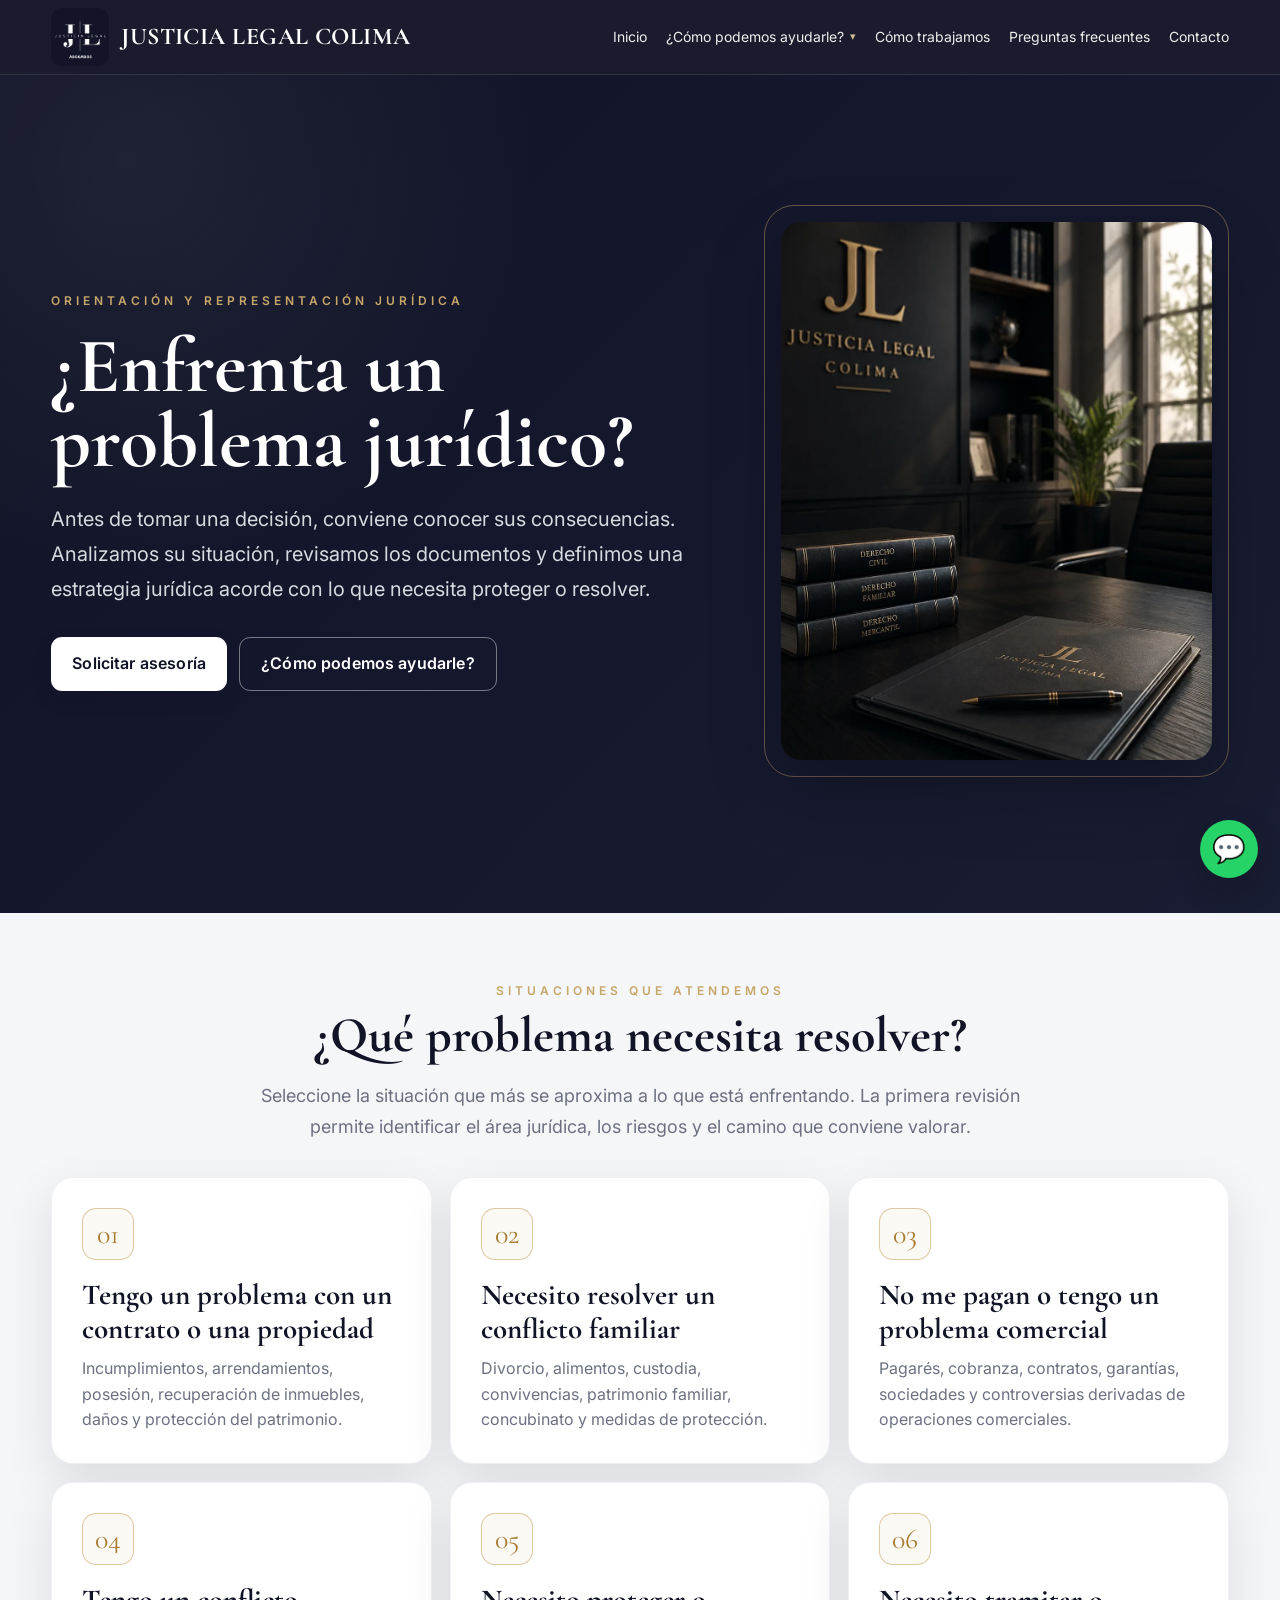
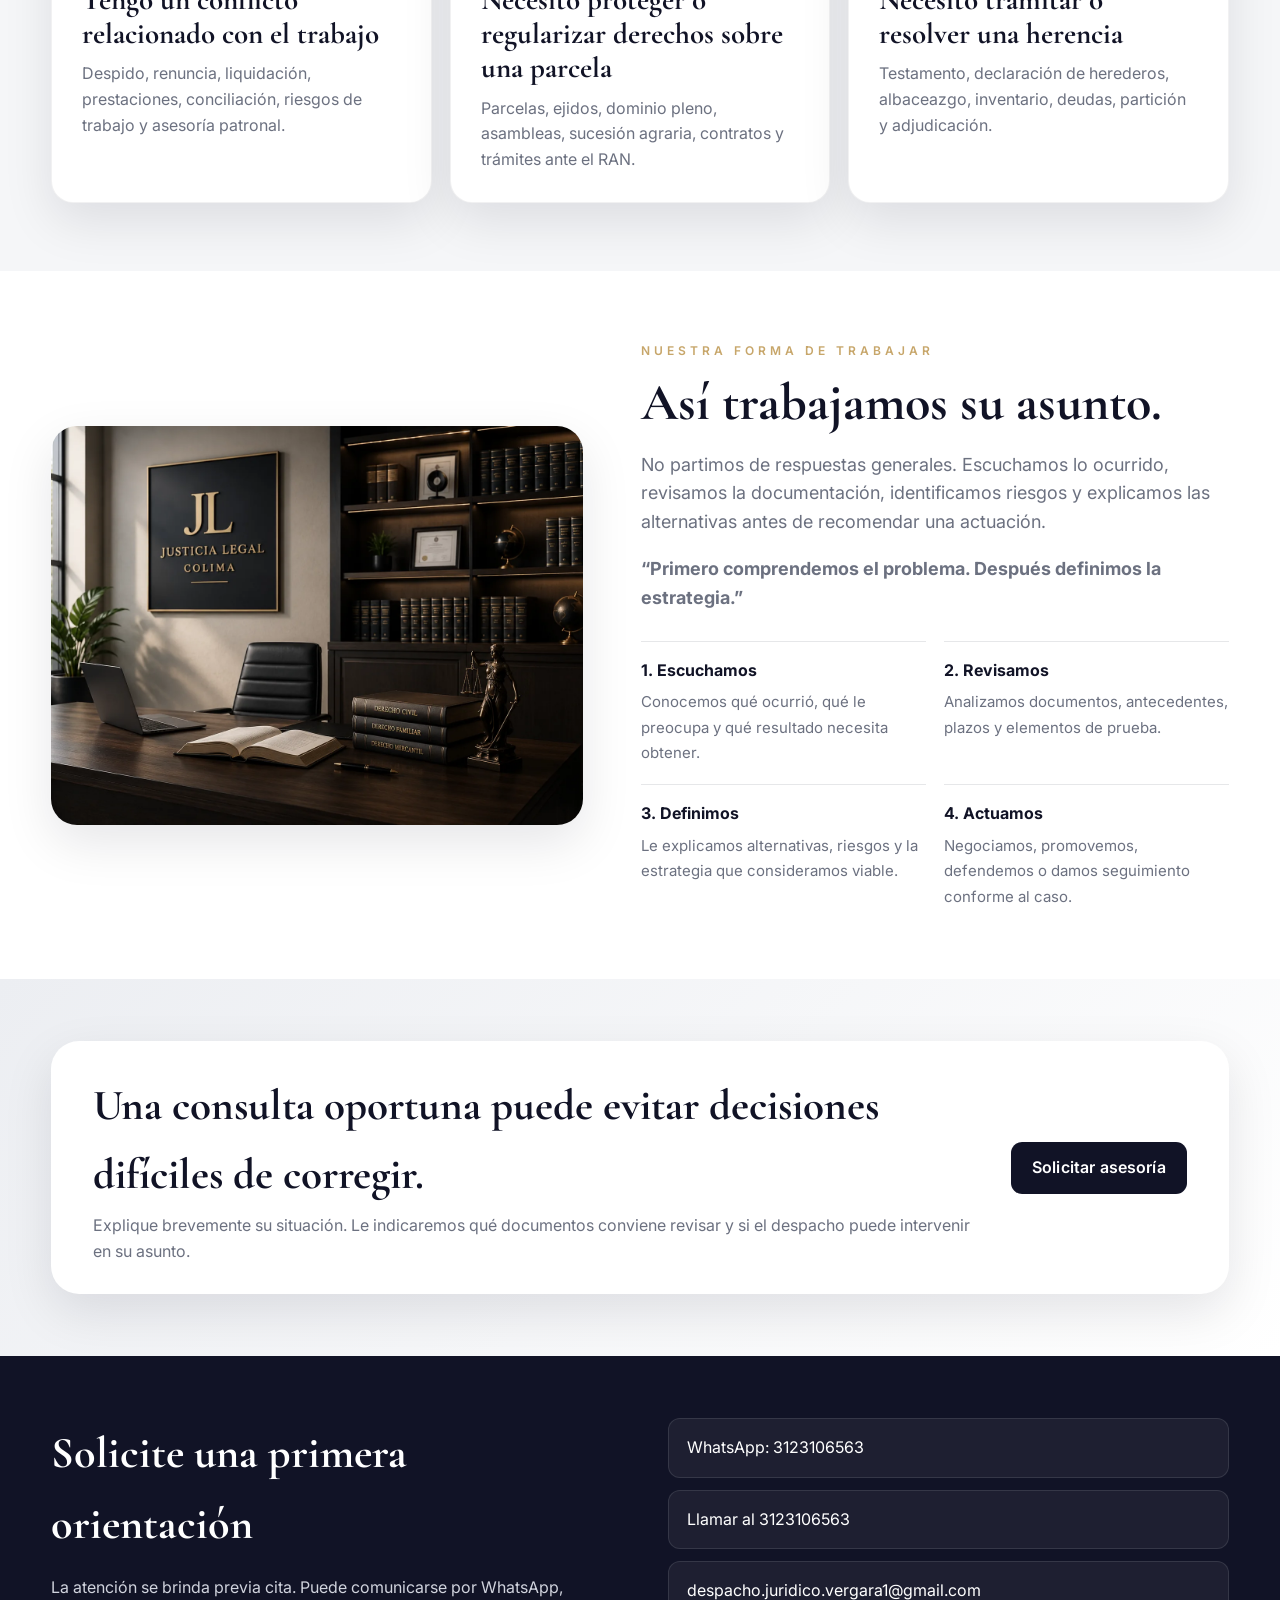
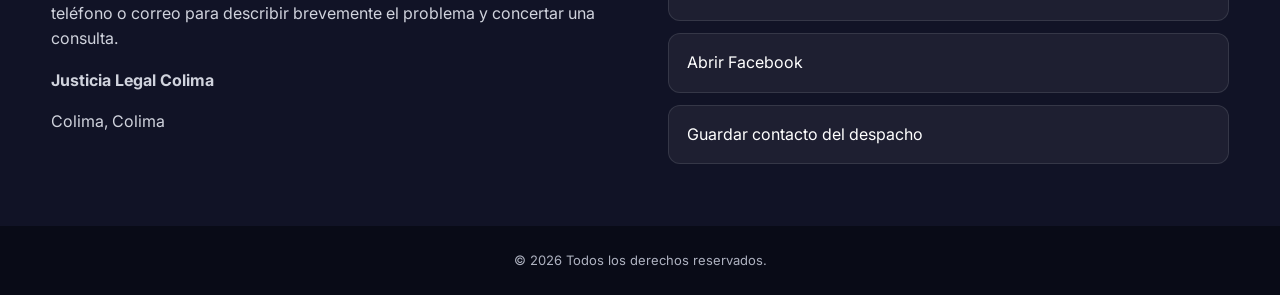
<file: index.html>
<!DOCTYPE html>

<html lang="es">
<head>
<meta charset="utf-8"/>
<meta content="width=device-width,initial-scale=1" name="viewport"/><link href="favicon.ico" rel="icon"/><link href="favicon-32.png" rel="icon" sizes="32x32"/><link href="favicon-192.png" rel="apple-touch-icon" sizes="192x192"/><link href="manifest.webmanifest" rel="manifest"/>
<title id="tituloPagina">Justicia Legal Colima</title>
<meta content="Justicia Legal Colima. Asesoría y representación para resolver conflictos civiles, familiares, mercantiles, laborales, agrarios y sucesorios." name="description"/>
<link href="https://fonts.googleapis.com" rel="preconnect"/>
<link crossorigin="" href="https://fonts.gstatic.com" rel="preconnect"/>
<link href="https://fonts.googleapis.com/css2?family=Cormorant+Garamond:wght@500;600;700&amp;family=Inter:wght@300;400;500;600&amp;display=swap" rel="stylesheet"/>
<link href="css/estilos.min.css" rel="stylesheet"/>
<meta content="#111326" name="theme-color"/><link as="image" fetchpriority="high" href="imagenes/portada1.webp" rel="preload" type="image/webp"/><meta content="Justicia Legal Colima" property="og:title"/><meta content="Justicia Legal Colima. Asesoría y representación para resolver conflictos civiles, familiares, mercantiles, laborales, agrarios y sucesorios." property="og:description"/><meta content="website" property="og:type"/><meta content="Justicia Legal Colima" property="og:site_name"/><meta content="summary" name="twitter:card"/></head>
<body>
<header>
<div class="container nav">
<div class="brand">
<img alt="Logotipo del despacho" decoding="async" id="logo" loading="lazy"/>
<div>
<div class="brand-name" id="marca"></div>
<div class="brand-sub" id="submarca"></div>
</div>
</div>
<nav>
<a href="#inicio">Inicio</a>
<div class="dropdown">
<a aria-haspopup="true" href="#servicios">¿Cómo podemos ayudarle?</a>
<div aria-label="Áreas jurídicas" class="dropdown-menu">
<a href="paginas/derecho-civil.html">Derecho Civil</a>
<a href="paginas/derecho-familiar.html">Derecho Familiar</a>
<a href="paginas/derecho-mercantil.html">Derecho Mercantil</a>
<a href="paginas/derecho-laboral.html">Derecho Laboral</a>
<a href="paginas/derecho-agrario.html">Derecho Agrario</a>
<a href="paginas/sucesiones.html">Sucesiones</a>
</div>
</div>
<a href="#despacho">Cómo trabajamos</a>
<a href="paginas/preguntas-frecuentes.html">Preguntas frecuentes</a>
<a href="#contacto">Contacto</a>
</nav>
</div>
</header>
<main>
<section class="hero" id="inicio">
<div class="container hero-grid">
<div>
<div class="eyebrow">Orientación y representación jurídica</div>
<h1 id="frasePrincipal"></h1>
<p id="fraseSecundaria"></p>
<div class="actions">
<a class="btn btn-primary whatsapp" rel="noopener" target="_blank">Solicitar asesoría</a>
<a class="btn btn-secondary" href="#servicios">¿Cómo podemos ayudarle?</a>
</div>
</div>
<div class="hero-media">
<img alt="Imagen principal" decoding="async" id="imagenPortada" loading="lazy"/>
</div>
</div>
</section>
<section id="servicios">
<div class="container">
<div class="section-heading center">
<div class="kicker">Situaciones que atendemos</div>
<h2>¿Qué problema necesita resolver?</h2>
<p>Seleccione la situación que más se aproxima a lo que está enfrentando. La primera revisión permite identificar el área jurídica, los riesgos y el camino que conviene valorar.</p>
</div>
<div class="services-grid" id="listaServicios"></div>
</div>
</section>
<section class="about" id="despacho">
<div class="container about-grid">
<div class="about-media">
<img alt="Imagen editorial del despacho" decoding="async" id="imagenDespacho" loading="lazy"/>
</div>
<div class="about-copy">
<div class="kicker">Nuestra forma de trabajar</div>
<h2 id="tituloDespacho"></h2>
<p id="descripcionDespacho"></p>
<p><strong id="fraseInstitucional"></strong></p>
<div class="values-grid" id="listaValores"></div>
</div>
</div>
</section>
<section class="cta">
<div class="container">
<div class="cta-box">
<div>
<h2>Una consulta oportuna puede evitar decisiones difíciles de corregir.</h2>
<p>Explique brevemente su situación. Le indicaremos qué documentos conviene revisar y si el despacho puede intervenir en su asunto.</p>
</div>
<a class="btn whatsapp" rel="noopener" target="_blank">Solicitar asesoría</a>
</div>
</div>
</section>
<section class="contact" id="contacto">
<div class="container contact-grid">
<div>
<h2>Solicite una primera orientación</h2>
<p>La atención se brinda previa cita. Puede comunicarse por WhatsApp, teléfono o correo para describir brevemente el problema y concertar una consulta.</p>
<p><strong id="nombreDespachoContacto"></strong></p>
<p id="domicilio"></p>
</div>
<div class="contact-links">
<a id="linkWhatsApp" target="_blank"></a>
<a id="linkTelefono"></a>
<a id="linkCorreo"></a>
<a id="linkFacebook" target="_blank">Abrir Facebook</a>
<a download="" href="contacto.vcf">Guardar contacto del despacho</a>
</div>
</div>
</section>
</main>
<a aria-label="WhatsApp" class="float-wa whatsapp" rel="noopener" target="_blank">💬</a>
<footer id="pie"></footer>
<script src="DATOS_EDITABLES.js"></script><script src="js/sitio.min.js"></script>
<script>
const $ = id => document.getElementById(id);

$("tituloPagina").textContent = DATOS.nombreDespacho;
$("logo").src = DATOS.logo;
$("marca").textContent = DATOS.nombreDespacho.toUpperCase();
$("submarca").textContent = DATOS.subtituloMarca.toUpperCase();
$("frasePrincipal").textContent = DATOS.frasePrincipal;
$("fraseSecundaria").textContent = DATOS.fraseSecundaria;
$("imagenPortada").src = DATOS.imagenPortada;
$("imagenDespacho").src = DATOS.imagenDespacho;
$("tituloDespacho").textContent = DATOS.tituloDespacho;
$("descripcionDespacho").textContent = DATOS.descripcionDespacho;
$("fraseInstitucional").textContent = "“" + DATOS.fraseInstitucional + "”";
$("nombreDespachoContacto").textContent = DATOS.nombreDespacho;
$("domicilio").textContent = DATOS.domicilio;
$("pie").textContent = "© " + new Date().getFullYear() + " Todos los derechos reservados.";

const numero = DATOS.ladaPais + DATOS.telefono.replace(/\D/g,"");
const wa = "https://wa.me/" + numero + "?text=" + encodeURIComponent(DATOS.mensajeWhatsApp);

document.querySelectorAll(".whatsapp").forEach(a => a.href = wa);
$("linkWhatsApp").href = wa;
$("linkWhatsApp").textContent = "WhatsApp: " + DATOS.telefono;
$("linkTelefono").href = "tel:+" + numero;
$("linkTelefono").textContent = "Llamar al " + DATOS.telefono;
$("linkCorreo").href = "mailto:" + DATOS.correo;
$("linkCorreo").textContent = DATOS.correo;
$("linkFacebook").href = DATOS.facebook;

$("listaServicios").innerHTML = DATOS.servicios.map(s => `
  <a class="service-card" href="${s.enlace}">
    <div class="service-icon">${s.numero || s.icono || ""}</div>
    <h3>${s.titulo}</h3>
    <p>${s.descripcion}</p>
  </a>
`).join("");

$("listaValores").innerHTML = DATOS.valores.map(v => `
  <div class="value">
    <b>${v.titulo}</b>
    <span>${v.texto}</span>
  </div>
`).join("");
</script>
</body>
</html>
</file>
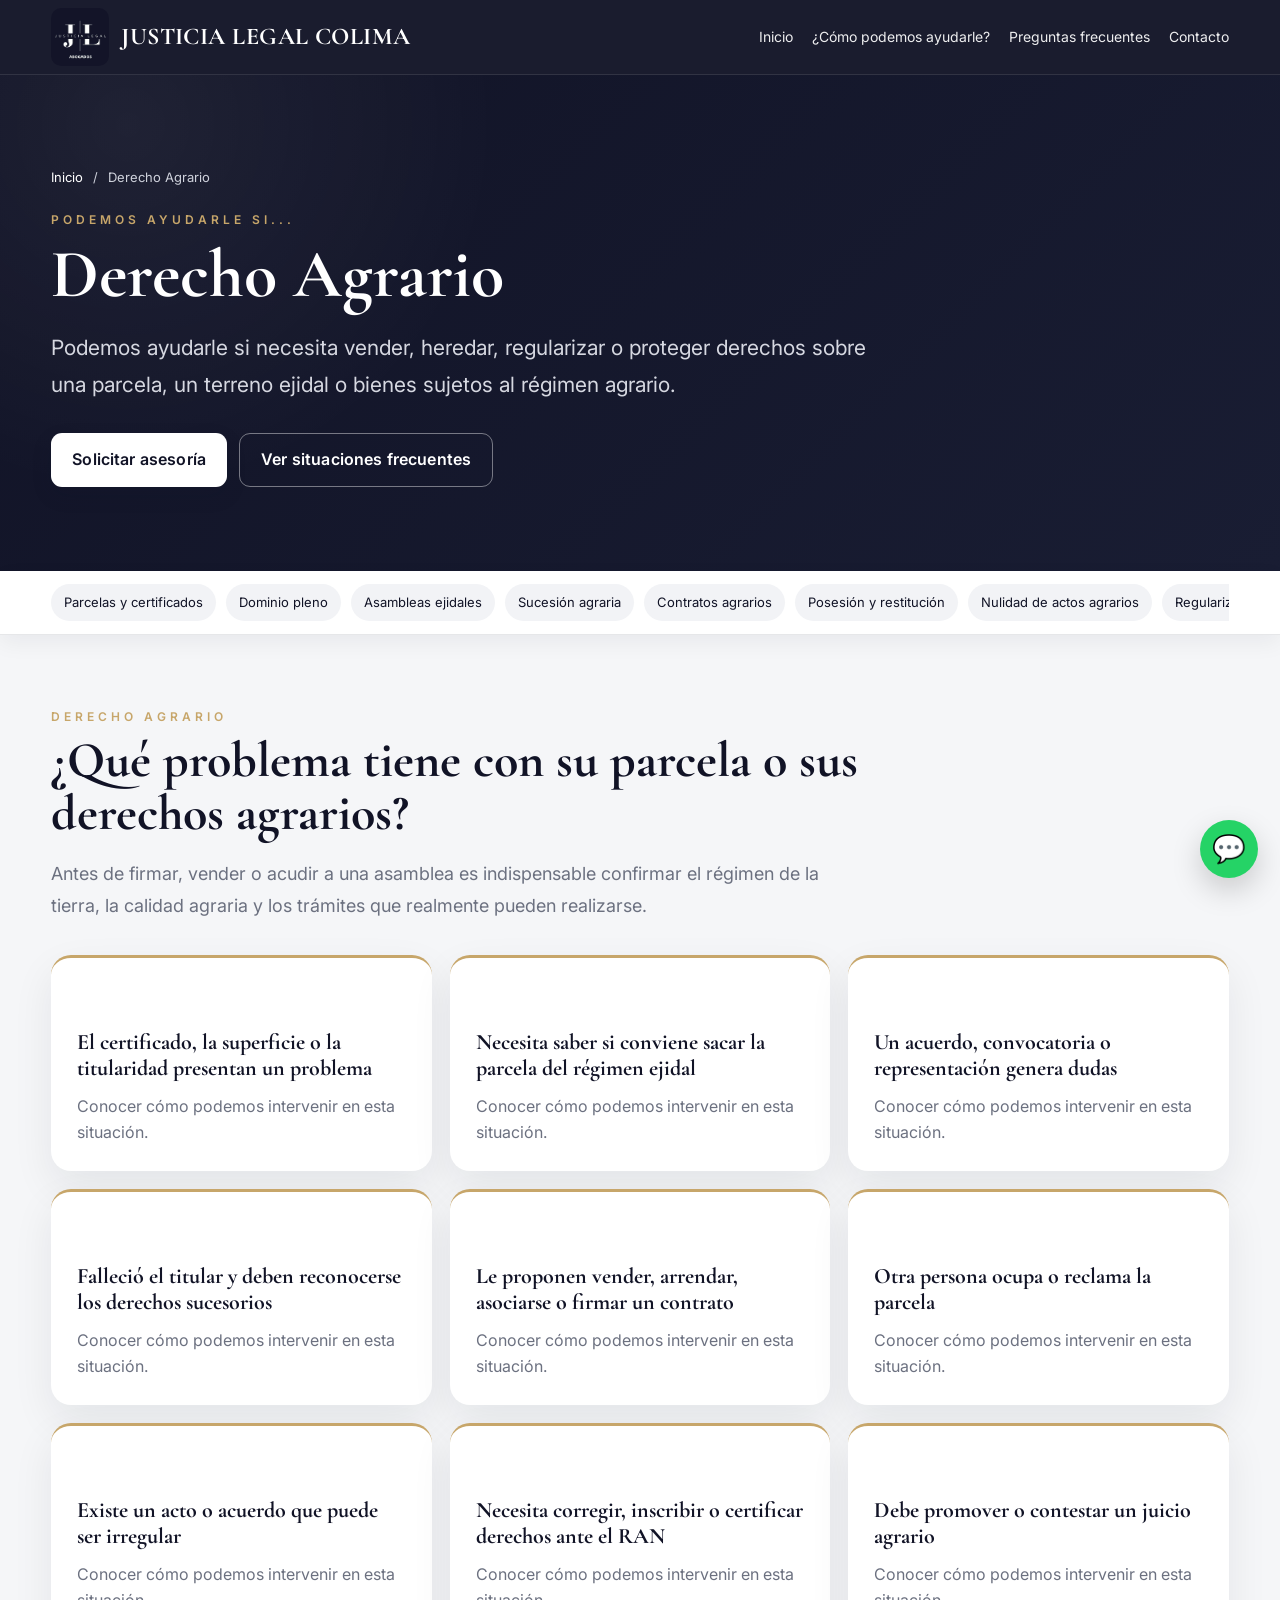
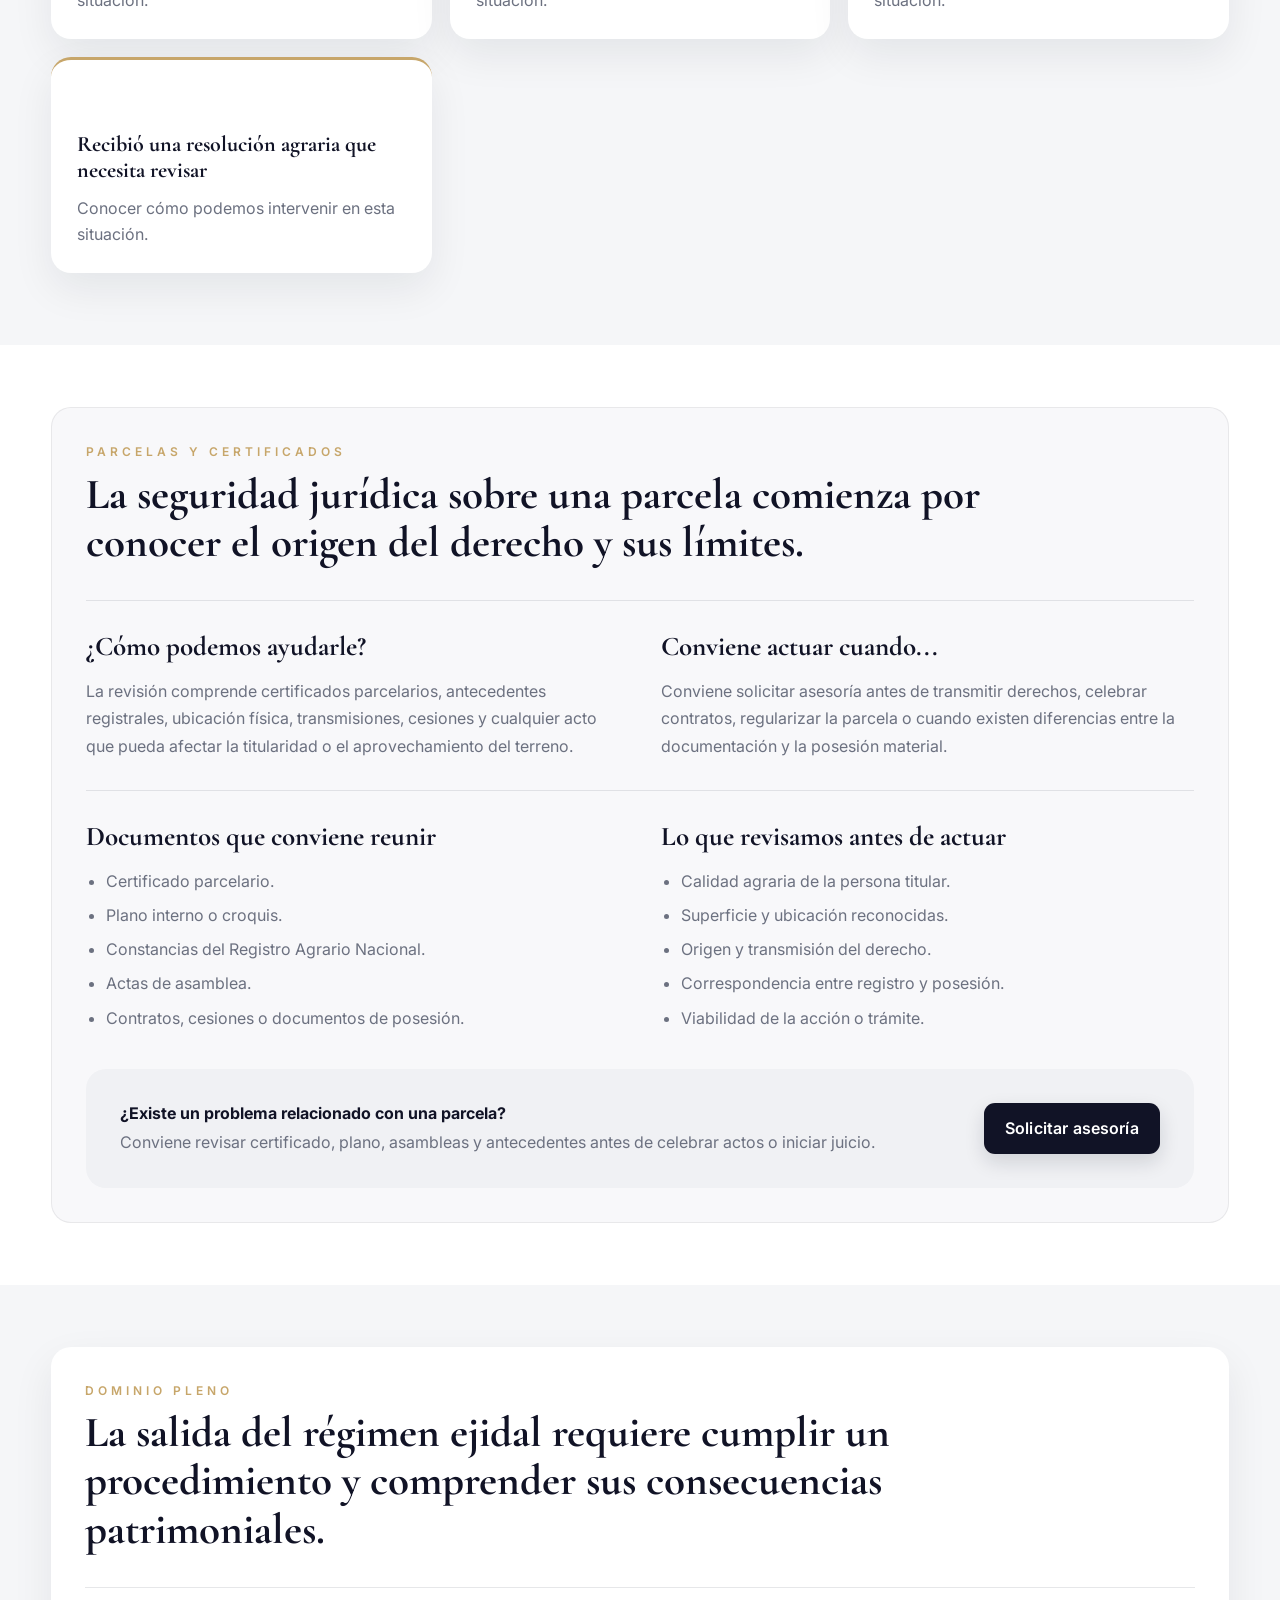
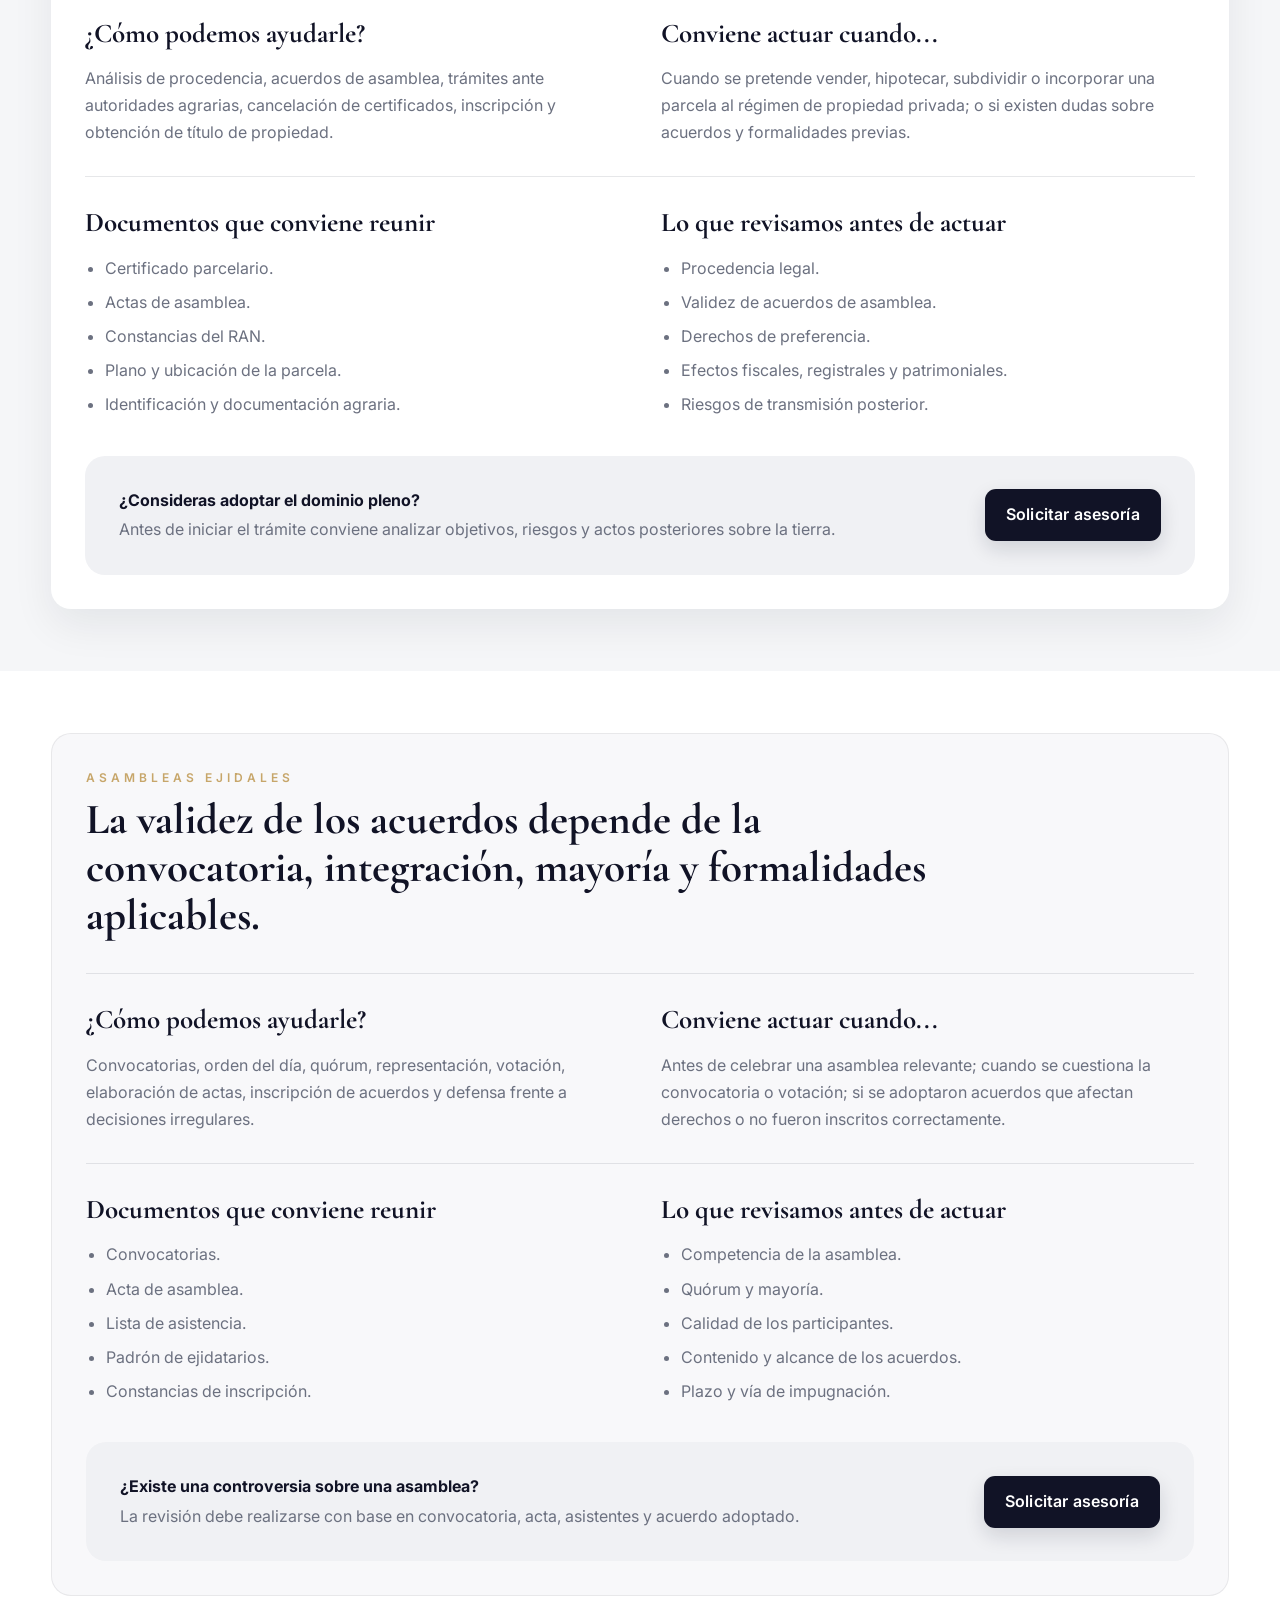
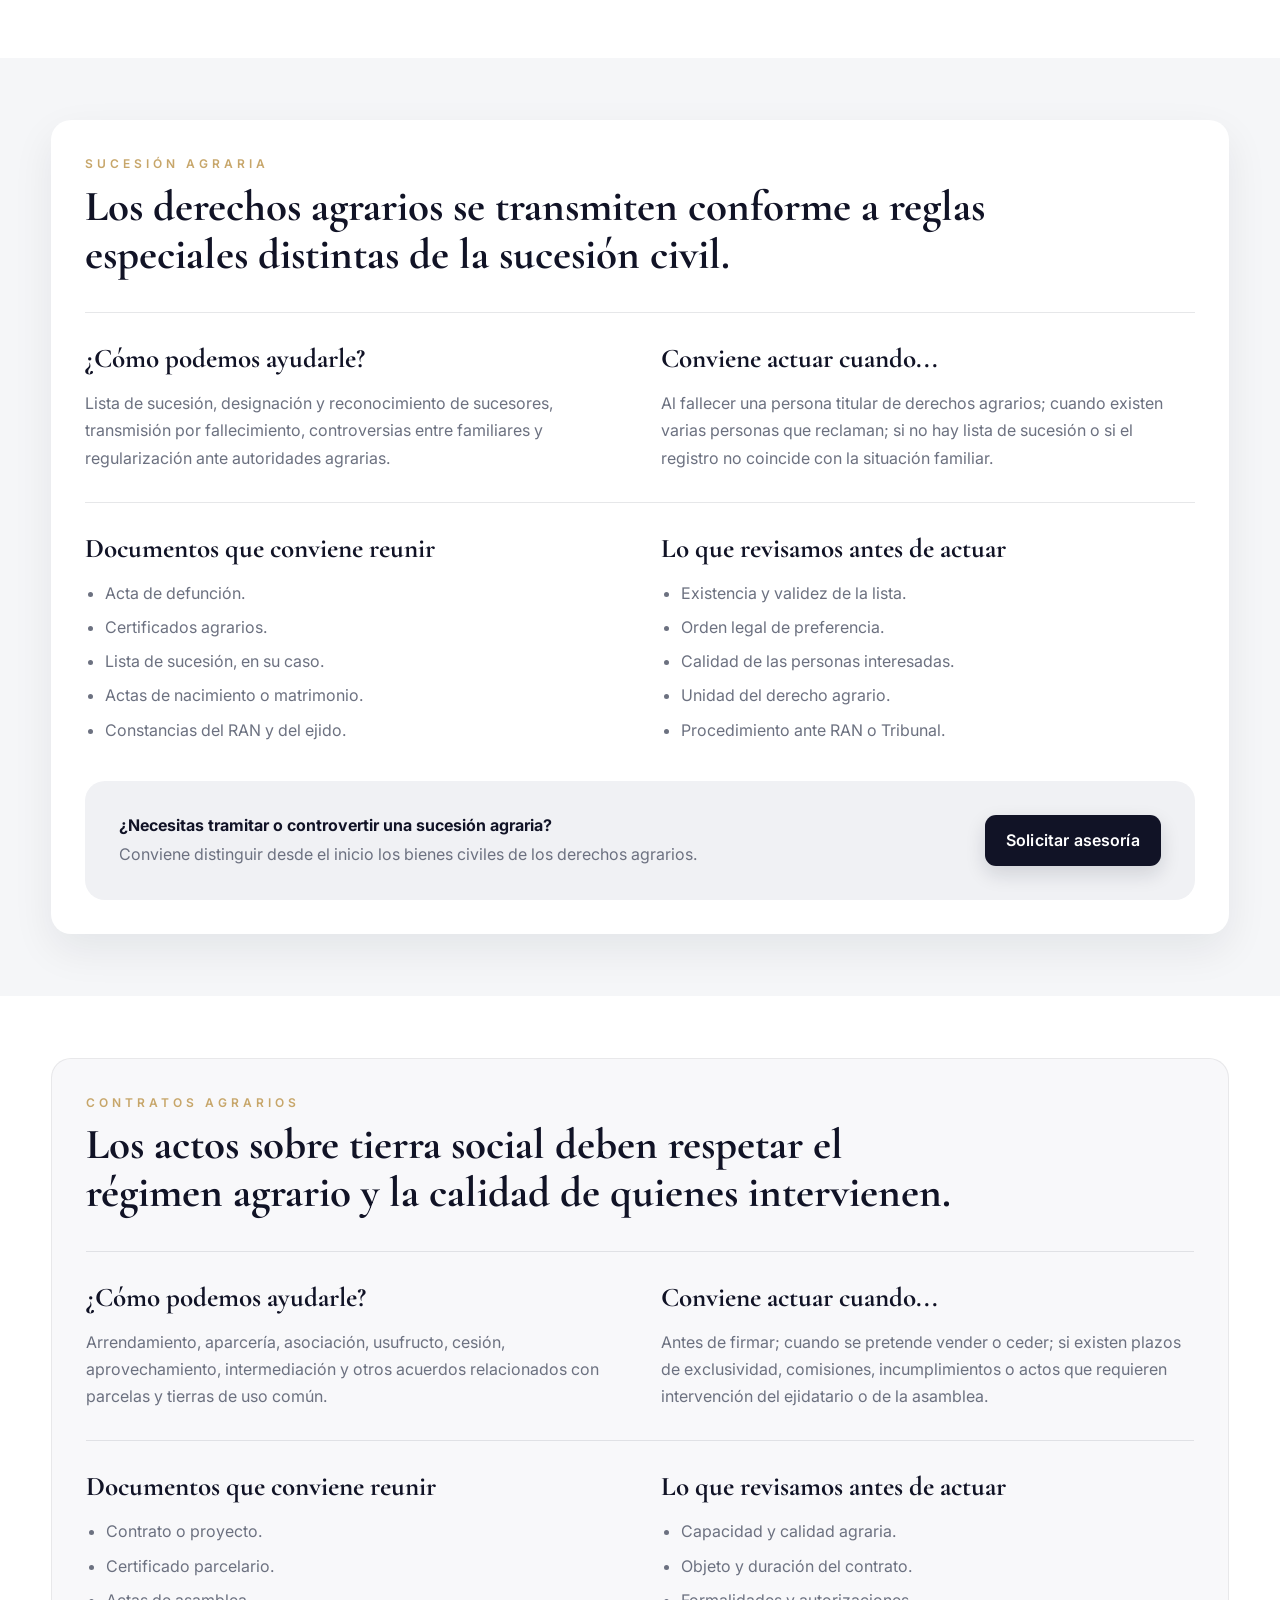
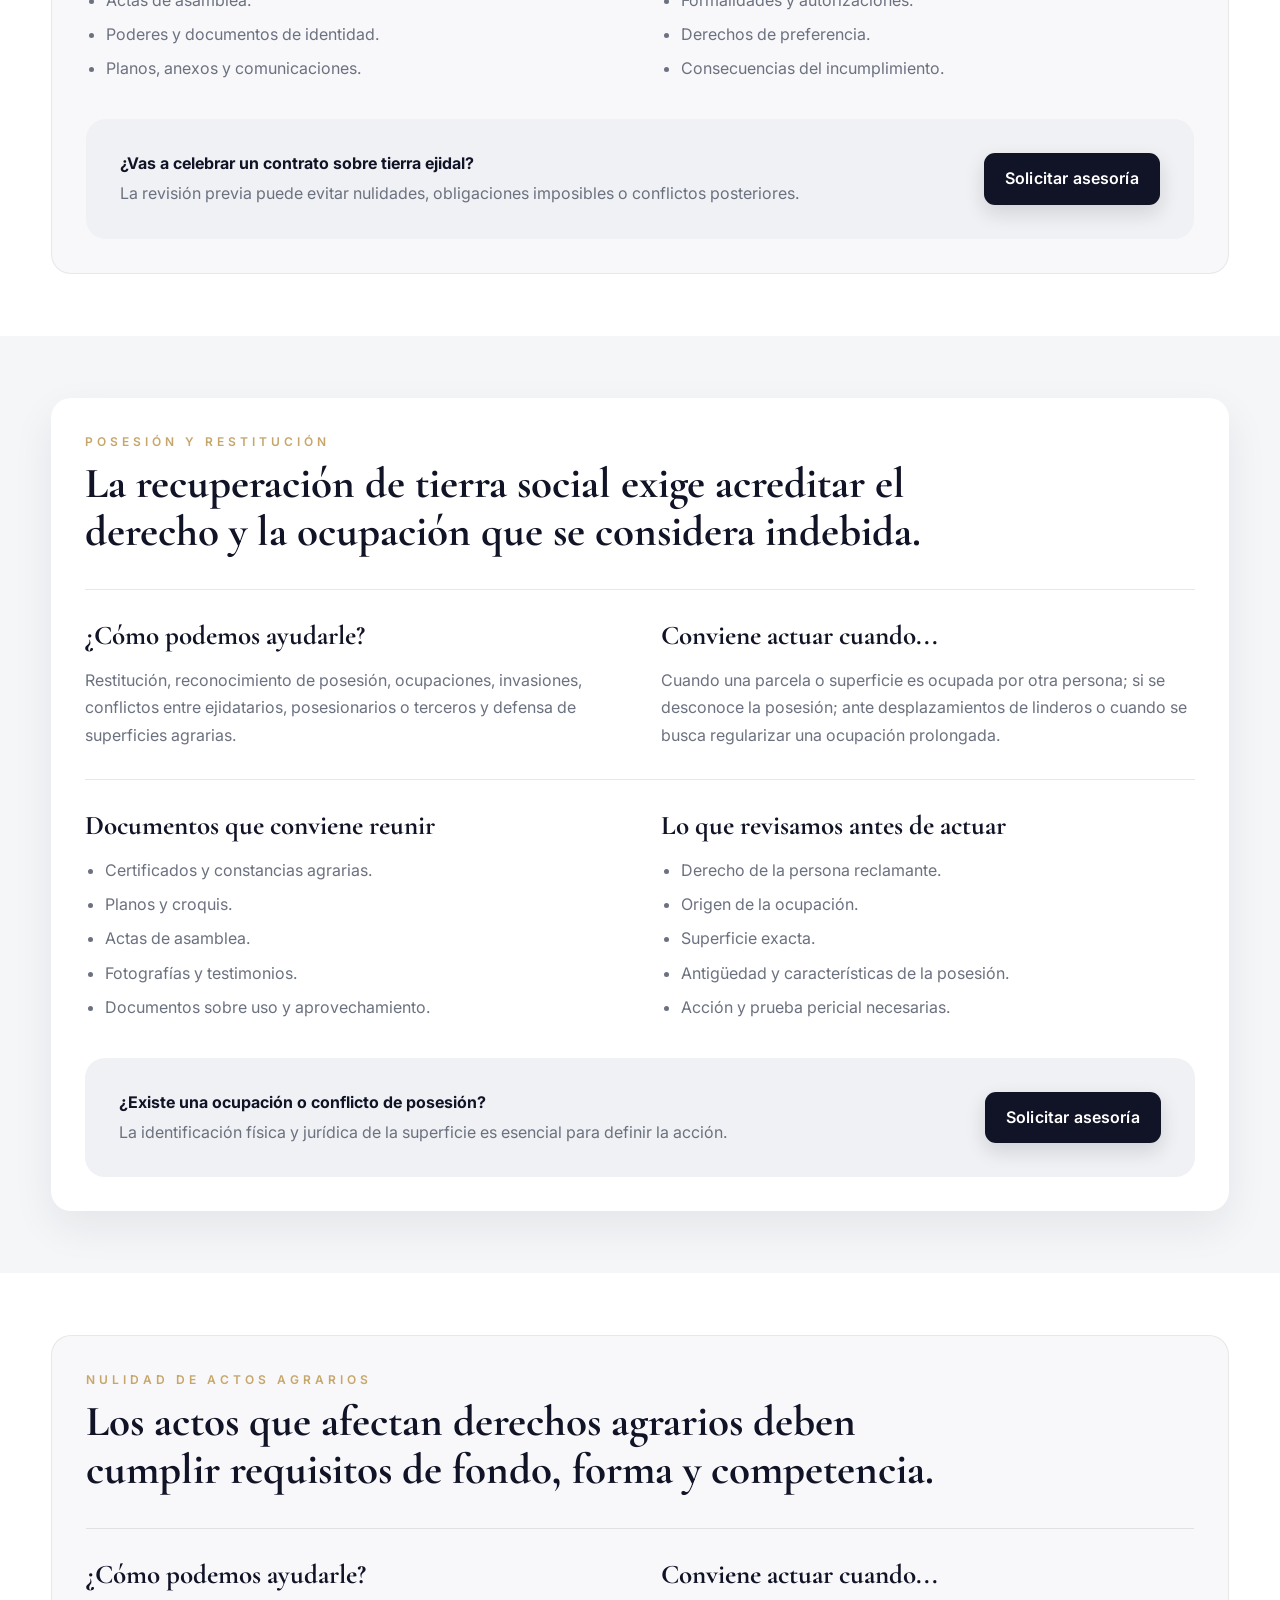
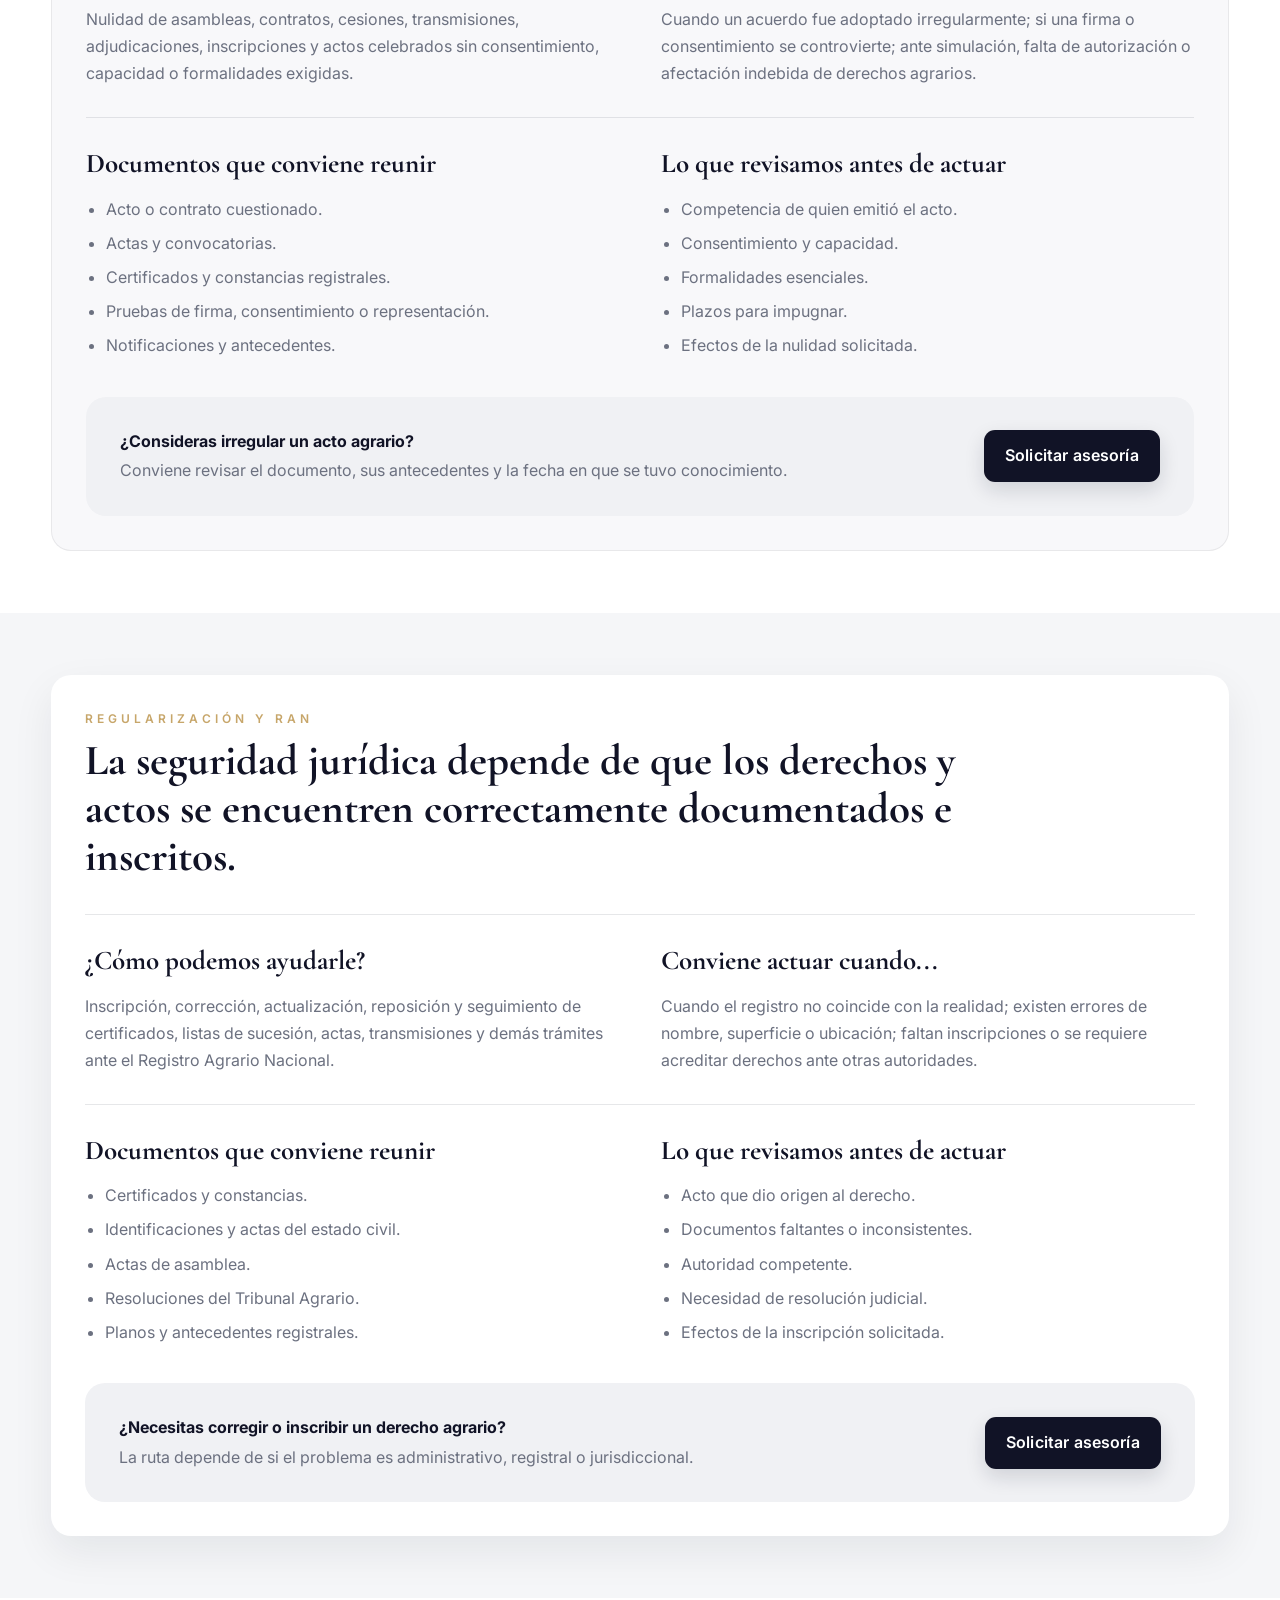
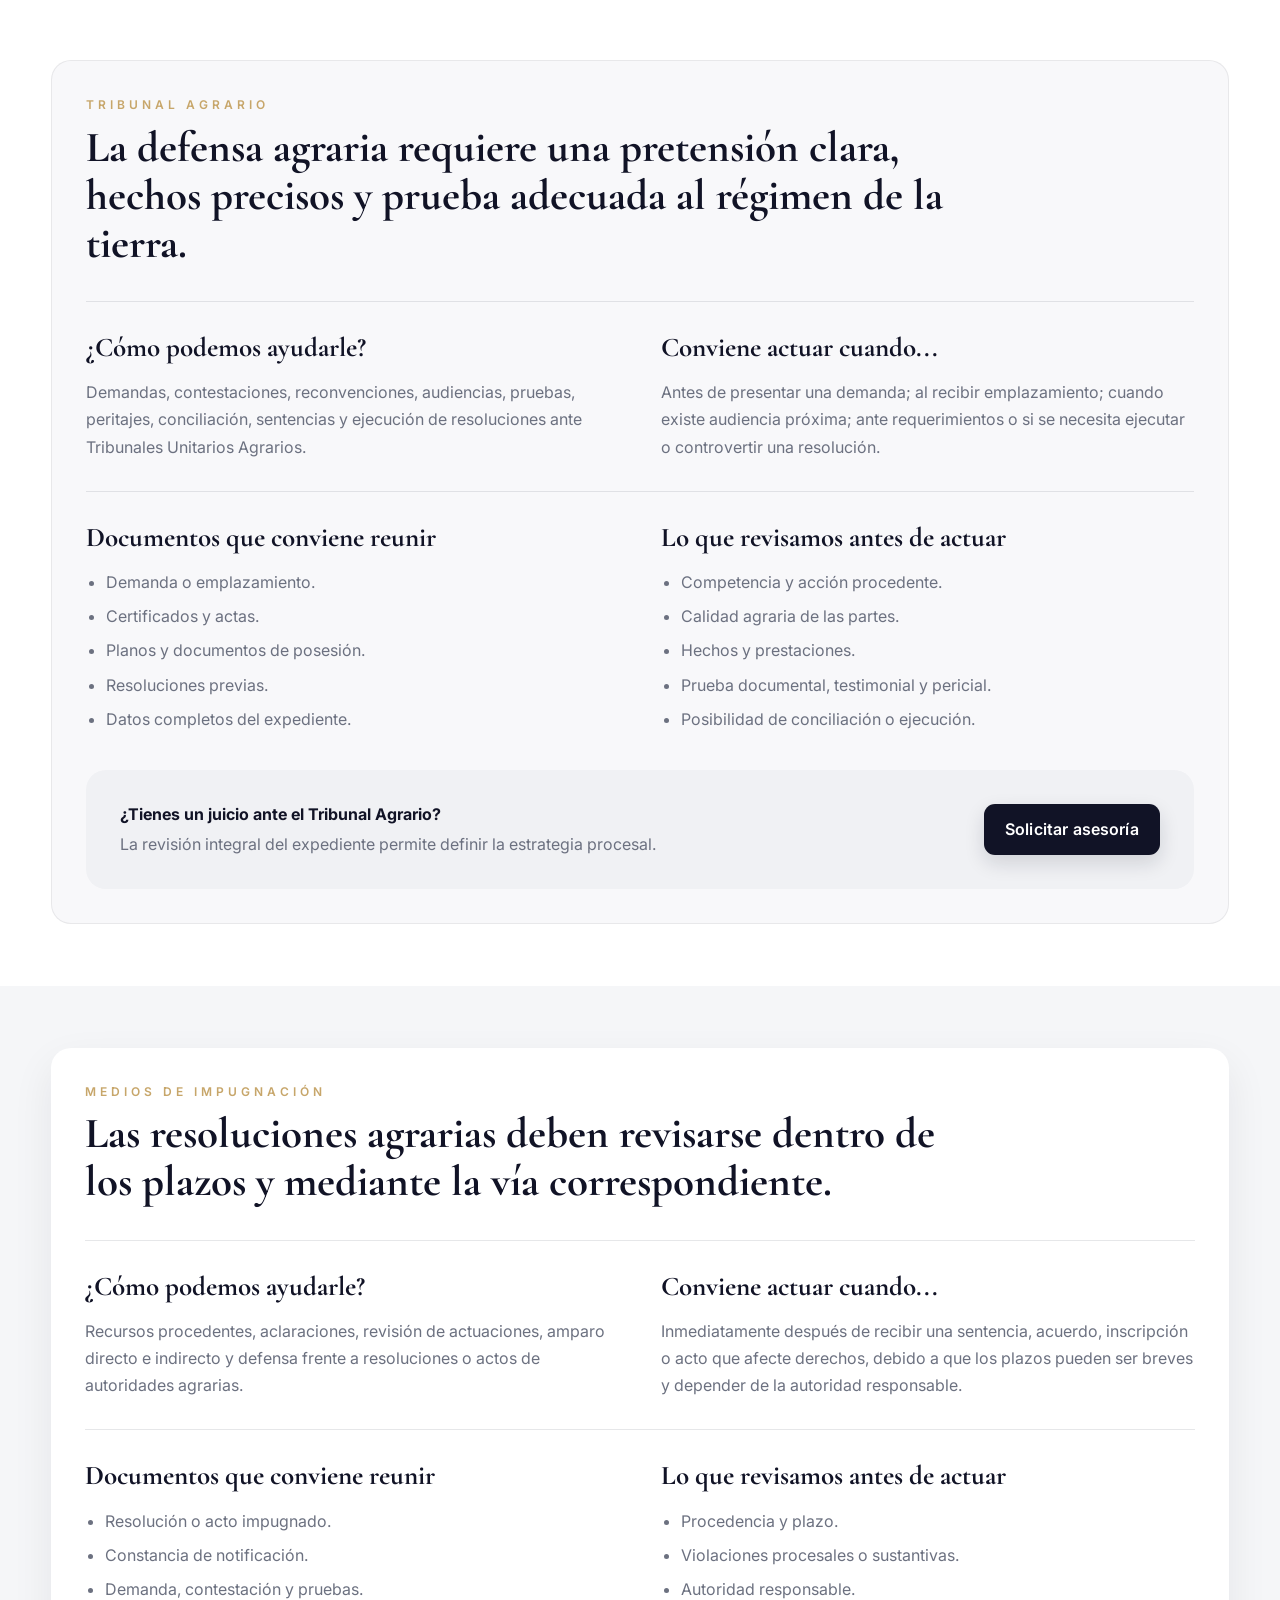
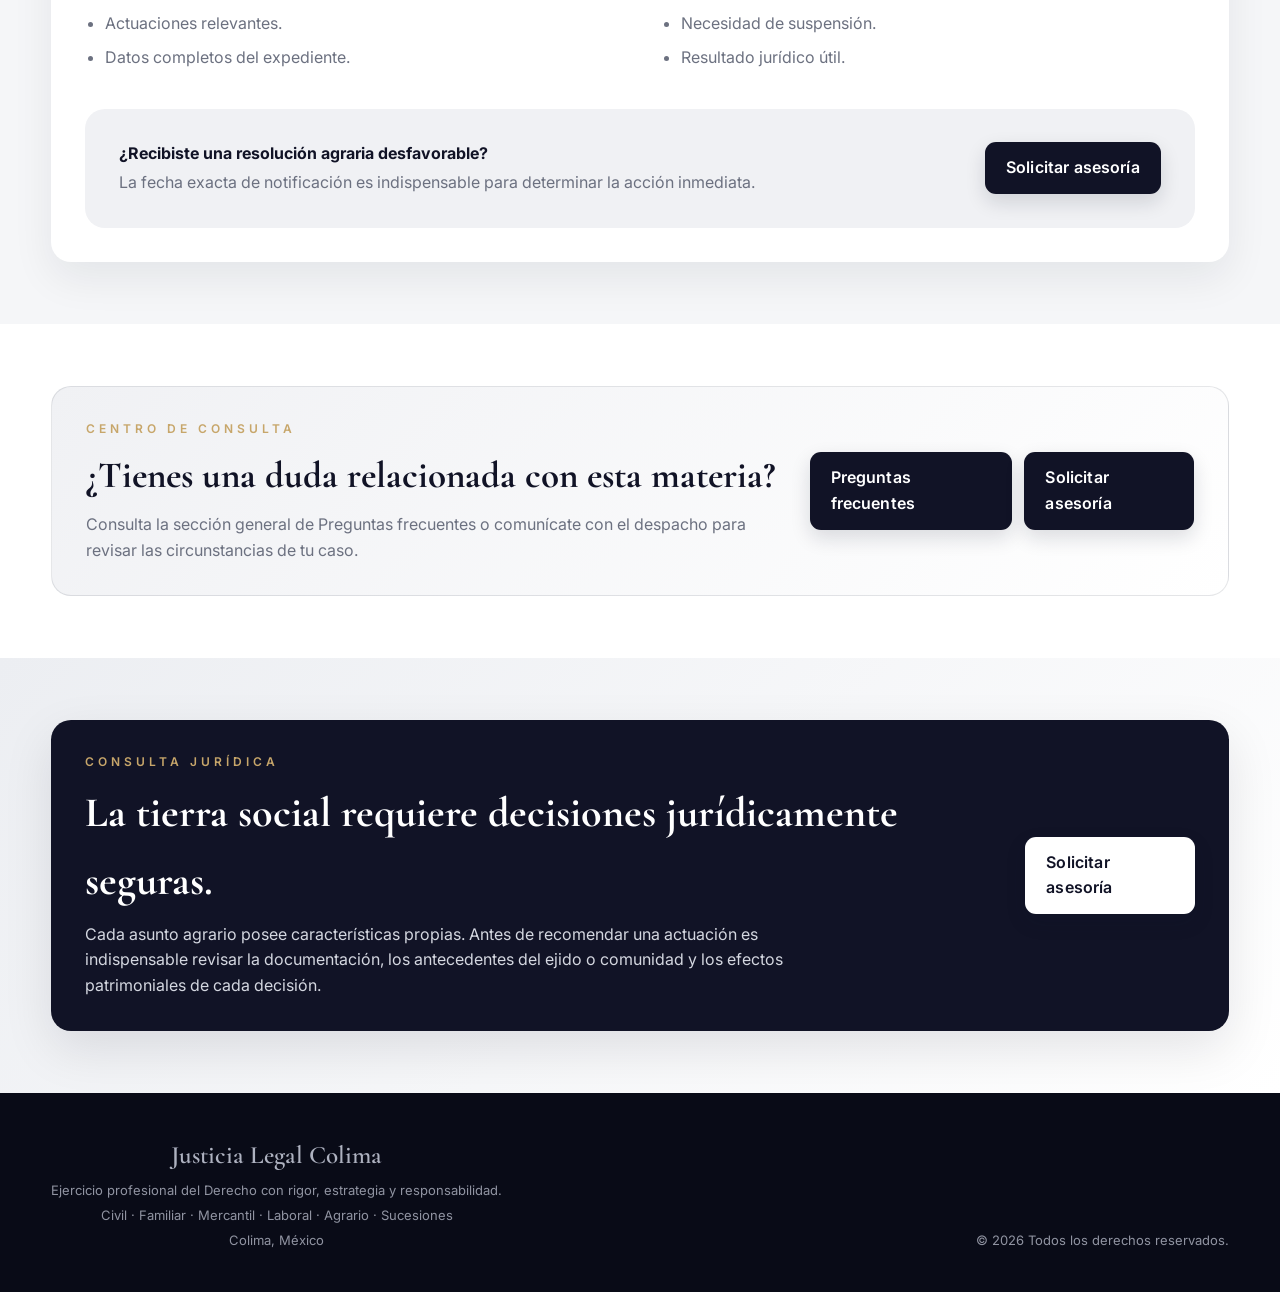
<file: paginas/derecho-agrario.html>
<!DOCTYPE html>

<html lang="es">
<head>
<meta charset="utf-8"/>
<meta content="width=device-width,initial-scale=1" name="viewport"/><link href="../favicon.ico" rel="icon"/><link href="../favicon-32.png" rel="icon" sizes="32x32"/><link href="../favicon-192.png" rel="apple-touch-icon" sizes="192x192"/><link href="../manifest.webmanifest" rel="manifest"/>
<title>Derecho Agrario en Colima | Justicia Legal Colima</title>
<meta content="Asesoría y representación en parcelas, certificados parcelarios, dominio pleno, asambleas ejidales, sucesión agraria, contratos y juicios agrarios en Colima." name="description"/>
<meta content="index,follow" name="robots"/>
<meta content="Derecho Agrario en Colima | Justicia Legal Colima" property="og:title"/>
<meta content="Asesoría y representación en parcelas, certificados parcelarios, dominio pleno, asambleas ejidales, sucesión agraria, contratos y juicios agrarios en Colima." property="og:description"/>
<meta content="website" property="og:type"/>
<link href="https://fonts.googleapis.com" rel="preconnect"/>
<link crossorigin="" href="https://fonts.gstatic.com" rel="preconnect"/>
<link href="https://fonts.googleapis.com/css2?family=Cormorant+Garamond:wght@500;600;700&amp;family=Inter:wght@300;400;500;600&amp;display=swap" rel="stylesheet"/>
<link href="../css/estilos.min.css" rel="stylesheet"/>
<meta content="#111326" name="theme-color"/><meta content="Justicia Legal Colima" property="og:site_name"/><meta content="summary" name="twitter:card"/></head>
<body>
<header class="site-header">
<div class="container nav">
<a aria-label="Justicia Legal Colima" class="brand" href="../index.html">
<img alt="Logotipo de Justicia Legal Colima" decoding="async" src="../imagenes/logo_justicia_legal.webp"/>
<div class="brand-name">JUSTICIA LEGAL COLIMA</div>
</a>
<nav aria-label="Navegación principal">
<a href="../index.html">Inicio</a>
<a href="../index.html#servicios">¿Cómo podemos ayudarle?</a>
<a href="../paginas/preguntas-frecuentes.html">Preguntas frecuentes</a>
<a href="../index.html#contacto">Contacto</a>
</nav>
</div>
</header>
<main>
<section class="page-hero">
<div class="container">
<div class="breadcrumb">
<a href="../index.html">Inicio</a>
<span>/</span>
<span>Derecho Agrario</span>
</div>
<div class="eyebrow">Podemos ayudarle si...</div>
<h1>Derecho Agrario</h1>
<p class="page-hero-copy">Podemos ayudarle si necesita vender, heredar, regularizar o proteger derechos sobre una parcela, un terreno ejidal o bienes sujetos al régimen agrario.</p>
<div class="actions">
<a class="btn btn-primary whatsapp" rel="noopener" target="_blank">Solicitar asesoría</a>
<a class="btn btn-secondary" href="#areas">Ver situaciones frecuentes</a>
</div>
</div>
</section>
<div aria-label="Navegación de Derecho Agrario" class="subnav">
<div class="container">
<a href="#parcelas">Parcelas y certificados</a>
<a href="#dominio-pleno">Dominio pleno</a>
<a href="#asambleas">Asambleas ejidales</a>
<a href="#sucesion">Sucesión agraria</a>
<a href="#contratos">Contratos agrarios</a>
<a href="#posesion">Posesión y restitución</a>
<a href="#nulidad">Nulidad de actos agrarios</a>
<a href="#regularizacion">Regularización y RAN</a>
<a href="#tribunal">Tribunal Agrario</a>
<a href="#impugnacion">Medios de impugnación</a>
</div>
</div>
<section id="areas">
<div class="container">
<div class="section-heading">
<div class="kicker">Derecho Agrario</div>
<h2>¿Qué problema tiene con su parcela o sus derechos agrarios?</h2>
<p>Antes de firmar, vender o acudir a una asamblea es indispensable confirmar el régimen de la tierra, la calidad agraria y los trámites que realmente pueden realizarse.</p>
</div>
<div class="practice-grid">
<a class="practice-link" href="#parcelas">
<h3>El certificado, la superficie o la titularidad presentan un problema</h3>
<p>Conocer cómo podemos intervenir en esta situación.</p>
</a>
<a class="practice-link" href="#dominio-pleno">
<h3>Necesita saber si conviene sacar la parcela del régimen ejidal</h3>
<p>Conocer cómo podemos intervenir en esta situación.</p>
</a>
<a class="practice-link" href="#asambleas">
<h3>Un acuerdo, convocatoria o representación genera dudas</h3>
<p>Conocer cómo podemos intervenir en esta situación.</p>
</a>
<a class="practice-link" href="#sucesion">
<h3>Falleció el titular y deben reconocerse los derechos sucesorios</h3>
<p>Conocer cómo podemos intervenir en esta situación.</p>
</a>
<a class="practice-link" href="#contratos">
<h3>Le proponen vender, arrendar, asociarse o firmar un contrato</h3>
<p>Conocer cómo podemos intervenir en esta situación.</p>
</a>
<a class="practice-link" href="#posesion">
<h3>Otra persona ocupa o reclama la parcela</h3>
<p>Conocer cómo podemos intervenir en esta situación.</p>
</a>
<a class="practice-link" href="#nulidad">
<h3>Existe un acto o acuerdo que puede ser irregular</h3>
<p>Conocer cómo podemos intervenir en esta situación.</p>
</a>
<a class="practice-link" href="#regularizacion">
<h3>Necesita corregir, inscribir o certificar derechos ante el RAN</h3>
<p>Conocer cómo podemos intervenir en esta situación.</p>
</a>
<a class="practice-link" href="#tribunal">
<h3>Debe promover o contestar un juicio agrario</h3>
<p>Conocer cómo podemos intervenir en esta situación.</p>
</a>
<a class="practice-link" href="#impugnacion">
<h3>Recibió una resolución agraria que necesita revisar</h3>
<p>Conocer cómo podemos intervenir en esta situación.</p>
</a>
</div>
</div>
</section>
<section class="topic-section light" id="parcelas">
<div class="container">
<article class="topic-panel">
<div class="topic-heading">
<div class="kicker">Parcelas y certificados</div>
<h2>La seguridad jurídica sobre una parcela comienza por conocer el origen del derecho y sus límites.</h2>
</div>
<div class="topic-columns">
<div>
<h3>¿Cómo podemos ayudarle?</h3>
<p>La revisión comprende certificados parcelarios, antecedentes registrales, ubicación física, transmisiones, cesiones y cualquier acto que pueda afectar la titularidad o el aprovechamiento del terreno.</p>
</div>
<div>
<h3>Conviene actuar cuando...</h3>
<p>Conviene solicitar asesoría antes de transmitir derechos, celebrar contratos, regularizar la parcela o cuando existen diferencias entre la documentación y la posesión material.</p>
</div>
</div>
<div class="topic-columns">
<div>
<h3>Documentos que conviene reunir</h3>
<ul class="clean-list">
<li>Certificado parcelario.</li>
<li>Plano interno o croquis.</li>
<li>Constancias del Registro Agrario Nacional.</li>
<li>Actas de asamblea.</li>
<li>Contratos, cesiones o documentos de posesión.</li>
</ul>
</div>
<div>
<h3>Lo que revisamos antes de actuar</h3>
<ul class="clean-list">
<li>Calidad agraria de la persona titular.</li>
<li>Superficie y ubicación reconocidas.</li>
<li>Origen y transmisión del derecho.</li>
<li>Correspondencia entre registro y posesión.</li>
<li>Viabilidad de la acción o trámite.</li>
</ul>
</div>
</div>
<div class="topic-cta">
<div>
<strong>¿Existe un problema relacionado con una parcela?</strong>
<p>Conviene revisar certificado, plano, asambleas y antecedentes antes de celebrar actos o iniciar juicio.</p>
</div>
<a class="btn btn-dark whatsapp" rel="noopener" target="_blank">Solicitar asesoría</a>
</div>
</article>
</div>
</section>
<section class="topic-section" id="dominio-pleno">
<div class="container">
<article class="topic-panel">
<div class="topic-heading">
<div class="kicker">Dominio pleno</div>
<h2>La salida del régimen ejidal requiere cumplir un procedimiento y comprender sus consecuencias patrimoniales.</h2>
</div>
<div class="topic-columns">
<div>
<h3>¿Cómo podemos ayudarle?</h3>
<p>
            Análisis de procedencia, acuerdos de asamblea, trámites ante autoridades agrarias, cancelación de certificados, inscripción y obtención de título de propiedad.
          </p>
</div>
<div>
<h3>Conviene actuar cuando...</h3>
<p>
            Cuando se pretende vender, hipotecar, subdividir o incorporar una parcela al régimen de propiedad privada; o si existen dudas sobre acuerdos y formalidades previas.
          </p>
</div>
</div>
<div class="topic-columns">
<div>
<h3>Documentos que conviene reunir</h3>
<ul class="clean-list">
<li>Certificado parcelario.</li>
<li>Actas de asamblea.</li>
<li>Constancias del RAN.</li>
<li>Plano y ubicación de la parcela.</li>
<li>Identificación y documentación agraria.</li>
</ul>
</div>
<div>
<h3>Lo que revisamos antes de actuar</h3>
<ul class="clean-list">
<li>Procedencia legal.</li>
<li>Validez de acuerdos de asamblea.</li>
<li>Derechos de preferencia.</li>
<li>Efectos fiscales, registrales y patrimoniales.</li>
<li>Riesgos de transmisión posterior.</li>
</ul>
</div>
</div>
<div class="topic-cta">
<div>
<strong>¿Consideras adoptar el dominio pleno?</strong>
<p>Antes de iniciar el trámite conviene analizar objetivos, riesgos y actos posteriores sobre la tierra.</p>
</div>
<a class="btn btn-dark whatsapp" rel="noopener" target="_blank">Solicitar asesoría</a>
</div>
</article>
</div>
</section>
<section class="topic-section light" id="asambleas">
<div class="container">
<article class="topic-panel">
<div class="topic-heading">
<div class="kicker">Asambleas ejidales</div>
<h2>La validez de los acuerdos depende de la convocatoria, integración, mayoría y formalidades aplicables.</h2>
</div>
<div class="topic-columns">
<div>
<h3>¿Cómo podemos ayudarle?</h3>
<p>
            Convocatorias, orden del día, quórum, representación, votación, elaboración de actas, inscripción de acuerdos y defensa frente a decisiones irregulares.
          </p>
</div>
<div>
<h3>Conviene actuar cuando...</h3>
<p>
            Antes de celebrar una asamblea relevante; cuando se cuestiona la convocatoria o votación; si se adoptaron acuerdos que afectan derechos o no fueron inscritos correctamente.
          </p>
</div>
</div>
<div class="topic-columns">
<div>
<h3>Documentos que conviene reunir</h3>
<ul class="clean-list">
<li>Convocatorias.</li>
<li>Acta de asamblea.</li>
<li>Lista de asistencia.</li>
<li>Padrón de ejidatarios.</li>
<li>Constancias de inscripción.</li>
</ul>
</div>
<div>
<h3>Lo que revisamos antes de actuar</h3>
<ul class="clean-list">
<li>Competencia de la asamblea.</li>
<li>Quórum y mayoría.</li>
<li>Calidad de los participantes.</li>
<li>Contenido y alcance de los acuerdos.</li>
<li>Plazo y vía de impugnación.</li>
</ul>
</div>
</div>
<div class="topic-cta">
<div>
<strong>¿Existe una controversia sobre una asamblea?</strong>
<p>La revisión debe realizarse con base en convocatoria, acta, asistentes y acuerdo adoptado.</p>
</div>
<a class="btn btn-dark whatsapp" rel="noopener" target="_blank">Solicitar asesoría</a>
</div>
</article>
</div>
</section>
<section class="topic-section" id="sucesion">
<div class="container">
<article class="topic-panel">
<div class="topic-heading">
<div class="kicker">Sucesión agraria</div>
<h2>Los derechos agrarios se transmiten conforme a reglas especiales distintas de la sucesión civil.</h2>
</div>
<div class="topic-columns">
<div>
<h3>¿Cómo podemos ayudarle?</h3>
<p>
            Lista de sucesión, designación y reconocimiento de sucesores, transmisión por fallecimiento, controversias entre familiares y regularización ante autoridades agrarias.
          </p>
</div>
<div>
<h3>Conviene actuar cuando...</h3>
<p>
            Al fallecer una persona titular de derechos agrarios; cuando existen varias personas que reclaman; si no hay lista de sucesión o si el registro no coincide con la situación familiar.
          </p>
</div>
</div>
<div class="topic-columns">
<div>
<h3>Documentos que conviene reunir</h3>
<ul class="clean-list">
<li>Acta de defunción.</li>
<li>Certificados agrarios.</li>
<li>Lista de sucesión, en su caso.</li>
<li>Actas de nacimiento o matrimonio.</li>
<li>Constancias del RAN y del ejido.</li>
</ul>
</div>
<div>
<h3>Lo que revisamos antes de actuar</h3>
<ul class="clean-list">
<li>Existencia y validez de la lista.</li>
<li>Orden legal de preferencia.</li>
<li>Calidad de las personas interesadas.</li>
<li>Unidad del derecho agrario.</li>
<li>Procedimiento ante RAN o Tribunal.</li>
</ul>
</div>
</div>
<div class="topic-cta">
<div>
<strong>¿Necesitas tramitar o controvertir una sucesión agraria?</strong>
<p>Conviene distinguir desde el inicio los bienes civiles de los derechos agrarios.</p>
</div>
<a class="btn btn-dark whatsapp" rel="noopener" target="_blank">Solicitar asesoría</a>
</div>
</article>
</div>
</section>
<section class="topic-section light" id="contratos">
<div class="container">
<article class="topic-panel">
<div class="topic-heading">
<div class="kicker">Contratos agrarios</div>
<h2>Los actos sobre tierra social deben respetar el régimen agrario y la calidad de quienes intervienen.</h2>
</div>
<div class="topic-columns">
<div>
<h3>¿Cómo podemos ayudarle?</h3>
<p>
            Arrendamiento, aparcería, asociación, usufructo, cesión, aprovechamiento, intermediación y otros acuerdos relacionados con parcelas y tierras de uso común.
          </p>
</div>
<div>
<h3>Conviene actuar cuando...</h3>
<p>
            Antes de firmar; cuando se pretende vender o ceder; si existen plazos de exclusividad, comisiones, incumplimientos o actos que requieren intervención del ejidatario o de la asamblea.
          </p>
</div>
</div>
<div class="topic-columns">
<div>
<h3>Documentos que conviene reunir</h3>
<ul class="clean-list">
<li>Contrato o proyecto.</li>
<li>Certificado parcelario.</li>
<li>Actas de asamblea.</li>
<li>Poderes y documentos de identidad.</li>
<li>Planos, anexos y comunicaciones.</li>
</ul>
</div>
<div>
<h3>Lo que revisamos antes de actuar</h3>
<ul class="clean-list">
<li>Capacidad y calidad agraria.</li>
<li>Objeto y duración del contrato.</li>
<li>Formalidades y autorizaciones.</li>
<li>Derechos de preferencia.</li>
<li>Consecuencias del incumplimiento.</li>
</ul>
</div>
</div>
<div class="topic-cta">
<div>
<strong>¿Vas a celebrar un contrato sobre tierra ejidal?</strong>
<p>La revisión previa puede evitar nulidades, obligaciones imposibles o conflictos posteriores.</p>
</div>
<a class="btn btn-dark whatsapp" rel="noopener" target="_blank">Solicitar asesoría</a>
</div>
</article>
</div>
</section>
<section class="topic-section" id="posesion">
<div class="container">
<article class="topic-panel">
<div class="topic-heading">
<div class="kicker">Posesión y restitución</div>
<h2>La recuperación de tierra social exige acreditar el derecho y la ocupación que se considera indebida.</h2>
</div>
<div class="topic-columns">
<div>
<h3>¿Cómo podemos ayudarle?</h3>
<p>
            Restitución, reconocimiento de posesión, ocupaciones, invasiones, conflictos entre ejidatarios, posesionarios o terceros y defensa de superficies agrarias.
          </p>
</div>
<div>
<h3>Conviene actuar cuando...</h3>
<p>
            Cuando una parcela o superficie es ocupada por otra persona; si se desconoce la posesión; ante desplazamientos de linderos o cuando se busca regularizar una ocupación prolongada.
          </p>
</div>
</div>
<div class="topic-columns">
<div>
<h3>Documentos que conviene reunir</h3>
<ul class="clean-list">
<li>Certificados y constancias agrarias.</li>
<li>Planos y croquis.</li>
<li>Actas de asamblea.</li>
<li>Fotografías y testimonios.</li>
<li>Documentos sobre uso y aprovechamiento.</li>
</ul>
</div>
<div>
<h3>Lo que revisamos antes de actuar</h3>
<ul class="clean-list">
<li>Derecho de la persona reclamante.</li>
<li>Origen de la ocupación.</li>
<li>Superficie exacta.</li>
<li>Antigüedad y características de la posesión.</li>
<li>Acción y prueba pericial necesarias.</li>
</ul>
</div>
</div>
<div class="topic-cta">
<div>
<strong>¿Existe una ocupación o conflicto de posesión?</strong>
<p>La identificación física y jurídica de la superficie es esencial para definir la acción.</p>
</div>
<a class="btn btn-dark whatsapp" rel="noopener" target="_blank">Solicitar asesoría</a>
</div>
</article>
</div>
</section>
<section class="topic-section light" id="nulidad">
<div class="container">
<article class="topic-panel">
<div class="topic-heading">
<div class="kicker">Nulidad de actos agrarios</div>
<h2>Los actos que afectan derechos agrarios deben cumplir requisitos de fondo, forma y competencia.</h2>
</div>
<div class="topic-columns">
<div>
<h3>¿Cómo podemos ayudarle?</h3>
<p>
            Nulidad de asambleas, contratos, cesiones, transmisiones, adjudicaciones, inscripciones y actos celebrados sin consentimiento, capacidad o formalidades exigidas.
          </p>
</div>
<div>
<h3>Conviene actuar cuando...</h3>
<p>
            Cuando un acuerdo fue adoptado irregularmente; si una firma o consentimiento se controvierte; ante simulación, falta de autorización o afectación indebida de derechos agrarios.
          </p>
</div>
</div>
<div class="topic-columns">
<div>
<h3>Documentos que conviene reunir</h3>
<ul class="clean-list">
<li>Acto o contrato cuestionado.</li>
<li>Actas y convocatorias.</li>
<li>Certificados y constancias registrales.</li>
<li>Pruebas de firma, consentimiento o representación.</li>
<li>Notificaciones y antecedentes.</li>
</ul>
</div>
<div>
<h3>Lo que revisamos antes de actuar</h3>
<ul class="clean-list">
<li>Competencia de quien emitió el acto.</li>
<li>Consentimiento y capacidad.</li>
<li>Formalidades esenciales.</li>
<li>Plazos para impugnar.</li>
<li>Efectos de la nulidad solicitada.</li>
</ul>
</div>
</div>
<div class="topic-cta">
<div>
<strong>¿Consideras irregular un acto agrario?</strong>
<p>Conviene revisar el documento, sus antecedentes y la fecha en que se tuvo conocimiento.</p>
</div>
<a class="btn btn-dark whatsapp" rel="noopener" target="_blank">Solicitar asesoría</a>
</div>
</article>
</div>
</section>
<section class="topic-section" id="regularizacion">
<div class="container">
<article class="topic-panel">
<div class="topic-heading">
<div class="kicker">Regularización y RAN</div>
<h2>La seguridad jurídica depende de que los derechos y actos se encuentren correctamente documentados e inscritos.</h2>
</div>
<div class="topic-columns">
<div>
<h3>¿Cómo podemos ayudarle?</h3>
<p>
            Inscripción, corrección, actualización, reposición y seguimiento de certificados, listas de sucesión, actas, transmisiones y demás trámites ante el Registro Agrario Nacional.
          </p>
</div>
<div>
<h3>Conviene actuar cuando...</h3>
<p>
            Cuando el registro no coincide con la realidad; existen errores de nombre, superficie o ubicación; faltan inscripciones o se requiere acreditar derechos ante otras autoridades.
          </p>
</div>
</div>
<div class="topic-columns">
<div>
<h3>Documentos que conviene reunir</h3>
<ul class="clean-list">
<li>Certificados y constancias.</li>
<li>Identificaciones y actas del estado civil.</li>
<li>Actas de asamblea.</li>
<li>Resoluciones del Tribunal Agrario.</li>
<li>Planos y antecedentes registrales.</li>
</ul>
</div>
<div>
<h3>Lo que revisamos antes de actuar</h3>
<ul class="clean-list">
<li>Acto que dio origen al derecho.</li>
<li>Documentos faltantes o inconsistentes.</li>
<li>Autoridad competente.</li>
<li>Necesidad de resolución judicial.</li>
<li>Efectos de la inscripción solicitada.</li>
</ul>
</div>
</div>
<div class="topic-cta">
<div>
<strong>¿Necesitas corregir o inscribir un derecho agrario?</strong>
<p>La ruta depende de si el problema es administrativo, registral o jurisdiccional.</p>
</div>
<a class="btn btn-dark whatsapp" rel="noopener" target="_blank">Solicitar asesoría</a>
</div>
</article>
</div>
</section>
<section class="topic-section light" id="tribunal">
<div class="container">
<article class="topic-panel">
<div class="topic-heading">
<div class="kicker">Tribunal Agrario</div>
<h2>La defensa agraria requiere una pretensión clara, hechos precisos y prueba adecuada al régimen de la tierra.</h2>
</div>
<div class="topic-columns">
<div>
<h3>¿Cómo podemos ayudarle?</h3>
<p>
            Demandas, contestaciones, reconvenciones, audiencias, pruebas, peritajes, conciliación, sentencias y ejecución de resoluciones ante Tribunales Unitarios Agrarios.
          </p>
</div>
<div>
<h3>Conviene actuar cuando...</h3>
<p>
            Antes de presentar una demanda; al recibir emplazamiento; cuando existe audiencia próxima; ante requerimientos o si se necesita ejecutar o controvertir una resolución.
          </p>
</div>
</div>
<div class="topic-columns">
<div>
<h3>Documentos que conviene reunir</h3>
<ul class="clean-list">
<li>Demanda o emplazamiento.</li>
<li>Certificados y actas.</li>
<li>Planos y documentos de posesión.</li>
<li>Resoluciones previas.</li>
<li>Datos completos del expediente.</li>
</ul>
</div>
<div>
<h3>Lo que revisamos antes de actuar</h3>
<ul class="clean-list">
<li>Competencia y acción procedente.</li>
<li>Calidad agraria de las partes.</li>
<li>Hechos y prestaciones.</li>
<li>Prueba documental, testimonial y pericial.</li>
<li>Posibilidad de conciliación o ejecución.</li>
</ul>
</div>
</div>
<div class="topic-cta">
<div>
<strong>¿Tienes un juicio ante el Tribunal Agrario?</strong>
<p>La revisión integral del expediente permite definir la estrategia procesal.</p>
</div>
<a class="btn btn-dark whatsapp" rel="noopener" target="_blank">Solicitar asesoría</a>
</div>
</article>
</div>
</section>
<section class="topic-section" id="impugnacion">
<div class="container">
<article class="topic-panel">
<div class="topic-heading">
<div class="kicker">Medios de impugnación</div>
<h2>Las resoluciones agrarias deben revisarse dentro de los plazos y mediante la vía correspondiente.</h2>
</div>
<div class="topic-columns">
<div>
<h3>¿Cómo podemos ayudarle?</h3>
<p>
            Recursos procedentes, aclaraciones, revisión de actuaciones, amparo directo e indirecto y defensa frente a resoluciones o actos de autoridades agrarias.
          </p>
</div>
<div>
<h3>Conviene actuar cuando...</h3>
<p>
            Inmediatamente después de recibir una sentencia, acuerdo, inscripción o acto que afecte derechos, debido a que los plazos pueden ser breves y depender de la autoridad responsable.
          </p>
</div>
</div>
<div class="topic-columns">
<div>
<h3>Documentos que conviene reunir</h3>
<ul class="clean-list">
<li>Resolución o acto impugnado.</li>
<li>Constancia de notificación.</li>
<li>Demanda, contestación y pruebas.</li>
<li>Actuaciones relevantes.</li>
<li>Datos completos del expediente.</li>
</ul>
</div>
<div>
<h3>Lo que revisamos antes de actuar</h3>
<ul class="clean-list">
<li>Procedencia y plazo.</li>
<li>Violaciones procesales o sustantivas.</li>
<li>Autoridad responsable.</li>
<li>Necesidad de suspensión.</li>
<li>Resultado jurídico útil.</li>
</ul>
</div>
</div>
<div class="topic-cta">
<div>
<strong>¿Recibiste una resolución agraria desfavorable?</strong>
<p>La fecha exacta de notificación es indispensable para determinar la acción inmediata.</p>
</div>
<a class="btn btn-dark whatsapp" rel="noopener" target="_blank">Solicitar asesoría</a>
</div>
</article>
</div>
</section>
<section class="faq-directory-cta">
<div class="container">
<div class="faq-directory-box">
<div>
<div class="kicker">Centro de consulta</div>
<h2>¿Tienes una duda relacionada con esta materia?</h2>
<p>Consulta la sección general de Preguntas frecuentes o comunícate con el despacho para revisar las circunstancias de tu caso.</p>
</div>
<div class="actions">
<a class="btn btn-dark" href="preguntas-frecuentes.html">Preguntas frecuentes</a>
<a class="btn btn-dark whatsapp" rel="noopener" target="_blank">Solicitar asesoría</a>
</div>
</div>
</div>
</section>
<section class="final-cta">
<div class="container">
<div class="final-cta-box">
<div>
<div class="kicker">Consulta jurídica</div>
<h2>La tierra social requiere decisiones jurídicamente seguras.</h2>
<p>Cada asunto agrario posee características propias. Antes de recomendar una actuación es indispensable revisar la documentación, los antecedentes del ejido o comunidad y los efectos patrimoniales de cada decisión.</p>
</div>
<a class="btn btn-primary whatsapp" rel="noopener" target="_blank">Solicitar asesoría</a>
</div>
</div>
</section>
</main>
<a aria-label="WhatsApp" class="float-wa whatsapp" rel="noopener" target="_blank">💬</a>
<footer class="site-footer master-footer"><div class="container footer-inner"><div class="footer-brand"><strong>Justicia Legal Colima</strong><span>Ejercicio profesional del Derecho con rigor, estrategia y responsabilidad.</span><span>Civil · Familiar · Mercantil · Laboral · Agrario · Sucesiones</span><span>Colima, México</span></div><div class="footer-copy">© <span id="year"></span> Todos los derechos reservados.</div></div></footer>
<script src="../js/sitio.min.js"></script>
<script>
configurarPaginaArea({
  telefono: "3123106563",
  ladaPais: "52",
  mensajeWhatsApp: "Hola, me gustaría concertar una consulta sobre un asunto de Derecho Agrario."
});
</script>
</body>
</html>
</file>
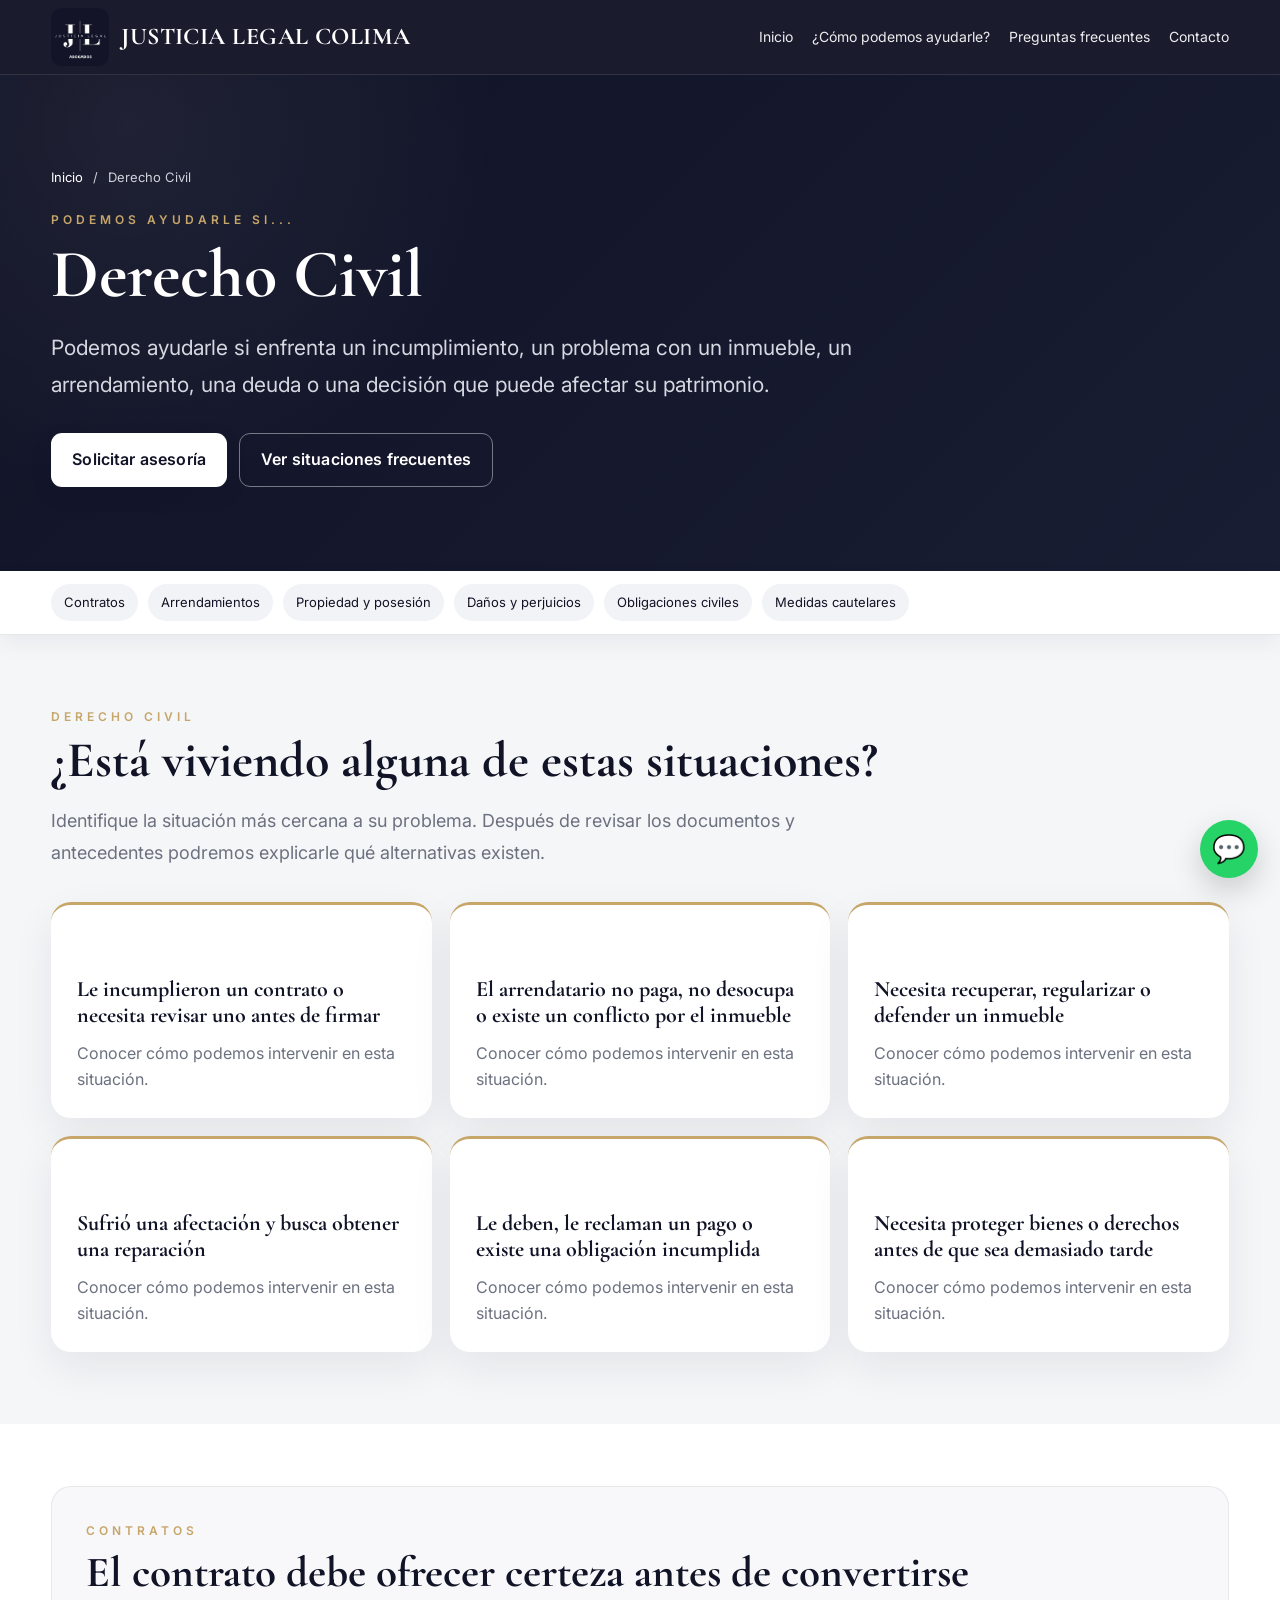
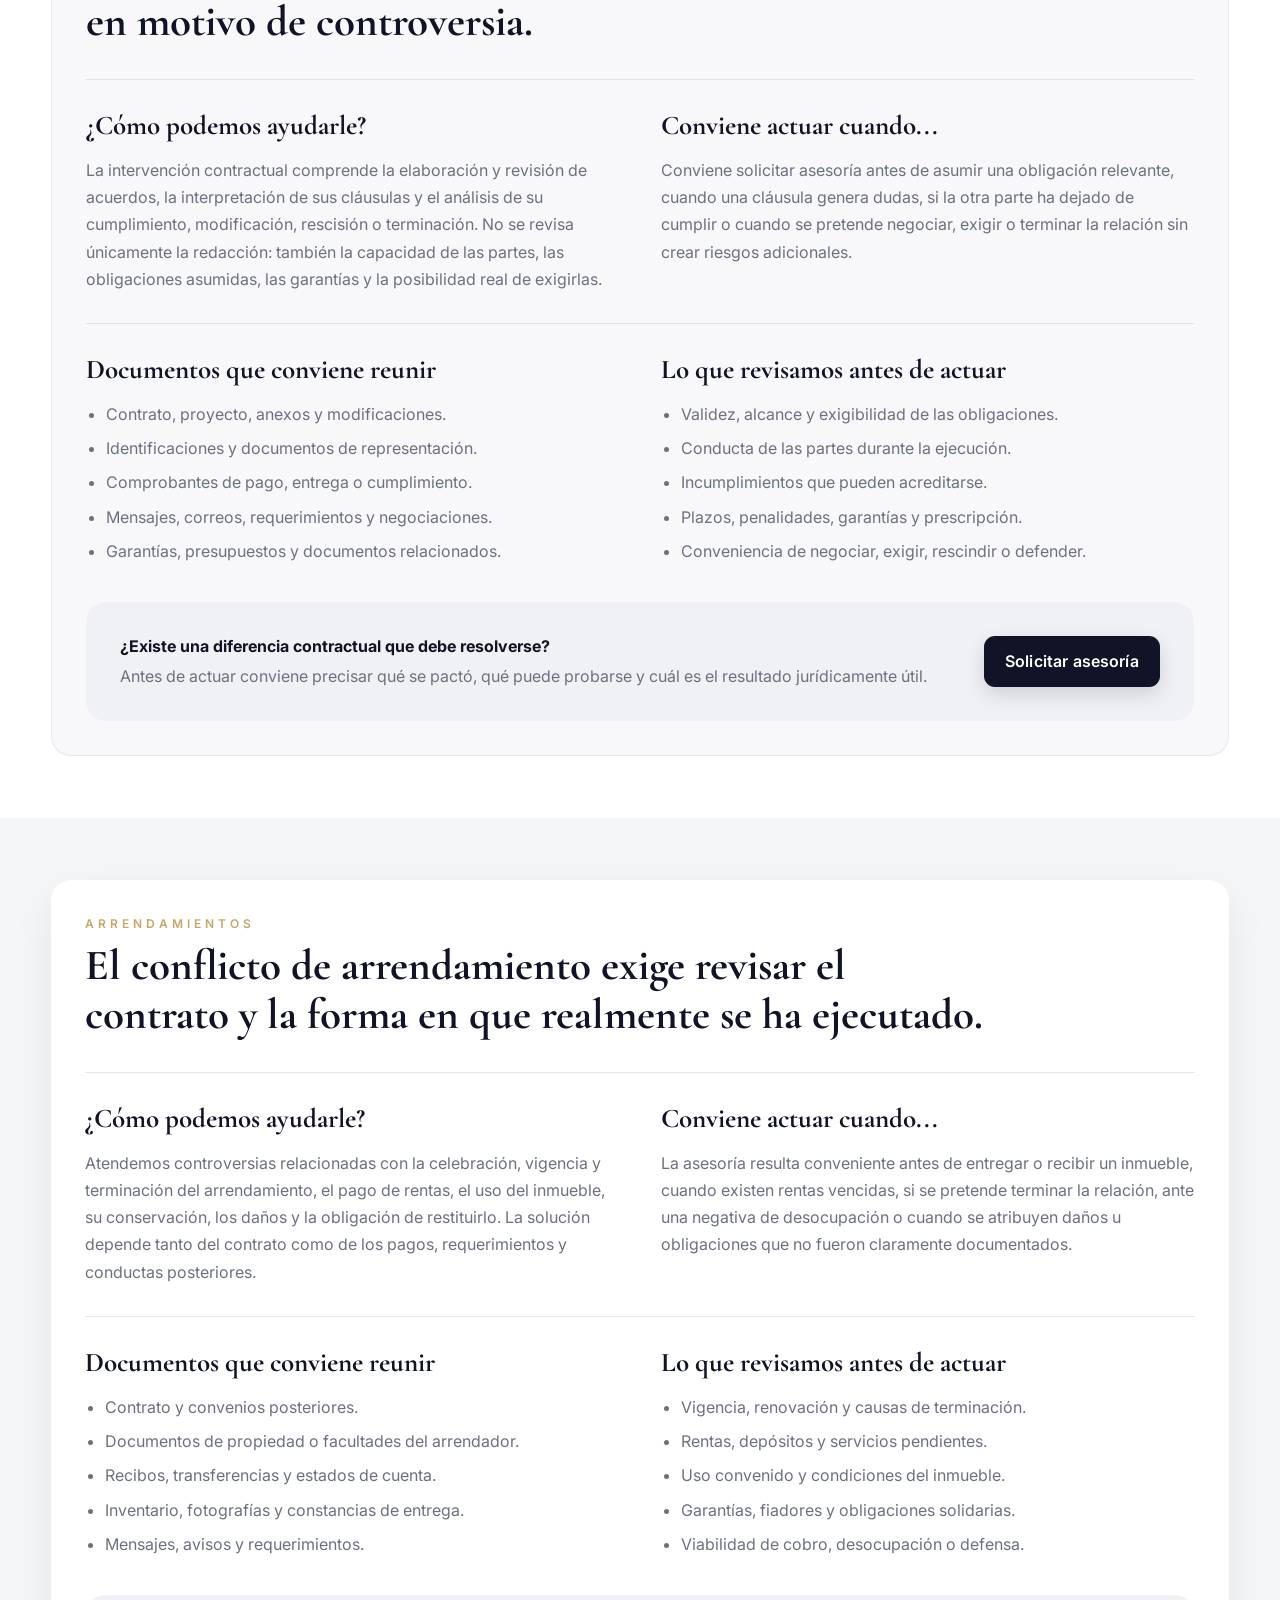
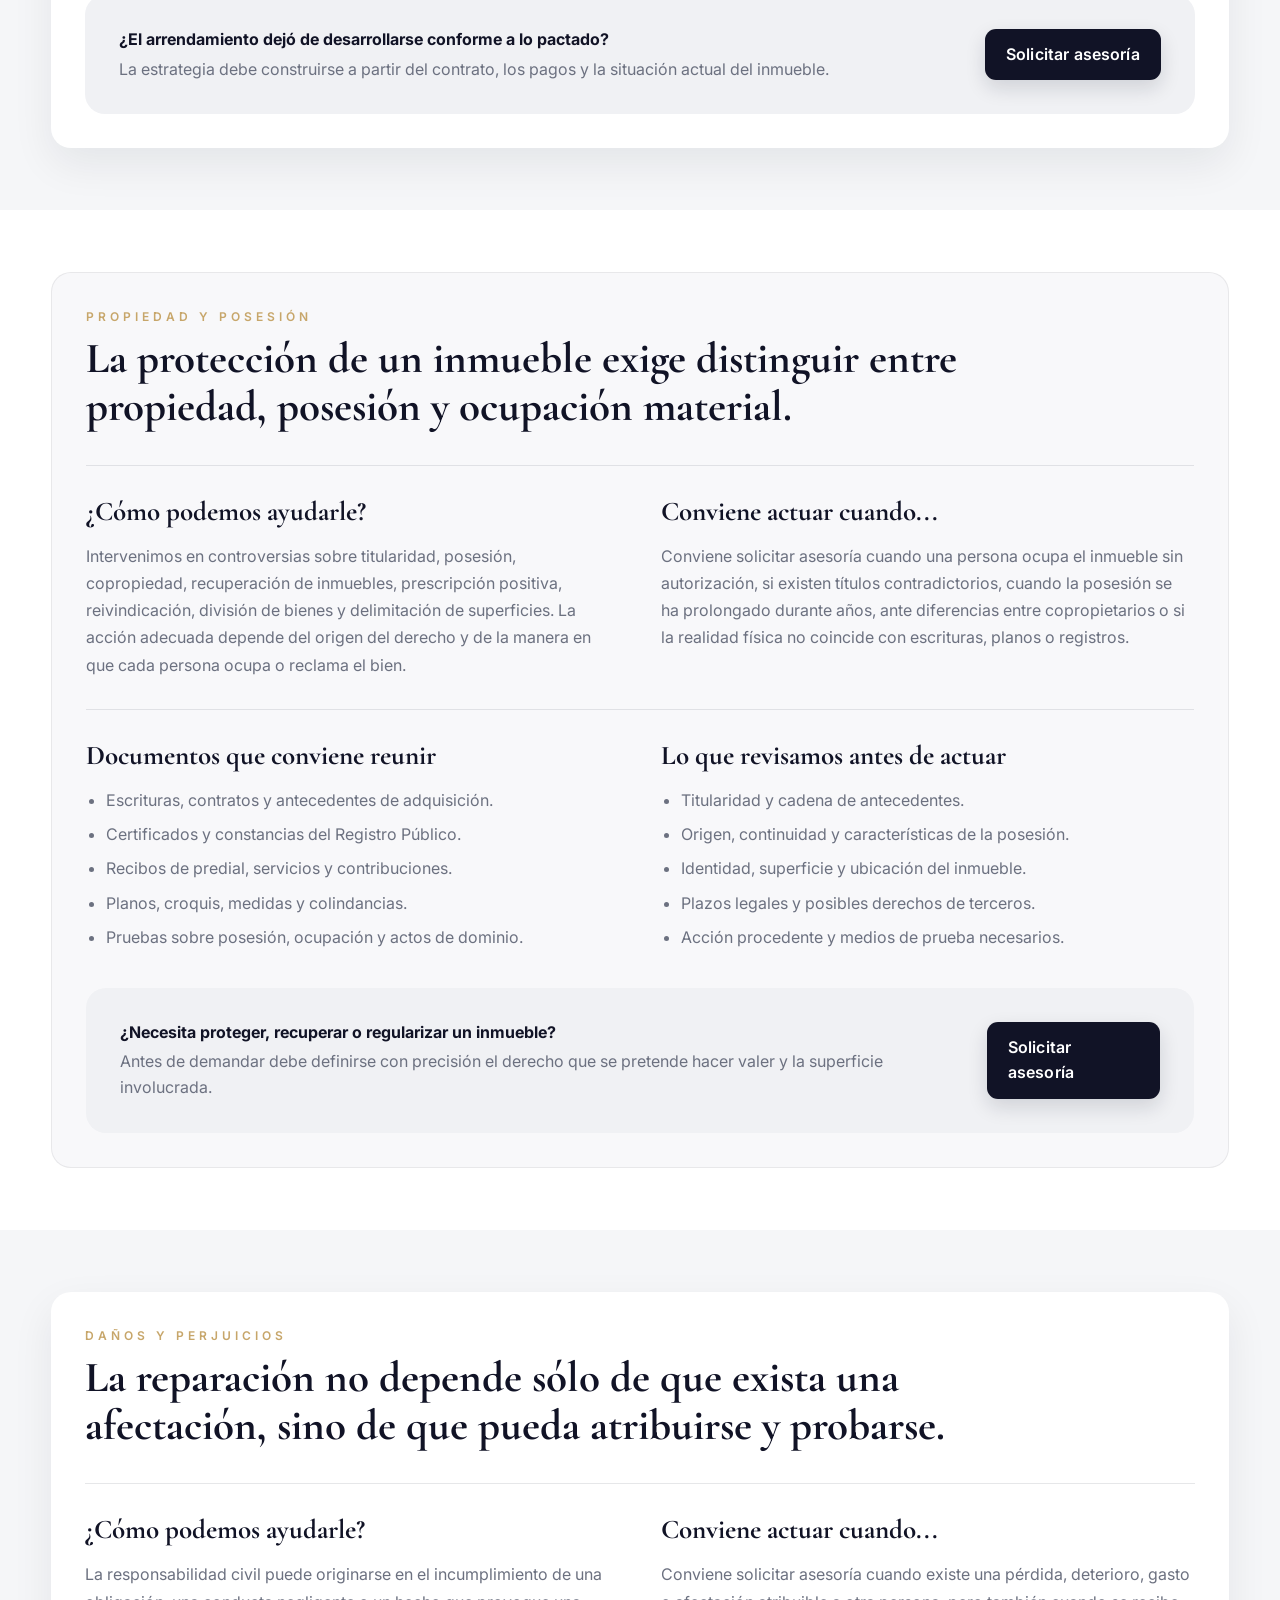
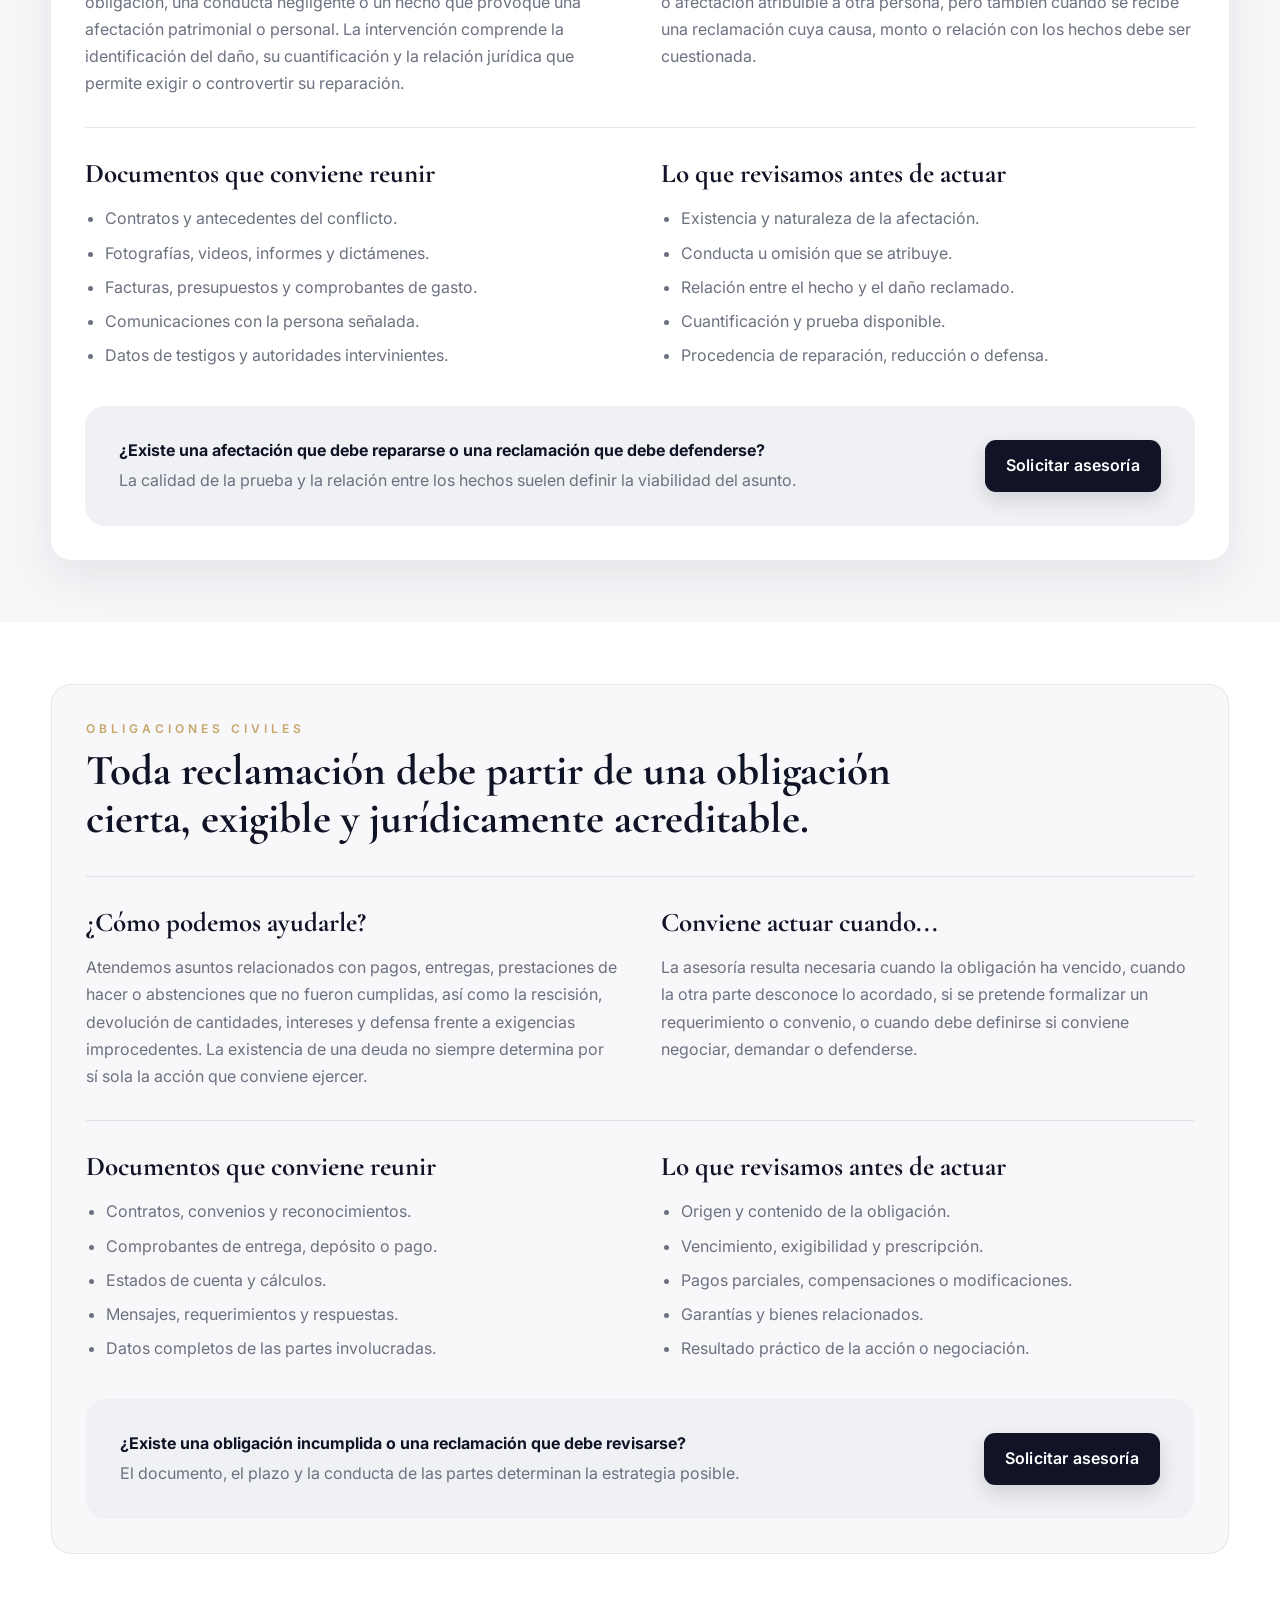
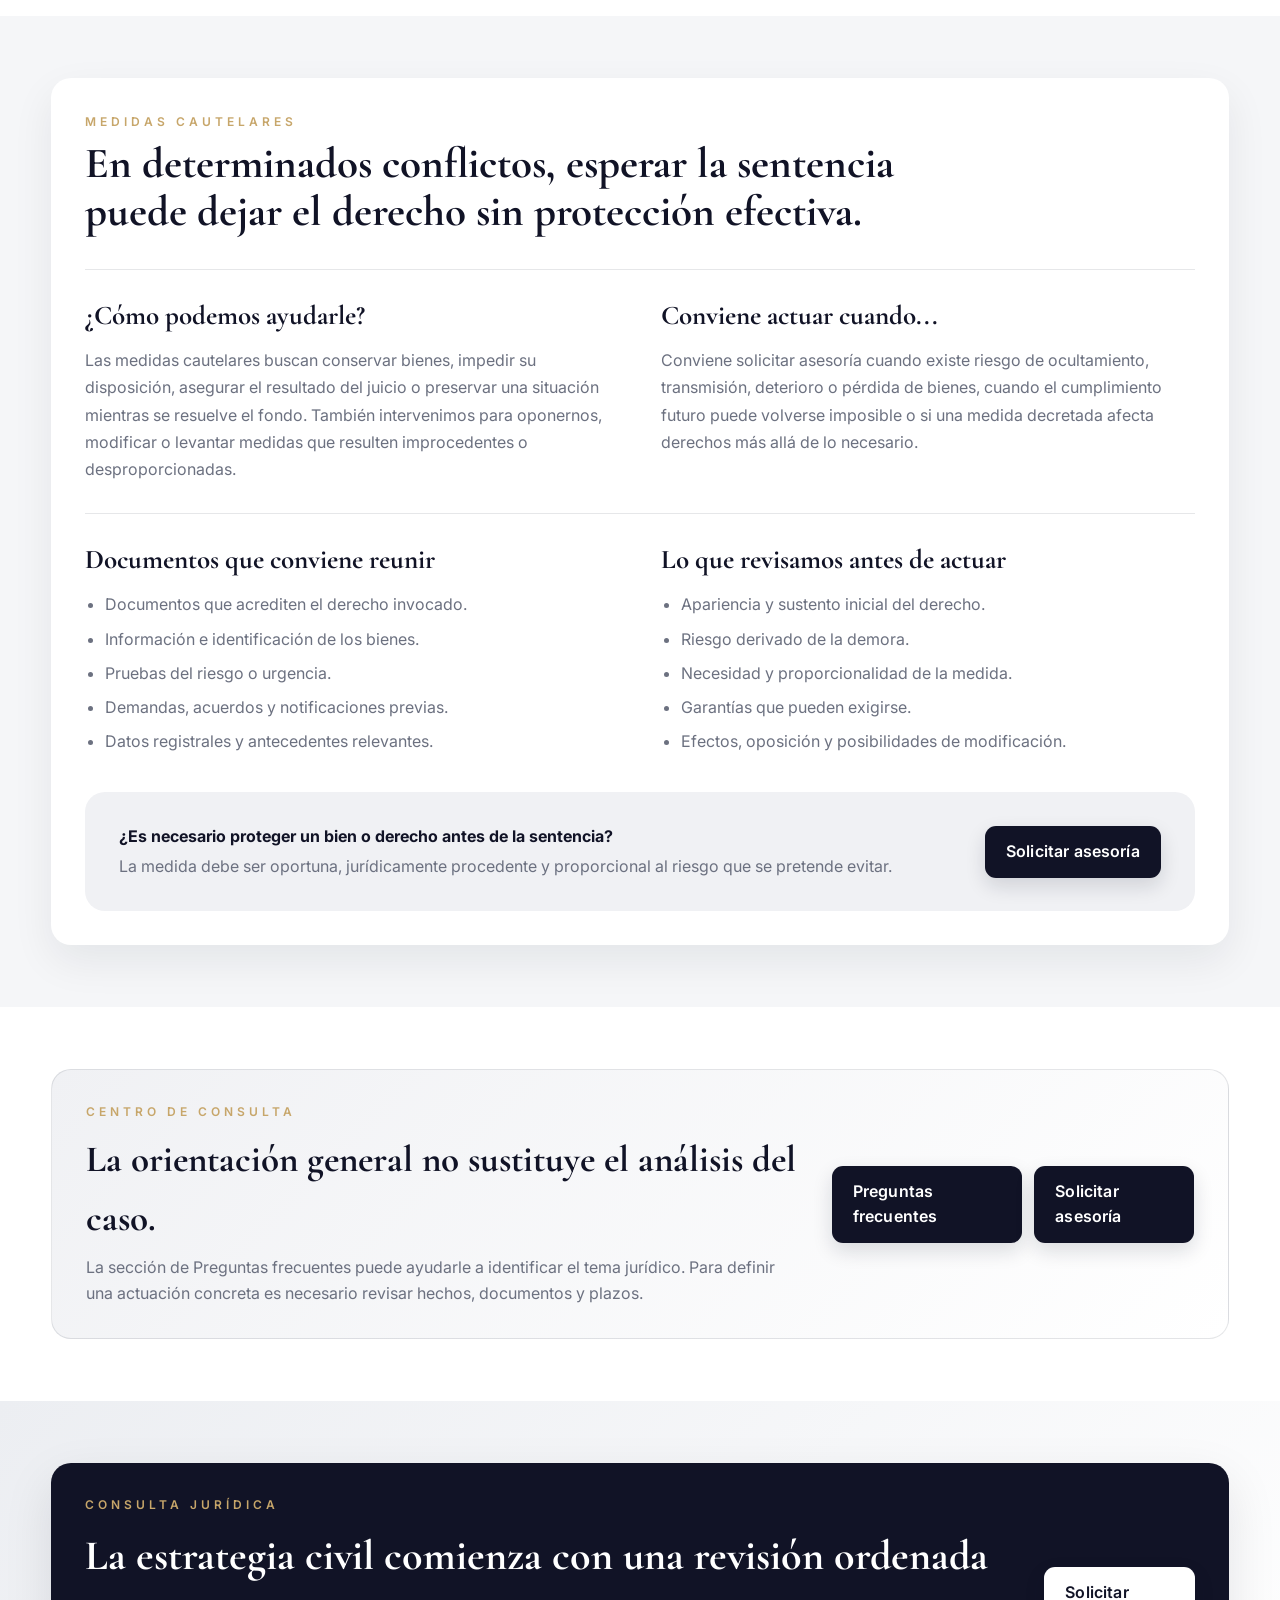
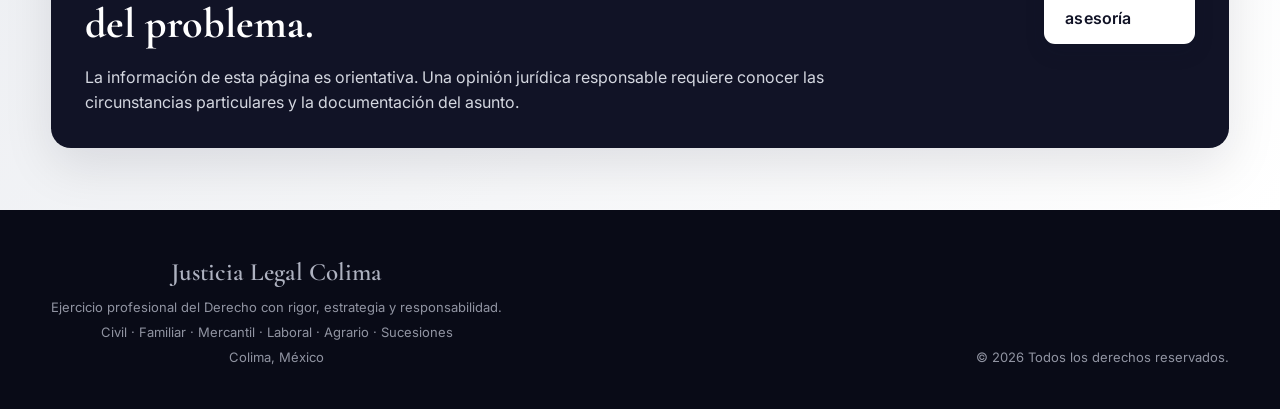
<file: paginas/derecho-civil.html>
<!DOCTYPE html>

<html lang="es">
<head>
<meta charset="utf-8"/>
<meta content="width=device-width,initial-scale=1" name="viewport"/><link href="../favicon.ico" rel="icon"/><link href="../favicon-32.png" rel="icon" sizes="32x32"/><link href="../favicon-192.png" rel="apple-touch-icon" sizes="192x192"/><link href="../manifest.webmanifest" rel="manifest"/>
<title>Derecho Civil en Colima | Justicia Legal Colima</title>
<meta content="Análisis, asesoría y representación en contratos, arrendamientos, propiedad, posesión, obligaciones, daños y medidas cautelares en Colima." name="description"/>
<meta content="index,follow" name="robots"/>
<meta content="Derecho Civil en Colima | Justicia Legal Colima" property="og:title"/>
<meta content="Análisis, asesoría y representación en contratos, arrendamientos, propiedad, posesión, obligaciones, daños y medidas cautelares en Colima." property="og:description"/>
<meta content="website" property="og:type"/>
<link href="https://fonts.googleapis.com" rel="preconnect"/>
<link crossorigin="" href="https://fonts.gstatic.com" rel="preconnect"/>
<link href="https://fonts.googleapis.com/css2?family=Cormorant+Garamond:wght@500;600;700&amp;family=Inter:wght@300;400;500;600&amp;display=swap" rel="stylesheet"/>
<link href="../css/estilos.min.css" rel="stylesheet"/>
<meta content="#111326" name="theme-color"/><meta content="Justicia Legal Colima" property="og:site_name"/><meta content="summary" name="twitter:card"/></head>
<body>
<!-- ENCABEZADO -->
<header class="site-header">
<div class="container nav">
<a aria-label="Justicia Legal Colima" class="brand" href="../index.html">
<img alt="Logotipo de Justicia Legal Colima" decoding="async" src="../imagenes/logo_justicia_legal.webp"/>
<div class="brand-name">JUSTICIA LEGAL COLIMA</div>
</a>
<nav aria-label="Navegación principal">
<a href="../index.html">Inicio</a>
<a href="../index.html#servicios">¿Cómo podemos ayudarle?</a>
<a href="../paginas/preguntas-frecuentes.html">Preguntas frecuentes</a>
<a href="../index.html#contacto">Contacto</a>
</nav>
</div>
</header>
<main>
<!-- PORTADA -->
<section class="page-hero">
<div class="container">
<div class="breadcrumb">
<a href="../index.html">Inicio</a>
<span>/</span>
<span>Derecho Civil</span>
</div>
<div class="eyebrow">Podemos ayudarle si...</div>
<h1>Derecho Civil</h1>
<p class="page-hero-copy">Podemos ayudarle si enfrenta un incumplimiento, un problema con un inmueble, un arrendamiento, una deuda o una decisión que puede afectar su patrimonio.</p>
<div class="actions">
<a class="btn btn-primary whatsapp" rel="noopener" target="_blank">Solicitar asesoría</a>
<a class="btn btn-secondary" href="#areas">Ver situaciones frecuentes</a>
</div>
</div>
</section>
<!-- NAVEGACIÓN INTERNA -->
<div aria-label="Navegación de Derecho Civil" class="subnav">
<div class="container">
<a href="#contratos">Contratos</a>
<a href="#arrendamientos">Arrendamientos</a>
<a href="#propiedad">Propiedad y posesión</a>
<a href="#danos">Daños y perjuicios</a>
<a href="#obligaciones">Obligaciones civiles</a>
<a href="#cautelares">Medidas cautelares</a>
</div>
</div>
<!-- ÁREAS -->
<section id="areas">
<div class="container">
<div class="section-heading">
<div class="kicker">Derecho Civil</div>
<h2>¿Está viviendo alguna de estas situaciones?</h2>
<p>Identifique la situación más cercana a su problema. Después de revisar los documentos y antecedentes podremos explicarle qué alternativas existen.</p>
</div>
<div class="practice-grid">
<a class="practice-link" href="#contratos">
<h3>Le incumplieron un contrato o necesita revisar uno antes de firmar</h3>
<p>Conocer cómo podemos intervenir en esta situación.</p>
</a>
<a class="practice-link" href="#arrendamientos">
<h3>El arrendatario no paga, no desocupa o existe un conflicto por el inmueble</h3>
<p>Conocer cómo podemos intervenir en esta situación.</p>
</a>
<a class="practice-link" href="#propiedad">
<h3>Necesita recuperar, regularizar o defender un inmueble</h3>
<p>Conocer cómo podemos intervenir en esta situación.</p>
</a>
<a class="practice-link" href="#danos">
<h3>Sufrió una afectación y busca obtener una reparación</h3>
<p>Conocer cómo podemos intervenir en esta situación.</p>
</a>
<a class="practice-link" href="#obligaciones">
<h3>Le deben, le reclaman un pago o existe una obligación incumplida</h3>
<p>Conocer cómo podemos intervenir en esta situación.</p>
</a>
<a class="practice-link" href="#cautelares">
<h3>Necesita proteger bienes o derechos antes de que sea demasiado tarde</h3>
<p>Conocer cómo podemos intervenir en esta situación.</p>
</a>
</div>
</div>
</section>
<!-- CONTRATOS -->
<section class="topic-section light" id="contratos">
<div class="container">
<article class="topic-panel">
<div class="topic-heading">
<div class="kicker">Contratos</div>
<h2>El contrato debe ofrecer certeza antes de convertirse en motivo de controversia.</h2>
</div>
<div class="topic-columns">
<div>
<h3>¿Cómo podemos ayudarle?</h3>
<p>La intervención contractual comprende la elaboración y revisión de acuerdos, la interpretación de sus cláusulas y el análisis de su cumplimiento, modificación, rescisión o terminación. No se revisa únicamente la redacción: también la capacidad de las partes, las obligaciones asumidas, las garantías y la posibilidad real de exigirlas.</p>
</div>
<div>
<h3>Conviene actuar cuando...</h3>
<p>Conviene solicitar asesoría antes de asumir una obligación relevante, cuando una cláusula genera dudas, si la otra parte ha dejado de cumplir o cuando se pretende negociar, exigir o terminar la relación sin crear riesgos adicionales.</p>
</div>
</div>
<div class="topic-columns">
<div>
<h3>Documentos que conviene reunir</h3>
<ul class="clean-list"><li>Contrato, proyecto, anexos y modificaciones.</li><li>Identificaciones y documentos de representación.</li><li>Comprobantes de pago, entrega o cumplimiento.</li><li>Mensajes, correos, requerimientos y negociaciones.</li><li>Garantías, presupuestos y documentos relacionados.</li></ul>
</div>
<div>
<h3>Lo que revisamos antes de actuar</h3>
<ul class="clean-list"><li>Validez, alcance y exigibilidad de las obligaciones.</li><li>Conducta de las partes durante la ejecución.</li><li>Incumplimientos que pueden acreditarse.</li><li>Plazos, penalidades, garantías y prescripción.</li><li>Conveniencia de negociar, exigir, rescindir o defender.</li></ul>
</div>
</div>
<div class="topic-cta">
<div>
<strong>¿Existe una diferencia contractual que debe resolverse?</strong>
<p>Antes de actuar conviene precisar qué se pactó, qué puede probarse y cuál es el resultado jurídicamente útil.</p>
</div>
<a class="btn btn-dark whatsapp" rel="noopener" target="_blank">Solicitar asesoría</a>
</div>
</article>
</div>
</section>
<!-- ARRENDAMIENTOS -->
<section class="topic-section" id="arrendamientos">
<div class="container">
<article class="topic-panel">
<div class="topic-heading">
<div class="kicker">Arrendamientos</div>
<h2>El conflicto de arrendamiento exige revisar el contrato y la forma en que realmente se ha ejecutado.</h2>
</div>
<div class="topic-columns">
<div>
<h3>¿Cómo podemos ayudarle?</h3>
<p>Atendemos controversias relacionadas con la celebración, vigencia y terminación del arrendamiento, el pago de rentas, el uso del inmueble, su conservación, los daños y la obligación de restituirlo. La solución depende tanto del contrato como de los pagos, requerimientos y conductas posteriores.</p>
</div>
<div>
<h3>Conviene actuar cuando...</h3>
<p>La asesoría resulta conveniente antes de entregar o recibir un inmueble, cuando existen rentas vencidas, si se pretende terminar la relación, ante una negativa de desocupación o cuando se atribuyen daños u obligaciones que no fueron claramente documentados.</p>
</div>
</div>
<div class="topic-columns">
<div>
<h3>Documentos que conviene reunir</h3>
<ul class="clean-list"><li>Contrato y convenios posteriores.</li><li>Documentos de propiedad o facultades del arrendador.</li><li>Recibos, transferencias y estados de cuenta.</li><li>Inventario, fotografías y constancias de entrega.</li><li>Mensajes, avisos y requerimientos.</li></ul>
</div>
<div>
<h3>Lo que revisamos antes de actuar</h3>
<ul class="clean-list"><li>Vigencia, renovación y causas de terminación.</li><li>Rentas, depósitos y servicios pendientes.</li><li>Uso convenido y condiciones del inmueble.</li><li>Garantías, fiadores y obligaciones solidarias.</li><li>Viabilidad de cobro, desocupación o defensa.</li></ul>
</div>
</div>
<div class="topic-cta">
<div>
<strong>¿El arrendamiento dejó de desarrollarse conforme a lo pactado?</strong>
<p>La estrategia debe construirse a partir del contrato, los pagos y la situación actual del inmueble.</p>
</div>
<a class="btn btn-dark whatsapp" rel="noopener" target="_blank">Solicitar asesoría</a>
</div>
</article>
</div>
</section>
<!-- PROPIEDAD -->
<section class="topic-section light" id="propiedad">
<div class="container">
<article class="topic-panel">
<div class="topic-heading">
<div class="kicker">Propiedad y posesión</div>
<h2>La protección de un inmueble exige distinguir entre propiedad, posesión y ocupación material.</h2>
</div>
<div class="topic-columns">
<div>
<h3>¿Cómo podemos ayudarle?</h3>
<p>Intervenimos en controversias sobre titularidad, posesión, copropiedad, recuperación de inmuebles, prescripción positiva, reivindicación, división de bienes y delimitación de superficies. La acción adecuada depende del origen del derecho y de la manera en que cada persona ocupa o reclama el bien.</p>
</div>
<div>
<h3>Conviene actuar cuando...</h3>
<p>Conviene solicitar asesoría cuando una persona ocupa el inmueble sin autorización, si existen títulos contradictorios, cuando la posesión se ha prolongado durante años, ante diferencias entre copropietarios o si la realidad física no coincide con escrituras, planos o registros.</p>
</div>
</div>
<div class="topic-columns">
<div>
<h3>Documentos que conviene reunir</h3>
<ul class="clean-list"><li>Escrituras, contratos y antecedentes de adquisición.</li><li>Certificados y constancias del Registro Público.</li><li>Recibos de predial, servicios y contribuciones.</li><li>Planos, croquis, medidas y colindancias.</li><li>Pruebas sobre posesión, ocupación y actos de dominio.</li></ul>
</div>
<div>
<h3>Lo que revisamos antes de actuar</h3>
<ul class="clean-list"><li>Titularidad y cadena de antecedentes.</li><li>Origen, continuidad y características de la posesión.</li><li>Identidad, superficie y ubicación del inmueble.</li><li>Plazos legales y posibles derechos de terceros.</li><li>Acción procedente y medios de prueba necesarios.</li></ul>
</div>
</div>
<div class="topic-cta">
<div>
<strong>¿Necesita proteger, recuperar o regularizar un inmueble?</strong>
<p>Antes de demandar debe definirse con precisión el derecho que se pretende hacer valer y la superficie involucrada.</p>
</div>
<a class="btn btn-dark whatsapp" rel="noopener" target="_blank">Solicitar asesoría</a>
</div>
</article>
</div>
</section>
<!-- DAÑOS -->
<section class="topic-section" id="danos">
<div class="container">
<article class="topic-panel">
<div class="topic-heading">
<div class="kicker">Daños y perjuicios</div>
<h2>La reparación no depende sólo de que exista una afectación, sino de que pueda atribuirse y probarse.</h2>
</div>
<div class="topic-columns">
<div>
<h3>¿Cómo podemos ayudarle?</h3>
<p>La responsabilidad civil puede originarse en el incumplimiento de una obligación, una conducta negligente o un hecho que provoque una afectación patrimonial o personal. La intervención comprende la identificación del daño, su cuantificación y la relación jurídica que permite exigir o controvertir su reparación.</p>
</div>
<div>
<h3>Conviene actuar cuando...</h3>
<p>Conviene solicitar asesoría cuando existe una pérdida, deterioro, gasto o afectación atribuible a otra persona, pero también cuando se recibe una reclamación cuya causa, monto o relación con los hechos debe ser cuestionada.</p>
</div>
</div>
<div class="topic-columns">
<div>
<h3>Documentos que conviene reunir</h3>
<ul class="clean-list"><li>Contratos y antecedentes del conflicto.</li><li>Fotografías, videos, informes y dictámenes.</li><li>Facturas, presupuestos y comprobantes de gasto.</li><li>Comunicaciones con la persona señalada.</li><li>Datos de testigos y autoridades intervinientes.</li></ul>
</div>
<div>
<h3>Lo que revisamos antes de actuar</h3>
<ul class="clean-list"><li>Existencia y naturaleza de la afectación.</li><li>Conducta u omisión que se atribuye.</li><li>Relación entre el hecho y el daño reclamado.</li><li>Cuantificación y prueba disponible.</li><li>Procedencia de reparación, reducción o defensa.</li></ul>
</div>
</div>
<div class="topic-cta">
<div>
<strong>¿Existe una afectación que debe repararse o una reclamación que debe defenderse?</strong>
<p>La calidad de la prueba y la relación entre los hechos suelen definir la viabilidad del asunto.</p>
</div>
<a class="btn btn-dark whatsapp" rel="noopener" target="_blank">Solicitar asesoría</a>
</div>
</article>
</div>
</section>
<!-- OBLIGACIONES -->
<section class="topic-section light" id="obligaciones">
<div class="container">
<article class="topic-panel">
<div class="topic-heading">
<div class="kicker">Obligaciones civiles</div>
<h2>Toda reclamación debe partir de una obligación cierta, exigible y jurídicamente acreditable.</h2>
</div>
<div class="topic-columns">
<div>
<h3>¿Cómo podemos ayudarle?</h3>
<p>Atendemos asuntos relacionados con pagos, entregas, prestaciones de hacer o abstenciones que no fueron cumplidas, así como la rescisión, devolución de cantidades, intereses y defensa frente a exigencias improcedentes. La existencia de una deuda no siempre determina por sí sola la acción que conviene ejercer.</p>
</div>
<div>
<h3>Conviene actuar cuando...</h3>
<p>La asesoría resulta necesaria cuando la obligación ha vencido, cuando la otra parte desconoce lo acordado, si se pretende formalizar un requerimiento o convenio, o cuando debe definirse si conviene negociar, demandar o defenderse.</p>
</div>
</div>
<div class="topic-columns">
<div>
<h3>Documentos que conviene reunir</h3>
<ul class="clean-list"><li>Contratos, convenios y reconocimientos.</li><li>Comprobantes de entrega, depósito o pago.</li><li>Estados de cuenta y cálculos.</li><li>Mensajes, requerimientos y respuestas.</li><li>Datos completos de las partes involucradas.</li></ul>
</div>
<div>
<h3>Lo que revisamos antes de actuar</h3>
<ul class="clean-list"><li>Origen y contenido de la obligación.</li><li>Vencimiento, exigibilidad y prescripción.</li><li>Pagos parciales, compensaciones o modificaciones.</li><li>Garantías y bienes relacionados.</li><li>Resultado práctico de la acción o negociación.</li></ul>
</div>
</div>
<div class="topic-cta">
<div>
<strong>¿Existe una obligación incumplida o una reclamación que debe revisarse?</strong>
<p>El documento, el plazo y la conducta de las partes determinan la estrategia posible.</p>
</div>
<a class="btn btn-dark whatsapp" rel="noopener" target="_blank">Solicitar asesoría</a>
</div>
</article>
</div>
</section>
<!-- CAUTELARES -->
<section class="topic-section" id="cautelares">
<div class="container">
<article class="topic-panel">
<div class="topic-heading">
<div class="kicker">Medidas cautelares</div>
<h2>En determinados conflictos, esperar la sentencia puede dejar el derecho sin protección efectiva.</h2>
</div>
<div class="topic-columns">
<div>
<h3>¿Cómo podemos ayudarle?</h3>
<p>Las medidas cautelares buscan conservar bienes, impedir su disposición, asegurar el resultado del juicio o preservar una situación mientras se resuelve el fondo. También intervenimos para oponernos, modificar o levantar medidas que resulten improcedentes o desproporcionadas.</p>
</div>
<div>
<h3>Conviene actuar cuando...</h3>
<p>Conviene solicitar asesoría cuando existe riesgo de ocultamiento, transmisión, deterioro o pérdida de bienes, cuando el cumplimiento futuro puede volverse imposible o si una medida decretada afecta derechos más allá de lo necesario.</p>
</div>
</div>
<div class="topic-columns">
<div>
<h3>Documentos que conviene reunir</h3>
<ul class="clean-list"><li>Documentos que acrediten el derecho invocado.</li><li>Información e identificación de los bienes.</li><li>Pruebas del riesgo o urgencia.</li><li>Demandas, acuerdos y notificaciones previas.</li><li>Datos registrales y antecedentes relevantes.</li></ul>
</div>
<div>
<h3>Lo que revisamos antes de actuar</h3>
<ul class="clean-list"><li>Apariencia y sustento inicial del derecho.</li><li>Riesgo derivado de la demora.</li><li>Necesidad y proporcionalidad de la medida.</li><li>Garantías que pueden exigirse.</li><li>Efectos, oposición y posibilidades de modificación.</li></ul>
</div>
</div>
<div class="topic-cta">
<div>
<strong>¿Es necesario proteger un bien o derecho antes de la sentencia?</strong>
<p>La medida debe ser oportuna, jurídicamente procedente y proporcional al riesgo que se pretende evitar.</p>
</div>
<a class="btn btn-dark whatsapp" rel="noopener" target="_blank">Solicitar asesoría</a>
</div>
</article>
</div>
</section>
<!-- PREGUNTAS FRECUENTES -->
<!-- LLAMADA FINAL -->
<section class="faq-directory-cta">
<div class="container">
<div class="faq-directory-box">
<div>
<div class="kicker">Centro de consulta</div>
<h2>La orientación general no sustituye el análisis del caso.</h2>
<p>La sección de Preguntas frecuentes puede ayudarle a identificar el tema jurídico. Para definir una actuación concreta es necesario revisar hechos, documentos y plazos.</p>
</div>
<div class="actions">
<a class="btn btn-dark" href="preguntas-frecuentes.html">Preguntas frecuentes</a>
<a class="btn btn-dark whatsapp" rel="noopener" target="_blank">Solicitar asesoría</a>
</div>
</div>
</div>
</section>
<section class="final-cta">
<div class="container">
<div class="final-cta-box">
<div>
<div class="kicker">Consulta jurídica</div>
<h2>La estrategia civil comienza con una revisión ordenada del problema.</h2>
<p>La información de esta página es orientativa. Una opinión jurídica responsable requiere conocer las circunstancias particulares y la documentación del asunto.</p>
</div>
<a class="btn btn-primary whatsapp" rel="noopener" target="_blank">Solicitar asesoría</a>
</div>
</div>
</section>
</main>
<a aria-label="WhatsApp" class="float-wa whatsapp" rel="noopener" target="_blank">💬</a>
<footer class="site-footer master-footer"><div class="container footer-inner"><div class="footer-brand"><strong>Justicia Legal Colima</strong><span>Ejercicio profesional del Derecho con rigor, estrategia y responsabilidad.</span><span>Civil · Familiar · Mercantil · Laboral · Agrario · Sucesiones</span><span>Colima, México</span></div><div class="footer-copy">© <span id="year"></span> Todos los derechos reservados.</div></div></footer>
<script src="../js/sitio.min.js"></script>
<script>
configurarPaginaArea({
  telefono: "3123106563",
  ladaPais: "52",
  mensajeWhatsApp: "Hola, me gustaría concertar una consulta sobre un asunto de Derecho Civil."
});
</script>
</body>
</html>
</file>
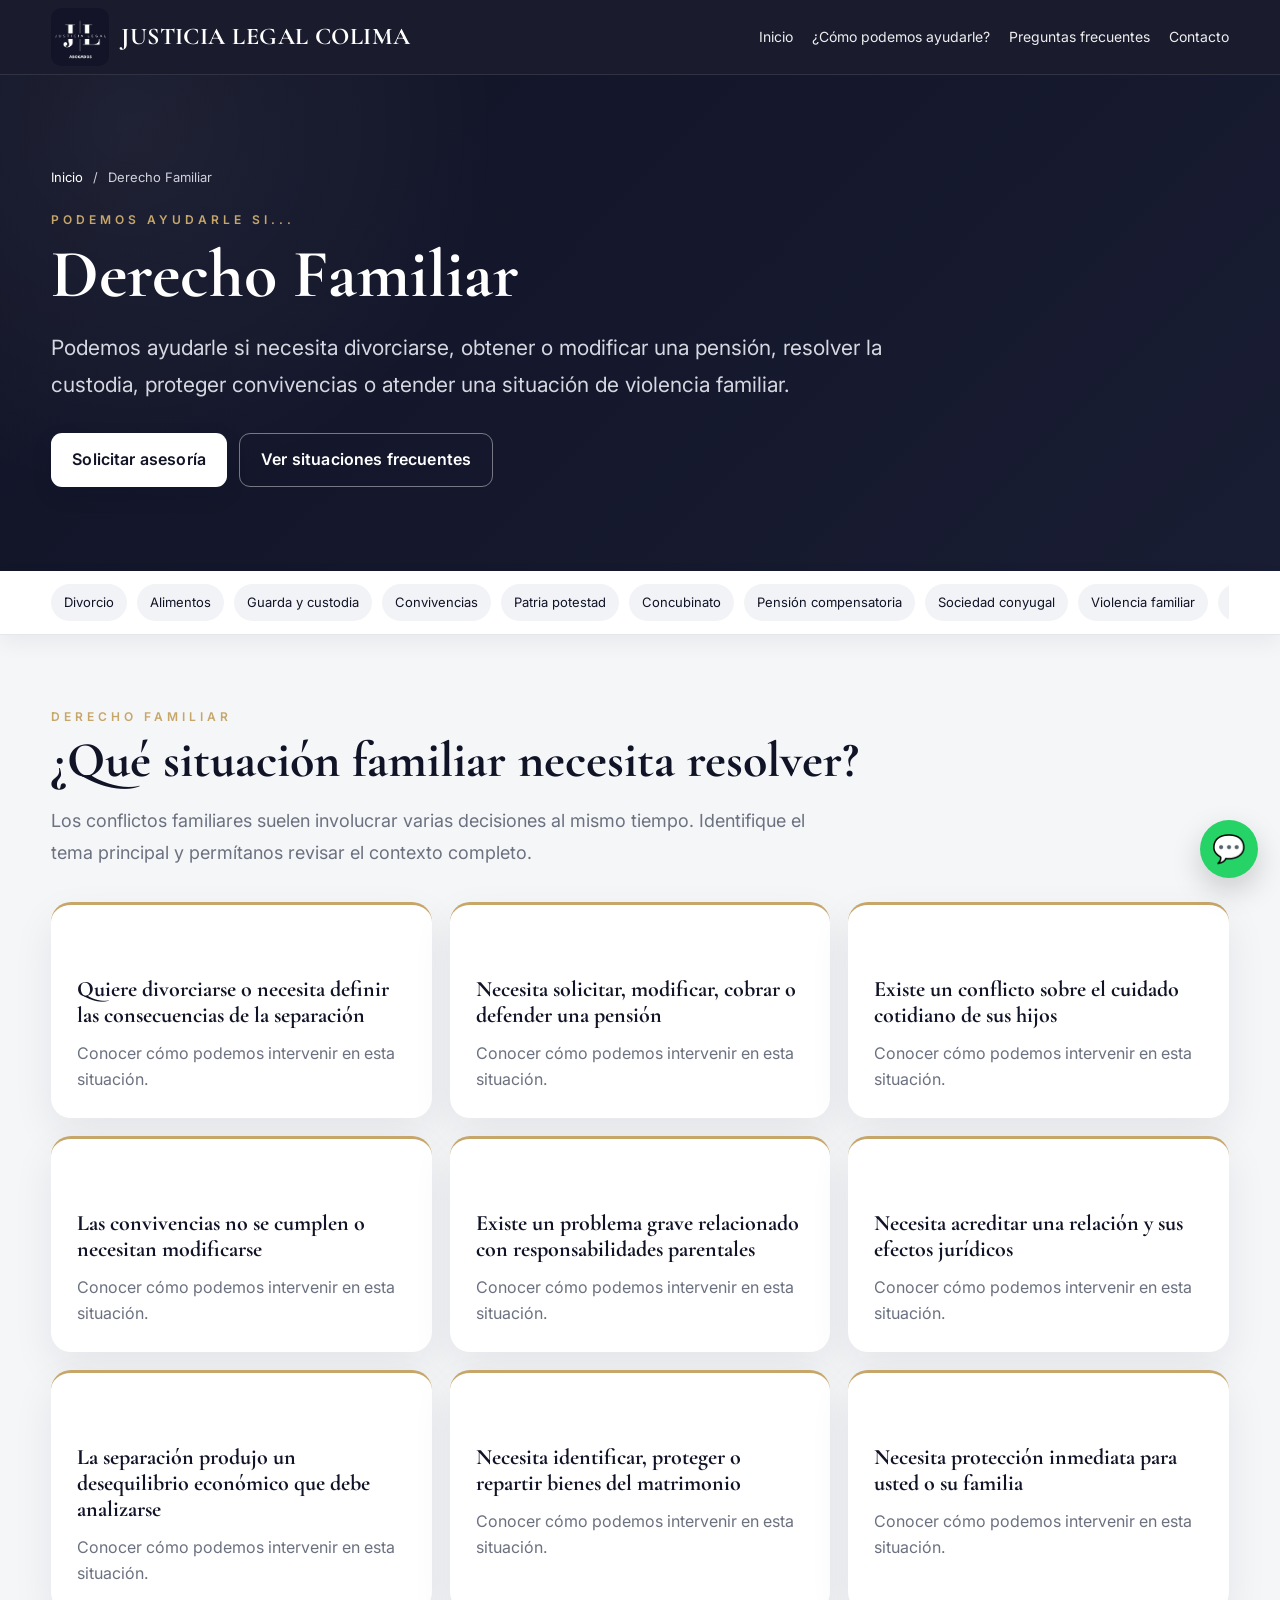
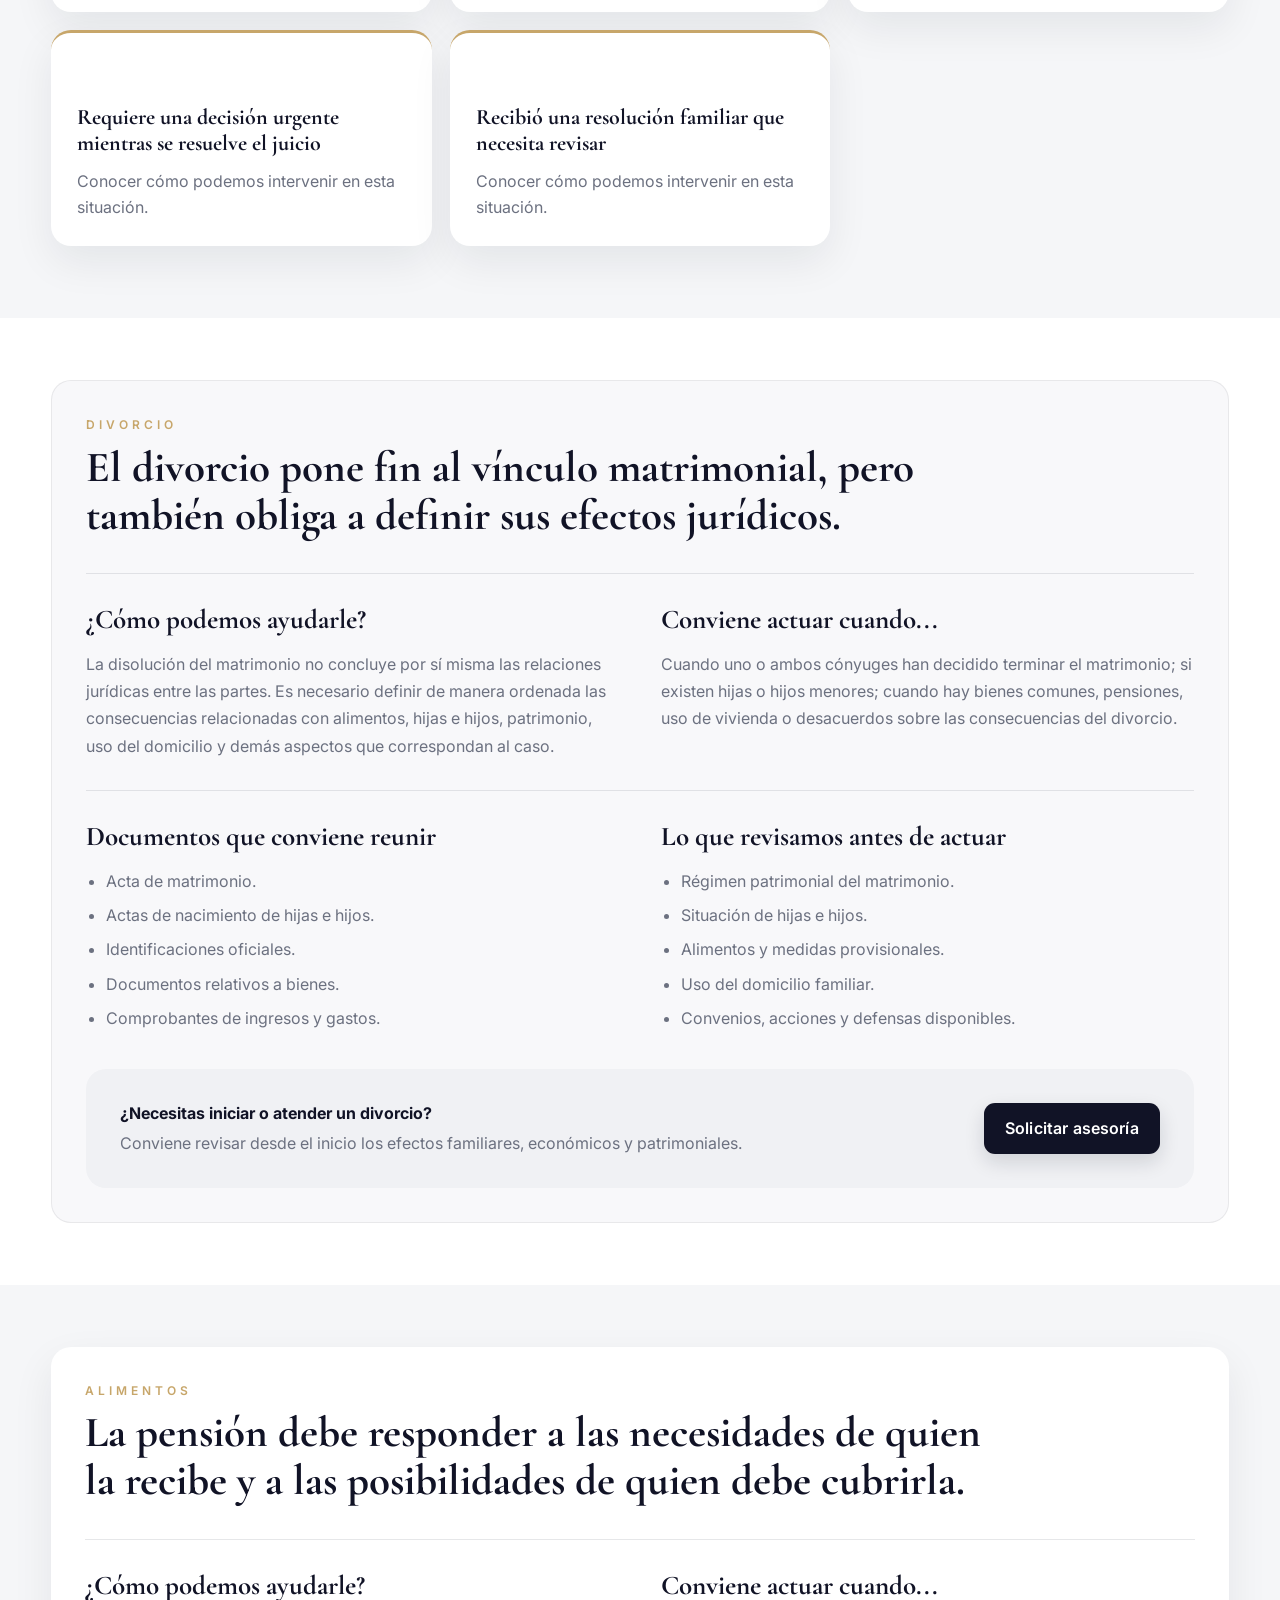
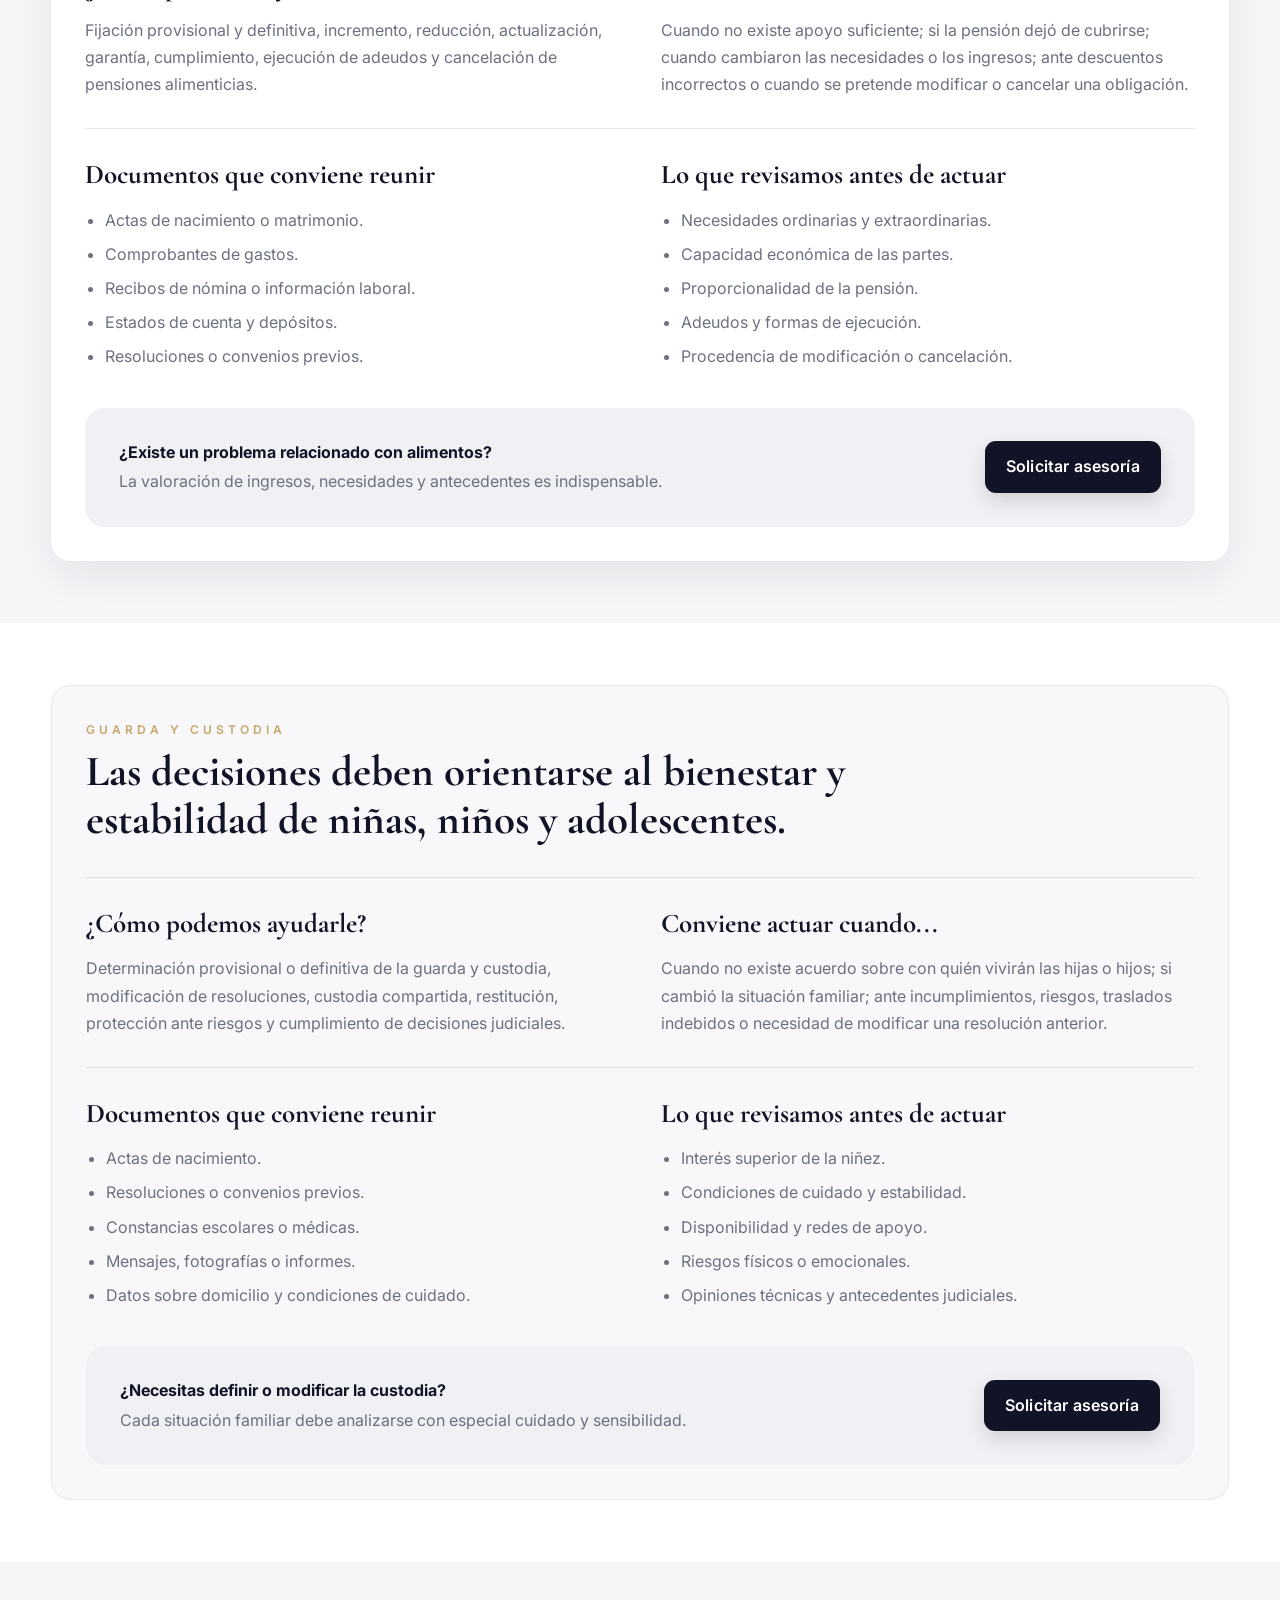
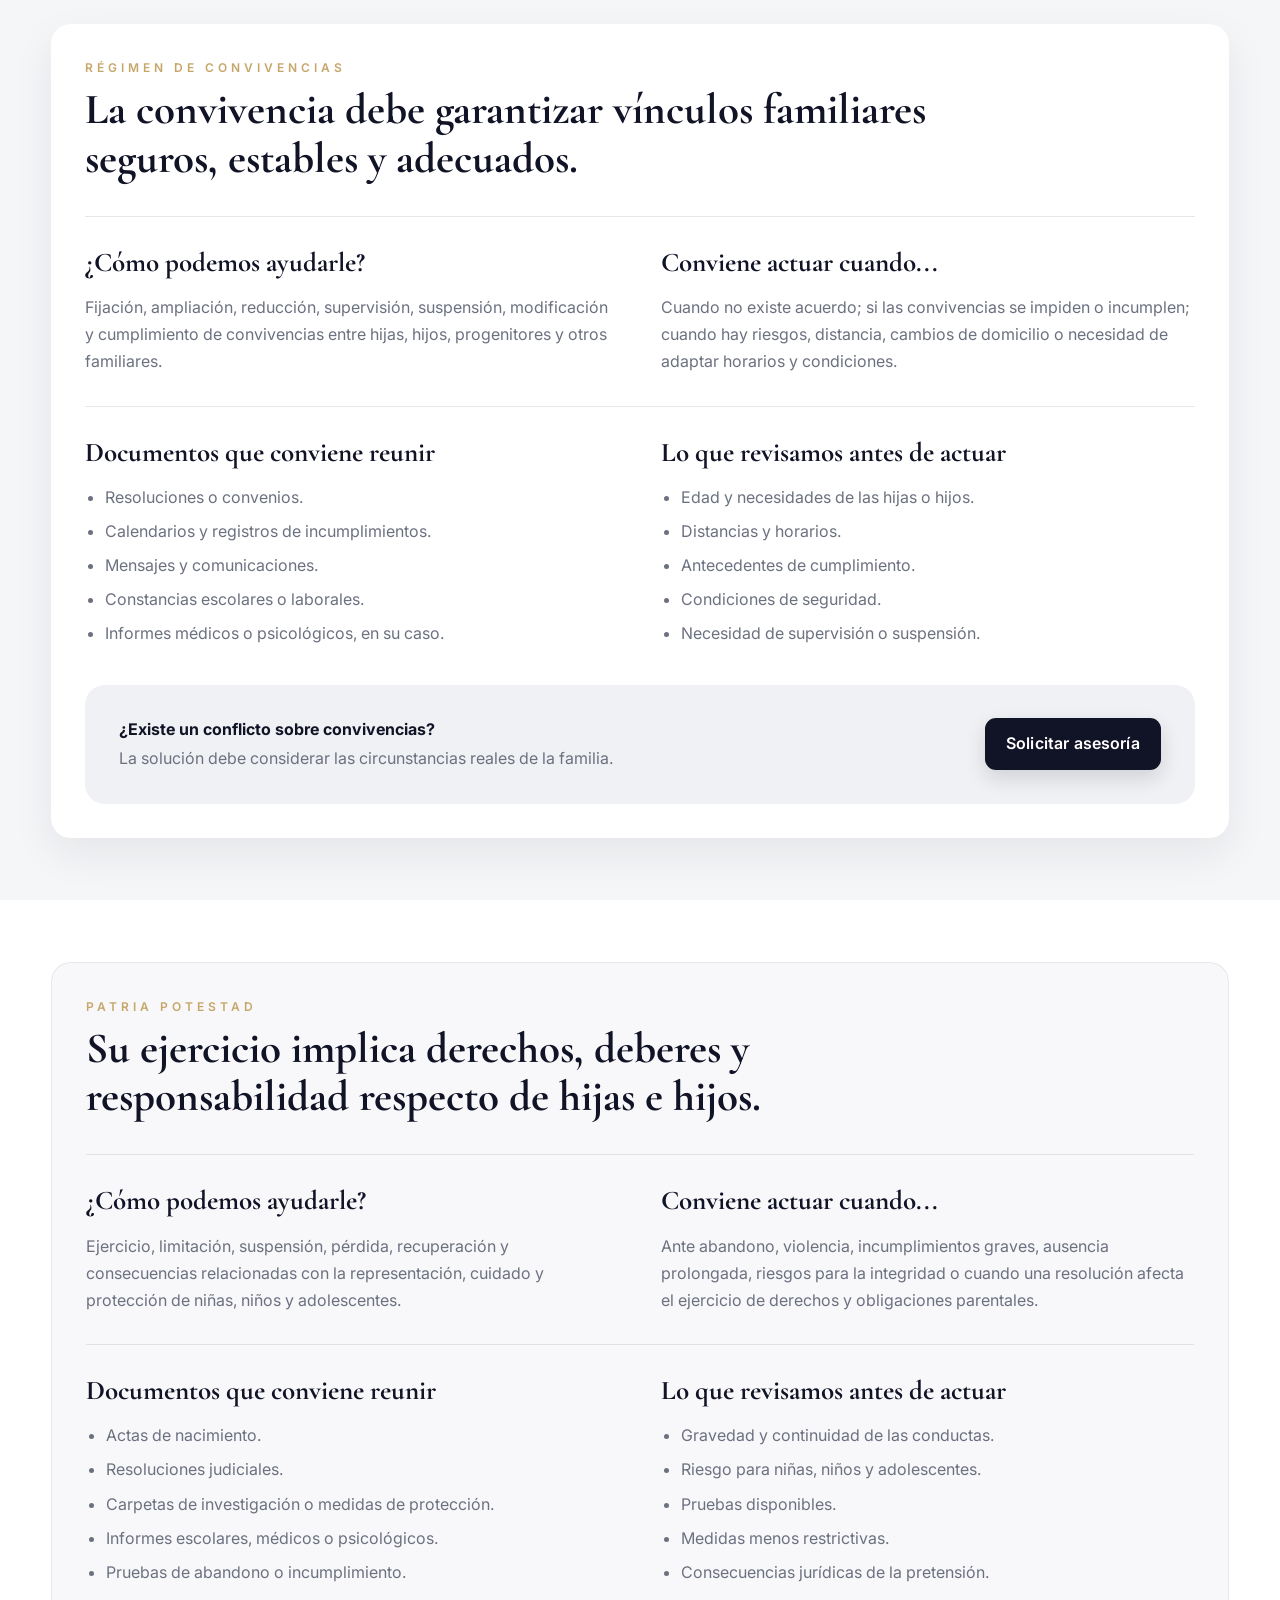
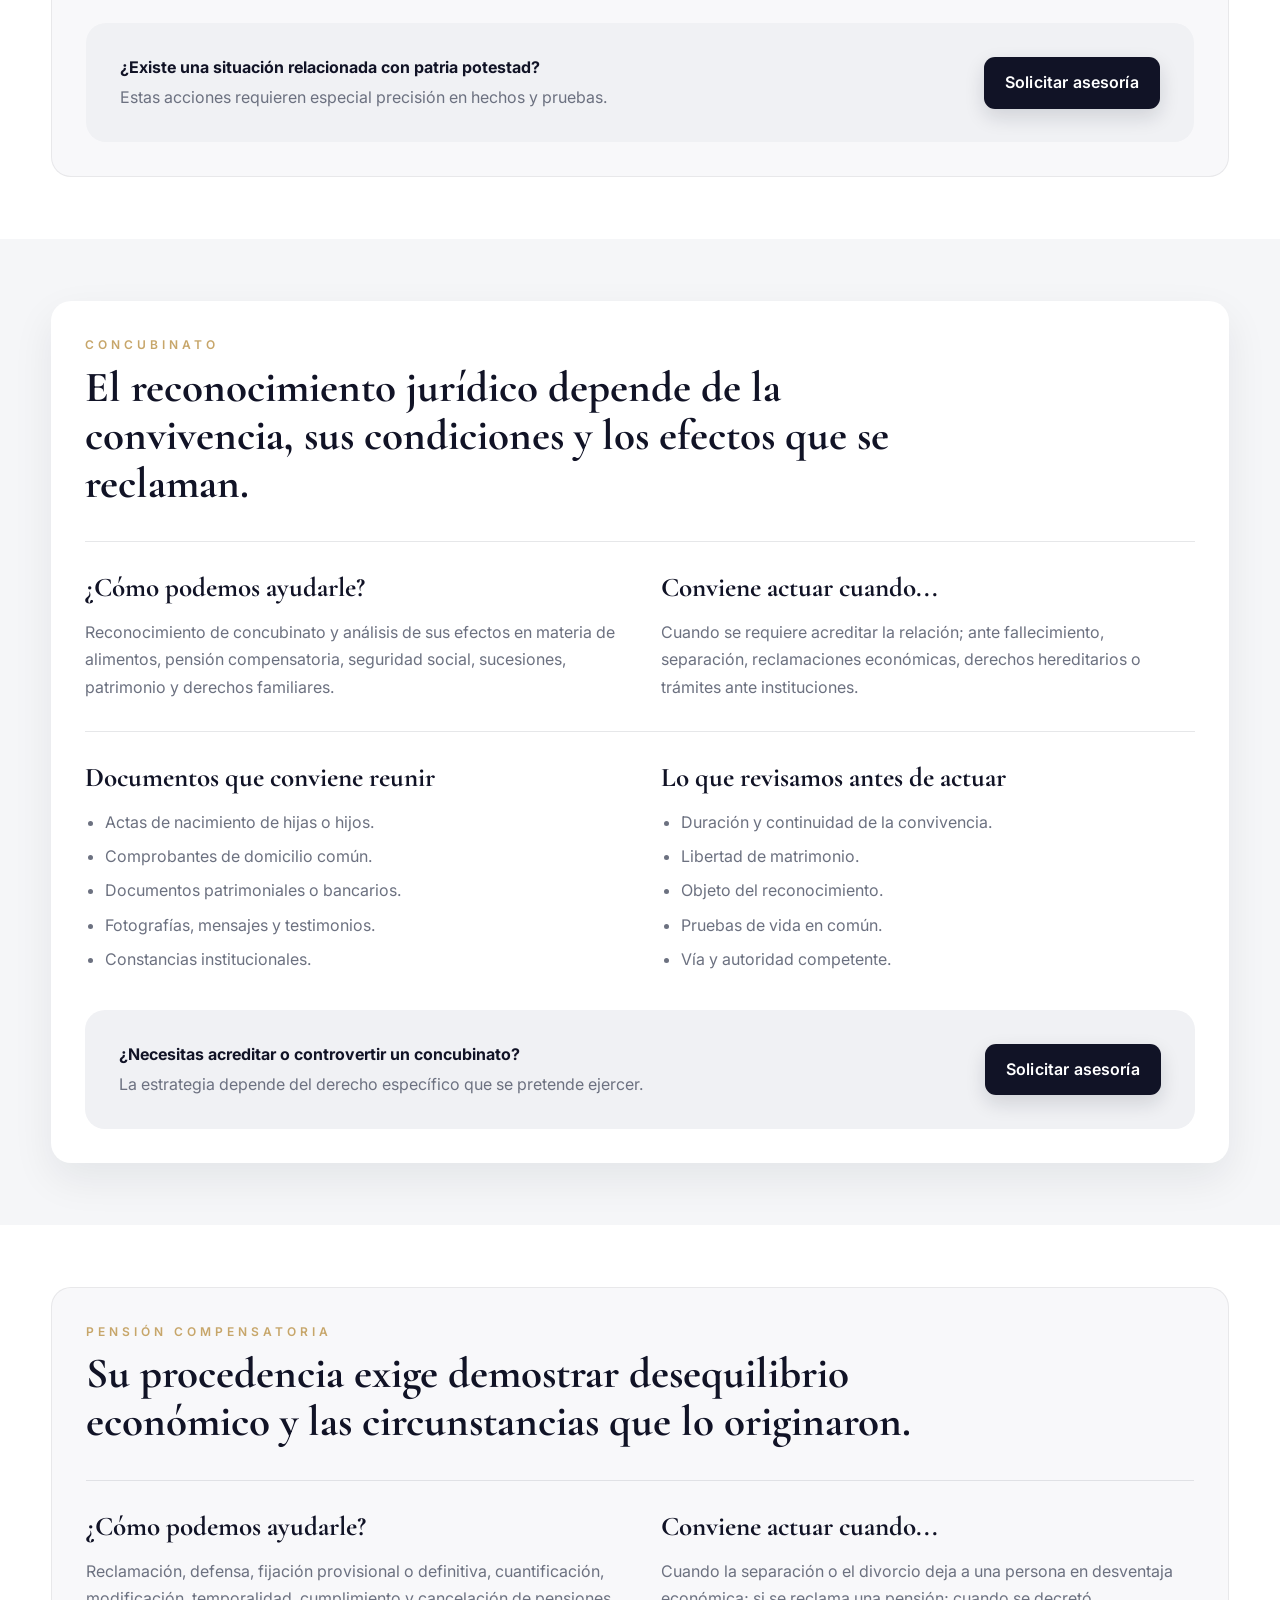
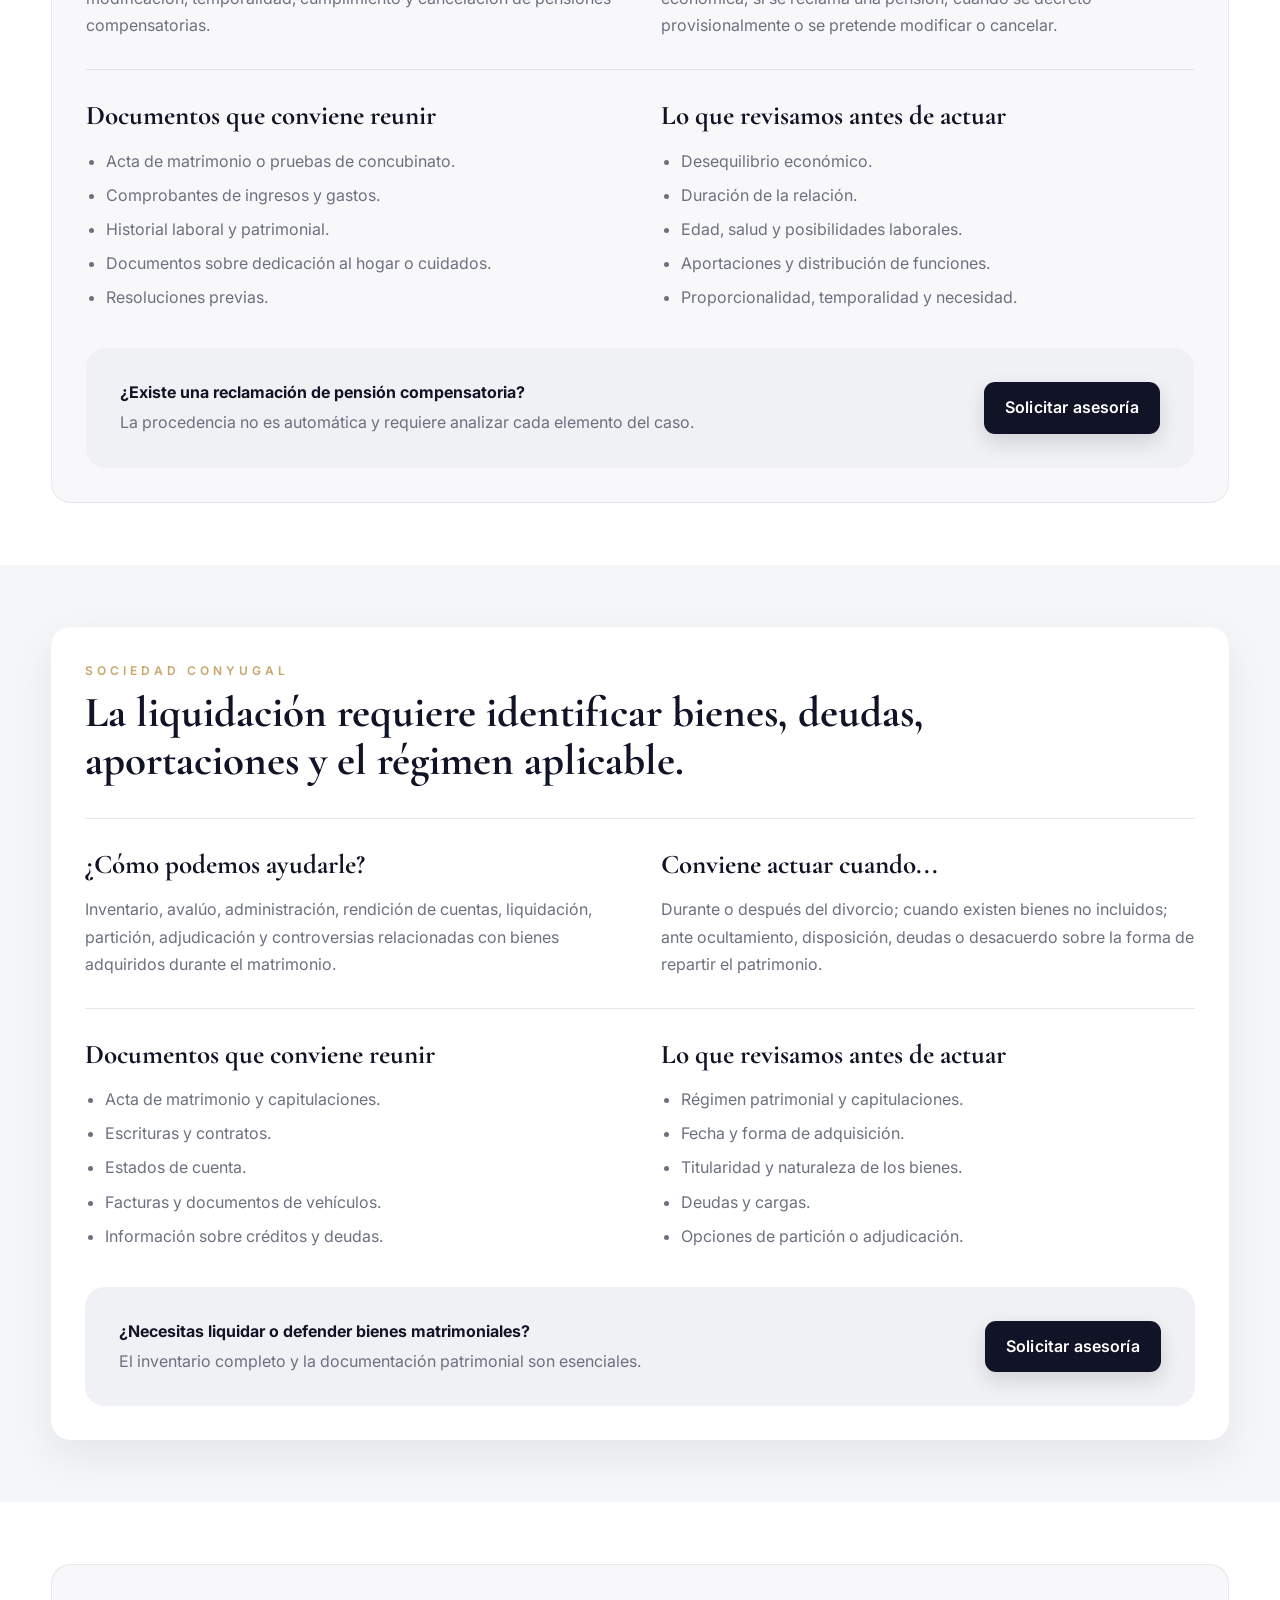
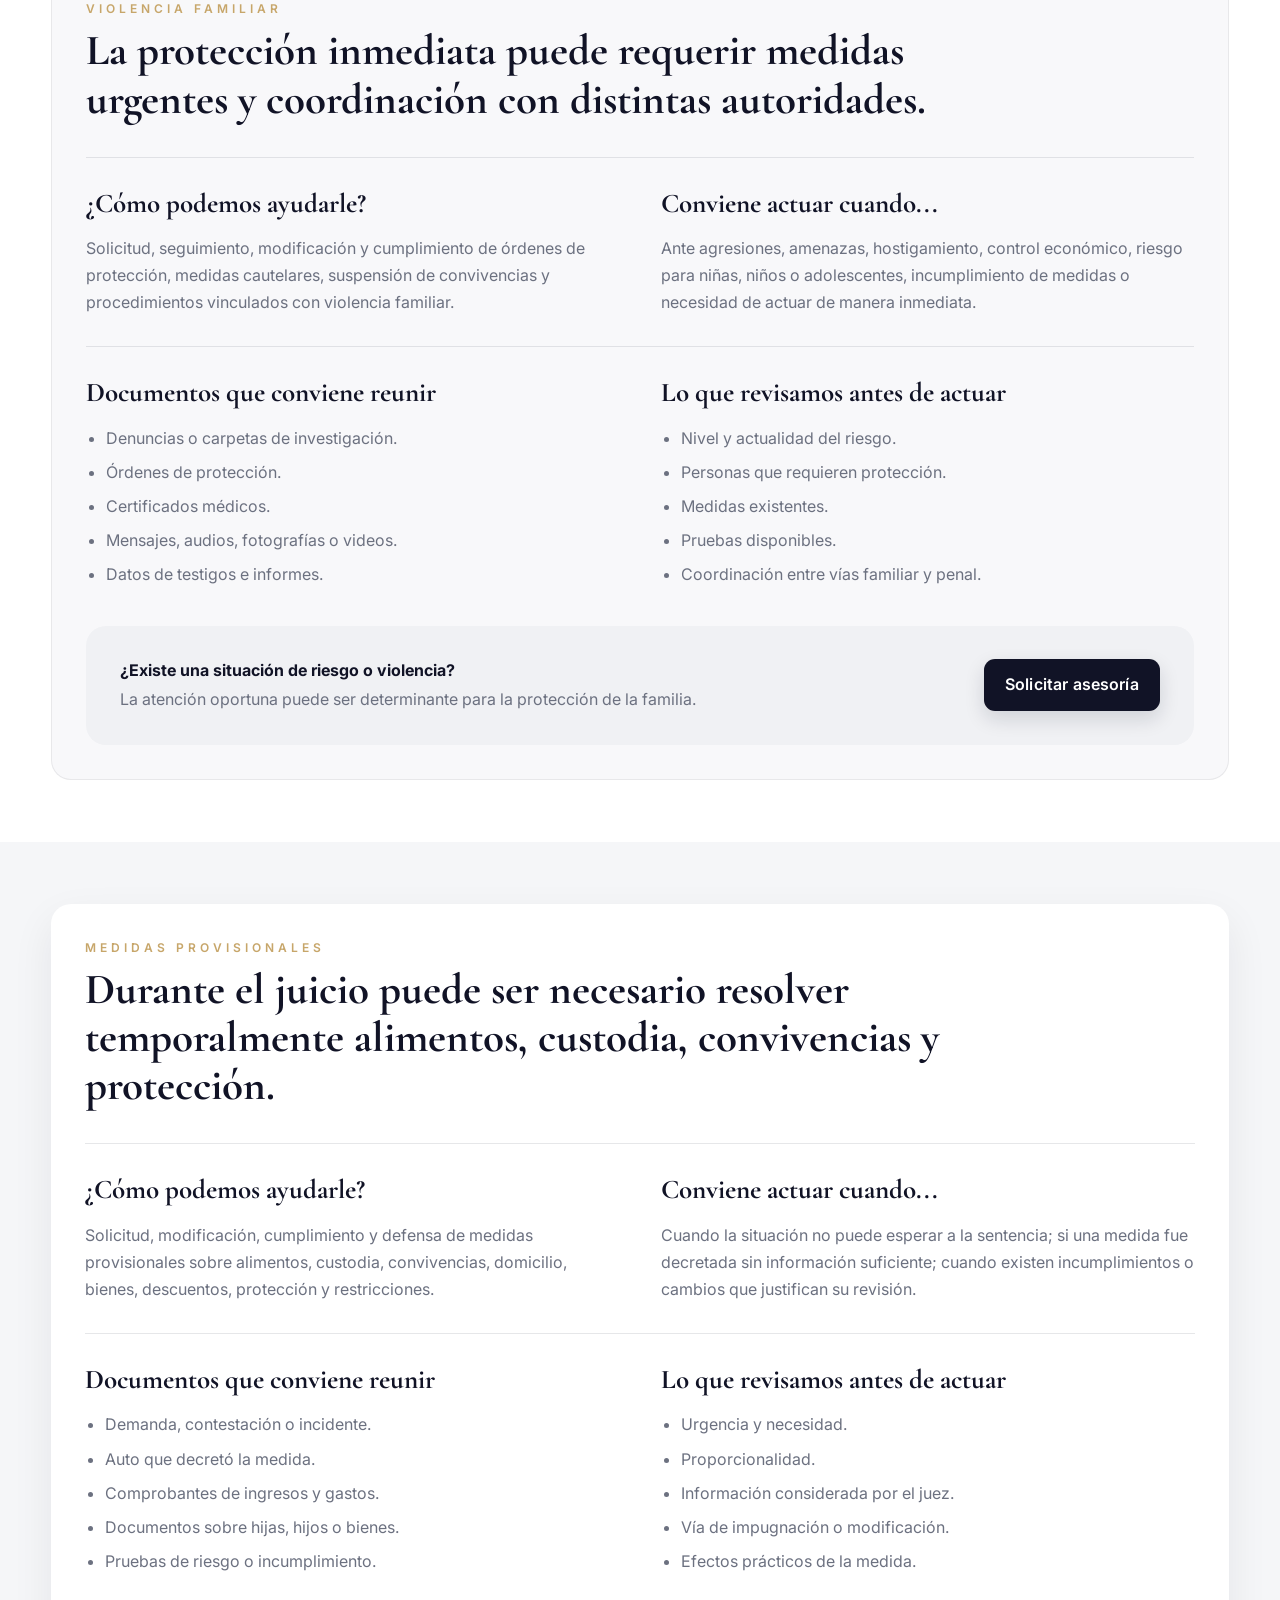
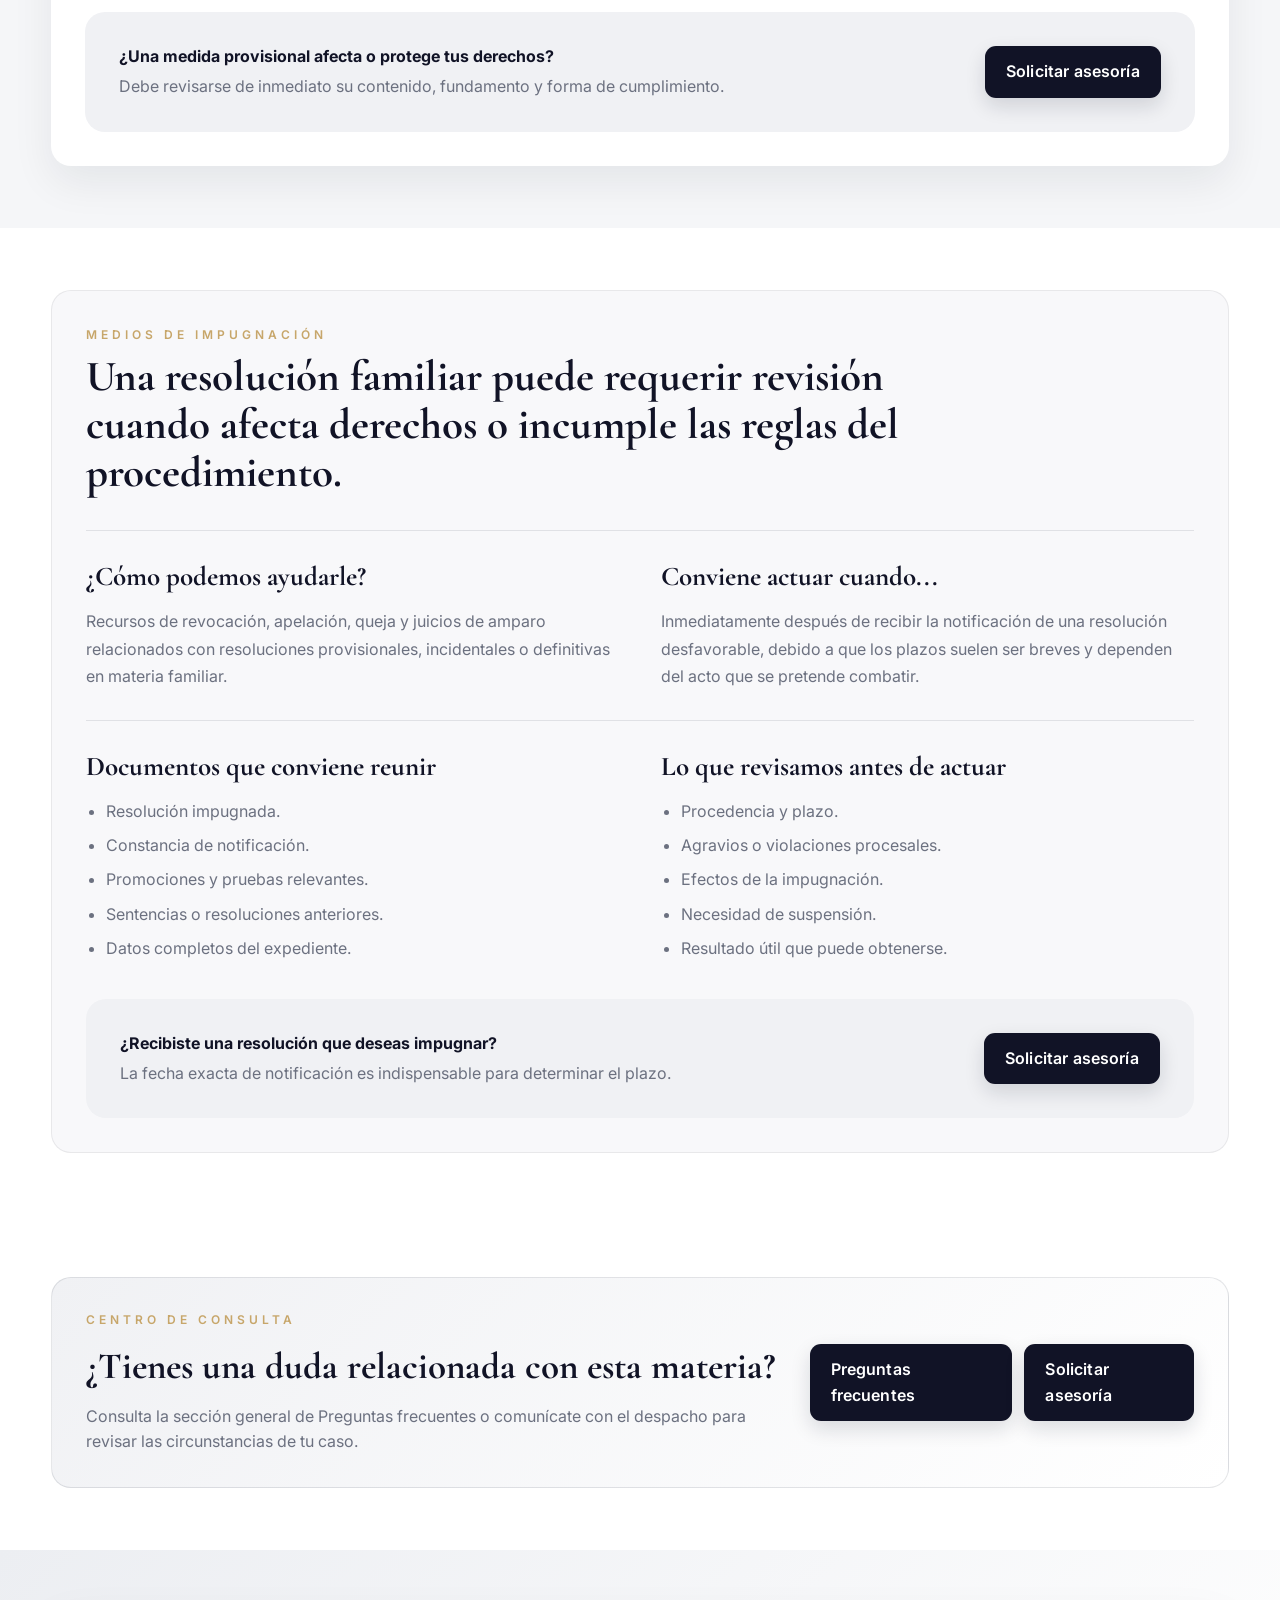
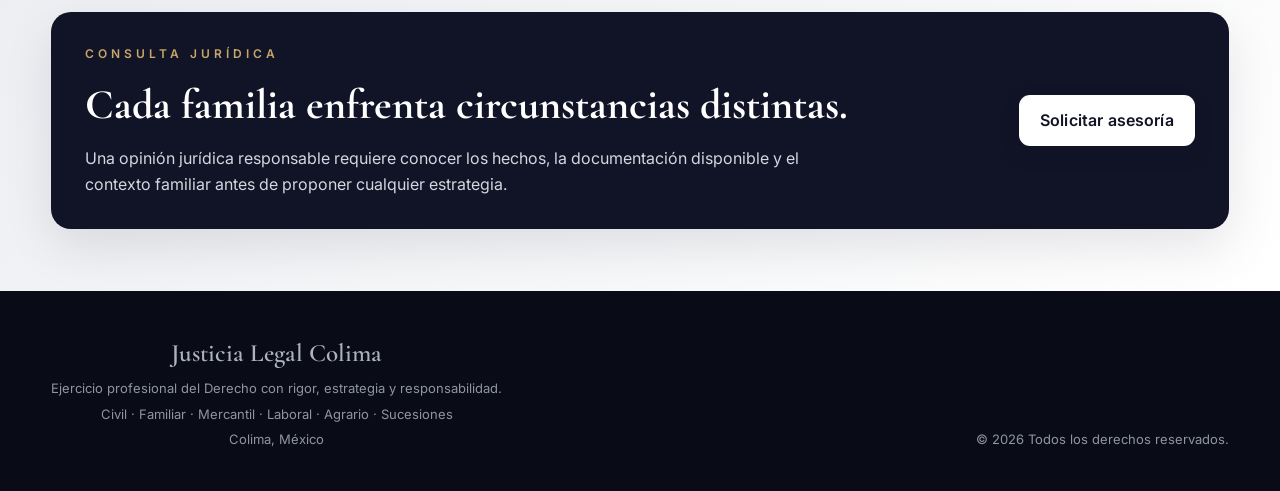
<file: paginas/derecho-familiar.html>
<!DOCTYPE html>

<html lang="es">
<head>
<meta charset="utf-8"/>
<meta content="width=device-width,initial-scale=1" name="viewport"/><link href="../favicon.ico" rel="icon"/><link href="../favicon-32.png" rel="icon" sizes="32x32"/><link href="../favicon-192.png" rel="apple-touch-icon" sizes="192x192"/><link href="../manifest.webmanifest" rel="manifest"/>
<title>Derecho Familiar en Colima | Justicia Legal Colima</title>
<meta content="Asesoría y representación en divorcio, alimentos, guarda y custodia, convivencias, patria potestad, concubinato, pensión compensatoria y violencia familiar en Colima." name="description"/>
<meta content="index,follow" name="robots"/>
<meta content="Derecho Familiar en Colima | Justicia Legal Colima" property="og:title"/>
<meta content="Asesoría y representación en divorcio, alimentos, guarda y custodia, convivencias, patria potestad, concubinato, pensión compensatoria y violencia familiar en Colima." property="og:description"/>
<meta content="website" property="og:type"/>
<link href="https://fonts.googleapis.com" rel="preconnect"/>
<link crossorigin="" href="https://fonts.gstatic.com" rel="preconnect"/>
<link href="https://fonts.googleapis.com/css2?family=Cormorant+Garamond:wght@500;600;700&amp;family=Inter:wght@300;400;500;600&amp;display=swap" rel="stylesheet"/>
<link href="../css/estilos.min.css" rel="stylesheet"/>
<meta content="#111326" name="theme-color"/><meta content="Justicia Legal Colima" property="og:site_name"/><meta content="summary" name="twitter:card"/></head>
<body>
<header class="site-header">
<div class="container nav">
<a aria-label="Justicia Legal Colima" class="brand" href="../index.html">
<img alt="Logotipo de Justicia Legal Colima" decoding="async" src="../imagenes/logo_justicia_legal.webp"/>
<div class="brand-name">JUSTICIA LEGAL COLIMA</div>
</a>
<nav aria-label="Navegación principal">
<a href="../index.html">Inicio</a>
<a href="../index.html#servicios">¿Cómo podemos ayudarle?</a>
<a href="../paginas/preguntas-frecuentes.html">Preguntas frecuentes</a>
<a href="../index.html#contacto">Contacto</a>
</nav>
</div>
</header>
<main>
<section class="page-hero">
<div class="container">
<div class="breadcrumb">
<a href="../index.html">Inicio</a>
<span>/</span>
<span>Derecho Familiar</span>
</div>
<div class="eyebrow">Podemos ayudarle si...</div>
<h1>Derecho Familiar</h1>
<p class="page-hero-copy">Podemos ayudarle si necesita divorciarse, obtener o modificar una pensión, resolver la custodia, proteger convivencias o atender una situación de violencia familiar.</p>
<div class="actions">
<a class="btn btn-primary whatsapp" rel="noopener" target="_blank">Solicitar asesoría</a>
<a class="btn btn-secondary" href="#areas">Ver situaciones frecuentes</a>
</div>
</div>
</section>
<div aria-label="Navegación de Derecho Familiar" class="subnav">
<div class="container">
<a href="#divorcio">Divorcio</a>
<a href="#alimentos">Alimentos</a>
<a href="#custodia">Guarda y custodia</a>
<a href="#convivencias">Convivencias</a>
<a href="#patria-potestad">Patria potestad</a>
<a href="#concubinato">Concubinato</a>
<a href="#compensatoria">Pensión compensatoria</a>
<a href="#sociedad-conyugal">Sociedad conyugal</a>
<a href="#violencia">Violencia familiar</a>
<a href="#medidas">Medidas provisionales</a>
<a href="#impugnacion">Medios de impugnación</a>
</div>
</div>
<section id="areas">
<div class="container">
<div class="section-heading">
<div class="kicker">Derecho Familiar</div>
<h2>¿Qué situación familiar necesita resolver?</h2>
<p>Los conflictos familiares suelen involucrar varias decisiones al mismo tiempo. Identifique el tema principal y permítanos revisar el contexto completo.</p>
</div>
<div class="practice-grid">
<a class="practice-link" href="#divorcio">
<h3>Quiere divorciarse o necesita definir las consecuencias de la separación</h3>
<p>Conocer cómo podemos intervenir en esta situación.</p>
</a>
<a class="practice-link" href="#alimentos">
<h3>Necesita solicitar, modificar, cobrar o defender una pensión</h3>
<p>Conocer cómo podemos intervenir en esta situación.</p>
</a>
<a class="practice-link" href="#custodia">
<h3>Existe un conflicto sobre el cuidado cotidiano de sus hijos</h3>
<p>Conocer cómo podemos intervenir en esta situación.</p>
</a>
<a class="practice-link" href="#convivencias">
<h3>Las convivencias no se cumplen o necesitan modificarse</h3>
<p>Conocer cómo podemos intervenir en esta situación.</p>
</a>
<a class="practice-link" href="#patria-potestad">
<h3>Existe un problema grave relacionado con responsabilidades parentales</h3>
<p>Conocer cómo podemos intervenir en esta situación.</p>
</a>
<a class="practice-link" href="#concubinato">
<h3>Necesita acreditar una relación y sus efectos jurídicos</h3>
<p>Conocer cómo podemos intervenir en esta situación.</p>
</a>
<a class="practice-link" href="#compensatoria">
<h3>La separación produjo un desequilibrio económico que debe analizarse</h3>
<p>Conocer cómo podemos intervenir en esta situación.</p>
</a>
<a class="practice-link" href="#sociedad-conyugal">
<h3>Necesita identificar, proteger o repartir bienes del matrimonio</h3>
<p>Conocer cómo podemos intervenir en esta situación.</p>
</a>
<a class="practice-link" href="#violencia">
<h3>Necesita protección inmediata para usted o su familia</h3>
<p>Conocer cómo podemos intervenir en esta situación.</p>
</a>
<a class="practice-link" href="#medidas">
<h3>Requiere una decisión urgente mientras se resuelve el juicio</h3>
<p>Conocer cómo podemos intervenir en esta situación.</p>
</a>
<a class="practice-link" href="#impugnacion">
<h3>Recibió una resolución familiar que necesita revisar</h3>
<p>Conocer cómo podemos intervenir en esta situación.</p>
</a>
</div>
</div>
</section>
<section class="topic-section light" id="divorcio">
<div class="container">
<article class="topic-panel">
<div class="topic-heading">
<div class="kicker">Divorcio</div>
<h2>El divorcio pone fin al vínculo matrimonial, pero también obliga a definir sus efectos jurídicos.</h2>
</div>
<div class="topic-columns">
<div>
<h3>¿Cómo podemos ayudarle?</h3>
<p>La disolución del matrimonio no concluye por sí misma las relaciones jurídicas entre las partes. Es necesario definir de manera ordenada las consecuencias relacionadas con alimentos, hijas e hijos, patrimonio, uso del domicilio y demás aspectos que correspondan al caso.</p>
</div>
<div>
<h3>Conviene actuar cuando...</h3>
<p>
            Cuando uno o ambos cónyuges han decidido terminar el matrimonio; si existen hijas o hijos menores; cuando hay bienes comunes, pensiones, uso de vivienda o desacuerdos sobre las consecuencias del divorcio.
          </p>
</div>
</div>
<div class="topic-columns">
<div>
<h3>Documentos que conviene reunir</h3>
<ul class="clean-list">
<li>Acta de matrimonio.</li>
<li>Actas de nacimiento de hijas e hijos.</li>
<li>Identificaciones oficiales.</li>
<li>Documentos relativos a bienes.</li>
<li>Comprobantes de ingresos y gastos.</li>
</ul>
</div>
<div>
<h3>Lo que revisamos antes de actuar</h3>
<ul class="clean-list">
<li>Régimen patrimonial del matrimonio.</li>
<li>Situación de hijas e hijos.</li>
<li>Alimentos y medidas provisionales.</li>
<li>Uso del domicilio familiar.</li>
<li>Convenios, acciones y defensas disponibles.</li>
</ul>
</div>
</div>
<div class="topic-cta">
<div>
<strong>¿Necesitas iniciar o atender un divorcio?</strong>
<p>Conviene revisar desde el inicio los efectos familiares, económicos y patrimoniales.</p>
</div>
<a class="btn btn-dark whatsapp" rel="noopener" target="_blank">Solicitar asesoría</a>
</div>
</article>
</div>
</section>
<section class="topic-section" id="alimentos">
<div class="container">
<article class="topic-panel">
<div class="topic-heading">
<div class="kicker">Alimentos</div>
<h2>La pensión debe responder a las necesidades de quien la recibe y a las posibilidades de quien debe cubrirla.</h2>
</div>
<div class="topic-columns">
<div>
<h3>¿Cómo podemos ayudarle?</h3>
<p>
            Fijación provisional y definitiva, incremento, reducción, actualización, garantía, cumplimiento, ejecución de adeudos y cancelación de pensiones alimenticias.
          </p>
</div>
<div>
<h3>Conviene actuar cuando...</h3>
<p>
            Cuando no existe apoyo suficiente; si la pensión dejó de cubrirse; cuando cambiaron las necesidades o los ingresos; ante descuentos incorrectos o cuando se pretende modificar o cancelar una obligación.
          </p>
</div>
</div>
<div class="topic-columns">
<div>
<h3>Documentos que conviene reunir</h3>
<ul class="clean-list">
<li>Actas de nacimiento o matrimonio.</li>
<li>Comprobantes de gastos.</li>
<li>Recibos de nómina o información laboral.</li>
<li>Estados de cuenta y depósitos.</li>
<li>Resoluciones o convenios previos.</li>
</ul>
</div>
<div>
<h3>Lo que revisamos antes de actuar</h3>
<ul class="clean-list">
<li>Necesidades ordinarias y extraordinarias.</li>
<li>Capacidad económica de las partes.</li>
<li>Proporcionalidad de la pensión.</li>
<li>Adeudos y formas de ejecución.</li>
<li>Procedencia de modificación o cancelación.</li>
</ul>
</div>
</div>
<div class="topic-cta">
<div>
<strong>¿Existe un problema relacionado con alimentos?</strong>
<p>La valoración de ingresos, necesidades y antecedentes es indispensable.</p>
</div>
<a class="btn btn-dark whatsapp" rel="noopener" target="_blank">Solicitar asesoría</a>
</div>
</article>
</div>
</section>
<section class="topic-section light" id="custodia">
<div class="container">
<article class="topic-panel">
<div class="topic-heading">
<div class="kicker">Guarda y custodia</div>
<h2>Las decisiones deben orientarse al bienestar y estabilidad de niñas, niños y adolescentes.</h2>
</div>
<div class="topic-columns">
<div>
<h3>¿Cómo podemos ayudarle?</h3>
<p>
            Determinación provisional o definitiva de la guarda y custodia, modificación de resoluciones, custodia compartida, restitución, protección ante riesgos y cumplimiento de decisiones judiciales.
          </p>
</div>
<div>
<h3>Conviene actuar cuando...</h3>
<p>
            Cuando no existe acuerdo sobre con quién vivirán las hijas o hijos; si cambió la situación familiar; ante incumplimientos, riesgos, traslados indebidos o necesidad de modificar una resolución anterior.
          </p>
</div>
</div>
<div class="topic-columns">
<div>
<h3>Documentos que conviene reunir</h3>
<ul class="clean-list">
<li>Actas de nacimiento.</li>
<li>Resoluciones o convenios previos.</li>
<li>Constancias escolares o médicas.</li>
<li>Mensajes, fotografías o informes.</li>
<li>Datos sobre domicilio y condiciones de cuidado.</li>
</ul>
</div>
<div>
<h3>Lo que revisamos antes de actuar</h3>
<ul class="clean-list">
<li>Interés superior de la niñez.</li>
<li>Condiciones de cuidado y estabilidad.</li>
<li>Disponibilidad y redes de apoyo.</li>
<li>Riesgos físicos o emocionales.</li>
<li>Opiniones técnicas y antecedentes judiciales.</li>
</ul>
</div>
</div>
<div class="topic-cta">
<div>
<strong>¿Necesitas definir o modificar la custodia?</strong>
<p>Cada situación familiar debe analizarse con especial cuidado y sensibilidad.</p>
</div>
<a class="btn btn-dark whatsapp" rel="noopener" target="_blank">Solicitar asesoría</a>
</div>
</article>
</div>
</section>
<section class="topic-section" id="convivencias">
<div class="container">
<article class="topic-panel">
<div class="topic-heading">
<div class="kicker">Régimen de convivencias</div>
<h2>La convivencia debe garantizar vínculos familiares seguros, estables y adecuados.</h2>
</div>
<div class="topic-columns">
<div>
<h3>¿Cómo podemos ayudarle?</h3>
<p>
            Fijación, ampliación, reducción, supervisión, suspensión, modificación y cumplimiento de convivencias entre hijas, hijos, progenitores y otros familiares.
          </p>
</div>
<div>
<h3>Conviene actuar cuando...</h3>
<p>
            Cuando no existe acuerdo; si las convivencias se impiden o incumplen; cuando hay riesgos, distancia, cambios de domicilio o necesidad de adaptar horarios y condiciones.
          </p>
</div>
</div>
<div class="topic-columns">
<div>
<h3>Documentos que conviene reunir</h3>
<ul class="clean-list">
<li>Resoluciones o convenios.</li>
<li>Calendarios y registros de incumplimientos.</li>
<li>Mensajes y comunicaciones.</li>
<li>Constancias escolares o laborales.</li>
<li>Informes médicos o psicológicos, en su caso.</li>
</ul>
</div>
<div>
<h3>Lo que revisamos antes de actuar</h3>
<ul class="clean-list">
<li>Edad y necesidades de las hijas o hijos.</li>
<li>Distancias y horarios.</li>
<li>Antecedentes de cumplimiento.</li>
<li>Condiciones de seguridad.</li>
<li>Necesidad de supervisión o suspensión.</li>
</ul>
</div>
</div>
<div class="topic-cta">
<div>
<strong>¿Existe un conflicto sobre convivencias?</strong>
<p>La solución debe considerar las circunstancias reales de la familia.</p>
</div>
<a class="btn btn-dark whatsapp" rel="noopener" target="_blank">Solicitar asesoría</a>
</div>
</article>
</div>
</section>
<section class="topic-section light" id="patria-potestad">
<div class="container">
<article class="topic-panel">
<div class="topic-heading">
<div class="kicker">Patria potestad</div>
<h2>Su ejercicio implica derechos, deberes y responsabilidad respecto de hijas e hijos.</h2>
</div>
<div class="topic-columns">
<div>
<h3>¿Cómo podemos ayudarle?</h3>
<p>
            Ejercicio, limitación, suspensión, pérdida, recuperación y consecuencias relacionadas con la representación, cuidado y protección de niñas, niños y adolescentes.
          </p>
</div>
<div>
<h3>Conviene actuar cuando...</h3>
<p>
            Ante abandono, violencia, incumplimientos graves, ausencia prolongada, riesgos para la integridad o cuando una resolución afecta el ejercicio de derechos y obligaciones parentales.
          </p>
</div>
</div>
<div class="topic-columns">
<div>
<h3>Documentos que conviene reunir</h3>
<ul class="clean-list">
<li>Actas de nacimiento.</li>
<li>Resoluciones judiciales.</li>
<li>Carpetas de investigación o medidas de protección.</li>
<li>Informes escolares, médicos o psicológicos.</li>
<li>Pruebas de abandono o incumplimiento.</li>
</ul>
</div>
<div>
<h3>Lo que revisamos antes de actuar</h3>
<ul class="clean-list">
<li>Gravedad y continuidad de las conductas.</li>
<li>Riesgo para niñas, niños y adolescentes.</li>
<li>Pruebas disponibles.</li>
<li>Medidas menos restrictivas.</li>
<li>Consecuencias jurídicas de la pretensión.</li>
</ul>
</div>
</div>
<div class="topic-cta">
<div>
<strong>¿Existe una situación relacionada con patria potestad?</strong>
<p>Estas acciones requieren especial precisión en hechos y pruebas.</p>
</div>
<a class="btn btn-dark whatsapp" rel="noopener" target="_blank">Solicitar asesoría</a>
</div>
</article>
</div>
</section>
<section class="topic-section" id="concubinato">
<div class="container">
<article class="topic-panel">
<div class="topic-heading">
<div class="kicker">Concubinato</div>
<h2>El reconocimiento jurídico depende de la convivencia, sus condiciones y los efectos que se reclaman.</h2>
</div>
<div class="topic-columns">
<div>
<h3>¿Cómo podemos ayudarle?</h3>
<p>
            Reconocimiento de concubinato y análisis de sus efectos en materia de alimentos, pensión compensatoria, seguridad social, sucesiones, patrimonio y derechos familiares.
          </p>
</div>
<div>
<h3>Conviene actuar cuando...</h3>
<p>
            Cuando se requiere acreditar la relación; ante fallecimiento, separación, reclamaciones económicas, derechos hereditarios o trámites ante instituciones.
          </p>
</div>
</div>
<div class="topic-columns">
<div>
<h3>Documentos que conviene reunir</h3>
<ul class="clean-list">
<li>Actas de nacimiento de hijas o hijos.</li>
<li>Comprobantes de domicilio común.</li>
<li>Documentos patrimoniales o bancarios.</li>
<li>Fotografías, mensajes y testimonios.</li>
<li>Constancias institucionales.</li>
</ul>
</div>
<div>
<h3>Lo que revisamos antes de actuar</h3>
<ul class="clean-list">
<li>Duración y continuidad de la convivencia.</li>
<li>Libertad de matrimonio.</li>
<li>Objeto del reconocimiento.</li>
<li>Pruebas de vida en común.</li>
<li>Vía y autoridad competente.</li>
</ul>
</div>
</div>
<div class="topic-cta">
<div>
<strong>¿Necesitas acreditar o controvertir un concubinato?</strong>
<p>La estrategia depende del derecho específico que se pretende ejercer.</p>
</div>
<a class="btn btn-dark whatsapp" rel="noopener" target="_blank">Solicitar asesoría</a>
</div>
</article>
</div>
</section>
<section class="topic-section light" id="compensatoria">
<div class="container">
<article class="topic-panel">
<div class="topic-heading">
<div class="kicker">Pensión compensatoria</div>
<h2>Su procedencia exige demostrar desequilibrio económico y las circunstancias que lo originaron.</h2>
</div>
<div class="topic-columns">
<div>
<h3>¿Cómo podemos ayudarle?</h3>
<p>
            Reclamación, defensa, fijación provisional o definitiva, cuantificación, modificación, temporalidad, cumplimiento y cancelación de pensiones compensatorias.
          </p>
</div>
<div>
<h3>Conviene actuar cuando...</h3>
<p>
            Cuando la separación o el divorcio deja a una persona en desventaja económica; si se reclama una pensión; cuando se decretó provisionalmente o se pretende modificar o cancelar.
          </p>
</div>
</div>
<div class="topic-columns">
<div>
<h3>Documentos que conviene reunir</h3>
<ul class="clean-list">
<li>Acta de matrimonio o pruebas de concubinato.</li>
<li>Comprobantes de ingresos y gastos.</li>
<li>Historial laboral y patrimonial.</li>
<li>Documentos sobre dedicación al hogar o cuidados.</li>
<li>Resoluciones previas.</li>
</ul>
</div>
<div>
<h3>Lo que revisamos antes de actuar</h3>
<ul class="clean-list">
<li>Desequilibrio económico.</li>
<li>Duración de la relación.</li>
<li>Edad, salud y posibilidades laborales.</li>
<li>Aportaciones y distribución de funciones.</li>
<li>Proporcionalidad, temporalidad y necesidad.</li>
</ul>
</div>
</div>
<div class="topic-cta">
<div>
<strong>¿Existe una reclamación de pensión compensatoria?</strong>
<p>La procedencia no es automática y requiere analizar cada elemento del caso.</p>
</div>
<a class="btn btn-dark whatsapp" rel="noopener" target="_blank">Solicitar asesoría</a>
</div>
</article>
</div>
</section>
<section class="topic-section" id="sociedad-conyugal">
<div class="container">
<article class="topic-panel">
<div class="topic-heading">
<div class="kicker">Sociedad conyugal</div>
<h2>La liquidación requiere identificar bienes, deudas, aportaciones y el régimen aplicable.</h2>
</div>
<div class="topic-columns">
<div>
<h3>¿Cómo podemos ayudarle?</h3>
<p>
            Inventario, avalúo, administración, rendición de cuentas, liquidación, partición, adjudicación y controversias relacionadas con bienes adquiridos durante el matrimonio.
          </p>
</div>
<div>
<h3>Conviene actuar cuando...</h3>
<p>
            Durante o después del divorcio; cuando existen bienes no incluidos; ante ocultamiento, disposición, deudas o desacuerdo sobre la forma de repartir el patrimonio.
          </p>
</div>
</div>
<div class="topic-columns">
<div>
<h3>Documentos que conviene reunir</h3>
<ul class="clean-list">
<li>Acta de matrimonio y capitulaciones.</li>
<li>Escrituras y contratos.</li>
<li>Estados de cuenta.</li>
<li>Facturas y documentos de vehículos.</li>
<li>Información sobre créditos y deudas.</li>
</ul>
</div>
<div>
<h3>Lo que revisamos antes de actuar</h3>
<ul class="clean-list">
<li>Régimen patrimonial y capitulaciones.</li>
<li>Fecha y forma de adquisición.</li>
<li>Titularidad y naturaleza de los bienes.</li>
<li>Deudas y cargas.</li>
<li>Opciones de partición o adjudicación.</li>
</ul>
</div>
</div>
<div class="topic-cta">
<div>
<strong>¿Necesitas liquidar o defender bienes matrimoniales?</strong>
<p>El inventario completo y la documentación patrimonial son esenciales.</p>
</div>
<a class="btn btn-dark whatsapp" rel="noopener" target="_blank">Solicitar asesoría</a>
</div>
</article>
</div>
</section>
<section class="topic-section light" id="violencia">
<div class="container">
<article class="topic-panel">
<div class="topic-heading">
<div class="kicker">Violencia familiar</div>
<h2>La protección inmediata puede requerir medidas urgentes y coordinación con distintas autoridades.</h2>
</div>
<div class="topic-columns">
<div>
<h3>¿Cómo podemos ayudarle?</h3>
<p>
            Solicitud, seguimiento, modificación y cumplimiento de órdenes de protección, medidas cautelares, suspensión de convivencias y procedimientos vinculados con violencia familiar.
          </p>
</div>
<div>
<h3>Conviene actuar cuando...</h3>
<p>
            Ante agresiones, amenazas, hostigamiento, control económico, riesgo para niñas, niños o adolescentes, incumplimiento de medidas o necesidad de actuar de manera inmediata.
          </p>
</div>
</div>
<div class="topic-columns">
<div>
<h3>Documentos que conviene reunir</h3>
<ul class="clean-list">
<li>Denuncias o carpetas de investigación.</li>
<li>Órdenes de protección.</li>
<li>Certificados médicos.</li>
<li>Mensajes, audios, fotografías o videos.</li>
<li>Datos de testigos e informes.</li>
</ul>
</div>
<div>
<h3>Lo que revisamos antes de actuar</h3>
<ul class="clean-list">
<li>Nivel y actualidad del riesgo.</li>
<li>Personas que requieren protección.</li>
<li>Medidas existentes.</li>
<li>Pruebas disponibles.</li>
<li>Coordinación entre vías familiar y penal.</li>
</ul>
</div>
</div>
<div class="topic-cta">
<div>
<strong>¿Existe una situación de riesgo o violencia?</strong>
<p>La atención oportuna puede ser determinante para la protección de la familia.</p>
</div>
<a class="btn btn-dark whatsapp" rel="noopener" target="_blank">Solicitar asesoría</a>
</div>
</article>
</div>
</section>
<section class="topic-section" id="medidas">
<div class="container">
<article class="topic-panel">
<div class="topic-heading">
<div class="kicker">Medidas provisionales</div>
<h2>Durante el juicio puede ser necesario resolver temporalmente alimentos, custodia, convivencias y protección.</h2>
</div>
<div class="topic-columns">
<div>
<h3>¿Cómo podemos ayudarle?</h3>
<p>
            Solicitud, modificación, cumplimiento y defensa de medidas provisionales sobre alimentos, custodia, convivencias, domicilio, bienes, descuentos, protección y restricciones.
          </p>
</div>
<div>
<h3>Conviene actuar cuando...</h3>
<p>
            Cuando la situación no puede esperar a la sentencia; si una medida fue decretada sin información suficiente; cuando existen incumplimientos o cambios que justifican su revisión.
          </p>
</div>
</div>
<div class="topic-columns">
<div>
<h3>Documentos que conviene reunir</h3>
<ul class="clean-list">
<li>Demanda, contestación o incidente.</li>
<li>Auto que decretó la medida.</li>
<li>Comprobantes de ingresos y gastos.</li>
<li>Documentos sobre hijas, hijos o bienes.</li>
<li>Pruebas de riesgo o incumplimiento.</li>
</ul>
</div>
<div>
<h3>Lo que revisamos antes de actuar</h3>
<ul class="clean-list">
<li>Urgencia y necesidad.</li>
<li>Proporcionalidad.</li>
<li>Información considerada por el juez.</li>
<li>Vía de impugnación o modificación.</li>
<li>Efectos prácticos de la medida.</li>
</ul>
</div>
</div>
<div class="topic-cta">
<div>
<strong>¿Una medida provisional afecta o protege tus derechos?</strong>
<p>Debe revisarse de inmediato su contenido, fundamento y forma de cumplimiento.</p>
</div>
<a class="btn btn-dark whatsapp" rel="noopener" target="_blank">Solicitar asesoría</a>
</div>
</article>
</div>
</section>
<section class="topic-section light" id="impugnacion">
<div class="container">
<article class="topic-panel">
<div class="topic-heading">
<div class="kicker">Medios de impugnación</div>
<h2>Una resolución familiar puede requerir revisión cuando afecta derechos o incumple las reglas del procedimiento.</h2>
</div>
<div class="topic-columns">
<div>
<h3>¿Cómo podemos ayudarle?</h3>
<p>
            Recursos de revocación, apelación, queja y juicios de amparo relacionados con resoluciones provisionales, incidentales o definitivas en materia familiar.
          </p>
</div>
<div>
<h3>Conviene actuar cuando...</h3>
<p>
            Inmediatamente después de recibir la notificación de una resolución desfavorable, debido a que los plazos suelen ser breves y dependen del acto que se pretende combatir.
          </p>
</div>
</div>
<div class="topic-columns">
<div>
<h3>Documentos que conviene reunir</h3>
<ul class="clean-list">
<li>Resolución impugnada.</li>
<li>Constancia de notificación.</li>
<li>Promociones y pruebas relevantes.</li>
<li>Sentencias o resoluciones anteriores.</li>
<li>Datos completos del expediente.</li>
</ul>
</div>
<div>
<h3>Lo que revisamos antes de actuar</h3>
<ul class="clean-list">
<li>Procedencia y plazo.</li>
<li>Agravios o violaciones procesales.</li>
<li>Efectos de la impugnación.</li>
<li>Necesidad de suspensión.</li>
<li>Resultado útil que puede obtenerse.</li>
</ul>
</div>
</div>
<div class="topic-cta">
<div>
<strong>¿Recibiste una resolución que deseas impugnar?</strong>
<p>La fecha exacta de notificación es indispensable para determinar el plazo.</p>
</div>
<a class="btn btn-dark whatsapp" rel="noopener" target="_blank">Solicitar asesoría</a>
</div>
</article>
</div>
</section>
<section class="faq-directory-cta">
<div class="container">
<div class="faq-directory-box">
<div>
<div class="kicker">Centro de consulta</div>
<h2>¿Tienes una duda relacionada con esta materia?</h2>
<p>Consulta la sección general de Preguntas frecuentes o comunícate con el despacho para revisar las circunstancias de tu caso.</p>
</div>
<div class="actions">
<a class="btn btn-dark" href="preguntas-frecuentes.html">Preguntas frecuentes</a>
<a class="btn btn-dark whatsapp" rel="noopener" target="_blank">Solicitar asesoría</a>
</div>
</div>
</div>
</section>
<section class="final-cta">
<div class="container">
<div class="final-cta-box">
<div>
<div class="kicker">Consulta jurídica</div>
<h2>Cada familia enfrenta circunstancias distintas.</h2>
<p>Una opinión jurídica responsable requiere conocer los hechos, la documentación disponible y el contexto familiar antes de proponer cualquier estrategia.</p>
</div>
<a class="btn btn-primary whatsapp" rel="noopener" target="_blank">Solicitar asesoría</a>
</div>
</div>
</section>
</main>
<a aria-label="WhatsApp" class="float-wa whatsapp" rel="noopener" target="_blank">💬</a>
<footer class="site-footer master-footer"><div class="container footer-inner"><div class="footer-brand"><strong>Justicia Legal Colima</strong><span>Ejercicio profesional del Derecho con rigor, estrategia y responsabilidad.</span><span>Civil · Familiar · Mercantil · Laboral · Agrario · Sucesiones</span><span>Colima, México</span></div><div class="footer-copy">© <span id="year"></span> Todos los derechos reservados.</div></div></footer>
<script src="../js/sitio.min.js"></script>
<script>
configurarPaginaArea({
  telefono: "3123106563",
  ladaPais: "52",
  mensajeWhatsApp: "Hola, me gustaría recibir información sobre una asesoría en Derecho Familiar."
});
</script>
</body>
</html>
</file>
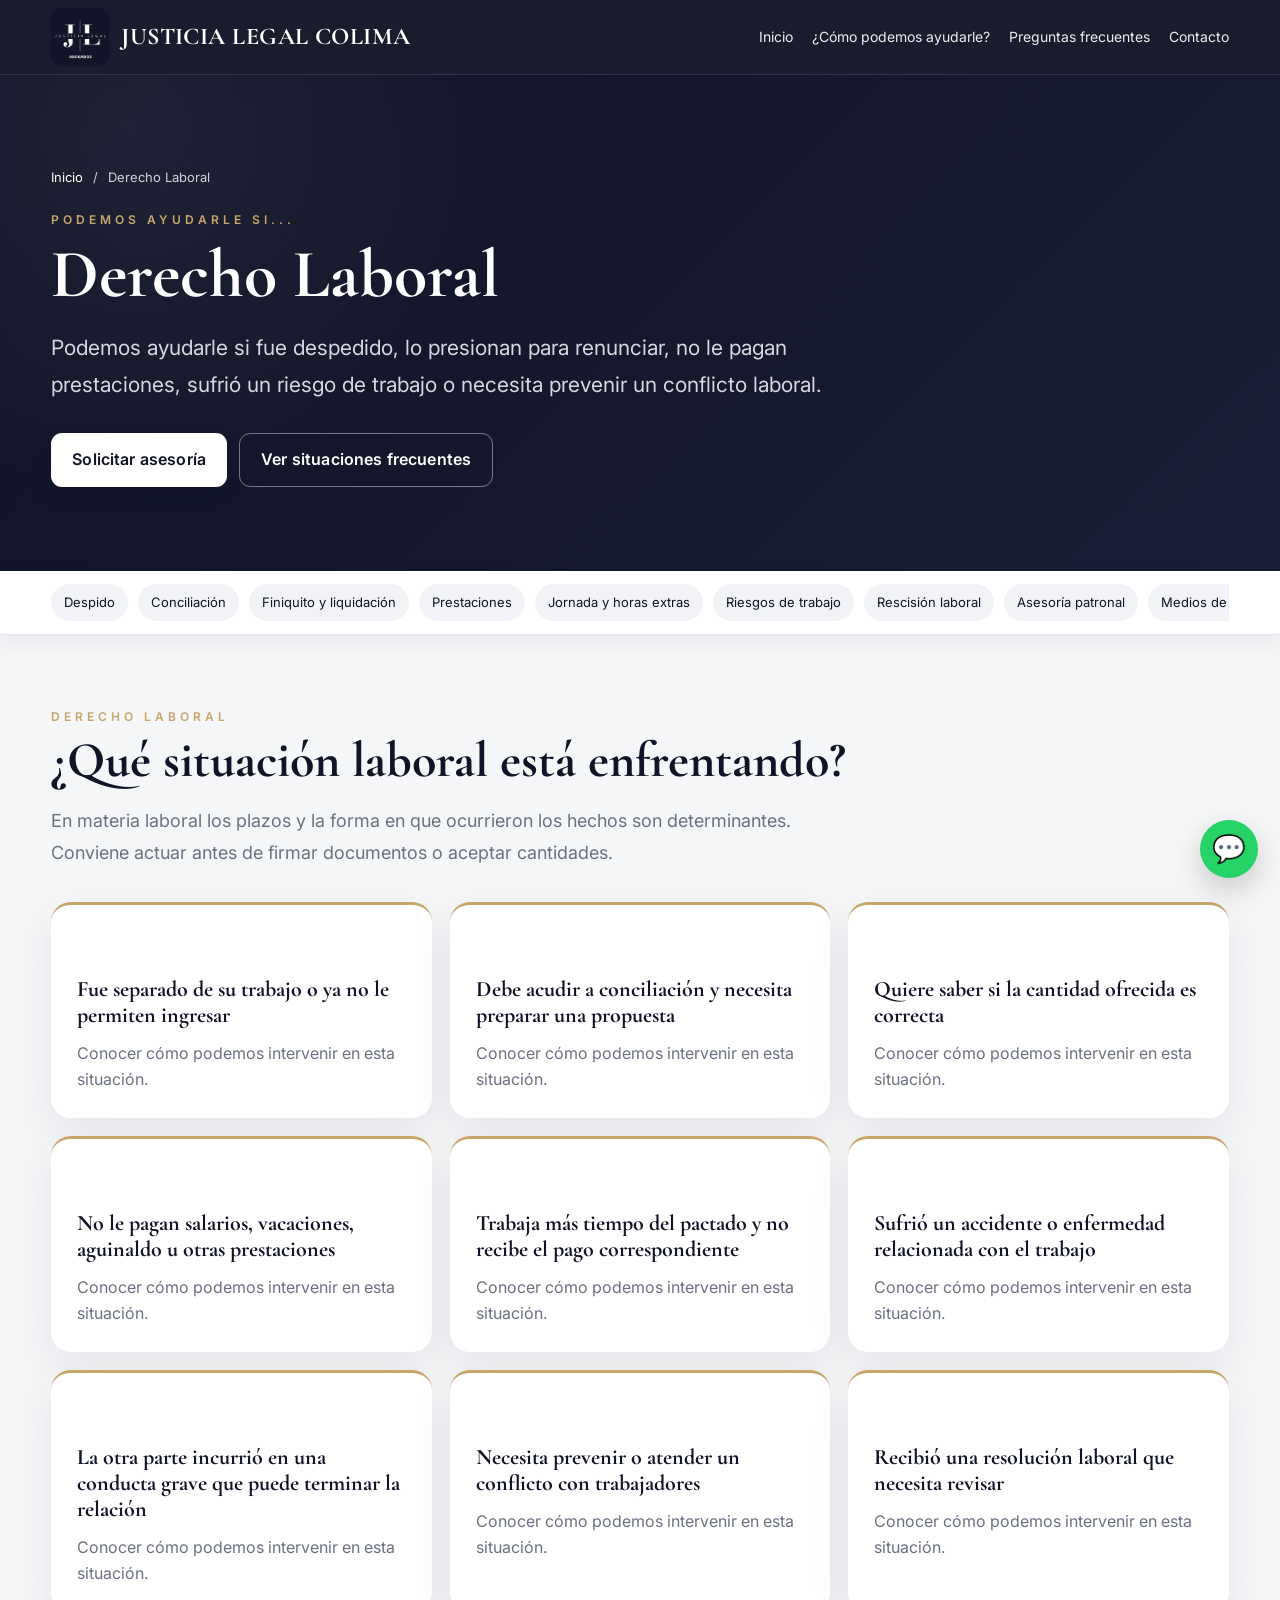
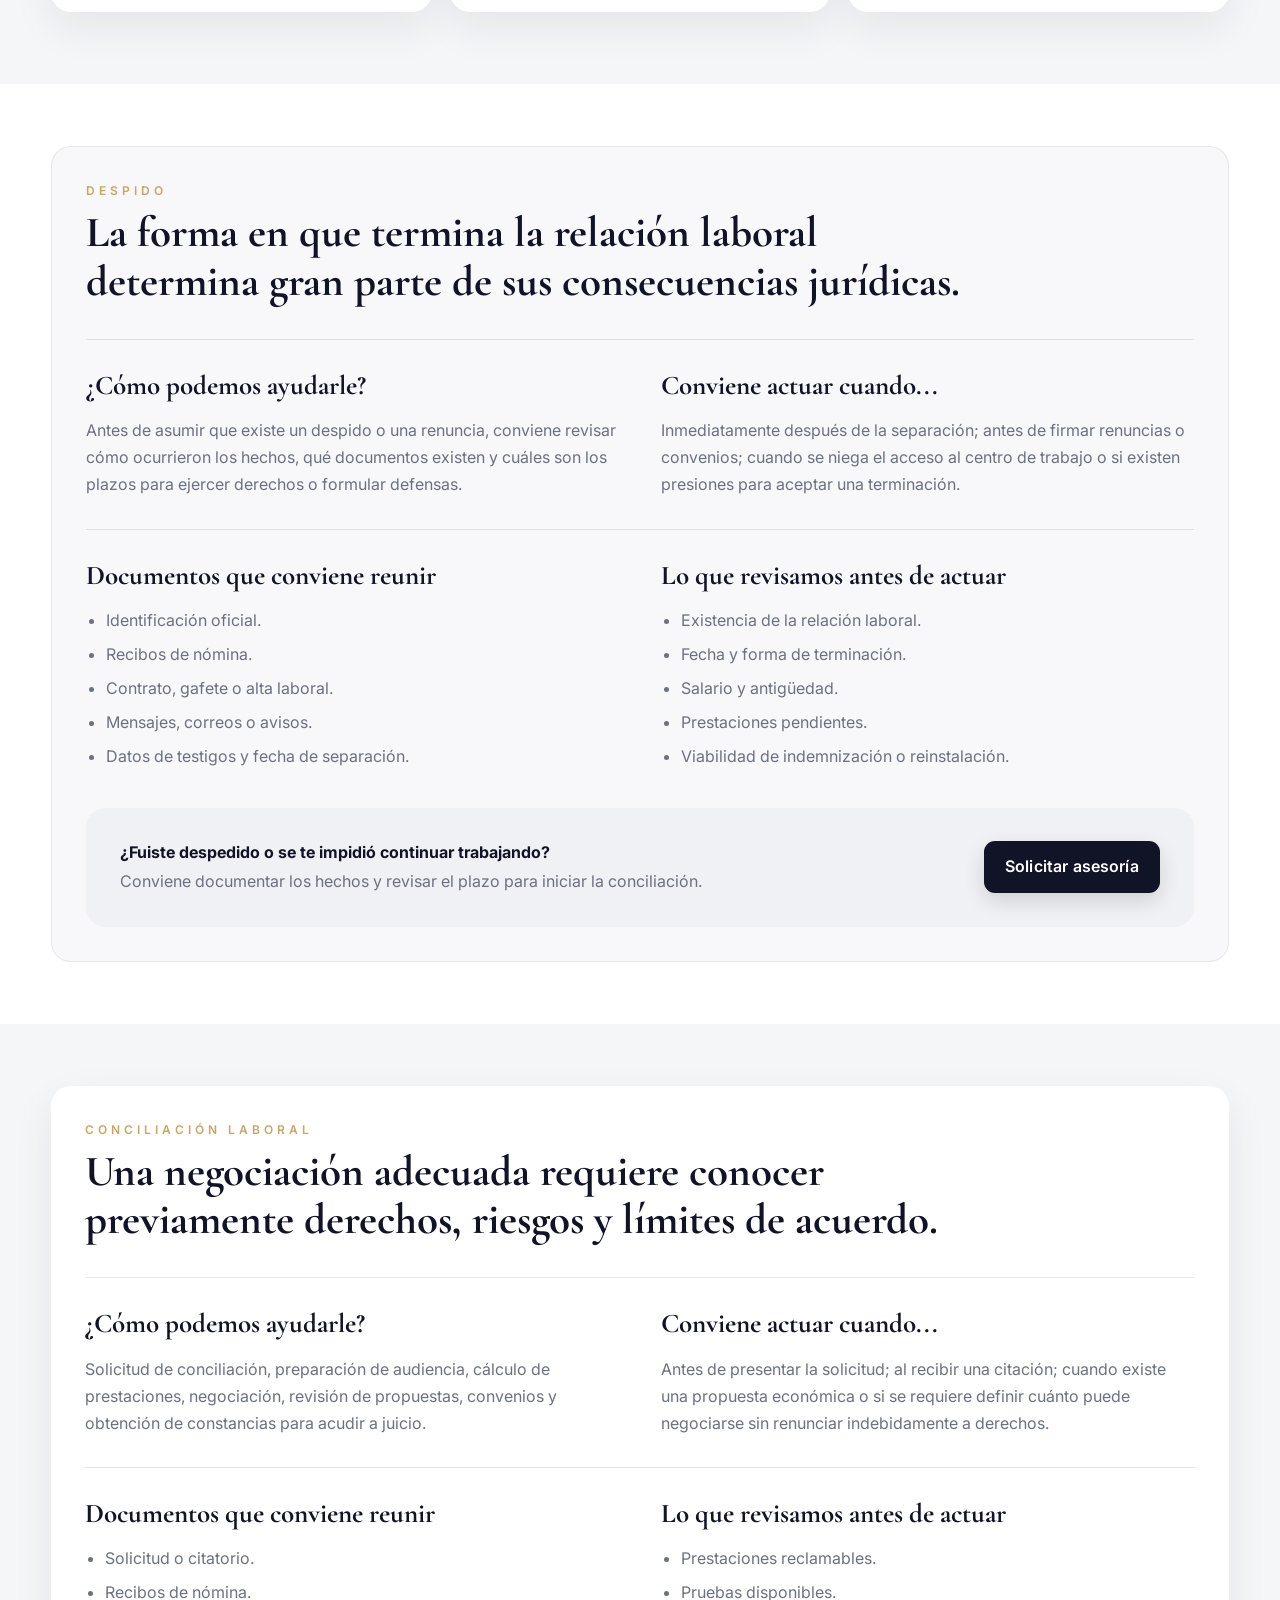
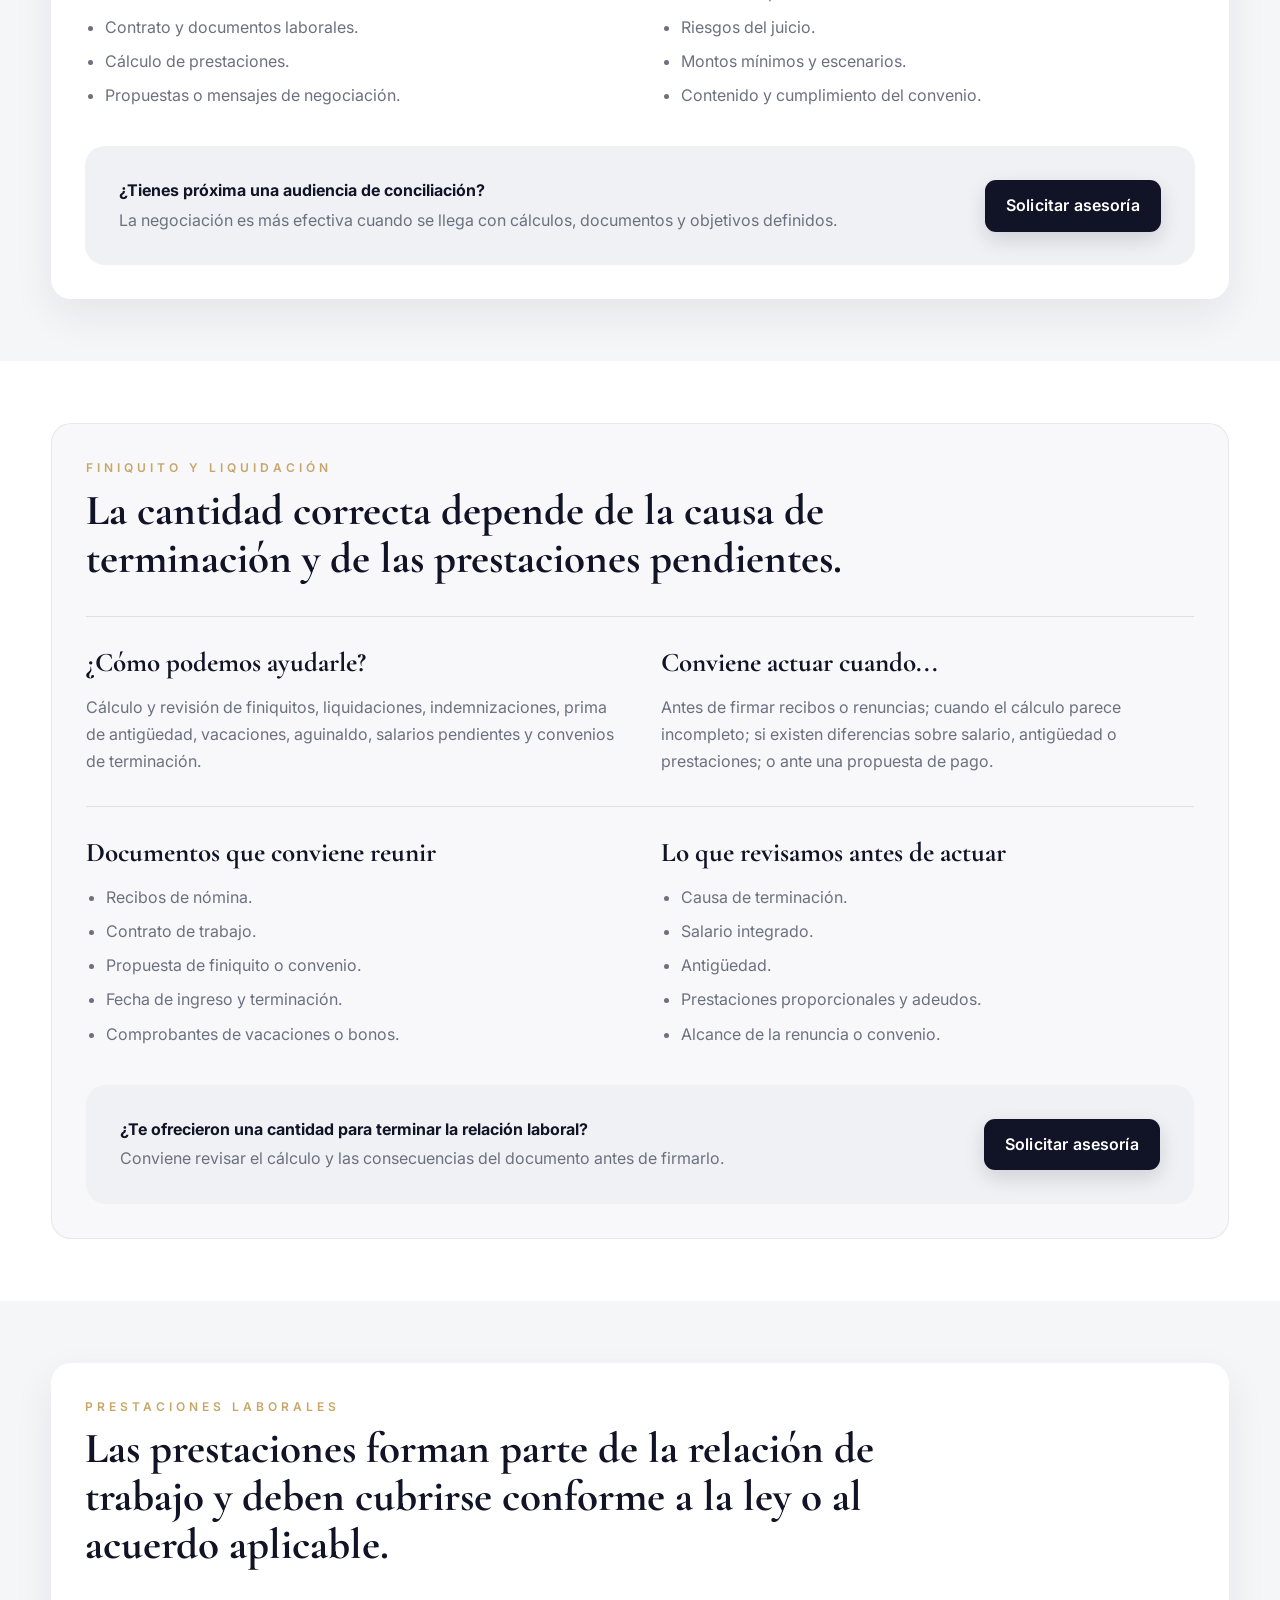
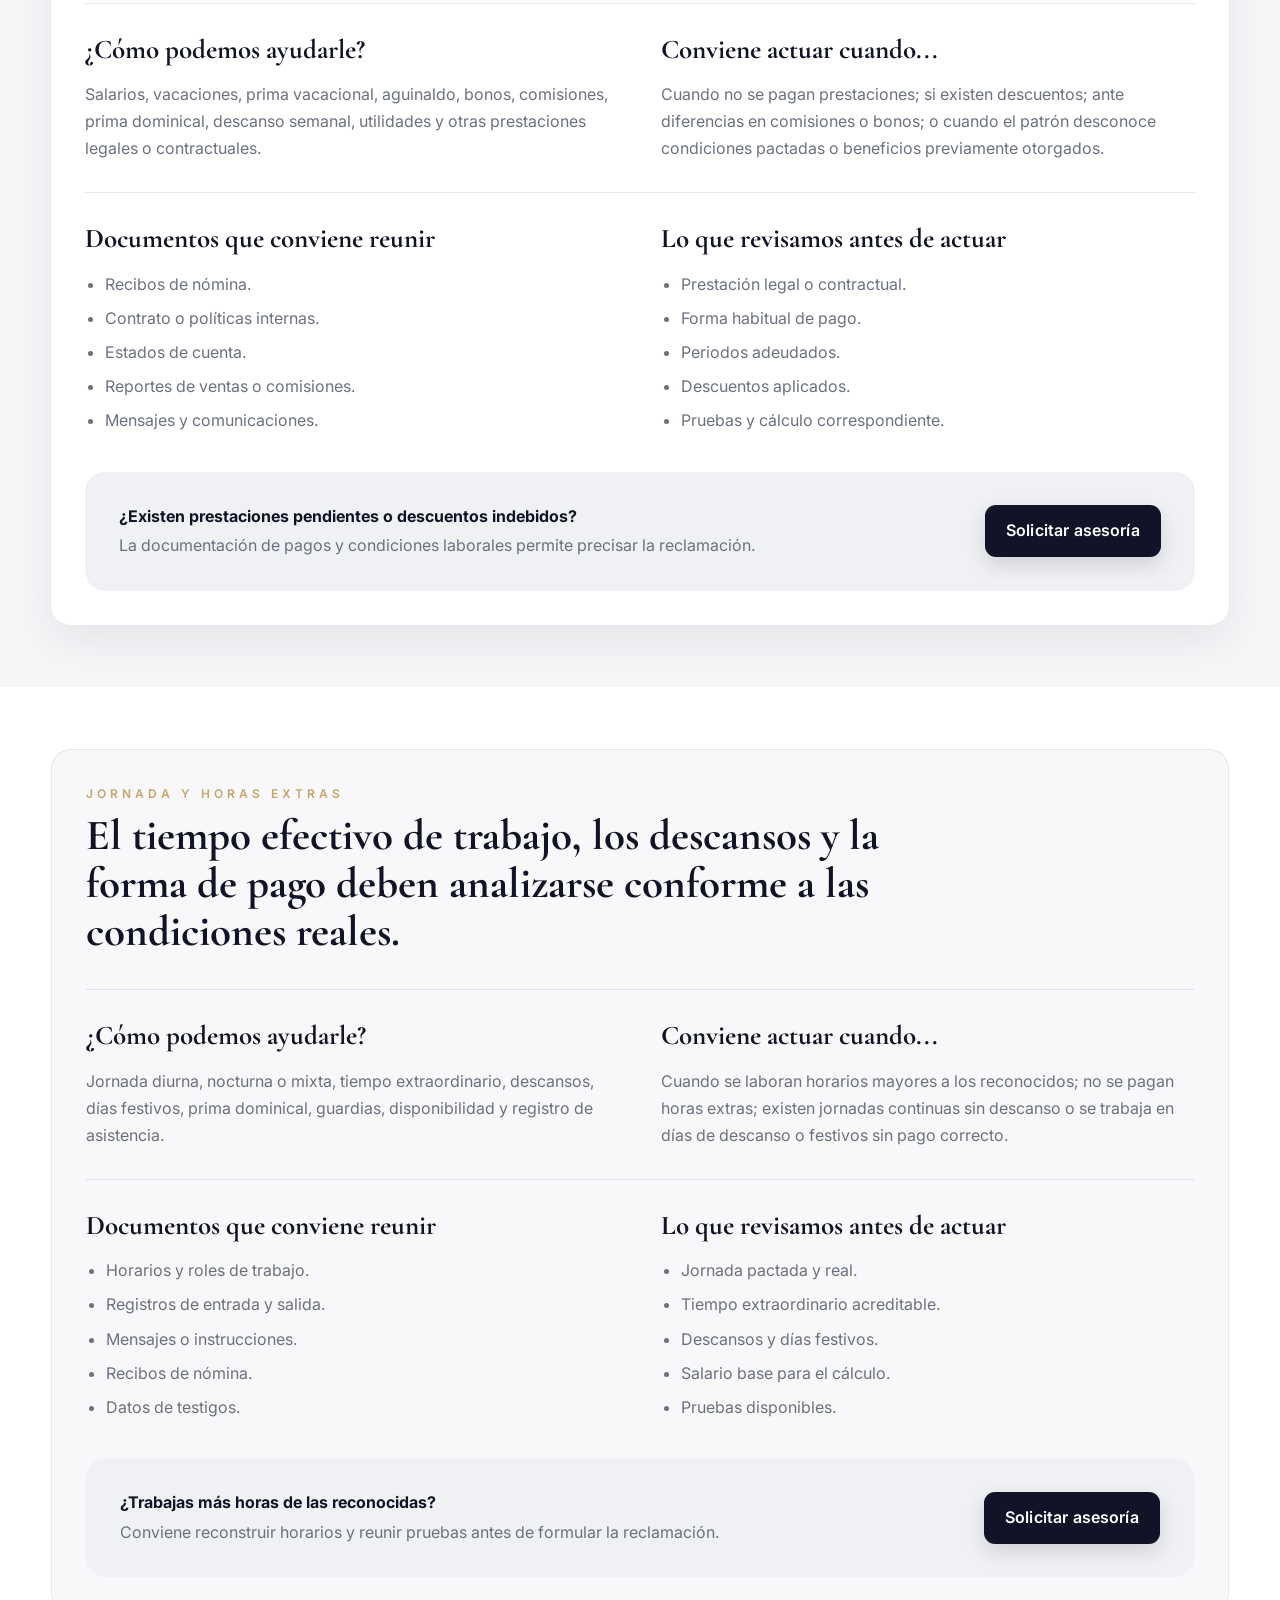
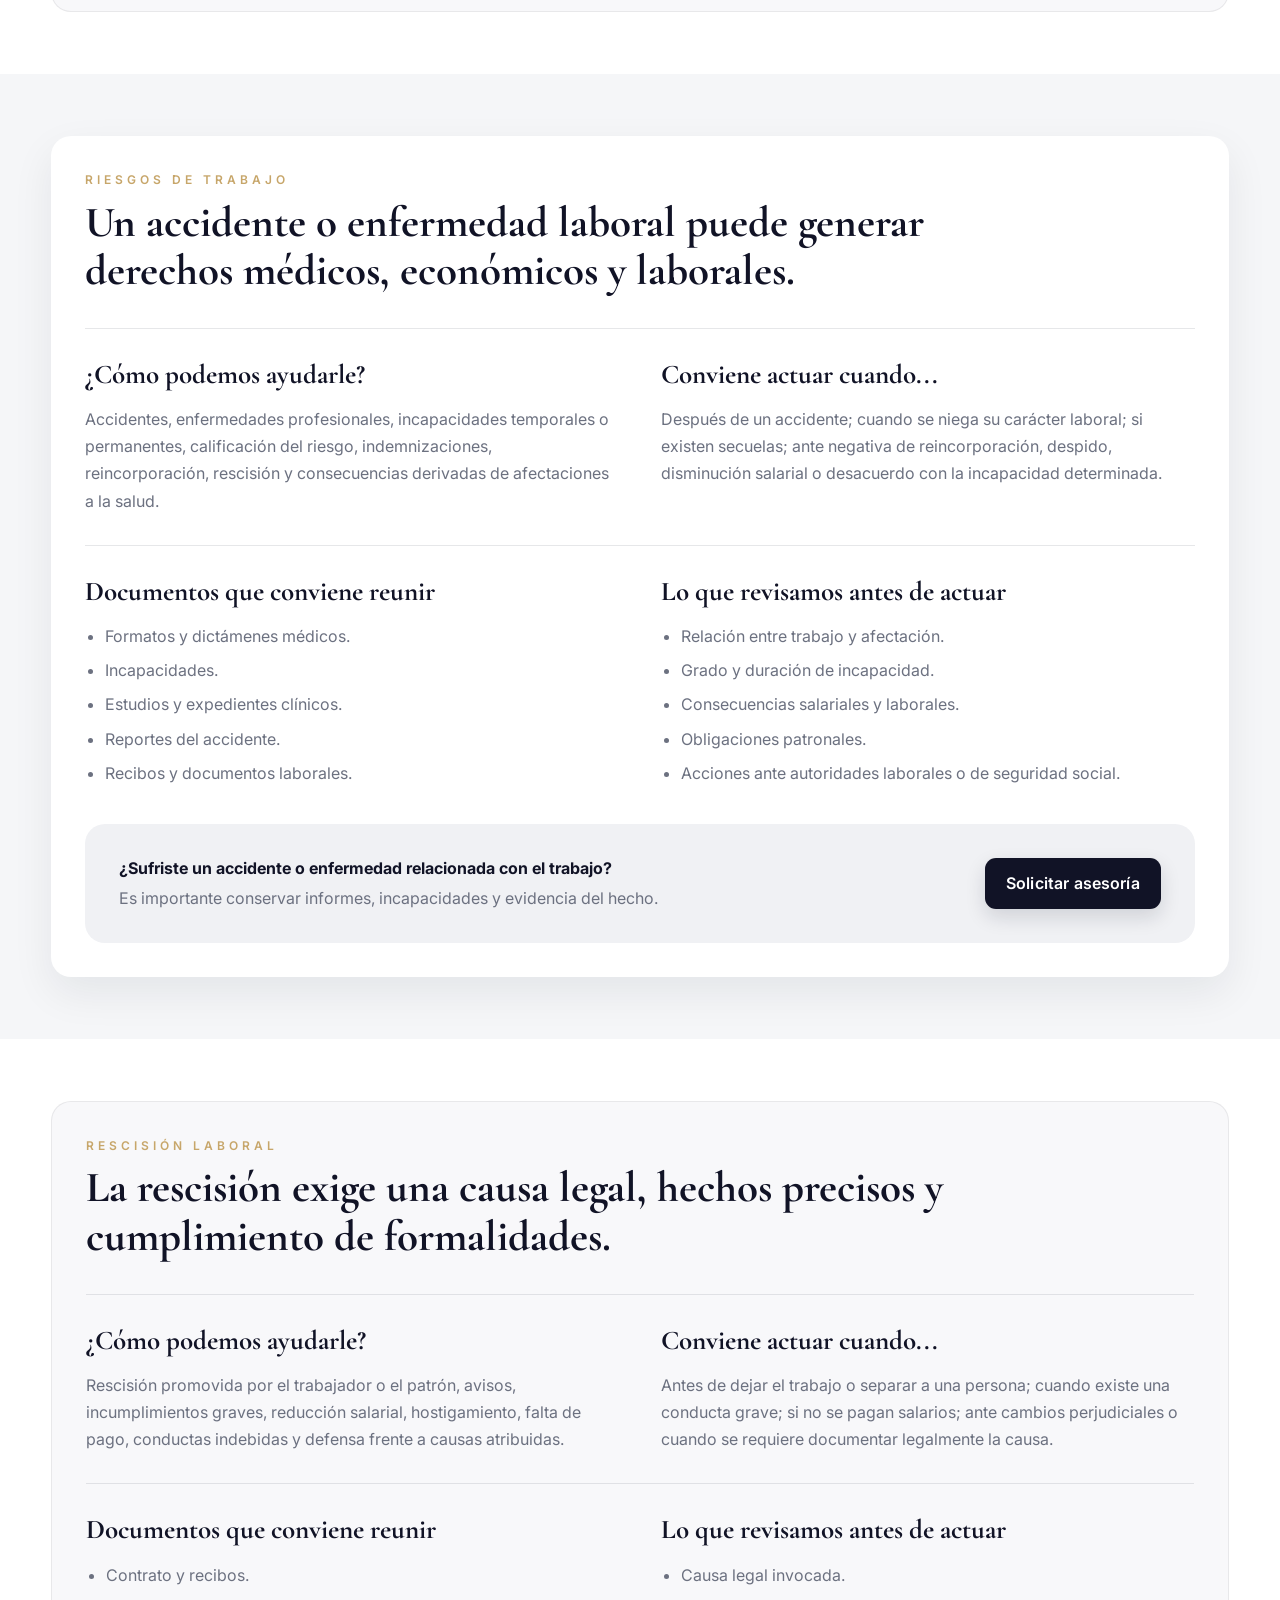
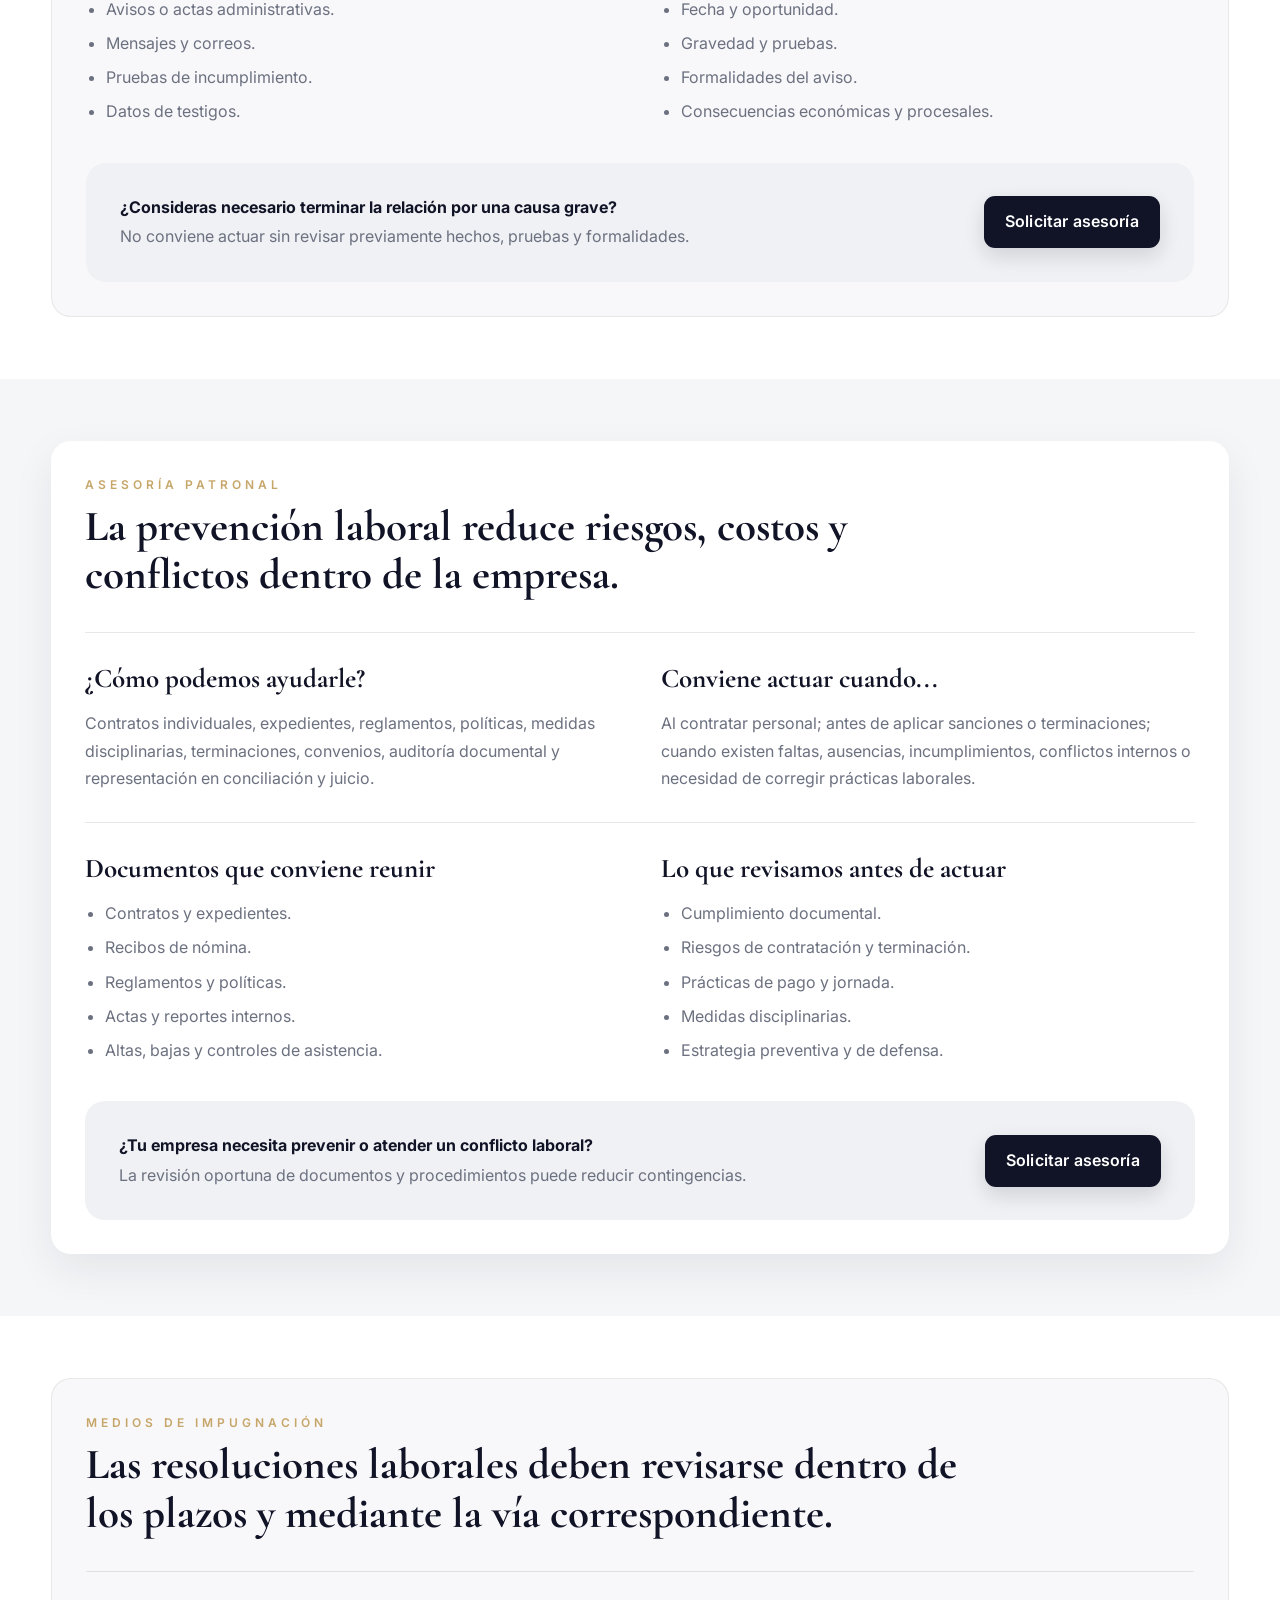
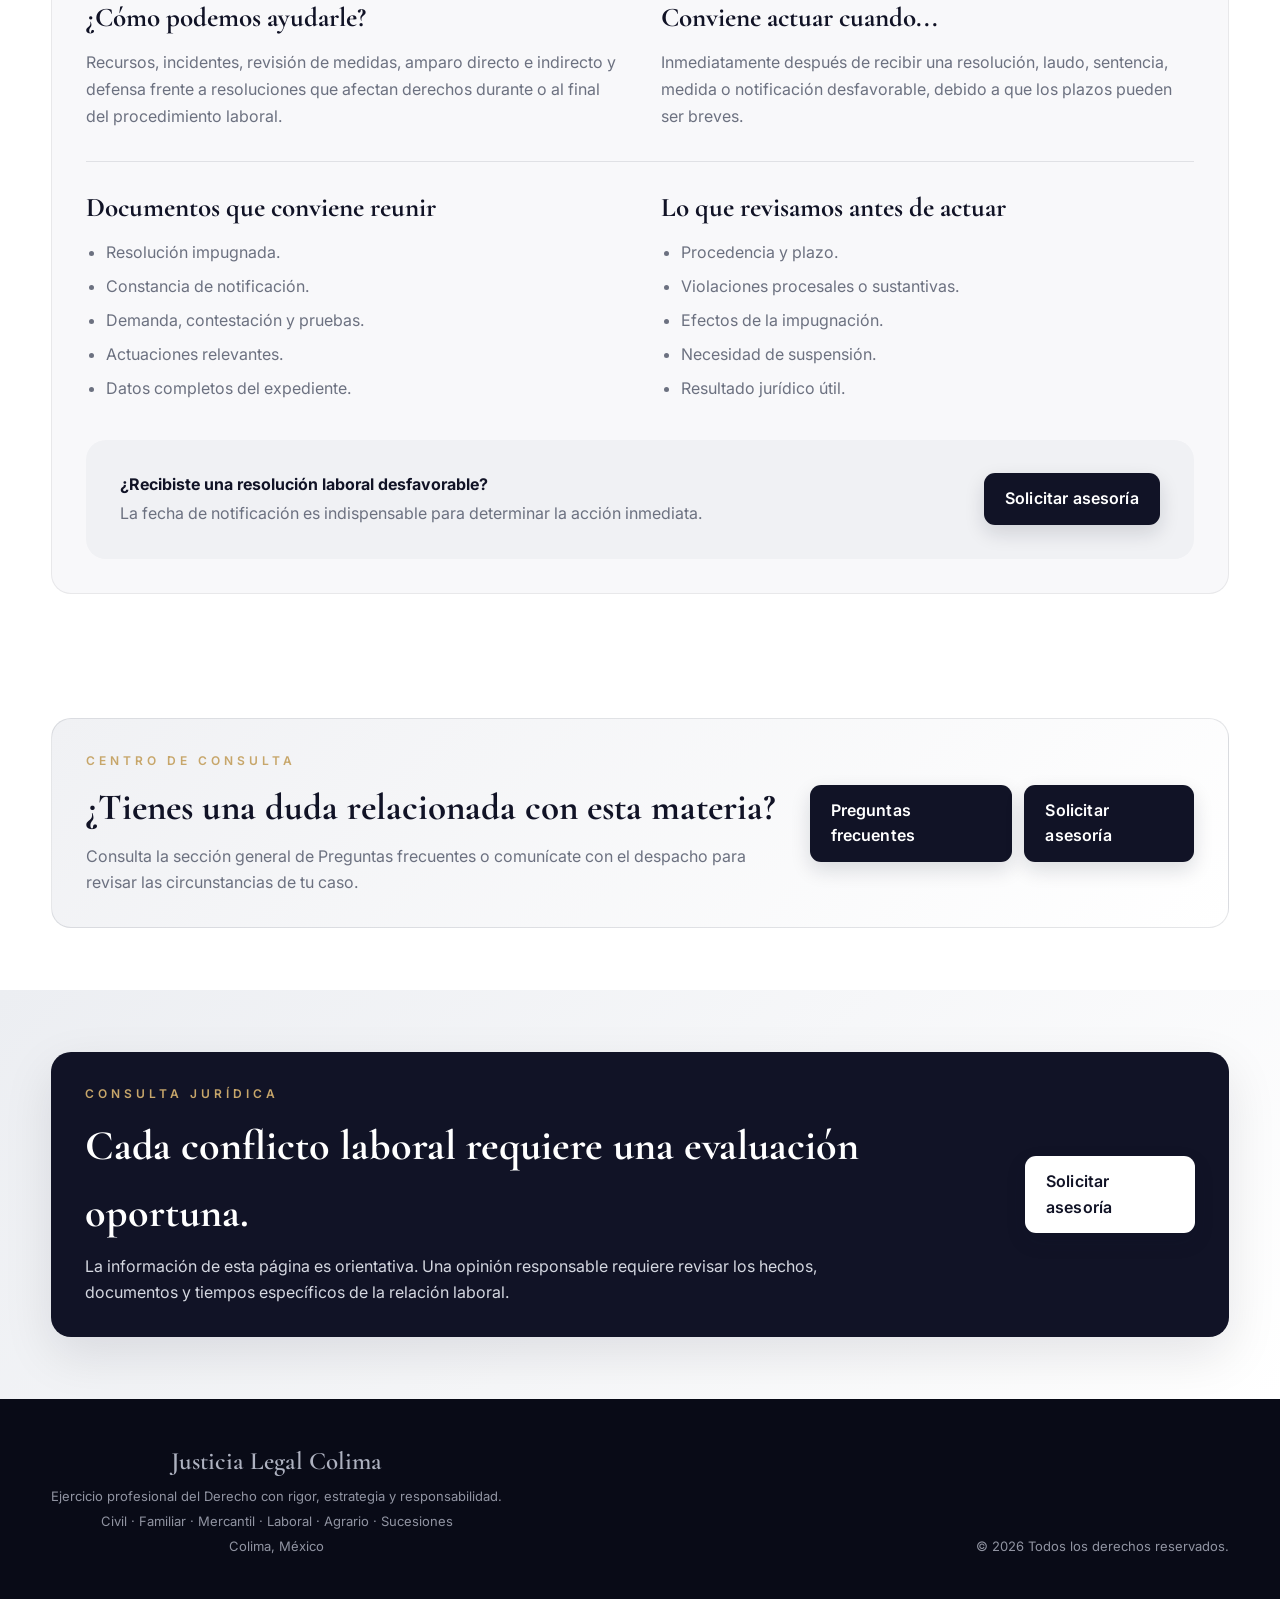
<file: paginas/derecho-laboral.html>
<!DOCTYPE html>

<html lang="es">
<head>
<meta charset="utf-8"/>
<meta content="width=device-width,initial-scale=1" name="viewport"/><link href="../favicon.ico" rel="icon"/><link href="../favicon-32.png" rel="icon" sizes="32x32"/><link href="../favicon-192.png" rel="apple-touch-icon" sizes="192x192"/><link href="../manifest.webmanifest" rel="manifest"/>
<title>Derecho Laboral en Colima | Justicia Legal Colima</title>
<meta content="Asesoría y representación en relaciones laborales, despido, conciliación, prestaciones, riesgos de trabajo y litigio laboral." name="description"/>
<meta content="index,follow" name="robots"/>
<meta content="Derecho Laboral en Colima | Justicia Legal Colima" property="og:title"/>
<meta content="Asesoría y representación en relaciones laborales, despido, conciliación, prestaciones, riesgos de trabajo y litigio laboral." property="og:description"/>
<meta content="website" property="og:type"/>
<link href="https://fonts.googleapis.com" rel="preconnect"/>
<link crossorigin="" href="https://fonts.gstatic.com" rel="preconnect"/>
<link href="https://fonts.googleapis.com/css2?family=Cormorant+Garamond:wght@500;600;700&amp;family=Inter:wght@300;400;500;600&amp;display=swap" rel="stylesheet"/>
<link href="../css/estilos.min.css" rel="stylesheet"/>
<meta content="#111326" name="theme-color"/><meta content="Justicia Legal Colima" property="og:site_name"/><meta content="summary" name="twitter:card"/></head>
<body>
<header class="site-header">
<div class="container nav">
<a aria-label="Justicia Legal Colima" class="brand" href="../index.html">
<img alt="Logotipo de Justicia Legal Colima" decoding="async" src="../imagenes/logo_justicia_legal.webp"/>
<div class="brand-name">JUSTICIA LEGAL COLIMA</div>
</a>
<nav aria-label="Navegación principal">
<a href="../index.html">Inicio</a>
<a href="../index.html#servicios">¿Cómo podemos ayudarle?</a>
<a href="../paginas/preguntas-frecuentes.html">Preguntas frecuentes</a>
<a href="../index.html#contacto">Contacto</a>
</nav>
</div>
</header>
<main>
<section class="page-hero">
<div class="container">
<div class="breadcrumb">
<a href="../index.html">Inicio</a>
<span>/</span>
<span>Derecho Laboral</span>
</div>
<div class="eyebrow">Podemos ayudarle si...</div>
<h1>Derecho Laboral</h1>
<p class="page-hero-copy">Podemos ayudarle si fue despedido, lo presionan para renunciar, no le pagan prestaciones, sufrió un riesgo de trabajo o necesita prevenir un conflicto laboral.</p>
<div class="actions">
<a class="btn btn-primary whatsapp" rel="noopener" target="_blank">Solicitar asesoría</a>
<a class="btn btn-secondary" href="#areas">Ver situaciones frecuentes</a>
</div>
</div>
</section>
<div aria-label="Navegación de Derecho Laboral" class="subnav">
<div class="container">
<a href="#despido">Despido</a>
<a href="#conciliacion">Conciliación</a>
<a href="#finiquito">Finiquito y liquidación</a>
<a href="#prestaciones">Prestaciones</a>
<a href="#jornada">Jornada y horas extras</a>
<a href="#riesgos">Riesgos de trabajo</a>
<a href="#rescisión">Rescisión laboral</a>
<a href="#patronal">Asesoría patronal</a>
<a href="#impugnacion">Medios de impugnación</a>
</div>
</div>
<section id="areas">
<div class="container">
<div class="section-heading">
<div class="kicker">Derecho Laboral</div>
<h2>¿Qué situación laboral está enfrentando?</h2>
<p>En materia laboral los plazos y la forma en que ocurrieron los hechos son determinantes. Conviene actuar antes de firmar documentos o aceptar cantidades.</p>
</div>
<div class="practice-grid">
<a class="practice-link" href="#despido">
<h3>Fue separado de su trabajo o ya no le permiten ingresar</h3>
<p>Conocer cómo podemos intervenir en esta situación.</p>
</a>
<a class="practice-link" href="#conciliacion">
<h3>Debe acudir a conciliación y necesita preparar una propuesta</h3>
<p>Conocer cómo podemos intervenir en esta situación.</p>
</a>
<a class="practice-link" href="#finiquito">
<h3>Quiere saber si la cantidad ofrecida es correcta</h3>
<p>Conocer cómo podemos intervenir en esta situación.</p>
</a>
<a class="practice-link" href="#prestaciones">
<h3>No le pagan salarios, vacaciones, aguinaldo u otras prestaciones</h3>
<p>Conocer cómo podemos intervenir en esta situación.</p>
</a>
<a class="practice-link" href="#jornada">
<h3>Trabaja más tiempo del pactado y no recibe el pago correspondiente</h3>
<p>Conocer cómo podemos intervenir en esta situación.</p>
</a>
<a class="practice-link" href="#riesgos">
<h3>Sufrió un accidente o enfermedad relacionada con el trabajo</h3>
<p>Conocer cómo podemos intervenir en esta situación.</p>
</a>
<a class="practice-link" href="#rescisión">
<h3>La otra parte incurrió en una conducta grave que puede terminar la relación</h3>
<p>Conocer cómo podemos intervenir en esta situación.</p>
</a>
<a class="practice-link" href="#patronal">
<h3>Necesita prevenir o atender un conflicto con trabajadores</h3>
<p>Conocer cómo podemos intervenir en esta situación.</p>
</a>
<a class="practice-link" href="#impugnacion">
<h3>Recibió una resolución laboral que necesita revisar</h3>
<p>Conocer cómo podemos intervenir en esta situación.</p>
</a>
</div>
</div>
</section>
<section class="topic-section light" id="despido">
<div class="container">
<article class="topic-panel">
<div class="topic-heading">
<div class="kicker">Despido</div>
<h2>La forma en que termina la relación laboral determina gran parte de sus consecuencias jurídicas.</h2>
</div>
<div class="topic-columns">
<div>
<h3>¿Cómo podemos ayudarle?</h3>
<p>Antes de asumir que existe un despido o una renuncia, conviene revisar cómo ocurrieron los hechos, qué documentos existen y cuáles son los plazos para ejercer derechos o formular defensas.</p>
</div>
<div>
<h3>Conviene actuar cuando...</h3>
<p>
            Inmediatamente después de la separación; antes de firmar renuncias o convenios; cuando se niega el acceso al centro de trabajo o si existen presiones para aceptar una terminación.
          </p>
</div>
</div>
<div class="topic-columns">
<div>
<h3>Documentos que conviene reunir</h3>
<ul class="clean-list">
<li>Identificación oficial.</li>
<li>Recibos de nómina.</li>
<li>Contrato, gafete o alta laboral.</li>
<li>Mensajes, correos o avisos.</li>
<li>Datos de testigos y fecha de separación.</li>
</ul>
</div>
<div>
<h3>Lo que revisamos antes de actuar</h3>
<ul class="clean-list">
<li>Existencia de la relación laboral.</li>
<li>Fecha y forma de terminación.</li>
<li>Salario y antigüedad.</li>
<li>Prestaciones pendientes.</li>
<li>Viabilidad de indemnización o reinstalación.</li>
</ul>
</div>
</div>
<div class="topic-cta">
<div>
<strong>¿Fuiste despedido o se te impidió continuar trabajando?</strong>
<p>Conviene documentar los hechos y revisar el plazo para iniciar la conciliación.</p>
</div>
<a class="btn btn-dark whatsapp" rel="noopener" target="_blank">Solicitar asesoría</a>
</div>
</article>
</div>
</section>
<section class="topic-section" id="conciliacion">
<div class="container">
<article class="topic-panel">
<div class="topic-heading">
<div class="kicker">Conciliación laboral</div>
<h2>Una negociación adecuada requiere conocer previamente derechos, riesgos y límites de acuerdo.</h2>
</div>
<div class="topic-columns">
<div>
<h3>¿Cómo podemos ayudarle?</h3>
<p>
            Solicitud de conciliación, preparación de audiencia, cálculo de prestaciones, negociación, revisión de propuestas, convenios y obtención de constancias para acudir a juicio.
          </p>
</div>
<div>
<h3>Conviene actuar cuando...</h3>
<p>
            Antes de presentar la solicitud; al recibir una citación; cuando existe una propuesta económica o si se requiere definir cuánto puede negociarse sin renunciar indebidamente a derechos.
          </p>
</div>
</div>
<div class="topic-columns">
<div>
<h3>Documentos que conviene reunir</h3>
<ul class="clean-list">
<li>Solicitud o citatorio.</li>
<li>Recibos de nómina.</li>
<li>Contrato y documentos laborales.</li>
<li>Cálculo de prestaciones.</li>
<li>Propuestas o mensajes de negociación.</li>
</ul>
</div>
<div>
<h3>Lo que revisamos antes de actuar</h3>
<ul class="clean-list">
<li>Prestaciones reclamables.</li>
<li>Pruebas disponibles.</li>
<li>Riesgos del juicio.</li>
<li>Montos mínimos y escenarios.</li>
<li>Contenido y cumplimiento del convenio.</li>
</ul>
</div>
</div>
<div class="topic-cta">
<div>
<strong>¿Tienes próxima una audiencia de conciliación?</strong>
<p>La negociación es más efectiva cuando se llega con cálculos, documentos y objetivos definidos.</p>
</div>
<a class="btn btn-dark whatsapp" rel="noopener" target="_blank">Solicitar asesoría</a>
</div>
</article>
</div>
</section>
<section class="topic-section light" id="finiquito">
<div class="container">
<article class="topic-panel">
<div class="topic-heading">
<div class="kicker">Finiquito y liquidación</div>
<h2>La cantidad correcta depende de la causa de terminación y de las prestaciones pendientes.</h2>
</div>
<div class="topic-columns">
<div>
<h3>¿Cómo podemos ayudarle?</h3>
<p>
            Cálculo y revisión de finiquitos, liquidaciones, indemnizaciones, prima de antigüedad, vacaciones, aguinaldo, salarios pendientes y convenios de terminación.
          </p>
</div>
<div>
<h3>Conviene actuar cuando...</h3>
<p>
            Antes de firmar recibos o renuncias; cuando el cálculo parece incompleto; si existen diferencias sobre salario, antigüedad o prestaciones; o ante una propuesta de pago.
          </p>
</div>
</div>
<div class="topic-columns">
<div>
<h3>Documentos que conviene reunir</h3>
<ul class="clean-list">
<li>Recibos de nómina.</li>
<li>Contrato de trabajo.</li>
<li>Propuesta de finiquito o convenio.</li>
<li>Fecha de ingreso y terminación.</li>
<li>Comprobantes de vacaciones o bonos.</li>
</ul>
</div>
<div>
<h3>Lo que revisamos antes de actuar</h3>
<ul class="clean-list">
<li>Causa de terminación.</li>
<li>Salario integrado.</li>
<li>Antigüedad.</li>
<li>Prestaciones proporcionales y adeudos.</li>
<li>Alcance de la renuncia o convenio.</li>
</ul>
</div>
</div>
<div class="topic-cta">
<div>
<strong>¿Te ofrecieron una cantidad para terminar la relación laboral?</strong>
<p>Conviene revisar el cálculo y las consecuencias del documento antes de firmarlo.</p>
</div>
<a class="btn btn-dark whatsapp" rel="noopener" target="_blank">Solicitar asesoría</a>
</div>
</article>
</div>
</section>
<section class="topic-section" id="prestaciones">
<div class="container">
<article class="topic-panel">
<div class="topic-heading">
<div class="kicker">Prestaciones laborales</div>
<h2>Las prestaciones forman parte de la relación de trabajo y deben cubrirse conforme a la ley o al acuerdo aplicable.</h2>
</div>
<div class="topic-columns">
<div>
<h3>¿Cómo podemos ayudarle?</h3>
<p>
            Salarios, vacaciones, prima vacacional, aguinaldo, bonos, comisiones, prima dominical, descanso semanal, utilidades y otras prestaciones legales o contractuales.
          </p>
</div>
<div>
<h3>Conviene actuar cuando...</h3>
<p>
            Cuando no se pagan prestaciones; si existen descuentos; ante diferencias en comisiones o bonos; o cuando el patrón desconoce condiciones pactadas o beneficios previamente otorgados.
          </p>
</div>
</div>
<div class="topic-columns">
<div>
<h3>Documentos que conviene reunir</h3>
<ul class="clean-list">
<li>Recibos de nómina.</li>
<li>Contrato o políticas internas.</li>
<li>Estados de cuenta.</li>
<li>Reportes de ventas o comisiones.</li>
<li>Mensajes y comunicaciones.</li>
</ul>
</div>
<div>
<h3>Lo que revisamos antes de actuar</h3>
<ul class="clean-list">
<li>Prestación legal o contractual.</li>
<li>Forma habitual de pago.</li>
<li>Periodos adeudados.</li>
<li>Descuentos aplicados.</li>
<li>Pruebas y cálculo correspondiente.</li>
</ul>
</div>
</div>
<div class="topic-cta">
<div>
<strong>¿Existen prestaciones pendientes o descuentos indebidos?</strong>
<p>La documentación de pagos y condiciones laborales permite precisar la reclamación.</p>
</div>
<a class="btn btn-dark whatsapp" rel="noopener" target="_blank">Solicitar asesoría</a>
</div>
</article>
</div>
</section>
<section class="topic-section light" id="jornada">
<div class="container">
<article class="topic-panel">
<div class="topic-heading">
<div class="kicker">Jornada y horas extras</div>
<h2>El tiempo efectivo de trabajo, los descansos y la forma de pago deben analizarse conforme a las condiciones reales.</h2>
</div>
<div class="topic-columns">
<div>
<h3>¿Cómo podemos ayudarle?</h3>
<p>
            Jornada diurna, nocturna o mixta, tiempo extraordinario, descansos, días festivos, prima dominical, guardias, disponibilidad y registro de asistencia.
          </p>
</div>
<div>
<h3>Conviene actuar cuando...</h3>
<p>
            Cuando se laboran horarios mayores a los reconocidos; no se pagan horas extras; existen jornadas continuas sin descanso o se trabaja en días de descanso o festivos sin pago correcto.
          </p>
</div>
</div>
<div class="topic-columns">
<div>
<h3>Documentos que conviene reunir</h3>
<ul class="clean-list">
<li>Horarios y roles de trabajo.</li>
<li>Registros de entrada y salida.</li>
<li>Mensajes o instrucciones.</li>
<li>Recibos de nómina.</li>
<li>Datos de testigos.</li>
</ul>
</div>
<div>
<h3>Lo que revisamos antes de actuar</h3>
<ul class="clean-list">
<li>Jornada pactada y real.</li>
<li>Tiempo extraordinario acreditable.</li>
<li>Descansos y días festivos.</li>
<li>Salario base para el cálculo.</li>
<li>Pruebas disponibles.</li>
</ul>
</div>
</div>
<div class="topic-cta">
<div>
<strong>¿Trabajas más horas de las reconocidas?</strong>
<p>Conviene reconstruir horarios y reunir pruebas antes de formular la reclamación.</p>
</div>
<a class="btn btn-dark whatsapp" rel="noopener" target="_blank">Solicitar asesoría</a>
</div>
</article>
</div>
</section>
<section class="topic-section" id="riesgos">
<div class="container">
<article class="topic-panel">
<div class="topic-heading">
<div class="kicker">Riesgos de trabajo</div>
<h2>Un accidente o enfermedad laboral puede generar derechos médicos, económicos y laborales.</h2>
</div>
<div class="topic-columns">
<div>
<h3>¿Cómo podemos ayudarle?</h3>
<p>
            Accidentes, enfermedades profesionales, incapacidades temporales o permanentes, calificación del riesgo, indemnizaciones, reincorporación, rescisión y consecuencias derivadas de afectaciones a la salud.
          </p>
</div>
<div>
<h3>Conviene actuar cuando...</h3>
<p>
            Después de un accidente; cuando se niega su carácter laboral; si existen secuelas; ante negativa de reincorporación, despido, disminución salarial o desacuerdo con la incapacidad determinada.
          </p>
</div>
</div>
<div class="topic-columns">
<div>
<h3>Documentos que conviene reunir</h3>
<ul class="clean-list">
<li>Formatos y dictámenes médicos.</li>
<li>Incapacidades.</li>
<li>Estudios y expedientes clínicos.</li>
<li>Reportes del accidente.</li>
<li>Recibos y documentos laborales.</li>
</ul>
</div>
<div>
<h3>Lo que revisamos antes de actuar</h3>
<ul class="clean-list">
<li>Relación entre trabajo y afectación.</li>
<li>Grado y duración de incapacidad.</li>
<li>Consecuencias salariales y laborales.</li>
<li>Obligaciones patronales.</li>
<li>Acciones ante autoridades laborales o de seguridad social.</li>
</ul>
</div>
</div>
<div class="topic-cta">
<div>
<strong>¿Sufriste un accidente o enfermedad relacionada con el trabajo?</strong>
<p>Es importante conservar informes, incapacidades y evidencia del hecho.</p>
</div>
<a class="btn btn-dark whatsapp" rel="noopener" target="_blank">Solicitar asesoría</a>
</div>
</article>
</div>
</section>
<section class="topic-section light" id="rescisión">
<div class="container">
<article class="topic-panel">
<div class="topic-heading">
<div class="kicker">Rescisión laboral</div>
<h2>La rescisión exige una causa legal, hechos precisos y cumplimiento de formalidades.</h2>
</div>
<div class="topic-columns">
<div>
<h3>¿Cómo podemos ayudarle?</h3>
<p>
            Rescisión promovida por el trabajador o el patrón, avisos, incumplimientos graves, reducción salarial, hostigamiento, falta de pago, conductas indebidas y defensa frente a causas atribuidas.
          </p>
</div>
<div>
<h3>Conviene actuar cuando...</h3>
<p>
            Antes de dejar el trabajo o separar a una persona; cuando existe una conducta grave; si no se pagan salarios; ante cambios perjudiciales o cuando se requiere documentar legalmente la causa.
          </p>
</div>
</div>
<div class="topic-columns">
<div>
<h3>Documentos que conviene reunir</h3>
<ul class="clean-list">
<li>Contrato y recibos.</li>
<li>Avisos o actas administrativas.</li>
<li>Mensajes y correos.</li>
<li>Pruebas de incumplimiento.</li>
<li>Datos de testigos.</li>
</ul>
</div>
<div>
<h3>Lo que revisamos antes de actuar</h3>
<ul class="clean-list">
<li>Causa legal invocada.</li>
<li>Fecha y oportunidad.</li>
<li>Gravedad y pruebas.</li>
<li>Formalidades del aviso.</li>
<li>Consecuencias económicas y procesales.</li>
</ul>
</div>
</div>
<div class="topic-cta">
<div>
<strong>¿Consideras necesario terminar la relación por una causa grave?</strong>
<p>No conviene actuar sin revisar previamente hechos, pruebas y formalidades.</p>
</div>
<a class="btn btn-dark whatsapp" rel="noopener" target="_blank">Solicitar asesoría</a>
</div>
</article>
</div>
</section>
<section class="topic-section" id="patronal">
<div class="container">
<article class="topic-panel">
<div class="topic-heading">
<div class="kicker">Asesoría patronal</div>
<h2>La prevención laboral reduce riesgos, costos y conflictos dentro de la empresa.</h2>
</div>
<div class="topic-columns">
<div>
<h3>¿Cómo podemos ayudarle?</h3>
<p>
            Contratos individuales, expedientes, reglamentos, políticas, medidas disciplinarias, terminaciones, convenios, auditoría documental y representación en conciliación y juicio.
          </p>
</div>
<div>
<h3>Conviene actuar cuando...</h3>
<p>
            Al contratar personal; antes de aplicar sanciones o terminaciones; cuando existen faltas, ausencias, incumplimientos, conflictos internos o necesidad de corregir prácticas laborales.
          </p>
</div>
</div>
<div class="topic-columns">
<div>
<h3>Documentos que conviene reunir</h3>
<ul class="clean-list">
<li>Contratos y expedientes.</li>
<li>Recibos de nómina.</li>
<li>Reglamentos y políticas.</li>
<li>Actas y reportes internos.</li>
<li>Altas, bajas y controles de asistencia.</li>
</ul>
</div>
<div>
<h3>Lo que revisamos antes de actuar</h3>
<ul class="clean-list">
<li>Cumplimiento documental.</li>
<li>Riesgos de contratación y terminación.</li>
<li>Prácticas de pago y jornada.</li>
<li>Medidas disciplinarias.</li>
<li>Estrategia preventiva y de defensa.</li>
</ul>
</div>
</div>
<div class="topic-cta">
<div>
<strong>¿Tu empresa necesita prevenir o atender un conflicto laboral?</strong>
<p>La revisión oportuna de documentos y procedimientos puede reducir contingencias.</p>
</div>
<a class="btn btn-dark whatsapp" rel="noopener" target="_blank">Solicitar asesoría</a>
</div>
</article>
</div>
</section>
<section class="topic-section light" id="impugnacion">
<div class="container">
<article class="topic-panel">
<div class="topic-heading">
<div class="kicker">Medios de impugnación</div>
<h2>Las resoluciones laborales deben revisarse dentro de los plazos y mediante la vía correspondiente.</h2>
</div>
<div class="topic-columns">
<div>
<h3>¿Cómo podemos ayudarle?</h3>
<p>
            Recursos, incidentes, revisión de medidas, amparo directo e indirecto y defensa frente a resoluciones que afectan derechos durante o al final del procedimiento laboral.
          </p>
</div>
<div>
<h3>Conviene actuar cuando...</h3>
<p>
            Inmediatamente después de recibir una resolución, laudo, sentencia, medida o notificación desfavorable, debido a que los plazos pueden ser breves.
          </p>
</div>
</div>
<div class="topic-columns">
<div>
<h3>Documentos que conviene reunir</h3>
<ul class="clean-list">
<li>Resolución impugnada.</li>
<li>Constancia de notificación.</li>
<li>Demanda, contestación y pruebas.</li>
<li>Actuaciones relevantes.</li>
<li>Datos completos del expediente.</li>
</ul>
</div>
<div>
<h3>Lo que revisamos antes de actuar</h3>
<ul class="clean-list">
<li>Procedencia y plazo.</li>
<li>Violaciones procesales o sustantivas.</li>
<li>Efectos de la impugnación.</li>
<li>Necesidad de suspensión.</li>
<li>Resultado jurídico útil.</li>
</ul>
</div>
</div>
<div class="topic-cta">
<div>
<strong>¿Recibiste una resolución laboral desfavorable?</strong>
<p>La fecha de notificación es indispensable para determinar la acción inmediata.</p>
</div>
<a class="btn btn-dark whatsapp" rel="noopener" target="_blank">Solicitar asesoría</a>
</div>
</article>
</div>
</section>
<section class="faq-directory-cta">
<div class="container">
<div class="faq-directory-box">
<div>
<div class="kicker">Centro de consulta</div>
<h2>¿Tienes una duda relacionada con esta materia?</h2>
<p>Consulta la sección general de Preguntas frecuentes o comunícate con el despacho para revisar las circunstancias de tu caso.</p>
</div>
<div class="actions">
<a class="btn btn-dark" href="preguntas-frecuentes.html">Preguntas frecuentes</a>
<a class="btn btn-dark whatsapp" rel="noopener" target="_blank">Solicitar asesoría</a>
</div>
</div>
</div>
</section>
<section class="final-cta">
<div class="container">
<div class="final-cta-box">
<div>
<div class="kicker">Consulta jurídica</div>
<h2>Cada conflicto laboral requiere una evaluación oportuna.</h2>
<p>La información de esta página es orientativa. Una opinión responsable requiere revisar los hechos, documentos y tiempos específicos de la relación laboral.</p>
</div>
<a class="btn btn-primary whatsapp" rel="noopener" target="_blank">Solicitar asesoría</a>
</div>
</div>
</section>
</main>
<a aria-label="WhatsApp" class="float-wa whatsapp" rel="noopener" target="_blank">💬</a>
<footer class="site-footer master-footer"><div class="container footer-inner"><div class="footer-brand"><strong>Justicia Legal Colima</strong><span>Ejercicio profesional del Derecho con rigor, estrategia y responsabilidad.</span><span>Civil · Familiar · Mercantil · Laboral · Agrario · Sucesiones</span><span>Colima, México</span></div><div class="footer-copy">© <span id="year"></span> Todos los derechos reservados.</div></div></footer>
<script src="../js/sitio.min.js"></script>
<script>
configurarPaginaArea({
  telefono: "3123106563",
  ladaPais: "52",
  mensajeWhatsApp: "Hola, me gustaría recibir información sobre una asesoría en Derecho Laboral."
});
</script>
</body>
</html>
</file>
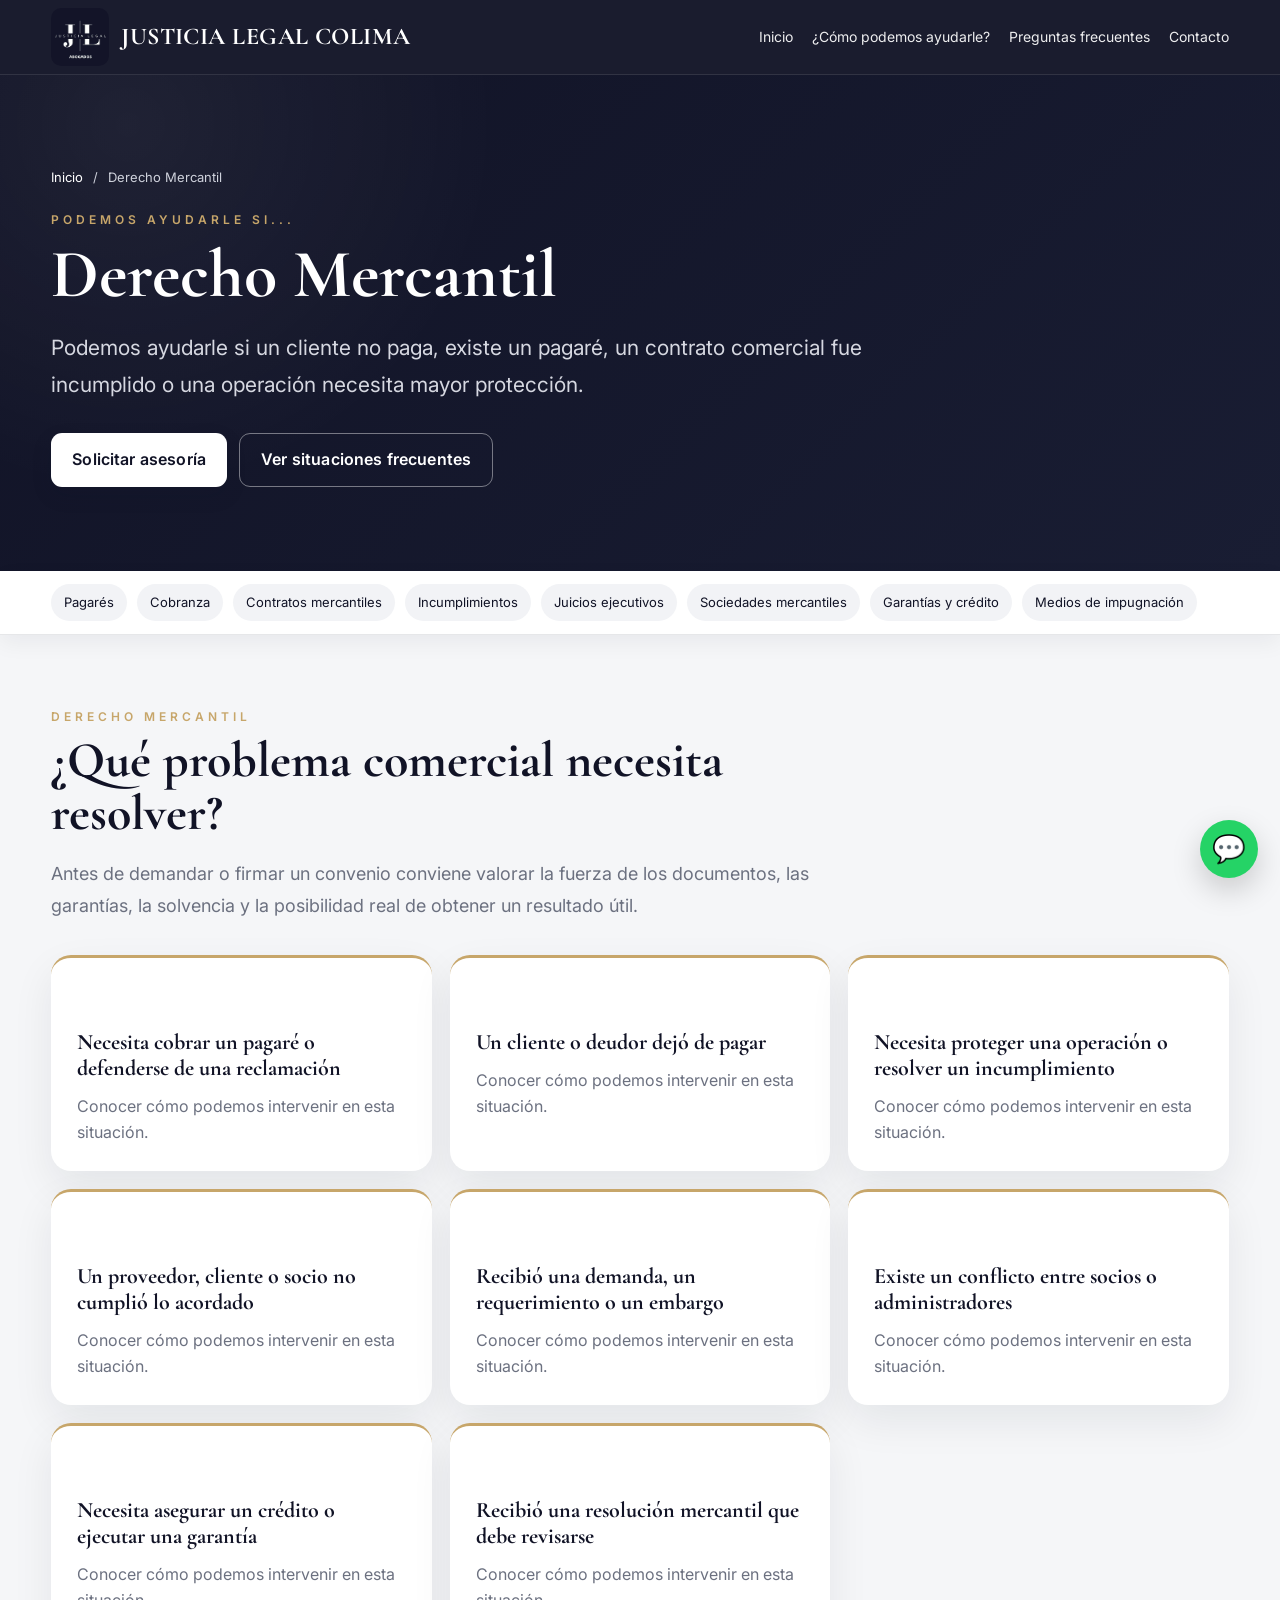
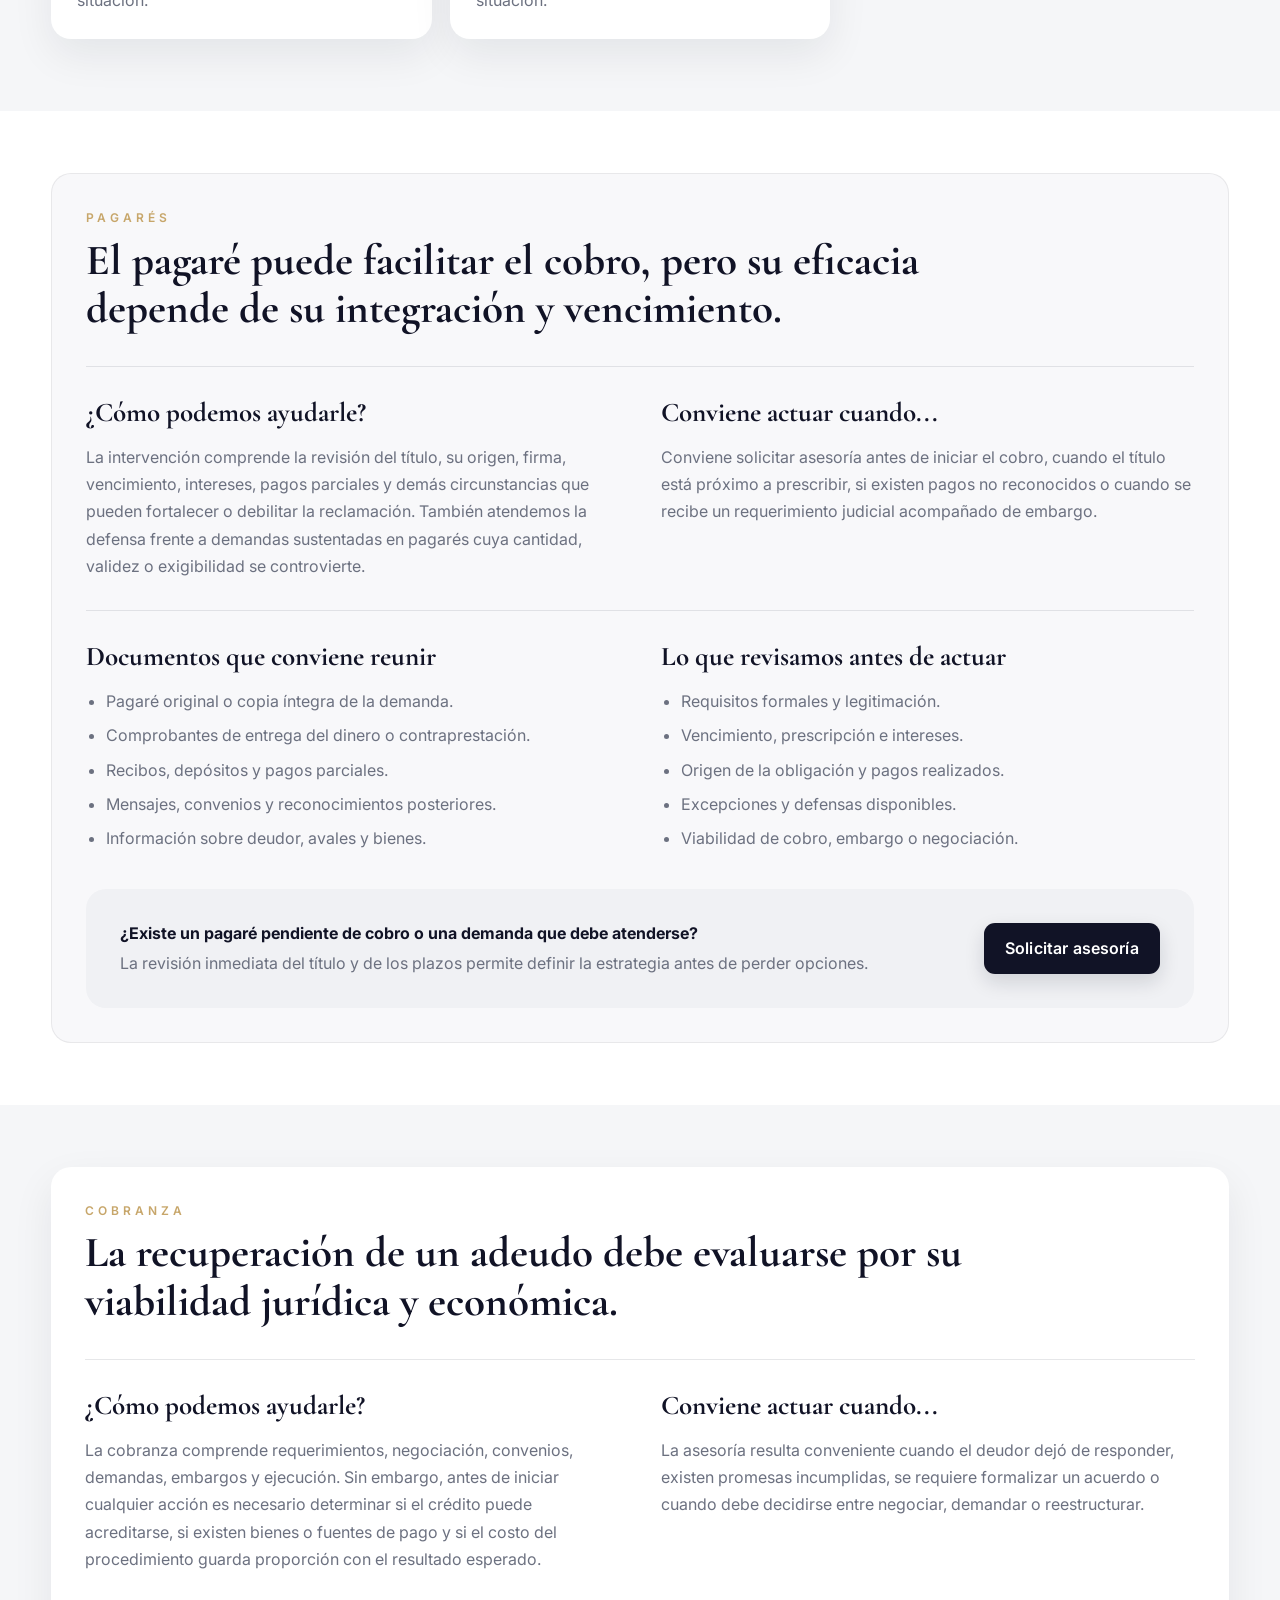
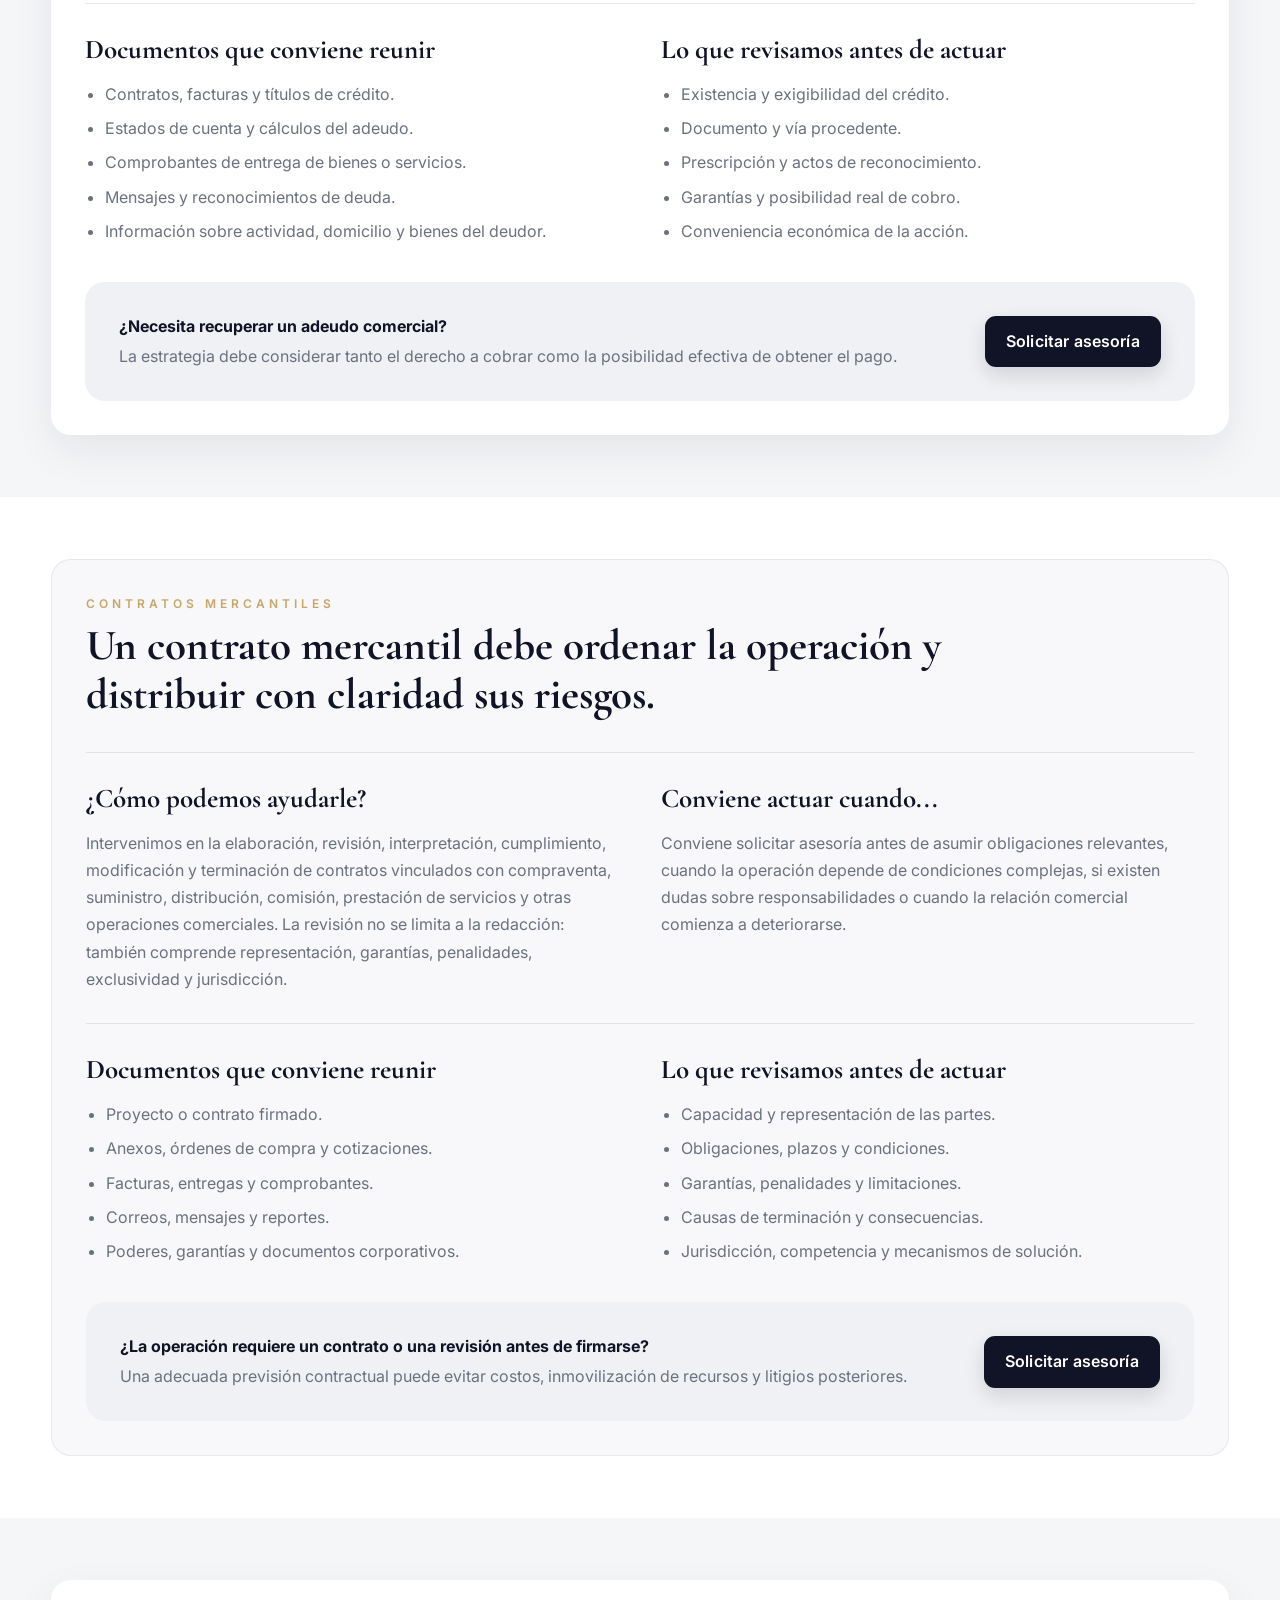
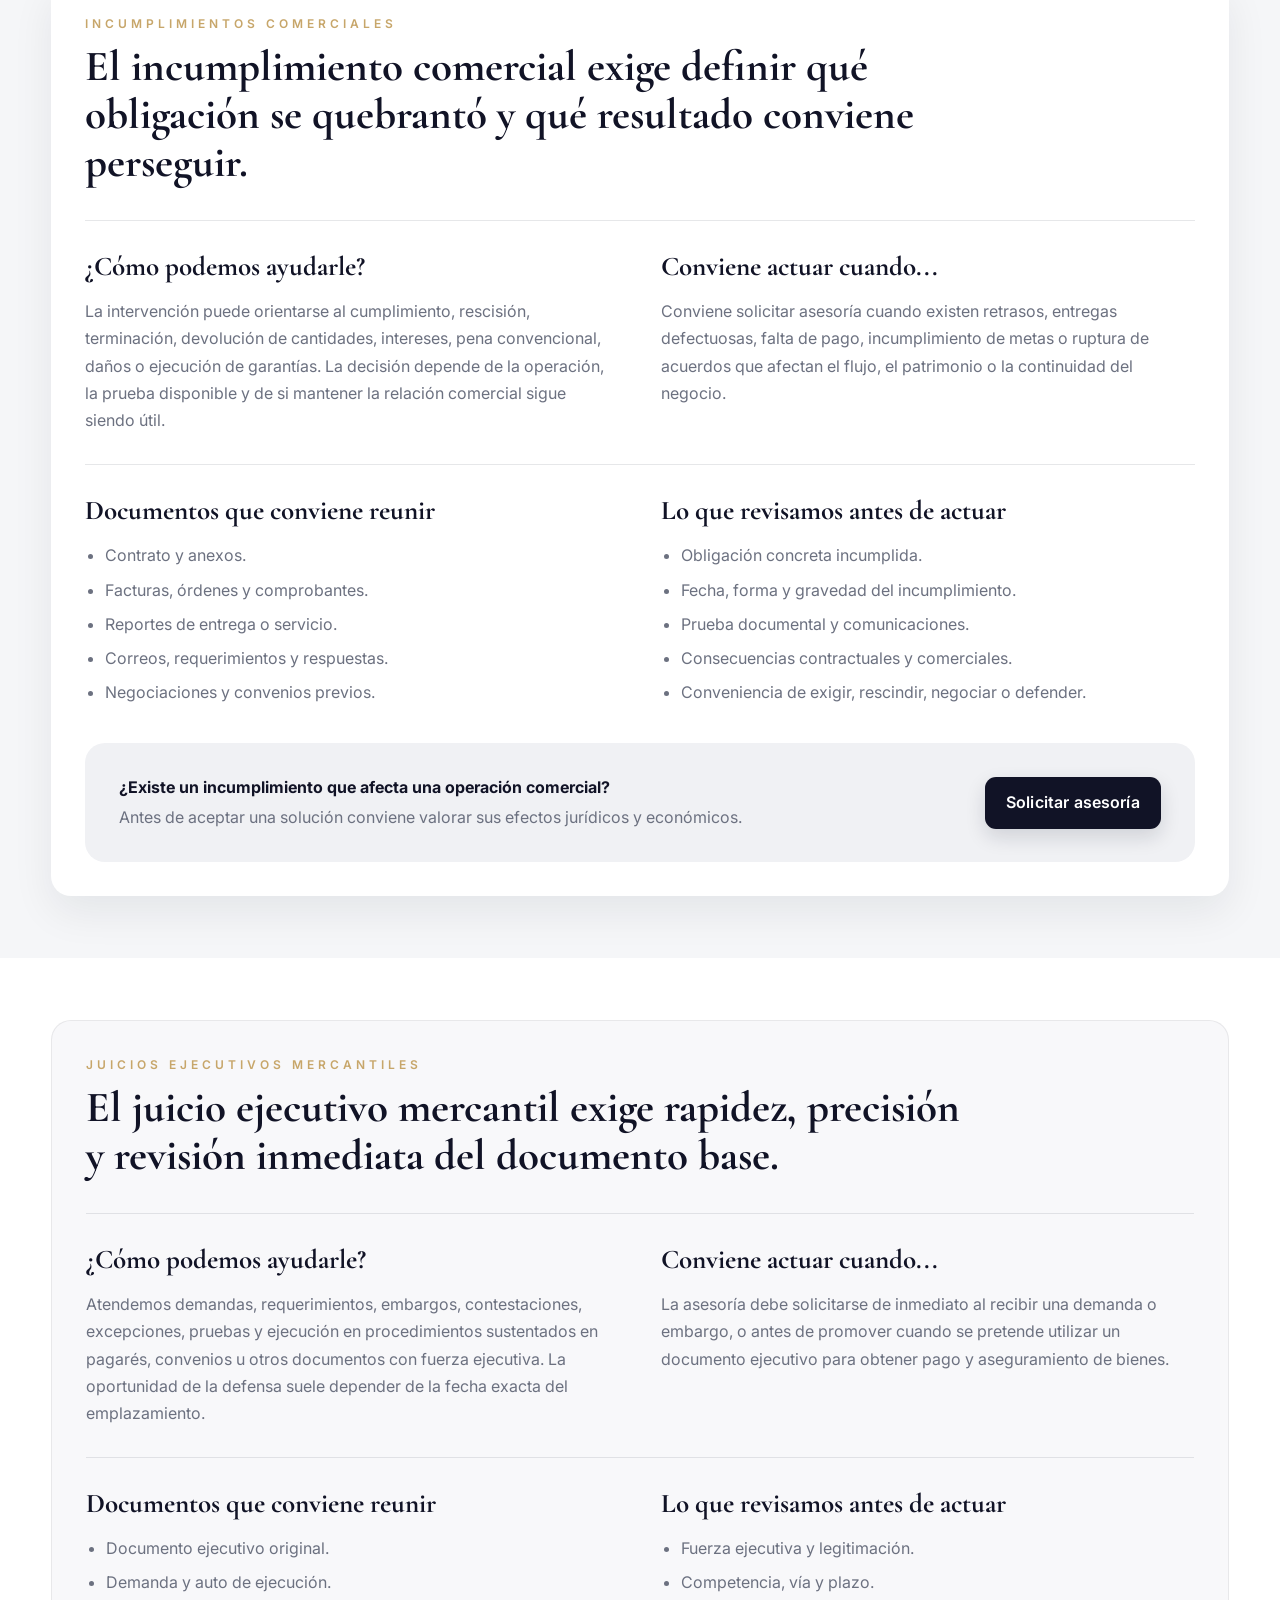
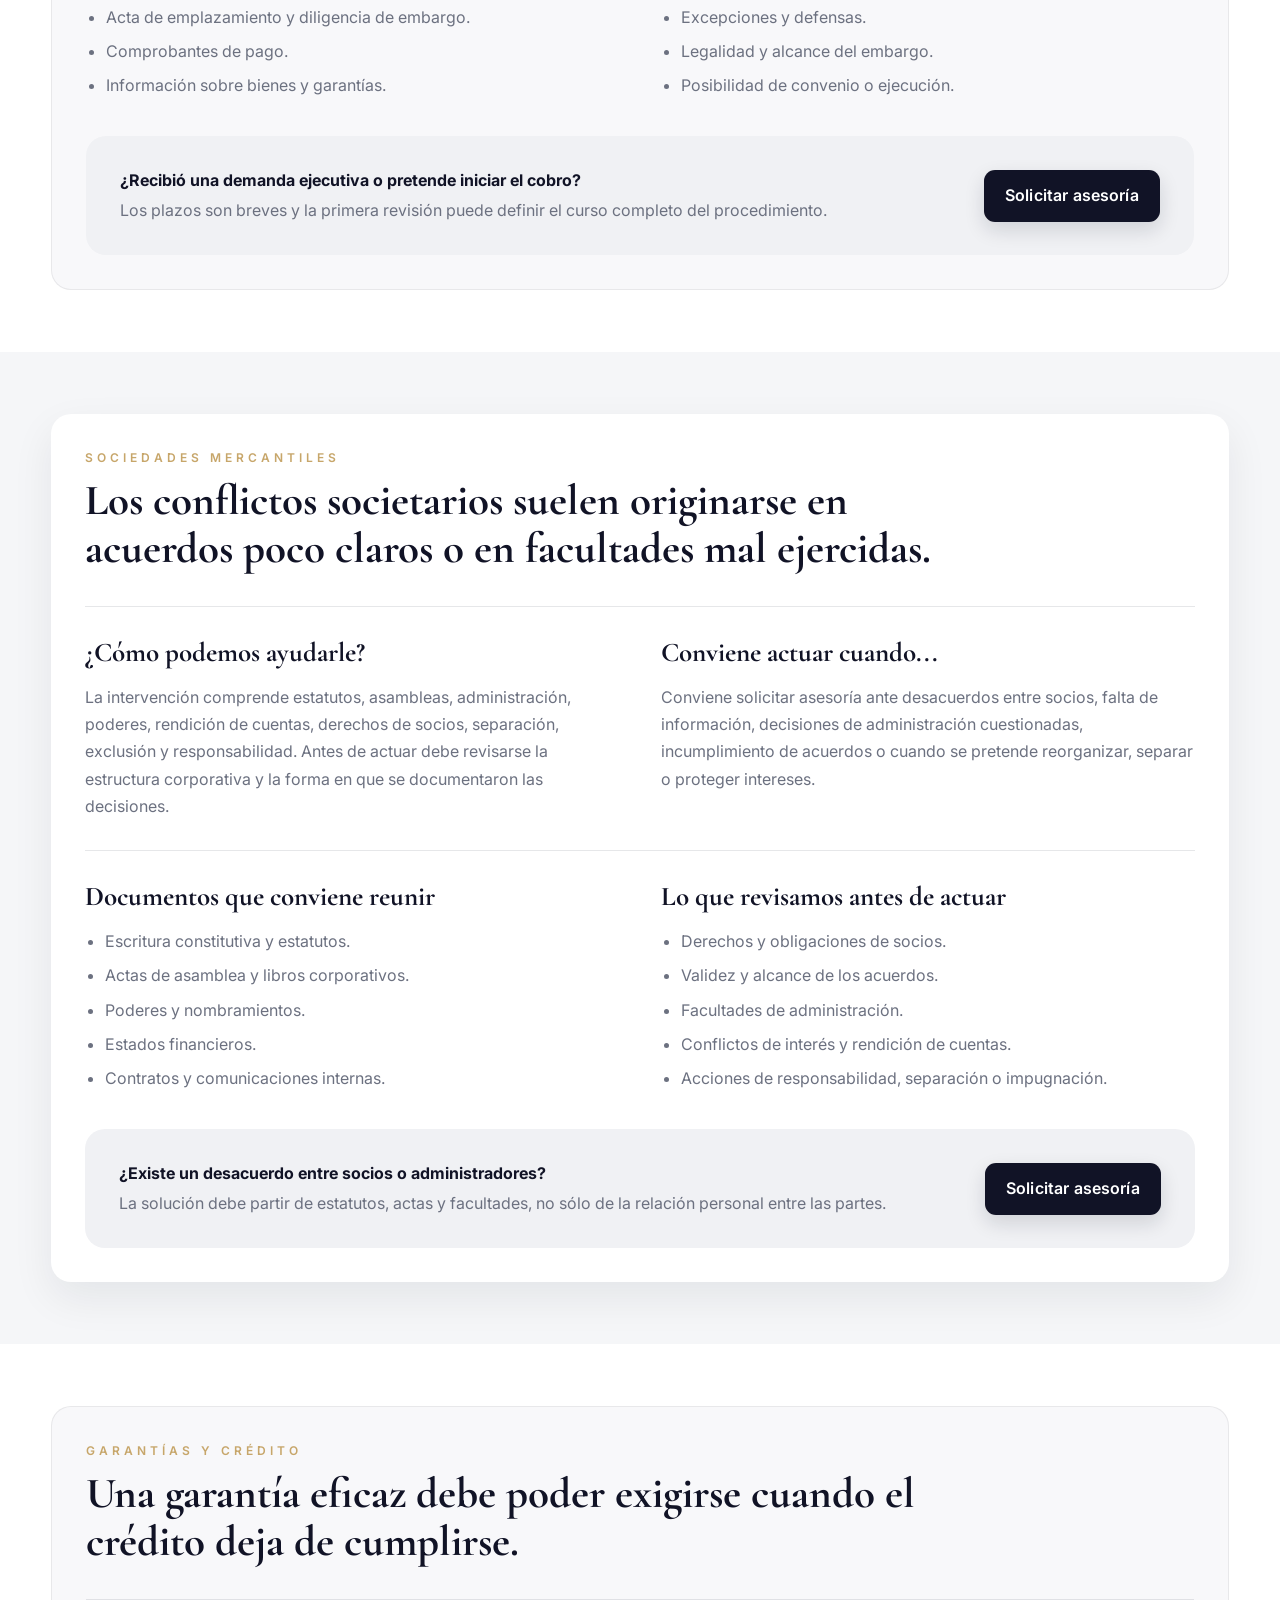
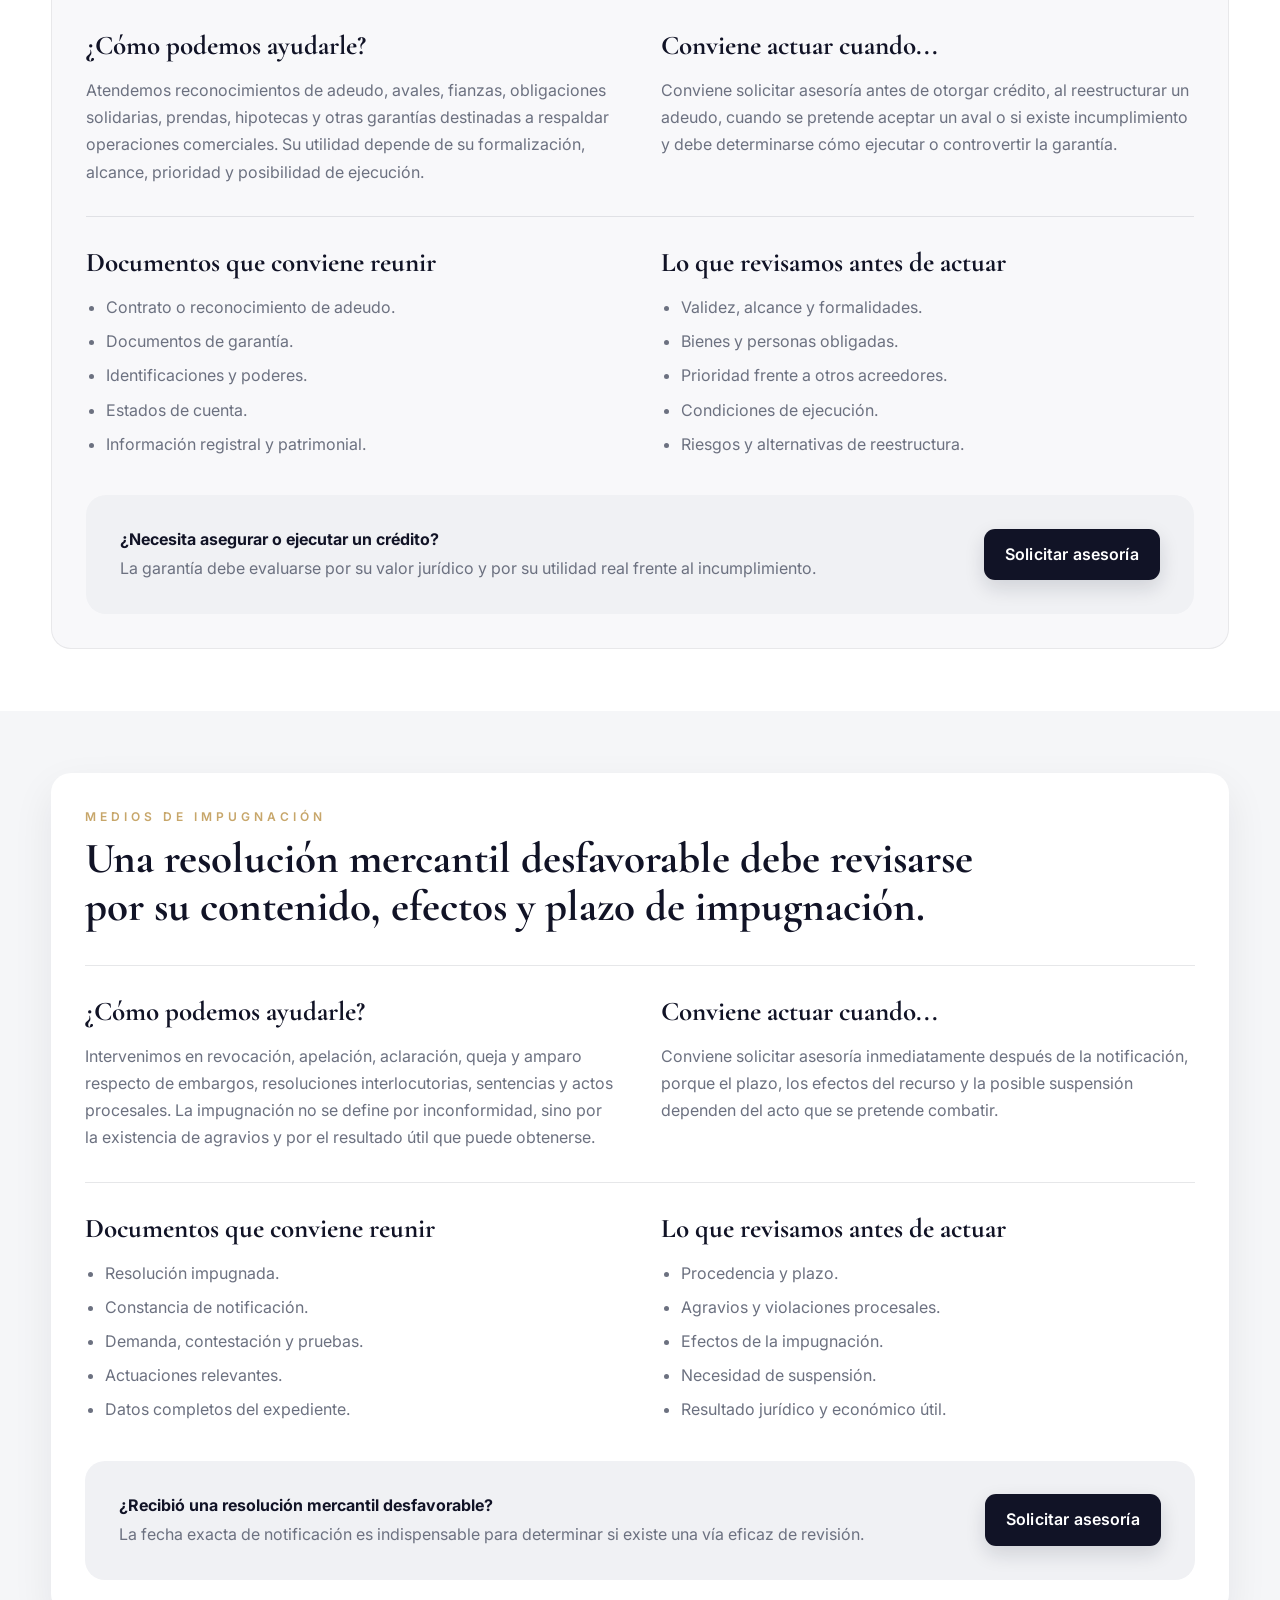
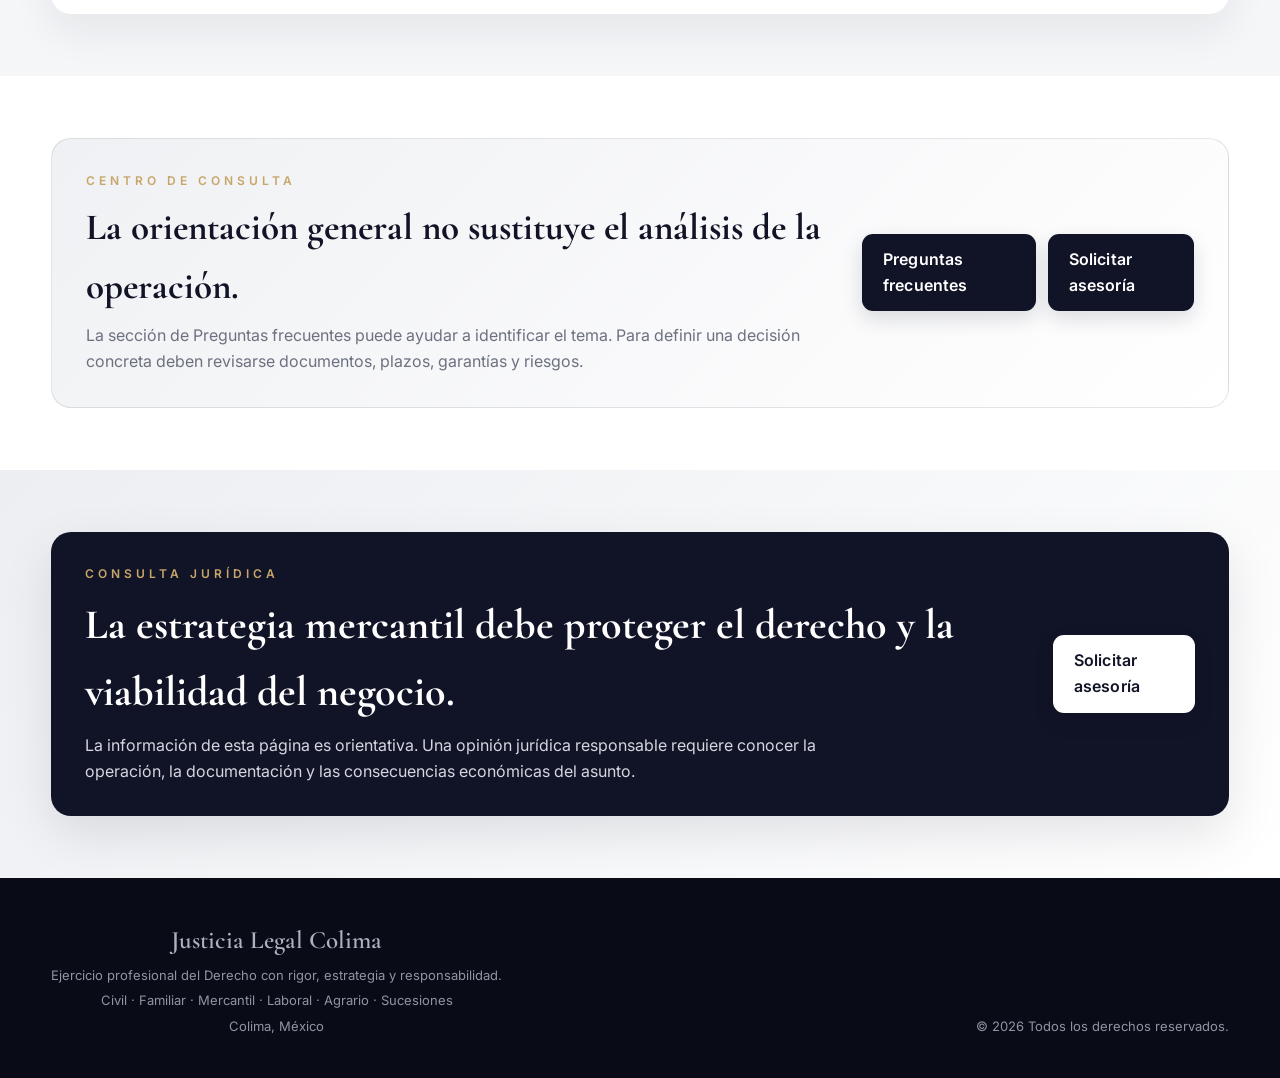
<file: paginas/derecho-mercantil.html>
<!DOCTYPE html>

<html lang="es">
<head>
<meta charset="utf-8"/>
<meta content="width=device-width,initial-scale=1" name="viewport"/><link href="../favicon.ico" rel="icon"/><link href="../favicon-32.png" rel="icon" sizes="32x32"/><link href="../favicon-192.png" rel="apple-touch-icon" sizes="192x192"/><link href="../manifest.webmanifest" rel="manifest"/>
<title>Derecho Mercantil en Colima | Justicia Legal Colima</title>
<meta content="Análisis, asesoría y representación en contratos mercantiles, pagarés, créditos, cobranza, garantías, sociedades y controversias comerciales en Colima." name="description"/>
<meta content="index,follow" name="robots"/>
<meta content="Derecho Mercantil en Colima | Justicia Legal Colima" property="og:title"/>
<meta content="Análisis, asesoría y representación en contratos mercantiles, pagarés, créditos, cobranza, garantías, sociedades y controversias comerciales en Colima." property="og:description"/>
<meta content="website" property="og:type"/>
<link href="https://fonts.googleapis.com" rel="preconnect"/>
<link crossorigin="" href="https://fonts.gstatic.com" rel="preconnect"/>
<link href="https://fonts.googleapis.com/css2?family=Cormorant+Garamond:wght@500;600;700&amp;family=Inter:wght@300;400;500;600&amp;display=swap" rel="stylesheet"/>
<link href="../css/estilos.min.css" rel="stylesheet"/>
<meta content="#111326" name="theme-color"/><meta content="Justicia Legal Colima" property="og:site_name"/><meta content="summary" name="twitter:card"/></head>
<body>
<header class="site-header">
<div class="container nav">
<a aria-label="Justicia Legal Colima" class="brand" href="../index.html">
<img alt="Logotipo de Justicia Legal Colima" decoding="async" src="../imagenes/logo_justicia_legal.webp"/>
<div class="brand-name">JUSTICIA LEGAL COLIMA</div>
</a>
<nav aria-label="Navegación principal">
<a href="../index.html">Inicio</a>
<a href="../index.html#servicios">¿Cómo podemos ayudarle?</a>
<a href="../paginas/preguntas-frecuentes.html">Preguntas frecuentes</a>
<a href="../index.html#contacto">Contacto</a>
</nav>
</div>
</header>
<main>
<section class="page-hero">
<div class="container">
<div class="breadcrumb">
<a href="../index.html">Inicio</a>
<span>/</span>
<span>Derecho Mercantil</span>
</div>
<div class="eyebrow">Podemos ayudarle si...</div>
<h1>Derecho Mercantil</h1>
<p class="page-hero-copy">Podemos ayudarle si un cliente no paga, existe un pagaré, un contrato comercial fue incumplido o una operación necesita mayor protección.</p>
<div class="actions">
<a class="btn btn-primary whatsapp" rel="noopener" target="_blank">Solicitar asesoría</a>
<a class="btn btn-secondary" href="#areas">Ver situaciones frecuentes</a>
</div>
</div>
</section>
<div aria-label="Navegación de Derecho Mercantil" class="subnav">
<div class="container">
<a href="#pagares">Pagarés</a>
<a href="#cobranza">Cobranza</a>
<a href="#contratos">Contratos mercantiles</a>
<a href="#incumplimientos">Incumplimientos</a>
<a href="#ejecutivos">Juicios ejecutivos</a>
<a href="#sociedades">Sociedades mercantiles</a>
<a href="#garantias">Garantías y crédito</a>
<a href="#impugnacion">Medios de impugnación</a>
</div>
</div>
<section id="areas">
<div class="container">
<div class="section-heading">
<div class="kicker">Derecho Mercantil</div>
<h2>¿Qué problema comercial necesita resolver?</h2>
<p>Antes de demandar o firmar un convenio conviene valorar la fuerza de los documentos, las garantías, la solvencia y la posibilidad real de obtener un resultado útil.</p>
</div>
<div class="practice-grid">
<a class="practice-link" href="#pagares">
<h3>Necesita cobrar un pagaré o defenderse de una reclamación</h3>
<p>Conocer cómo podemos intervenir en esta situación.</p>
</a>
<a class="practice-link" href="#cobranza">
<h3>Un cliente o deudor dejó de pagar</h3>
<p>Conocer cómo podemos intervenir en esta situación.</p>
</a>
<a class="practice-link" href="#contratos">
<h3>Necesita proteger una operación o resolver un incumplimiento</h3>
<p>Conocer cómo podemos intervenir en esta situación.</p>
</a>
<a class="practice-link" href="#incumplimientos">
<h3>Un proveedor, cliente o socio no cumplió lo acordado</h3>
<p>Conocer cómo podemos intervenir en esta situación.</p>
</a>
<a class="practice-link" href="#ejecutivos">
<h3>Recibió una demanda, un requerimiento o un embargo</h3>
<p>Conocer cómo podemos intervenir en esta situación.</p>
</a>
<a class="practice-link" href="#sociedades">
<h3>Existe un conflicto entre socios o administradores</h3>
<p>Conocer cómo podemos intervenir en esta situación.</p>
</a>
<a class="practice-link" href="#garantias">
<h3>Necesita asegurar un crédito o ejecutar una garantía</h3>
<p>Conocer cómo podemos intervenir en esta situación.</p>
</a>
<a class="practice-link" href="#impugnacion">
<h3>Recibió una resolución mercantil que debe revisarse</h3>
<p>Conocer cómo podemos intervenir en esta situación.</p>
</a>
</div>
</div>
</section>
<section class="topic-section light" id="pagares">
<div class="container">
<article class="topic-panel">
<div class="topic-heading">
<div class="kicker">Pagarés</div>
<h2>El pagaré puede facilitar el cobro, pero su eficacia depende de su integración y vencimiento.</h2>
</div>
<div class="topic-columns">
<div>
<h3>¿Cómo podemos ayudarle?</h3>
<p>La intervención comprende la revisión del título, su origen, firma, vencimiento, intereses, pagos parciales y demás circunstancias que pueden fortalecer o debilitar la reclamación. También atendemos la defensa frente a demandas sustentadas en pagarés cuya cantidad, validez o exigibilidad se controvierte.</p>
</div>
<div>
<h3>Conviene actuar cuando...</h3>
<p>Conviene solicitar asesoría antes de iniciar el cobro, cuando el título está próximo a prescribir, si existen pagos no reconocidos o cuando se recibe un requerimiento judicial acompañado de embargo.</p>
</div>
</div>
<div class="topic-columns">
<div>
<h3>Documentos que conviene reunir</h3>
<ul class="clean-list"><li>Pagaré original o copia íntegra de la demanda.</li><li>Comprobantes de entrega del dinero o contraprestación.</li><li>Recibos, depósitos y pagos parciales.</li><li>Mensajes, convenios y reconocimientos posteriores.</li><li>Información sobre deudor, avales y bienes.</li></ul>
</div>
<div>
<h3>Lo que revisamos antes de actuar</h3>
<ul class="clean-list"><li>Requisitos formales y legitimación.</li><li>Vencimiento, prescripción e intereses.</li><li>Origen de la obligación y pagos realizados.</li><li>Excepciones y defensas disponibles.</li><li>Viabilidad de cobro, embargo o negociación.</li></ul>
</div>
</div>
<div class="topic-cta">
<div>
<strong>¿Existe un pagaré pendiente de cobro o una demanda que debe atenderse?</strong>
<p>La revisión inmediata del título y de los plazos permite definir la estrategia antes de perder opciones.</p>
</div>
<a class="btn btn-dark whatsapp" rel="noopener" target="_blank">Solicitar asesoría</a>
</div>
</article>
</div>
</section>
<section class="topic-section" id="cobranza">
<div class="container">
<article class="topic-panel">
<div class="topic-heading">
<div class="kicker">Cobranza</div>
<h2>La recuperación de un adeudo debe evaluarse por su viabilidad jurídica y económica.</h2>
</div>
<div class="topic-columns">
<div>
<h3>¿Cómo podemos ayudarle?</h3>
<p>La cobranza comprende requerimientos, negociación, convenios, demandas, embargos y ejecución. Sin embargo, antes de iniciar cualquier acción es necesario determinar si el crédito puede acreditarse, si existen bienes o fuentes de pago y si el costo del procedimiento guarda proporción con el resultado esperado.</p>
</div>
<div>
<h3>Conviene actuar cuando...</h3>
<p>La asesoría resulta conveniente cuando el deudor dejó de responder, existen promesas incumplidas, se requiere formalizar un acuerdo o cuando debe decidirse entre negociar, demandar o reestructurar.</p>
</div>
</div>
<div class="topic-columns">
<div>
<h3>Documentos que conviene reunir</h3>
<ul class="clean-list"><li>Contratos, facturas y títulos de crédito.</li><li>Estados de cuenta y cálculos del adeudo.</li><li>Comprobantes de entrega de bienes o servicios.</li><li>Mensajes y reconocimientos de deuda.</li><li>Información sobre actividad, domicilio y bienes del deudor.</li></ul>
</div>
<div>
<h3>Lo que revisamos antes de actuar</h3>
<ul class="clean-list"><li>Existencia y exigibilidad del crédito.</li><li>Documento y vía procedente.</li><li>Prescripción y actos de reconocimiento.</li><li>Garantías y posibilidad real de cobro.</li><li>Conveniencia económica de la acción.</li></ul>
</div>
</div>
<div class="topic-cta">
<div>
<strong>¿Necesita recuperar un adeudo comercial?</strong>
<p>La estrategia debe considerar tanto el derecho a cobrar como la posibilidad efectiva de obtener el pago.</p>
</div>
<a class="btn btn-dark whatsapp" rel="noopener" target="_blank">Solicitar asesoría</a>
</div>
</article>
</div>
</section>
<section class="topic-section light" id="contratos">
<div class="container">
<article class="topic-panel">
<div class="topic-heading">
<div class="kicker">Contratos mercantiles</div>
<h2>Un contrato mercantil debe ordenar la operación y distribuir con claridad sus riesgos.</h2>
</div>
<div class="topic-columns">
<div>
<h3>¿Cómo podemos ayudarle?</h3>
<p>Intervenimos en la elaboración, revisión, interpretación, cumplimiento, modificación y terminación de contratos vinculados con compraventa, suministro, distribución, comisión, prestación de servicios y otras operaciones comerciales. La revisión no se limita a la redacción: también comprende representación, garantías, penalidades, exclusividad y jurisdicción.</p>
</div>
<div>
<h3>Conviene actuar cuando...</h3>
<p>Conviene solicitar asesoría antes de asumir obligaciones relevantes, cuando la operación depende de condiciones complejas, si existen dudas sobre responsabilidades o cuando la relación comercial comienza a deteriorarse.</p>
</div>
</div>
<div class="topic-columns">
<div>
<h3>Documentos que conviene reunir</h3>
<ul class="clean-list"><li>Proyecto o contrato firmado.</li><li>Anexos, órdenes de compra y cotizaciones.</li><li>Facturas, entregas y comprobantes.</li><li>Correos, mensajes y reportes.</li><li>Poderes, garantías y documentos corporativos.</li></ul>
</div>
<div>
<h3>Lo que revisamos antes de actuar</h3>
<ul class="clean-list"><li>Capacidad y representación de las partes.</li><li>Obligaciones, plazos y condiciones.</li><li>Garantías, penalidades y limitaciones.</li><li>Causas de terminación y consecuencias.</li><li>Jurisdicción, competencia y mecanismos de solución.</li></ul>
</div>
</div>
<div class="topic-cta">
<div>
<strong>¿La operación requiere un contrato o una revisión antes de firmarse?</strong>
<p>Una adecuada previsión contractual puede evitar costos, inmovilización de recursos y litigios posteriores.</p>
</div>
<a class="btn btn-dark whatsapp" rel="noopener" target="_blank">Solicitar asesoría</a>
</div>
</article>
</div>
</section>
<section class="topic-section" id="incumplimientos">
<div class="container">
<article class="topic-panel">
<div class="topic-heading">
<div class="kicker">Incumplimientos comerciales</div>
<h2>El incumplimiento comercial exige definir qué obligación se quebrantó y qué resultado conviene perseguir.</h2>
</div>
<div class="topic-columns">
<div>
<h3>¿Cómo podemos ayudarle?</h3>
<p>La intervención puede orientarse al cumplimiento, rescisión, terminación, devolución de cantidades, intereses, pena convencional, daños o ejecución de garantías. La decisión depende de la operación, la prueba disponible y de si mantener la relación comercial sigue siendo útil.</p>
</div>
<div>
<h3>Conviene actuar cuando...</h3>
<p>Conviene solicitar asesoría cuando existen retrasos, entregas defectuosas, falta de pago, incumplimiento de metas o ruptura de acuerdos que afectan el flujo, el patrimonio o la continuidad del negocio.</p>
</div>
</div>
<div class="topic-columns">
<div>
<h3>Documentos que conviene reunir</h3>
<ul class="clean-list"><li>Contrato y anexos.</li><li>Facturas, órdenes y comprobantes.</li><li>Reportes de entrega o servicio.</li><li>Correos, requerimientos y respuestas.</li><li>Negociaciones y convenios previos.</li></ul>
</div>
<div>
<h3>Lo que revisamos antes de actuar</h3>
<ul class="clean-list"><li>Obligación concreta incumplida.</li><li>Fecha, forma y gravedad del incumplimiento.</li><li>Prueba documental y comunicaciones.</li><li>Consecuencias contractuales y comerciales.</li><li>Conveniencia de exigir, rescindir, negociar o defender.</li></ul>
</div>
</div>
<div class="topic-cta">
<div>
<strong>¿Existe un incumplimiento que afecta una operación comercial?</strong>
<p>Antes de aceptar una solución conviene valorar sus efectos jurídicos y económicos.</p>
</div>
<a class="btn btn-dark whatsapp" rel="noopener" target="_blank">Solicitar asesoría</a>
</div>
</article>
</div>
</section>
<section class="topic-section light" id="ejecutivos">
<div class="container">
<article class="topic-panel">
<div class="topic-heading">
<div class="kicker">Juicios ejecutivos mercantiles</div>
<h2>El juicio ejecutivo mercantil exige rapidez, precisión y revisión inmediata del documento base.</h2>
</div>
<div class="topic-columns">
<div>
<h3>¿Cómo podemos ayudarle?</h3>
<p>Atendemos demandas, requerimientos, embargos, contestaciones, excepciones, pruebas y ejecución en procedimientos sustentados en pagarés, convenios u otros documentos con fuerza ejecutiva. La oportunidad de la defensa suele depender de la fecha exacta del emplazamiento.</p>
</div>
<div>
<h3>Conviene actuar cuando...</h3>
<p>La asesoría debe solicitarse de inmediato al recibir una demanda o embargo, o antes de promover cuando se pretende utilizar un documento ejecutivo para obtener pago y aseguramiento de bienes.</p>
</div>
</div>
<div class="topic-columns">
<div>
<h3>Documentos que conviene reunir</h3>
<ul class="clean-list"><li>Documento ejecutivo original.</li><li>Demanda y auto de ejecución.</li><li>Acta de emplazamiento y diligencia de embargo.</li><li>Comprobantes de pago.</li><li>Información sobre bienes y garantías.</li></ul>
</div>
<div>
<h3>Lo que revisamos antes de actuar</h3>
<ul class="clean-list"><li>Fuerza ejecutiva y legitimación.</li><li>Competencia, vía y plazo.</li><li>Excepciones y defensas.</li><li>Legalidad y alcance del embargo.</li><li>Posibilidad de convenio o ejecución.</li></ul>
</div>
</div>
<div class="topic-cta">
<div>
<strong>¿Recibió una demanda ejecutiva o pretende iniciar el cobro?</strong>
<p>Los plazos son breves y la primera revisión puede definir el curso completo del procedimiento.</p>
</div>
<a class="btn btn-dark whatsapp" rel="noopener" target="_blank">Solicitar asesoría</a>
</div>
</article>
</div>
</section>
<section class="topic-section" id="sociedades">
<div class="container">
<article class="topic-panel">
<div class="topic-heading">
<div class="kicker">Sociedades mercantiles</div>
<h2>Los conflictos societarios suelen originarse en acuerdos poco claros o en facultades mal ejercidas.</h2>
</div>
<div class="topic-columns">
<div>
<h3>¿Cómo podemos ayudarle?</h3>
<p>La intervención comprende estatutos, asambleas, administración, poderes, rendición de cuentas, derechos de socios, separación, exclusión y responsabilidad. Antes de actuar debe revisarse la estructura corporativa y la forma en que se documentaron las decisiones.</p>
</div>
<div>
<h3>Conviene actuar cuando...</h3>
<p>Conviene solicitar asesoría ante desacuerdos entre socios, falta de información, decisiones de administración cuestionadas, incumplimiento de acuerdos o cuando se pretende reorganizar, separar o proteger intereses.</p>
</div>
</div>
<div class="topic-columns">
<div>
<h3>Documentos que conviene reunir</h3>
<ul class="clean-list"><li>Escritura constitutiva y estatutos.</li><li>Actas de asamblea y libros corporativos.</li><li>Poderes y nombramientos.</li><li>Estados financieros.</li><li>Contratos y comunicaciones internas.</li></ul>
</div>
<div>
<h3>Lo que revisamos antes de actuar</h3>
<ul class="clean-list"><li>Derechos y obligaciones de socios.</li><li>Validez y alcance de los acuerdos.</li><li>Facultades de administración.</li><li>Conflictos de interés y rendición de cuentas.</li><li>Acciones de responsabilidad, separación o impugnación.</li></ul>
</div>
</div>
<div class="topic-cta">
<div>
<strong>¿Existe un desacuerdo entre socios o administradores?</strong>
<p>La solución debe partir de estatutos, actas y facultades, no sólo de la relación personal entre las partes.</p>
</div>
<a class="btn btn-dark whatsapp" rel="noopener" target="_blank">Solicitar asesoría</a>
</div>
</article>
</div>
</section>
<section class="topic-section light" id="garantias">
<div class="container">
<article class="topic-panel">
<div class="topic-heading">
<div class="kicker">Garantías y crédito</div>
<h2>Una garantía eficaz debe poder exigirse cuando el crédito deja de cumplirse.</h2>
</div>
<div class="topic-columns">
<div>
<h3>¿Cómo podemos ayudarle?</h3>
<p>Atendemos reconocimientos de adeudo, avales, fianzas, obligaciones solidarias, prendas, hipotecas y otras garantías destinadas a respaldar operaciones comerciales. Su utilidad depende de su formalización, alcance, prioridad y posibilidad de ejecución.</p>
</div>
<div>
<h3>Conviene actuar cuando...</h3>
<p>Conviene solicitar asesoría antes de otorgar crédito, al reestructurar un adeudo, cuando se pretende aceptar un aval o si existe incumplimiento y debe determinarse cómo ejecutar o controvertir la garantía.</p>
</div>
</div>
<div class="topic-columns">
<div>
<h3>Documentos que conviene reunir</h3>
<ul class="clean-list"><li>Contrato o reconocimiento de adeudo.</li><li>Documentos de garantía.</li><li>Identificaciones y poderes.</li><li>Estados de cuenta.</li><li>Información registral y patrimonial.</li></ul>
</div>
<div>
<h3>Lo que revisamos antes de actuar</h3>
<ul class="clean-list"><li>Validez, alcance y formalidades.</li><li>Bienes y personas obligadas.</li><li>Prioridad frente a otros acreedores.</li><li>Condiciones de ejecución.</li><li>Riesgos y alternativas de reestructura.</li></ul>
</div>
</div>
<div class="topic-cta">
<div>
<strong>¿Necesita asegurar o ejecutar un crédito?</strong>
<p>La garantía debe evaluarse por su valor jurídico y por su utilidad real frente al incumplimiento.</p>
</div>
<a class="btn btn-dark whatsapp" rel="noopener" target="_blank">Solicitar asesoría</a>
</div>
</article>
</div>
</section>
<section class="topic-section" id="impugnacion">
<div class="container">
<article class="topic-panel">
<div class="topic-heading">
<div class="kicker">Medios de impugnación</div>
<h2>Una resolución mercantil desfavorable debe revisarse por su contenido, efectos y plazo de impugnación.</h2>
</div>
<div class="topic-columns">
<div>
<h3>¿Cómo podemos ayudarle?</h3>
<p>Intervenimos en revocación, apelación, aclaración, queja y amparo respecto de embargos, resoluciones interlocutorias, sentencias y actos procesales. La impugnación no se define por inconformidad, sino por la existencia de agravios y por el resultado útil que puede obtenerse.</p>
</div>
<div>
<h3>Conviene actuar cuando...</h3>
<p>Conviene solicitar asesoría inmediatamente después de la notificación, porque el plazo, los efectos del recurso y la posible suspensión dependen del acto que se pretende combatir.</p>
</div>
</div>
<div class="topic-columns">
<div>
<h3>Documentos que conviene reunir</h3>
<ul class="clean-list"><li>Resolución impugnada.</li><li>Constancia de notificación.</li><li>Demanda, contestación y pruebas.</li><li>Actuaciones relevantes.</li><li>Datos completos del expediente.</li></ul>
</div>
<div>
<h3>Lo que revisamos antes de actuar</h3>
<ul class="clean-list"><li>Procedencia y plazo.</li><li>Agravios y violaciones procesales.</li><li>Efectos de la impugnación.</li><li>Necesidad de suspensión.</li><li>Resultado jurídico y económico útil.</li></ul>
</div>
</div>
<div class="topic-cta">
<div>
<strong>¿Recibió una resolución mercantil desfavorable?</strong>
<p>La fecha exacta de notificación es indispensable para determinar si existe una vía eficaz de revisión.</p>
</div>
<a class="btn btn-dark whatsapp" rel="noopener" target="_blank">Solicitar asesoría</a>
</div>
</article>
</div>
</section>
<section class="faq-directory-cta">
<div class="container">
<div class="faq-directory-box">
<div>
<div class="kicker">Centro de consulta</div>
<h2>La orientación general no sustituye el análisis de la operación.</h2>
<p>La sección de Preguntas frecuentes puede ayudar a identificar el tema. Para definir una decisión concreta deben revisarse documentos, plazos, garantías y riesgos.</p>
</div>
<div class="actions">
<a class="btn btn-dark" href="preguntas-frecuentes.html">Preguntas frecuentes</a>
<a class="btn btn-dark whatsapp" rel="noopener" target="_blank">Solicitar asesoría</a>
</div>
</div>
</div>
</section>
<section class="final-cta">
<div class="container">
<div class="final-cta-box">
<div>
<div class="kicker">Consulta jurídica</div>
<h2>La estrategia mercantil debe proteger el derecho y la viabilidad del negocio.</h2>
<p>La información de esta página es orientativa. Una opinión jurídica responsable requiere conocer la operación, la documentación y las consecuencias económicas del asunto.</p>
</div>
<a class="btn btn-primary whatsapp" rel="noopener" target="_blank">Solicitar asesoría</a>
</div>
</div>
</section>
</main>
<a aria-label="WhatsApp" class="float-wa whatsapp" rel="noopener" target="_blank">💬</a>
<footer class="site-footer master-footer"><div class="container footer-inner"><div class="footer-brand"><strong>Justicia Legal Colima</strong><span>Ejercicio profesional del Derecho con rigor, estrategia y responsabilidad.</span><span>Civil · Familiar · Mercantil · Laboral · Agrario · Sucesiones</span><span>Colima, México</span></div><div class="footer-copy">© <span id="year"></span> Todos los derechos reservados.</div></div></footer>
<script src="../js/sitio.min.js"></script>
<script>
configurarPaginaArea({
  telefono: "3123106563",
  ladaPais: "52",
  mensajeWhatsApp: "Hola, me gustaría concertar una consulta sobre un asunto de Derecho Mercantil."
});
</script>
</body>
</html>
</file>
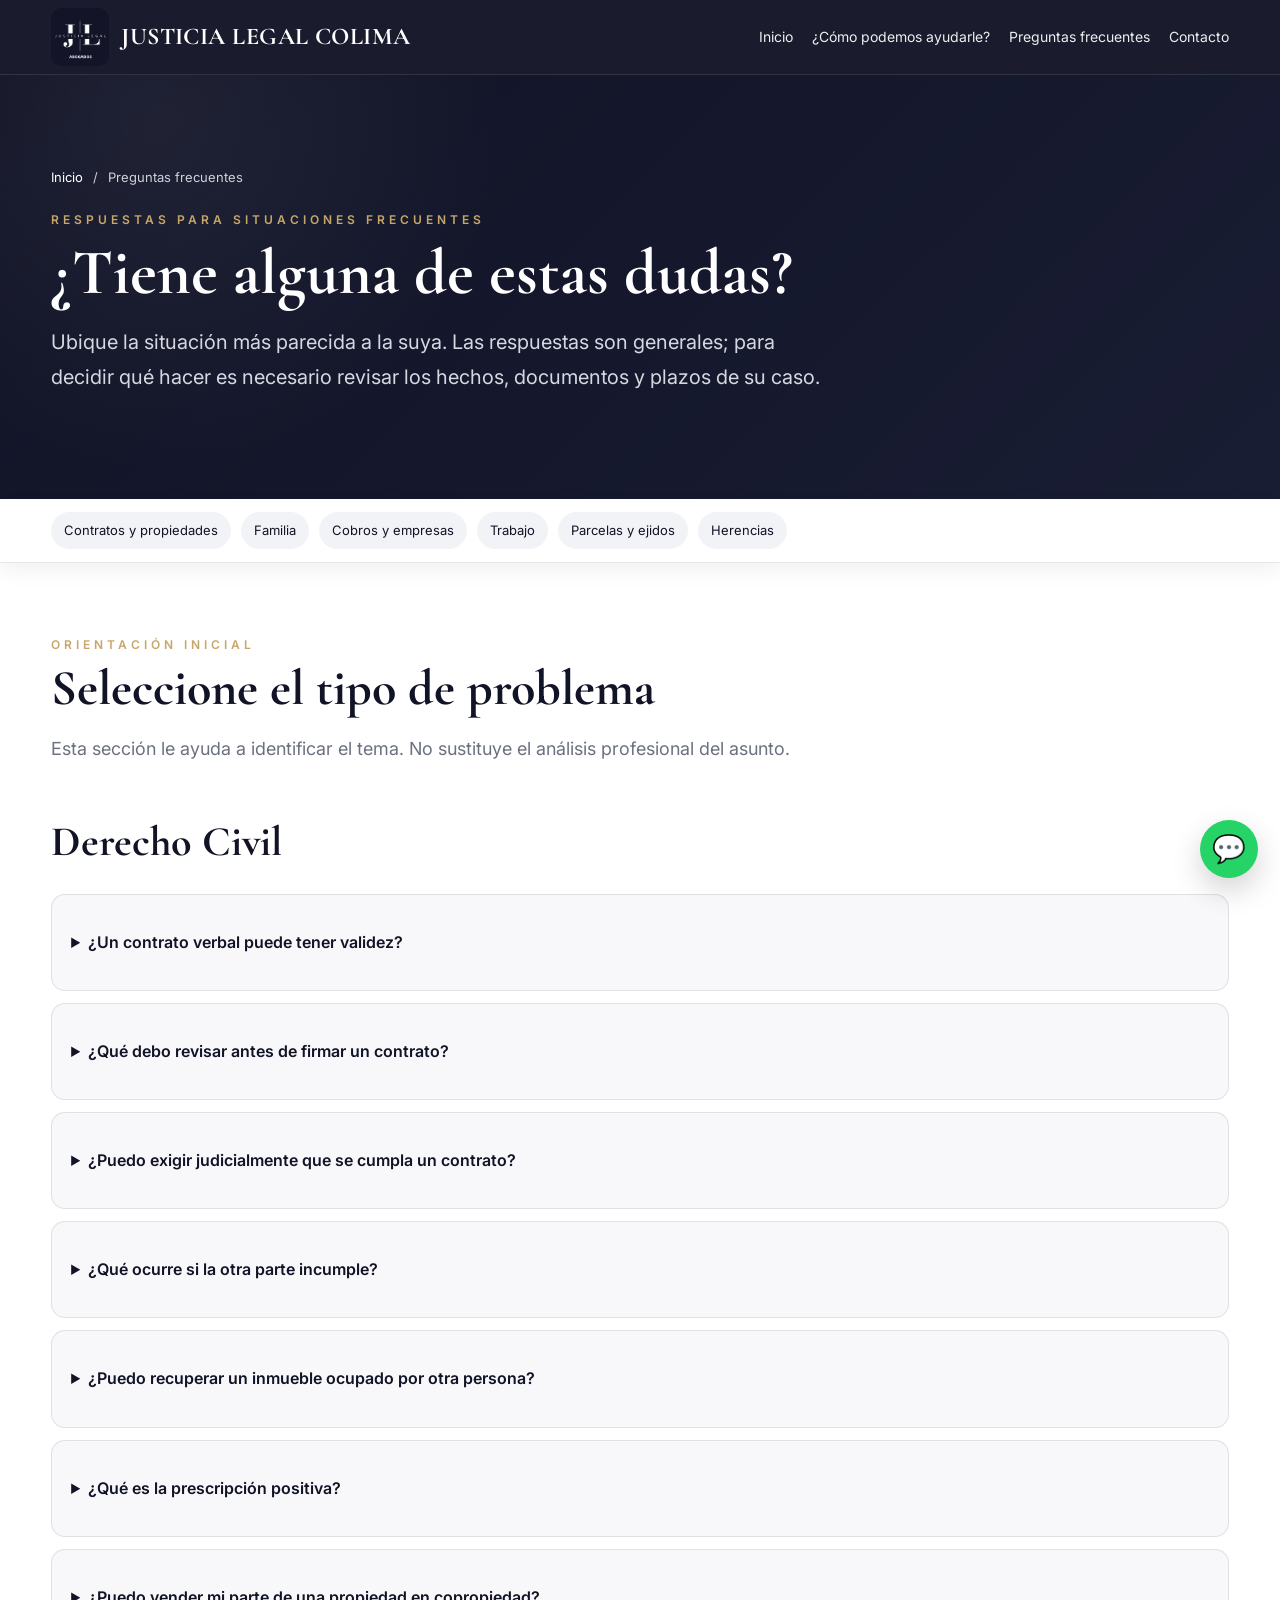
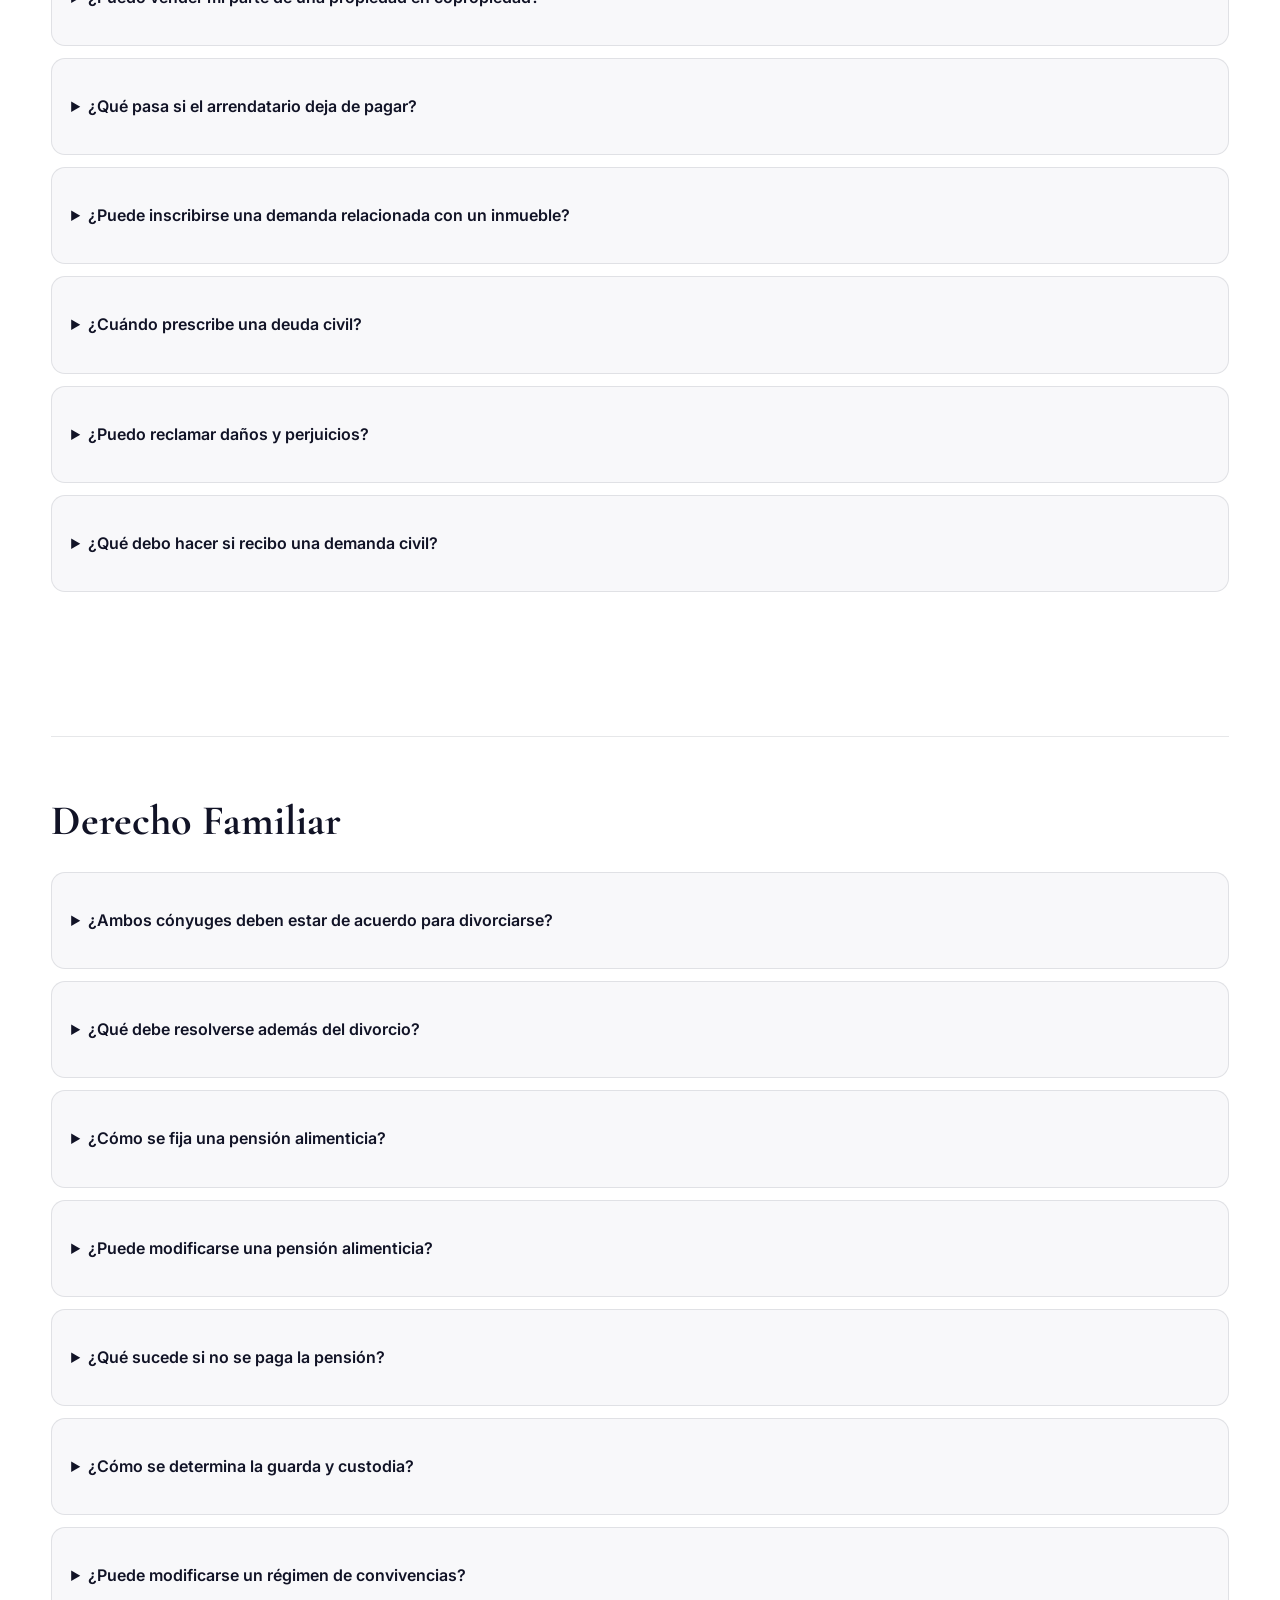
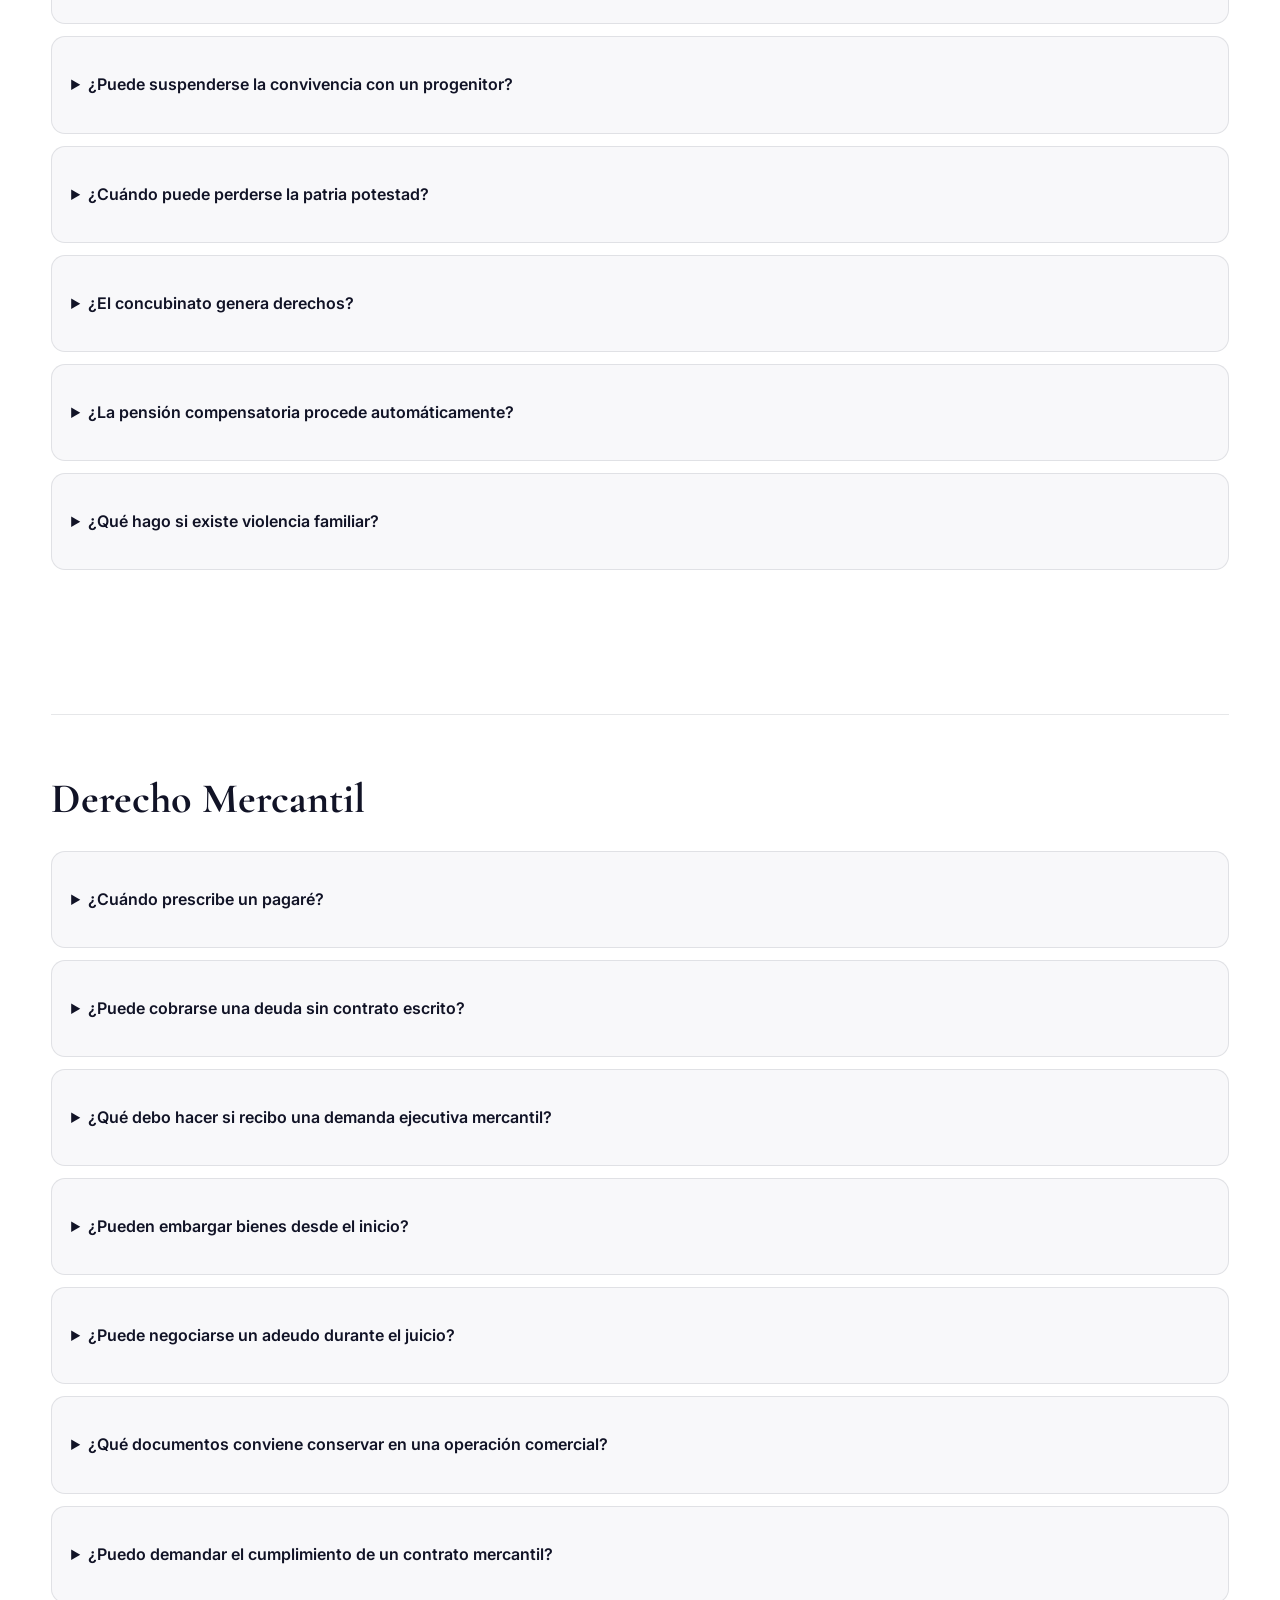
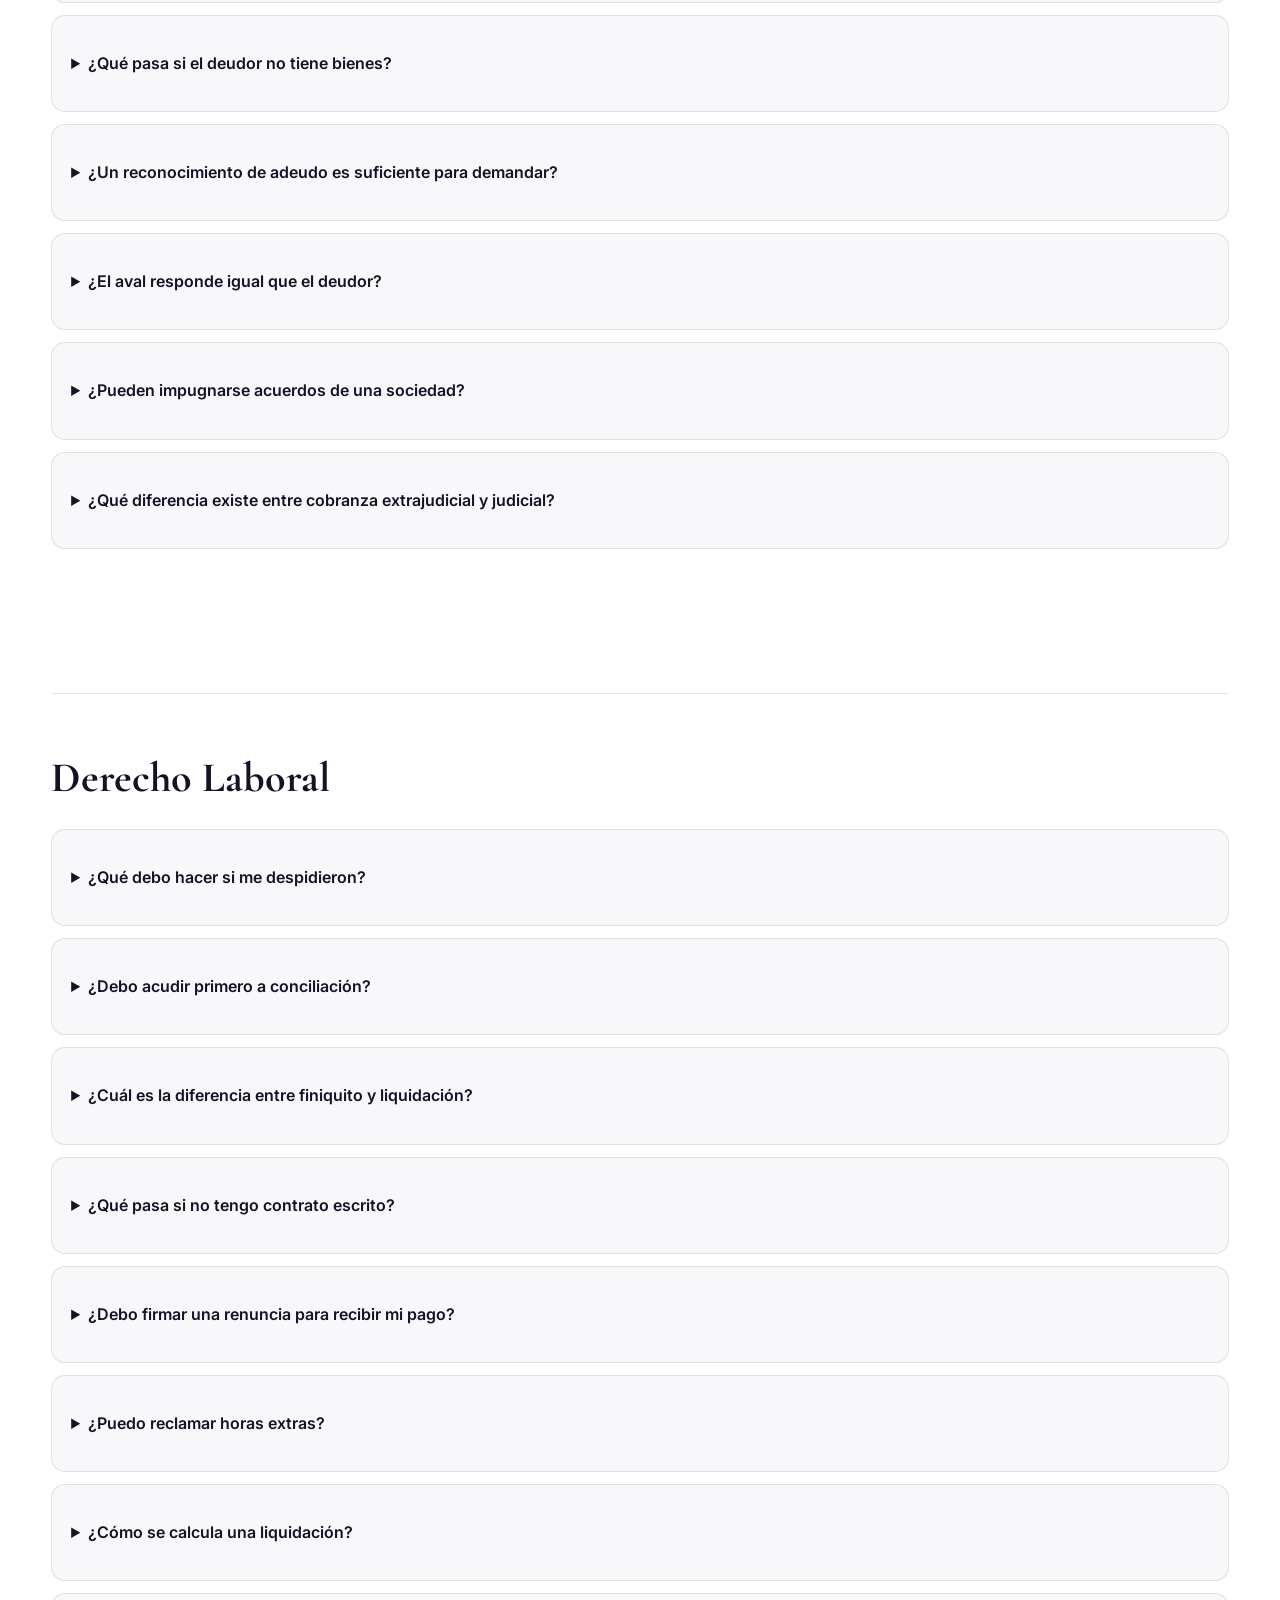
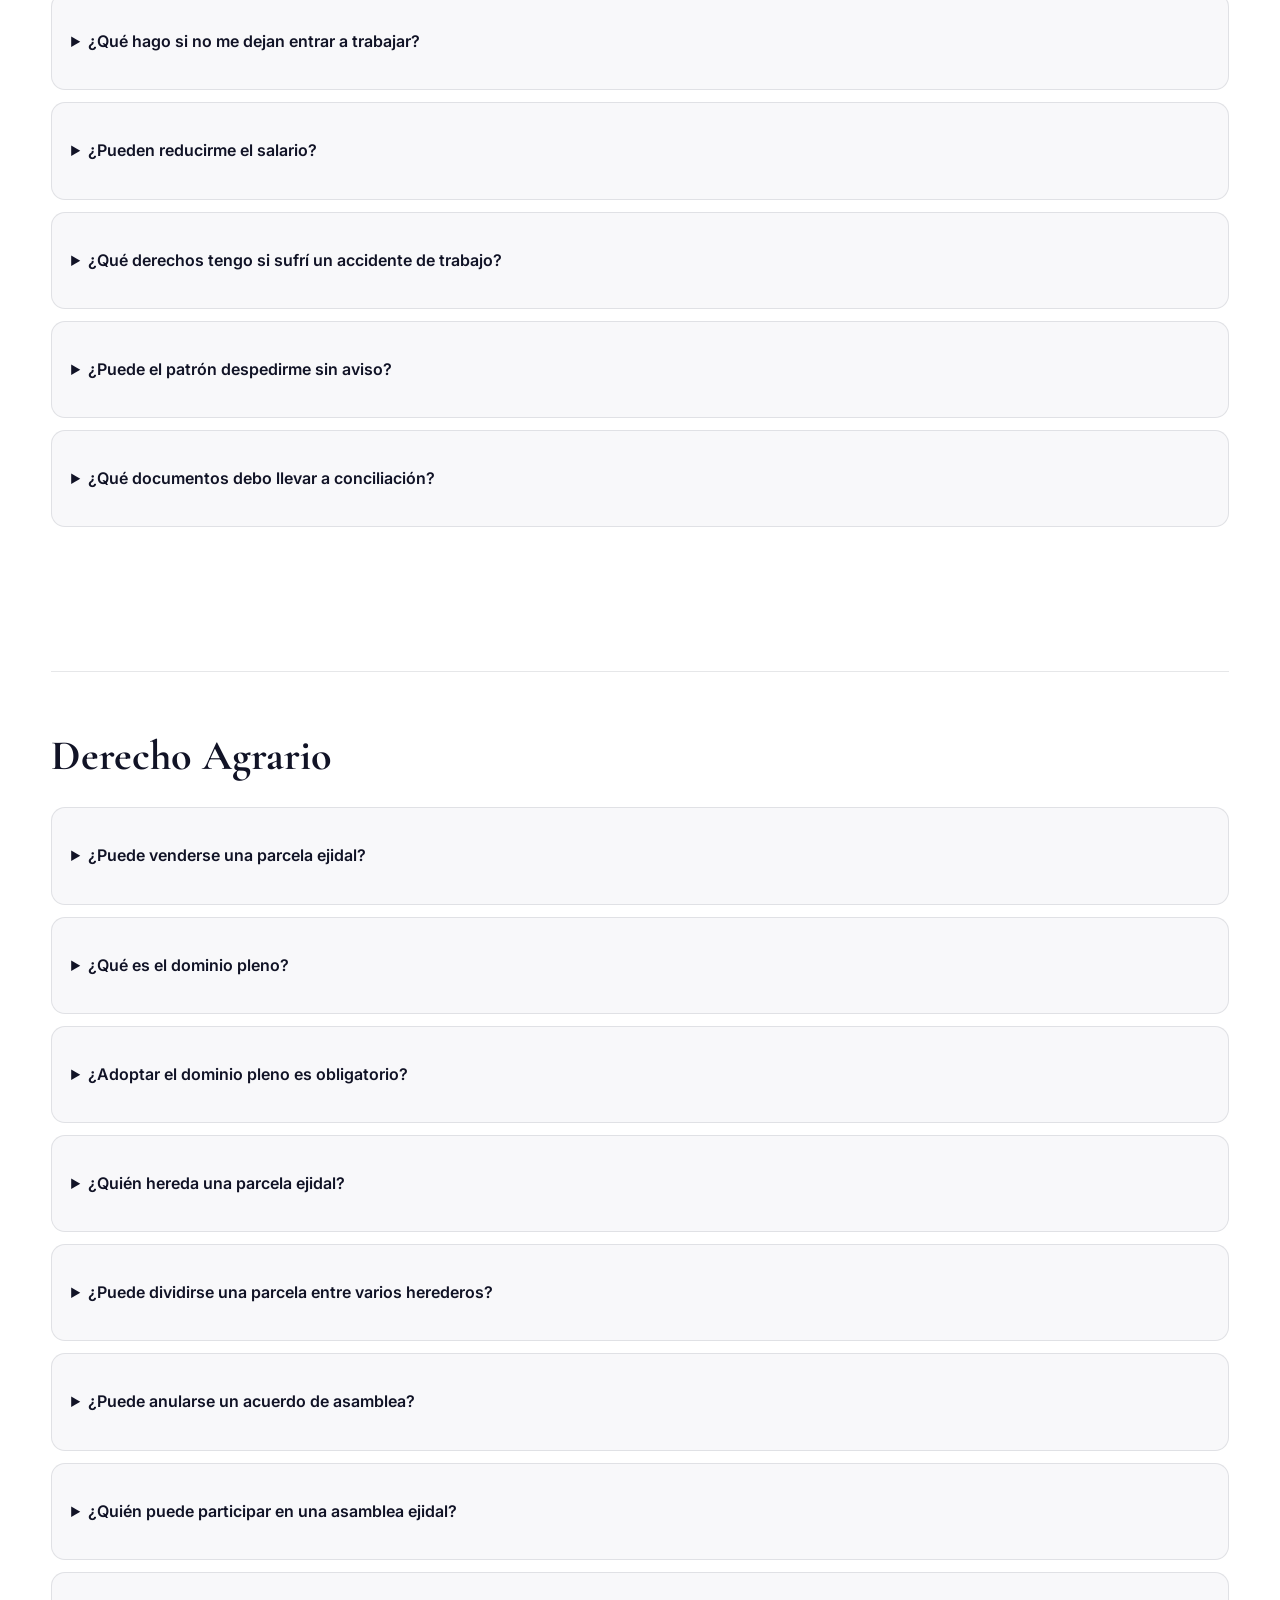
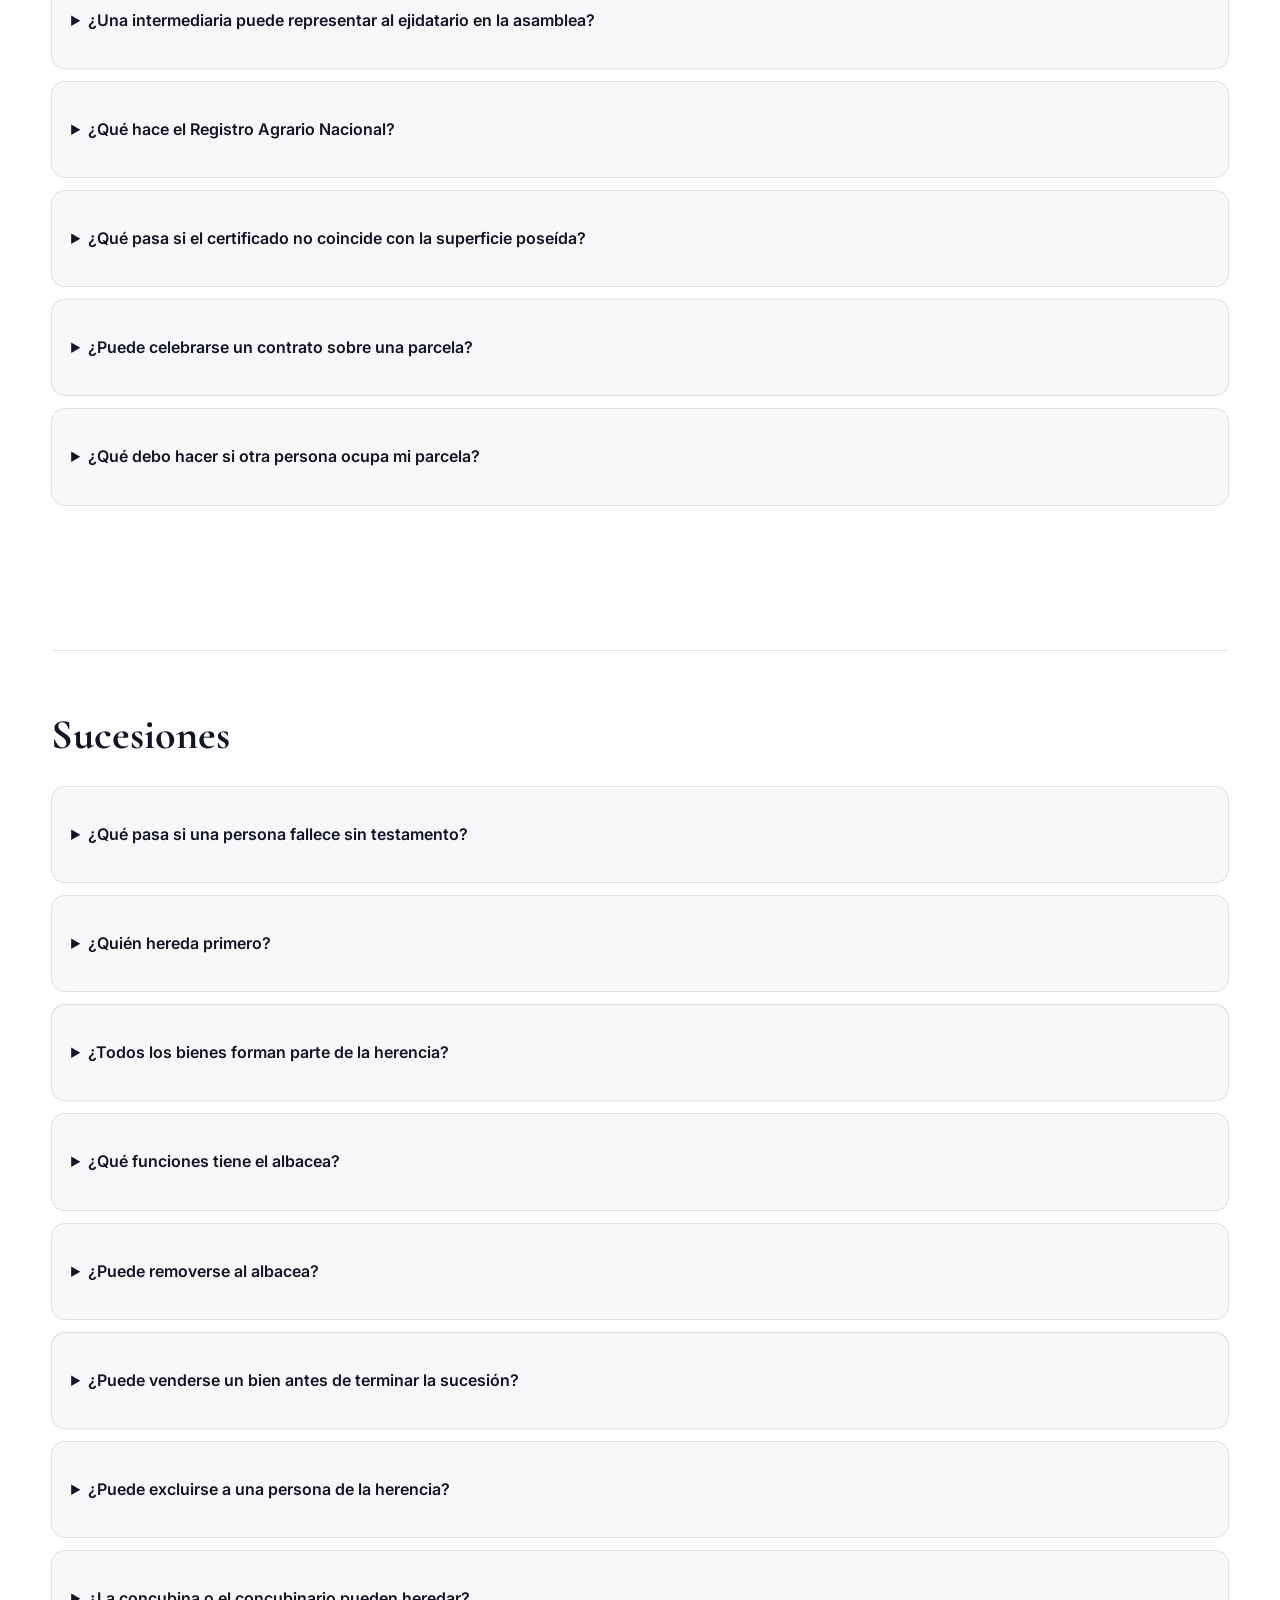
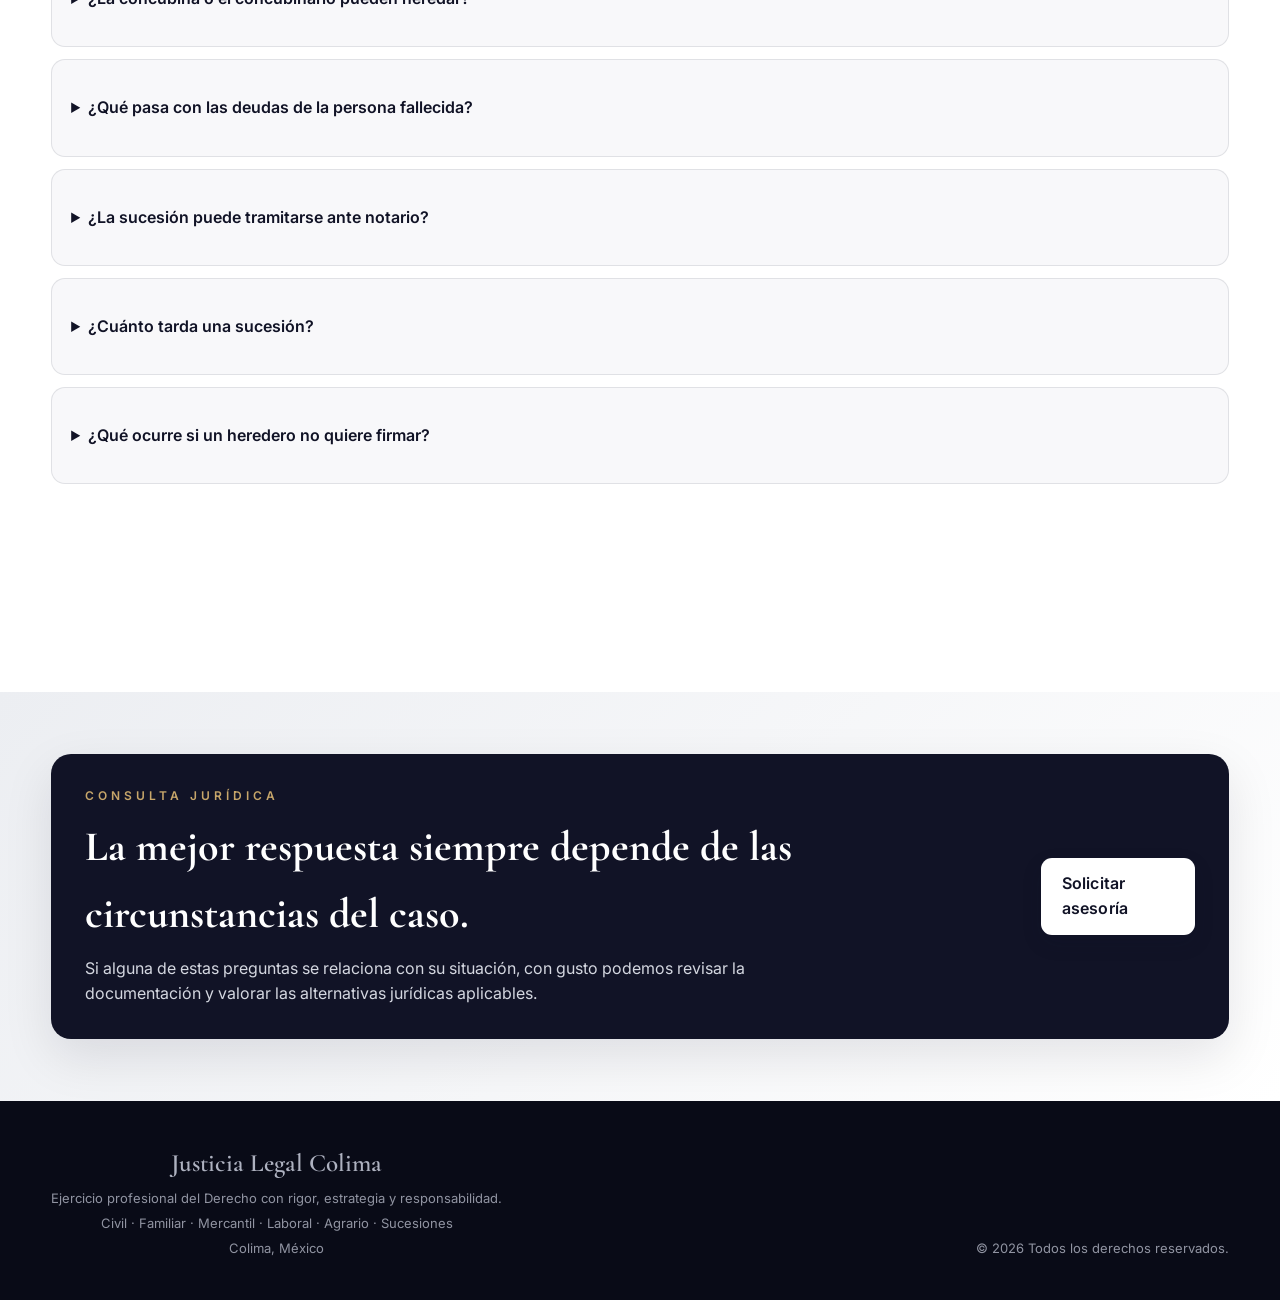
<file: paginas/preguntas-frecuentes.html>
<!DOCTYPE html>

<html lang="es">
<head>
<meta charset="utf-8"/>
<meta content="width=device-width,initial-scale=1" name="viewport"/><link href="../favicon.ico" rel="icon"/><link href="../favicon-32.png" rel="icon" sizes="32x32"/><link href="../favicon-192.png" rel="apple-touch-icon" sizes="192x192"/><link href="../manifest.webmanifest" rel="manifest"/>
<title>Preguntas frecuentes | Justicia Legal Colima</title>
<meta content="Preguntas frecuentes sobre Derecho Civil, Familiar, Mercantil, Laboral, Agrario y Sucesiones." name="description"/>
<link href="https://fonts.googleapis.com" rel="preconnect"/>
<link crossorigin="" href="https://fonts.gstatic.com" rel="preconnect"/>
<link href="https://fonts.googleapis.com/css2?family=Cormorant+Garamond:wght@500;600;700&amp;family=Inter:wght@300;400;500;600&amp;display=swap" rel="stylesheet"/>
<link href="../css/estilos.min.css" rel="stylesheet"/>
<meta content="#111326" name="theme-color"/><meta content="Preguntas frecuentes | Justicia Legal Colima" property="og:title"/><meta content="Preguntas frecuentes sobre Derecho Civil, Familiar, Mercantil, Laboral, Agrario y Sucesiones." property="og:description"/><meta content="website" property="og:type"/><meta content="Justicia Legal Colima" property="og:site_name"/><meta content="summary" name="twitter:card"/></head>
<body>
<header class="site-header">
<div class="container nav">
<a aria-label="Justicia Legal Colima" class="brand" href="../index.html">
<img alt="Logotipo de Justicia Legal Colima" decoding="async" src="../imagenes/logo_justicia_legal.webp"/>
<div class="brand-name">JUSTICIA LEGAL COLIMA</div>
</a>
<nav aria-label="Navegación principal">
<a href="../index.html">Inicio</a>
<a href="../index.html#servicios">¿Cómo podemos ayudarle?</a>
<a href="preguntas-frecuentes.html">Preguntas frecuentes</a>
<a href="../index.html#contacto">Contacto</a>
</nav>
</div>
</header>
<main>
<section class="content-hero">
<div class="container">
<div class="breadcrumb">
<a href="../index.html">Inicio</a>
<span>/</span>
<span>Preguntas frecuentes</span>
</div>
<div class="eyebrow">Respuestas para situaciones frecuentes</div>
<h1>¿Tiene alguna de estas dudas?</h1>
<p>Ubique la situación más parecida a la suya. Las respuestas son generales; para decidir qué hacer es necesario revisar los hechos, documentos y plazos de su caso.</p>
</div>
</section>
<div aria-label="Materias de preguntas frecuentes" class="subnav faq-main-nav">
<div class="container">
<a href="#civil">Contratos y propiedades</a>
<a href="#familiar">Familia</a>
<a href="#mercantil">Cobros y empresas</a>
<a href="#laboral">Trabajo</a>
<a href="#agrario">Parcelas y ejidos</a>
<a href="#sucesiones">Herencias</a>
</div>
</div>
<section class="light">
<div class="container">
<div class="section-heading">
<div class="kicker">Orientación inicial</div>
<h2>Seleccione el tipo de problema</h2>
<p>Esta sección le ayuda a identificar el tema. No sustituye el análisis profesional del asunto.</p>
</div>
<section class="global-faq-group" id="civil">
<h2>Derecho Civil</h2>
<div class="faq" data-accordion="">
<details>
<summary>¿Un contrato verbal puede tener validez?</summary>
<p>Sí, salvo cuando la ley exige una forma específica. El principal problema suele ser demostrar qué se acordó, cuáles eran las obligaciones y si existió incumplimiento.</p>
</details>
<details>
<summary>¿Qué debo revisar antes de firmar un contrato?</summary>
<p>La identidad y capacidad de las partes, el objeto, precio, plazos, garantías, penalidades, causas de terminación, jurisdicción y consecuencias del incumplimiento.</p>
</details>
<details>
<summary>¿Puedo exigir judicialmente que se cumpla un contrato?</summary>
<p>Puede ser posible cuando el contrato es válido, la obligación es exigible y existen elementos suficientes para acreditar el incumplimiento.</p>
</details>
<details>
<summary>¿Qué ocurre si la otra parte incumple?</summary>
<p>Según el caso, puede reclamarse cumplimiento, rescisión, devolución de cantidades, daños, penalidades u otras consecuencias pactadas o previstas por la ley.</p>
</details>
<details>
<summary>¿Puedo recuperar un inmueble ocupado por otra persona?</summary>
<p>Puede ser posible, pero antes debe determinarse quién tiene el derecho de propiedad o posesión y cuál es la acción adecuada.</p>
</details>
<details>
<summary>¿Qué es la prescripción positiva?</summary>
<p>Es una forma de adquirir la propiedad mediante posesión en determinadas condiciones y durante el plazo establecido por la ley.</p>
</details>
<details>
<summary>¿Puedo vender mi parte de una propiedad en copropiedad?</summary>
<p>Puede ser posible, pero deben revisarse el porcentaje, los derechos de preferencia y las condiciones jurídicas del inmueble.</p>
</details>
<details>
<summary>¿Qué pasa si el arrendatario deja de pagar?</summary>
<p>Puede requerirse el pago y, según el contrato y las circunstancias, promover la terminación, desocupación y entrega del inmueble.</p>
</details>
<details>
<summary>¿Puede inscribirse una demanda relacionada con un inmueble?</summary>
<p>En determinados asuntos puede solicitarse una anotación preventiva, siempre que la acción y la legislación aplicable lo permitan.</p>
</details>
<details>
<summary>¿Cuándo prescribe una deuda civil?</summary>
<p>El plazo depende del origen de la obligación, el documento existente y los actos que hayan interrumpido o reconocido la deuda.</p>
</details>
<details>
<summary>¿Puedo reclamar daños y perjuicios?</summary>
<p>Sí, cuando pueden acreditarse el hecho, la afectación, la relación entre ambos y la responsabilidad de la persona demandada.</p>
</details>
<details>
<summary>¿Qué debo hacer si recibo una demanda civil?</summary>
<p>Revisar inmediatamente la fecha del emplazamiento, las prestaciones, los hechos, las pruebas y el plazo para contestar.</p>
</details>
</div>
</section>
<section class="global-faq-group" id="familiar">
<h2>Derecho Familiar</h2>
<div class="faq" data-accordion="">
<details>
<summary>¿Ambos cónyuges deben estar de acuerdo para divorciarse?</summary>
<p>No necesariamente. El divorcio incausado puede promoverse por la voluntad de uno de los cónyuges, sin perjuicio de resolver sus efectos familiares y patrimoniales.</p>
</details>
<details>
<summary>¿Qué debe resolverse además del divorcio?</summary>
<p>Alimentos, guarda y custodia, convivencias, uso del domicilio, liquidación del régimen patrimonial y otras consecuencias según la familia.</p>
</details>
<details>
<summary>¿Cómo se fija una pensión alimenticia?</summary>
<p>Se valoran las necesidades de quien la recibe y las posibilidades económicas de quien debe cubrirla, además de las circunstancias particulares.</p>
</details>
<details>
<summary>¿Puede modificarse una pensión alimenticia?</summary>
<p>Sí, cuando cambian las necesidades, los ingresos o las condiciones que fueron consideradas al fijarla.</p>
</details>
<details>
<summary>¿Qué sucede si no se paga la pensión?</summary>
<p>Puede solicitarse la ejecución, requerimiento, descuento, garantía, cálculo de adeudos y otras medidas previstas por la ley.</p>
</details>
<details>
<summary>¿Cómo se determina la guarda y custodia?</summary>
<p>Se analiza el interés superior de niñas, niños y adolescentes, así como su estabilidad, seguridad, cuidados y entorno familiar.</p>
</details>
<details>
<summary>¿Puede modificarse un régimen de convivencias?</summary>
<p>Sí, si cambian las circunstancias, existe incumplimiento o la modalidad vigente ya no responde al bienestar de hijas e hijos.</p>
</details>
<details>
<summary>¿Puede suspenderse la convivencia con un progenitor?</summary>
<p>Puede solicitarse cuando existan elementos que indiquen riesgo o afectación. La medida dependerá de los hechos y pruebas.</p>
</details>
<details>
<summary>¿Cuándo puede perderse la patria potestad?</summary>
<p>Sólo en los supuestos previstos por la ley y cuando se acreditan hechos suficientemente graves.</p>
</details>
<details>
<summary>¿El concubinato genera derechos?</summary>
<p>Puede generar derechos familiares, sucesorios, alimentarios, compensatorios o de seguridad social, según la legislación y el derecho reclamado.</p>
</details>
<details>
<summary>¿La pensión compensatoria procede automáticamente?</summary>
<p>No. Deben acreditarse desequilibrio económico, circunstancias de la relación y los demás elementos exigidos por la ley.</p>
</details>
<details>
<summary>¿Qué hago si existe violencia familiar?</summary>
<p>Conviene buscar protección inmediata, conservar evidencias y solicitar asesoría para valorar medidas familiares, órdenes de protección y otras acciones.</p>
</details>
</div>
</section>
<section class="global-faq-group" id="mercantil">
<h2>Derecho Mercantil</h2>
<div class="faq" data-accordion="">
<details>
<summary>¿Cuándo prescribe un pagaré?</summary>
<p>El plazo depende de la fecha de vencimiento, la acción que se pretenda ejercer y los actos que puedan haber interrumpido la prescripción.</p>
</details>
<details>
<summary>¿Puede cobrarse una deuda sin contrato escrito?</summary>
<p>Puede ser posible mediante facturas, transferencias, entregas, mensajes, reconocimientos de adeudo u otros medios de prueba.</p>
</details>
<details>
<summary>¿Qué debo hacer si recibo una demanda ejecutiva mercantil?</summary>
<p>Revisar de inmediato el emplazamiento, el documento base, el embargo, las cantidades reclamadas y el plazo para contestar.</p>
</details>
<details>
<summary>¿Pueden embargar bienes desde el inicio?</summary>
<p>En ciertos juicios ejecutivos puede ordenarse requerimiento de pago y embargo cuando existe un documento con fuerza ejecutiva.</p>
</details>
<details>
<summary>¿Puede negociarse un adeudo durante el juicio?</summary>
<p>Sí. Puede celebrarse un convenio, pero deben revisarse pagos, garantías, consecuencias del incumplimiento y forma de concluir el procedimiento.</p>
</details>
<details>
<summary>¿Qué documentos conviene conservar en una operación comercial?</summary>
<p>Contratos, facturas, órdenes de compra, comprobantes, entregas, correos, estados de cuenta y cualquier modificación o reconocimiento.</p>
</details>
<details>
<summary>¿Puedo demandar el cumplimiento de un contrato mercantil?</summary>
<p>Puede ser posible si la obligación es válida, exigible y existe prueba suficiente del incumplimiento.</p>
</details>
<details>
<summary>¿Qué pasa si el deudor no tiene bienes?</summary>
<p>Debe valorarse la viabilidad real de cobro, la localización de activos y si el costo del procedimiento justifica la acción.</p>
</details>
<details>
<summary>¿Un reconocimiento de adeudo es suficiente para demandar?</summary>
<p>Depende de su contenido, formalidades, vencimiento y de la vía que legalmente pueda ejercerse.</p>
</details>
<details>
<summary>¿El aval responde igual que el deudor?</summary>
<p>El alcance de su responsabilidad depende del título, la figura jurídica utilizada y las defensas disponibles.</p>
</details>
<details>
<summary>¿Pueden impugnarse acuerdos de una sociedad?</summary>
<p>Sí, cuando existen irregularidades, afectación de derechos o incumplimiento de estatutos y formalidades.</p>
</details>
<details>
<summary>¿Qué diferencia existe entre cobranza extrajudicial y judicial?</summary>
<p>La primera busca recuperar el adeudo mediante requerimientos y negociación; la segunda utiliza un procedimiento ante tribunales.</p>
</details>
</div>
</section>
<section class="global-faq-group" id="laboral">
<h2>Derecho Laboral</h2>
<div class="faq" data-accordion="">
<details>
<summary>¿Qué debo hacer si me despidieron?</summary>
<p>Documentar los hechos, conservar mensajes y recibos, identificar la fecha exacta y evitar firmar documentos sin revisar sus consecuencias.</p>
</details>
<details>
<summary>¿Debo acudir primero a conciliación?</summary>
<p>En la mayoría de los conflictos laborales es necesario agotar la conciliación prejudicial antes de presentar la demanda.</p>
</details>
<details>
<summary>¿Cuál es la diferencia entre finiquito y liquidación?</summary>
<p>El finiquito comprende prestaciones pendientes; la liquidación puede incluir indemnizaciones adicionales según la causa de terminación.</p>
</details>
<details>
<summary>¿Qué pasa si no tengo contrato escrito?</summary>
<p>La relación laboral puede acreditarse con recibos, mensajes, testigos, horarios, altas, instrucciones y otros medios.</p>
</details>
<details>
<summary>¿Debo firmar una renuncia para recibir mi pago?</summary>
<p>No conviene firmar sin revisar el contenido, las cantidades y los efectos jurídicos del documento.</p>
</details>
<details>
<summary>¿Puedo reclamar horas extras?</summary>
<p>Puede ser posible si se acredita una jornada superior a la legal o pactada y no se pagó correctamente.</p>
</details>
<details>
<summary>¿Cómo se calcula una liquidación?</summary>
<p>Depende del salario, antigüedad, causa de terminación, prestaciones pendientes y condiciones particulares de la relación.</p>
</details>
<details>
<summary>¿Qué hago si no me dejan entrar a trabajar?</summary>
<p>Conviene documentar la negativa, identificar testigos, conservar mensajes y solicitar asesoría de inmediato.</p>
</details>
<details>
<summary>¿Pueden reducirme el salario?</summary>
<p>La reducción unilateral puede tener consecuencias laborales. Deben revisarse el acuerdo, los recibos y las circunstancias.</p>
</details>
<details>
<summary>¿Qué derechos tengo si sufrí un accidente de trabajo?</summary>
<p>Puede haber derechos médicos, incapacidades, indemnizaciones y consecuencias laborales, según la calificación y secuelas.</p>
</details>
<details>
<summary>¿Puede el patrón despedirme sin aviso?</summary>
<p>La separación debe analizarse según la causa, las formalidades y la prueba disponible.</p>
</details>
<details>
<summary>¿Qué documentos debo llevar a conciliación?</summary>
<p>Identificación, recibos, contrato, mensajes, cálculo de prestaciones y cualquier documento relacionado con la terminación.</p>
</details>
</div>
</section>
<section class="global-faq-group" id="agrario">
<h2>Derecho Agrario</h2>
<div class="faq" data-accordion="">
<details>
<summary>¿Puede venderse una parcela ejidal?</summary>
<p>Depende de la situación jurídica de la parcela, la calidad de las partes y el cumplimiento de las formalidades agrarias.</p>
</details>
<details>
<summary>¿Qué es el dominio pleno?</summary>
<p>Es el procedimiento mediante el cual una parcela puede salir del régimen ejidal y convertirse en propiedad privada.</p>
</details>
<details>
<summary>¿Adoptar el dominio pleno es obligatorio?</summary>
<p>No. Es una decisión que debe analizarse según los objetivos, riesgos y actos que se pretendan realizar sobre la tierra.</p>
</details>
<details>
<summary>¿Quién hereda una parcela ejidal?</summary>
<p>Se atiende primero a la lista de sucesión y, en su ausencia, al orden establecido por la legislación agraria.</p>
</details>
<details>
<summary>¿Puede dividirse una parcela entre varios herederos?</summary>
<p>Los derechos agrarios tienen reglas especiales y no siempre pueden dividirse como un inmueble de propiedad privada.</p>
</details>
<details>
<summary>¿Puede anularse un acuerdo de asamblea?</summary>
<p>Puede impugnarse cuando existen irregularidades relevantes en convocatoria, quórum, votación, competencia o afectación de derechos.</p>
</details>
<details>
<summary>¿Quién puede participar en una asamblea ejidal?</summary>
<p>Depende de la calidad agraria reconocida y del tipo de acuerdo que se someterá a consideración.</p>
</details>
<details>
<summary>¿Una intermediaria puede representar al ejidatario en la asamblea?</summary>
<p>Un contrato de intermediación no necesariamente otorga facultades para intervenir o votar en nombre del ejidatario.</p>
</details>
<details>
<summary>¿Qué hace el Registro Agrario Nacional?</summary>
<p>Inscribе y certifica actos y derechos agrarios, conserva antecedentes y expide constancias relacionadas con la propiedad social.</p>
</details>
<details>
<summary>¿Qué pasa si el certificado no coincide con la superficie poseída?</summary>
<p>Debe revisarse el plano, la asamblea, los antecedentes registrales y la situación física de la parcela.</p>
</details>
<details>
<summary>¿Puede celebrarse un contrato sobre una parcela?</summary>
<p>Sí en ciertos supuestos, pero el acto debe respetar el régimen agrario, la calidad de las partes y las formalidades aplicables.</p>
</details>
<details>
<summary>¿Qué debo hacer si otra persona ocupa mi parcela?</summary>
<p>Conviene identificar la superficie, reunir certificados, planos y pruebas de posesión, y definir la acción adecuada.</p>
</details>
</div>
</section>
<section class="global-faq-group" id="sucesiones">
<h2>Sucesiones</h2>
<div class="faq" data-accordion="">
<details>
<summary>¿Qué pasa si una persona fallece sin testamento?</summary>
<p>Se tramita una sucesión intestamentaria para determinar quiénes tienen derecho a heredar conforme a la ley.</p>
</details>
<details>
<summary>¿Quién hereda primero?</summary>
<p>Depende de la existencia de descendientes, cónyuge, concubina o concubinario, ascendientes y otros familiares.</p>
</details>
<details>
<summary>¿Todos los bienes forman parte de la herencia?</summary>
<p>No necesariamente. Debe revisarse la titularidad, el régimen matrimonial, la copropiedad y las deudas.</p>
</details>
<details>
<summary>¿Qué funciones tiene el albacea?</summary>
<p>Representa y administra la sucesión, formula inventario, conserva bienes, rinde cuentas y promueve la partición.</p>
</details>
<details>
<summary>¿Puede removerse al albacea?</summary>
<p>Sí, cuando existen causas legales, incumplimientos, falta de cuentas o conductas que afectan la herencia.</p>
</details>
<details>
<summary>¿Puede venderse un bien antes de terminar la sucesión?</summary>
<p>Depende de la etapa, la autorización necesaria, el acuerdo de interesados y la justificación del acto.</p>
</details>
<details>
<summary>¿Puede excluirse a una persona de la herencia?</summary>
<p>Depende del testamento, del derecho hereditario invocado y de las causas previstas por la ley.</p>
</details>
<details>
<summary>¿La concubina o el concubinario pueden heredar?</summary>
<p>Puede ser posible si se acreditan los requisitos legales del concubinato y la concurrencia con otros herederos.</p>
</details>
<details>
<summary>¿Qué pasa con las deudas de la persona fallecida?</summary>
<p>Deben identificarse y pagarse con cargo a la herencia conforme a su validez, garantía y prelación.</p>
</details>
<details>
<summary>¿La sucesión puede tramitarse ante notario?</summary>
<p>En ciertos casos sí, cuando se cumplen los requisitos y no existe controversia entre los interesados.</p>
</details>
<details>
<summary>¿Cuánto tarda una sucesión?</summary>
<p>Depende de la vía, número de herederos, bienes, deudas, acuerdos y controversias existentes.</p>
</details>
<details>
<summary>¿Qué ocurre si un heredero no quiere firmar?</summary>
<p>Debe analizarse la etapa procesal y si puede continuarse judicialmente con inventario, partición o adjudicación.</p>
</details>
</div>
</section>
</div>
</section>
<section class="final-cta">
<div class="container">
<div class="final-cta-box">
<div>
<div class="kicker">Consulta jurídica</div>
<h2>La mejor respuesta siempre depende de las circunstancias del caso.</h2>
<p>Si alguna de estas preguntas se relaciona con su situación, con gusto podemos revisar la documentación y valorar las alternativas jurídicas aplicables.</p>
</div>
<a class="btn btn-primary whatsapp" rel="noopener" target="_blank">Solicitar asesoría</a>
</div>
</div>
</section>
</main>
<a aria-label="WhatsApp" class="float-wa whatsapp" rel="noopener" target="_blank">💬</a>
<footer class="site-footer master-footer"><div class="container footer-inner"><div class="footer-brand"><strong>Justicia Legal Colima</strong><span>Ejercicio profesional del Derecho con rigor, estrategia y responsabilidad.</span><span>Civil · Familiar · Mercantil · Laboral · Agrario · Sucesiones</span><span>Colima, México</span></div><div class="footer-copy">© <span id="year"></span> Todos los derechos reservados.</div></div></footer>
<script src="../js/sitio.min.js"></script>
<script>
configurarPaginaArea({
  telefono:"3123106563",
  ladaPais:"52",
  mensajeWhatsApp:"Hola, encontré una pregunta relacionada con mi situación y me gustaría solicitar asesoría."
});
</script>
</body>
</html>
</file>
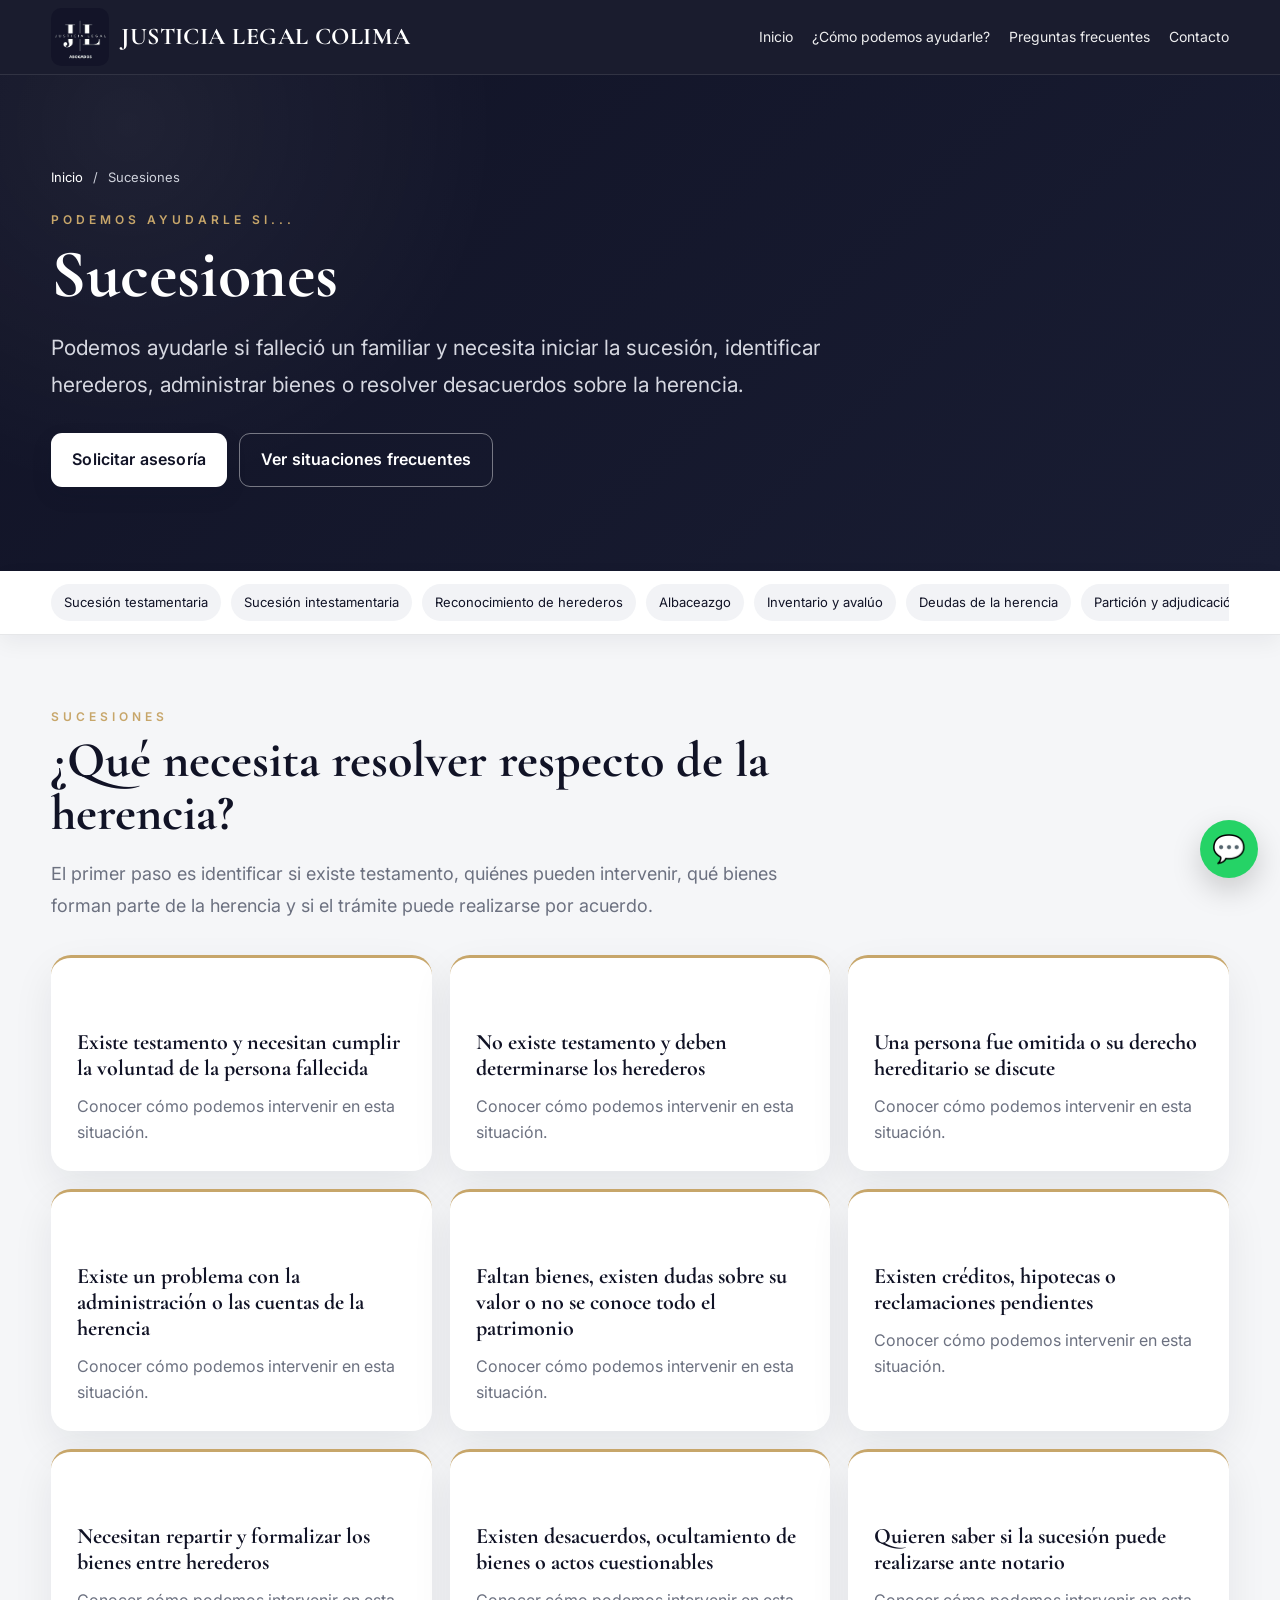
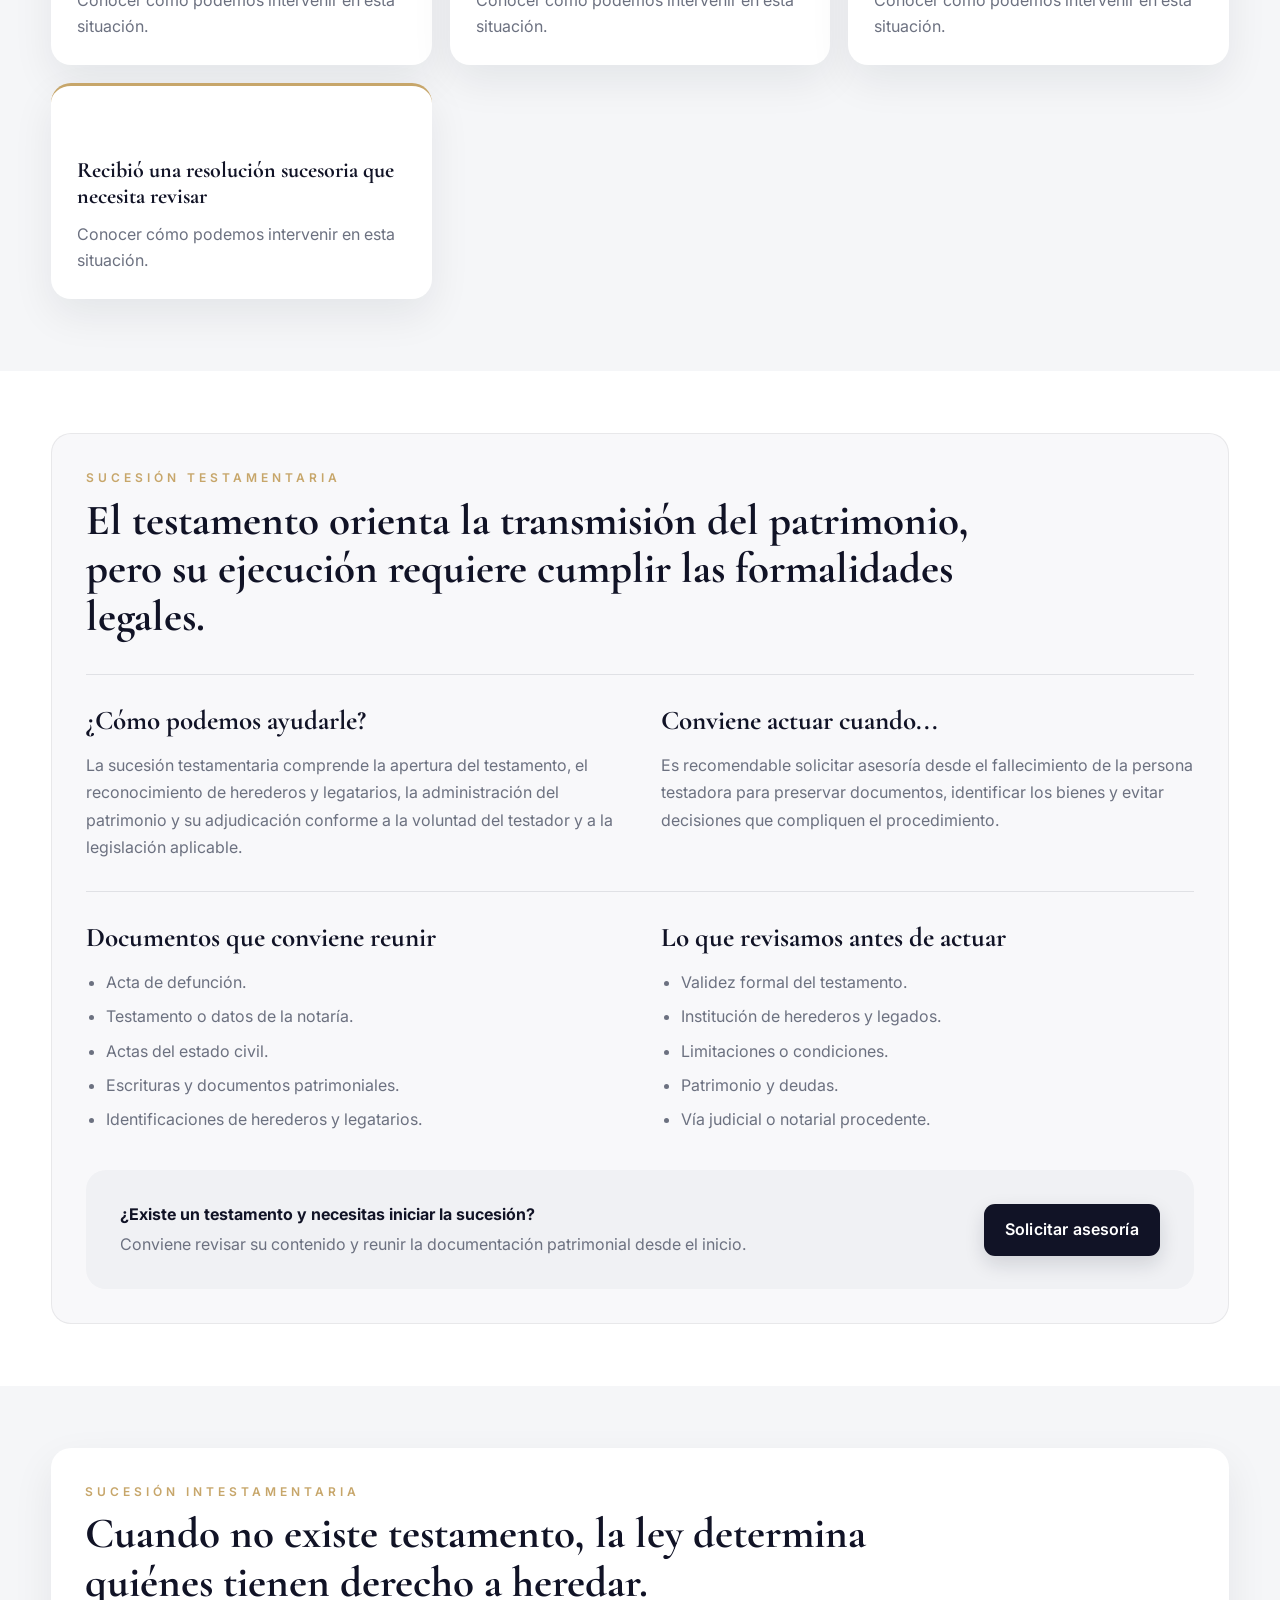
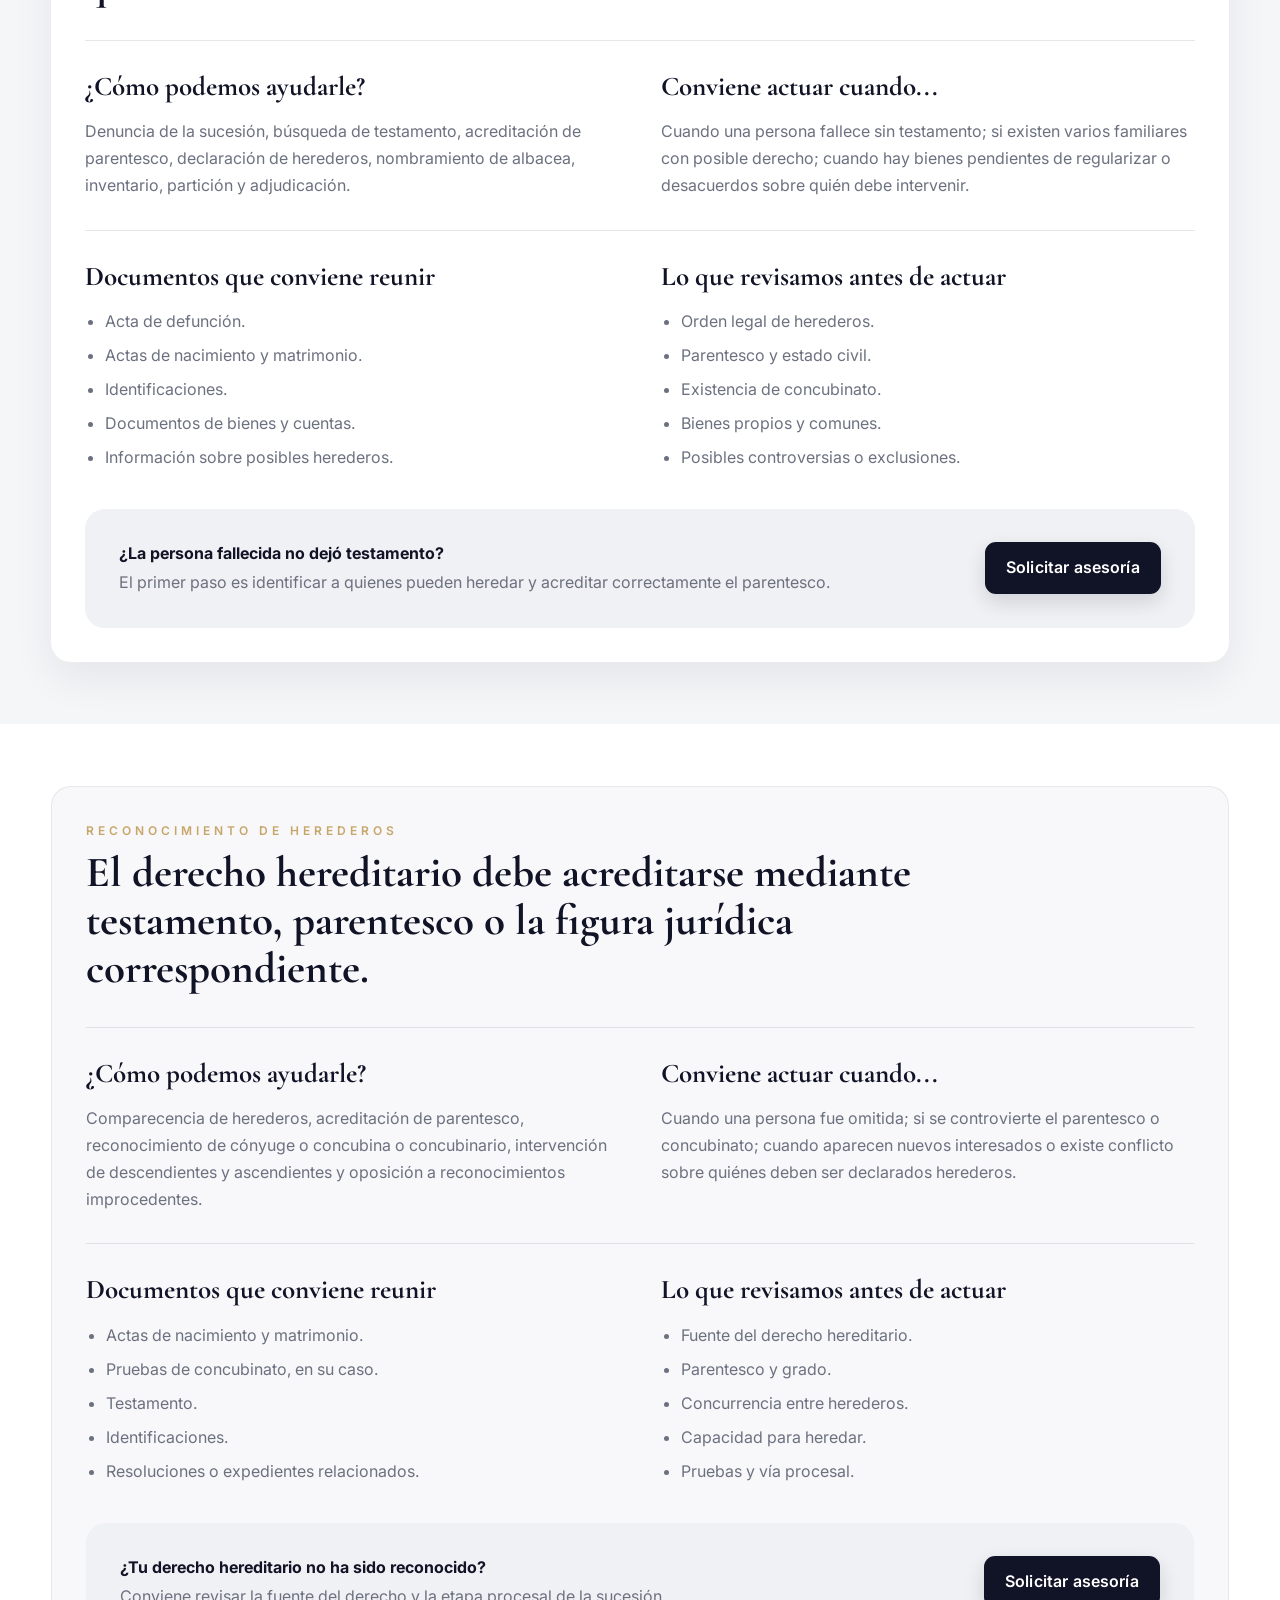
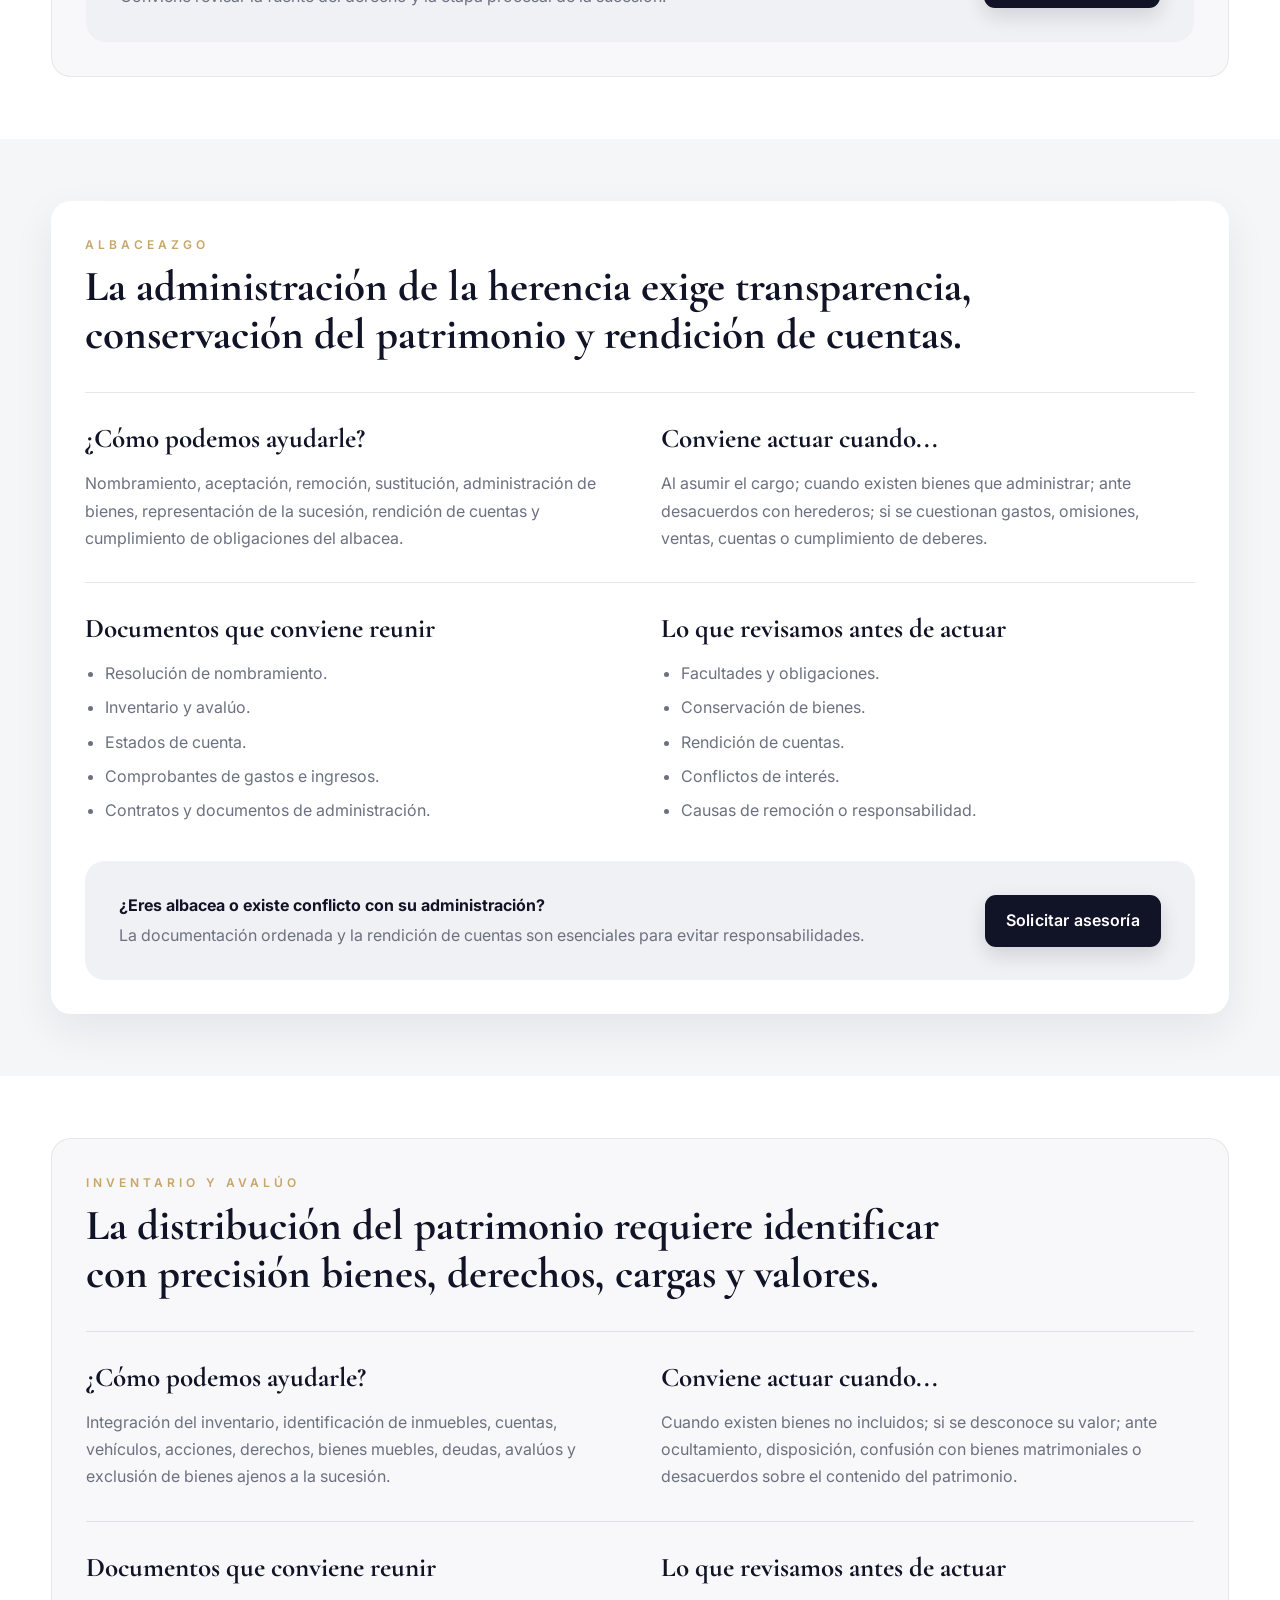
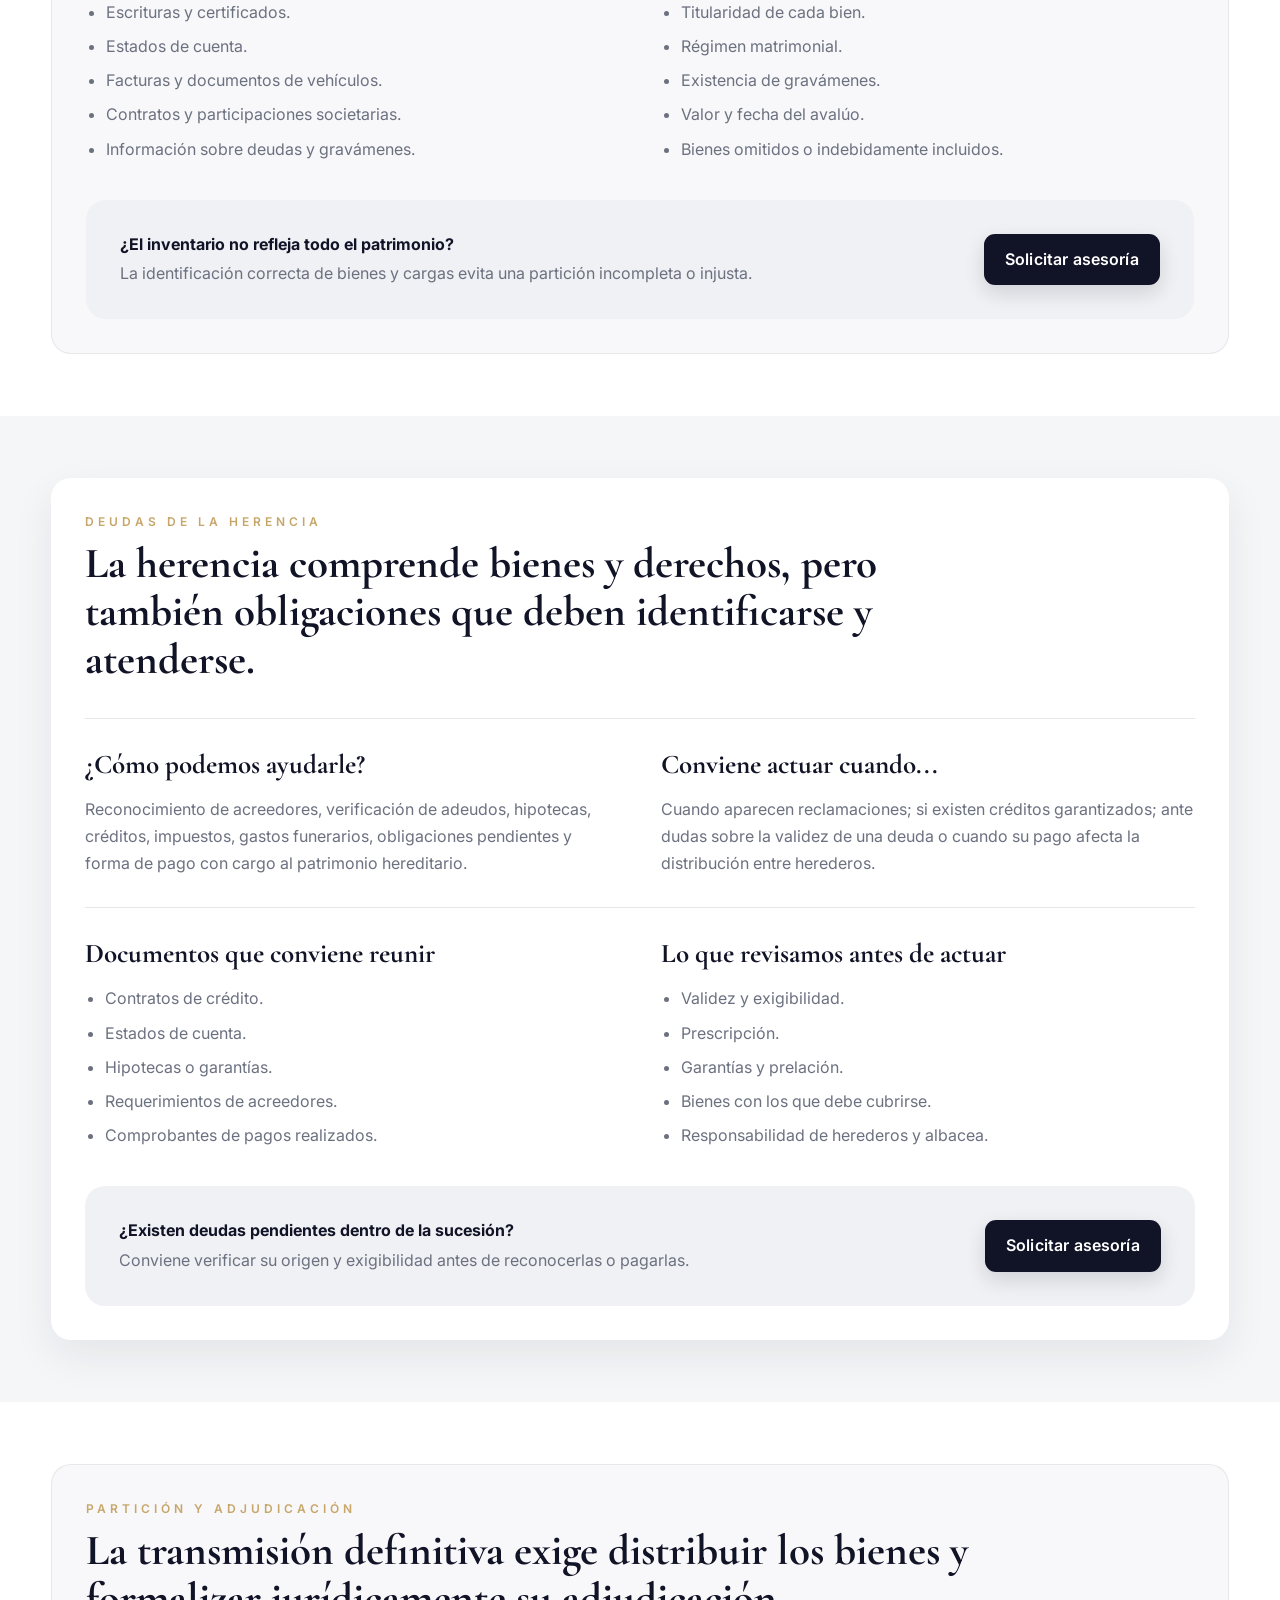
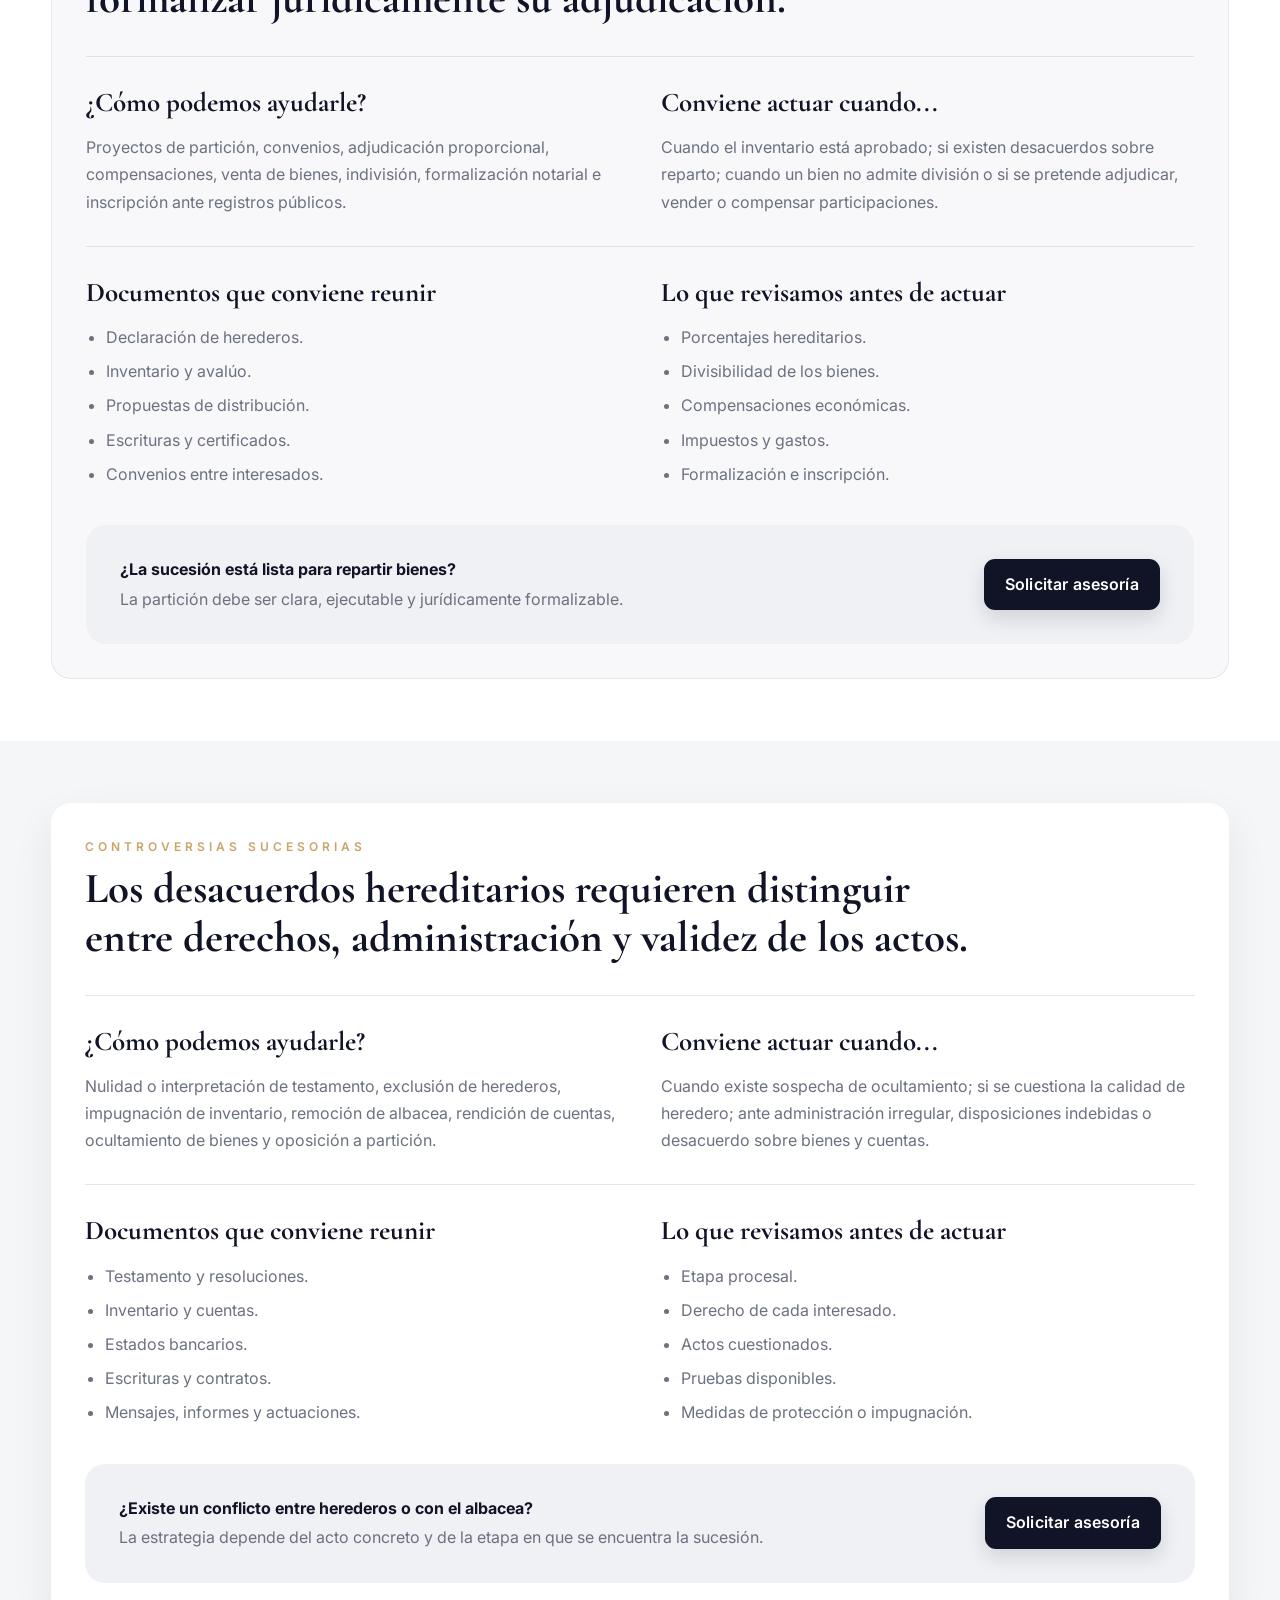
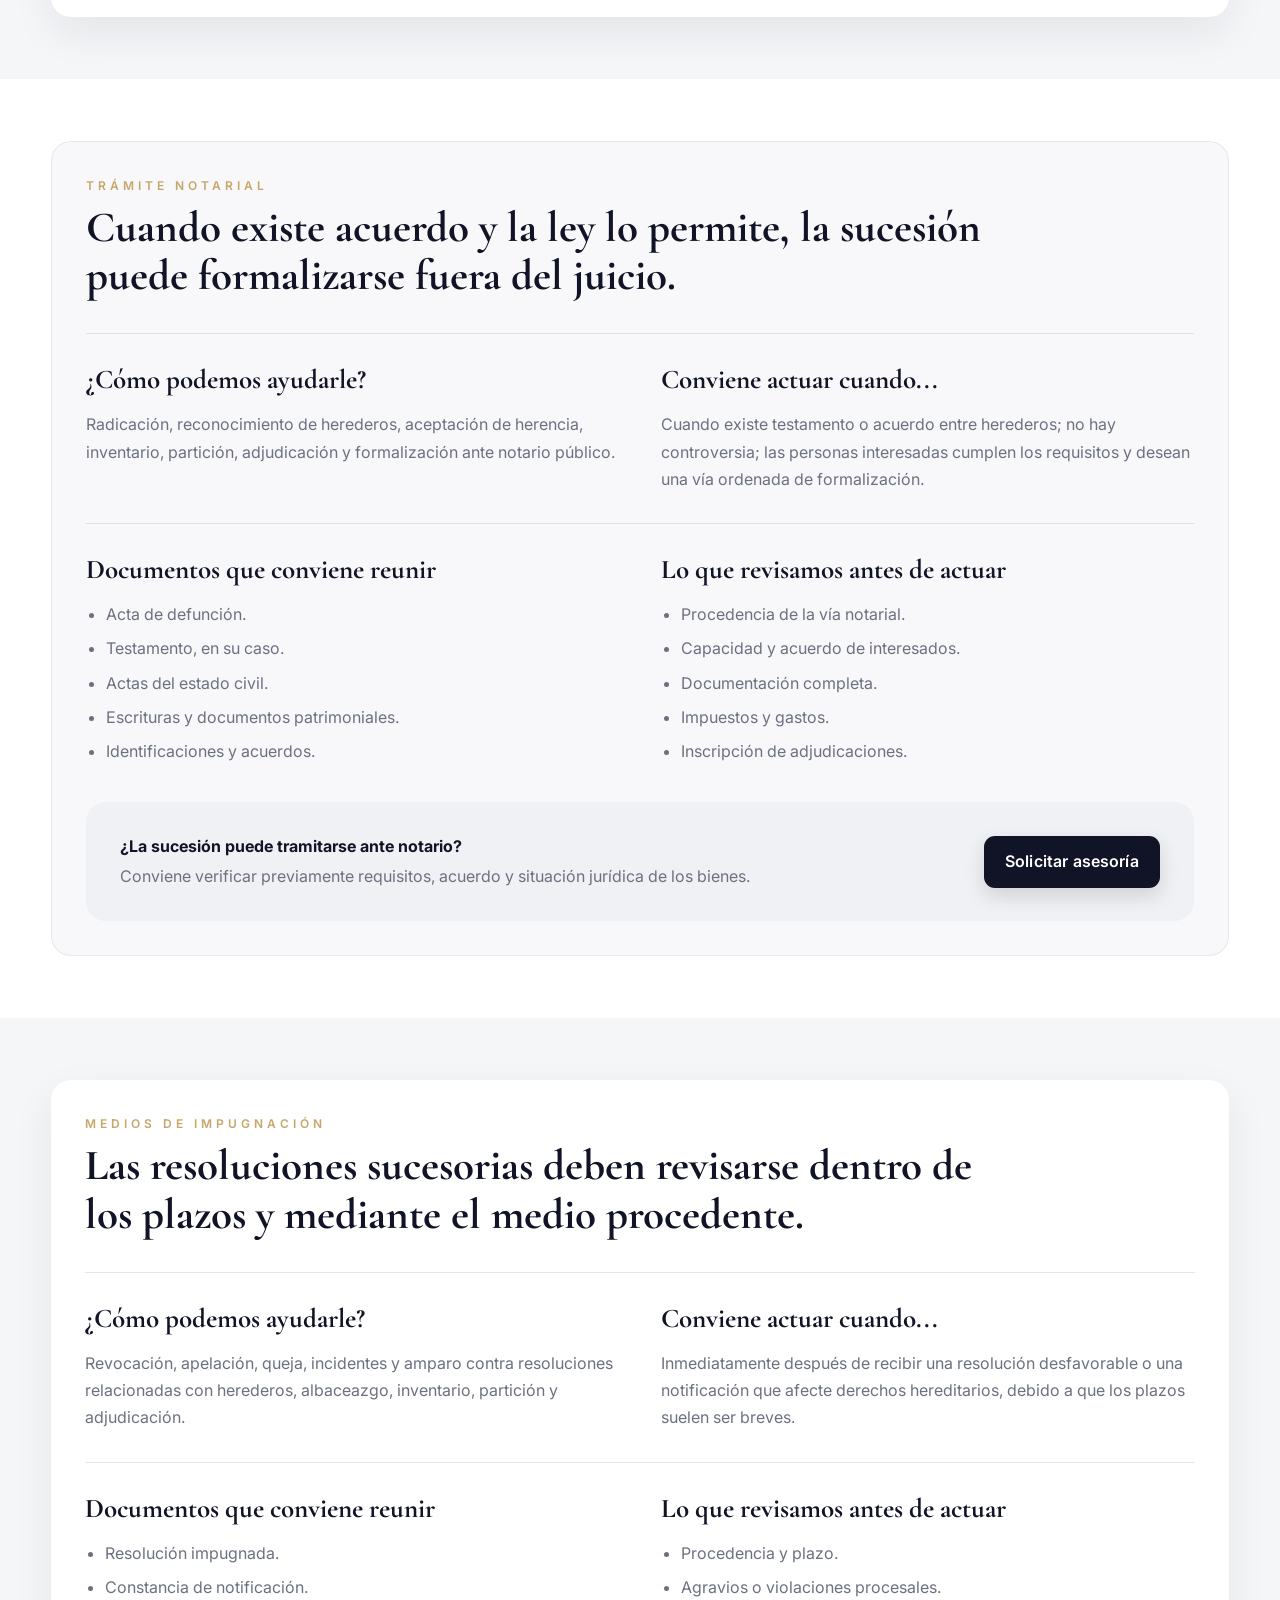
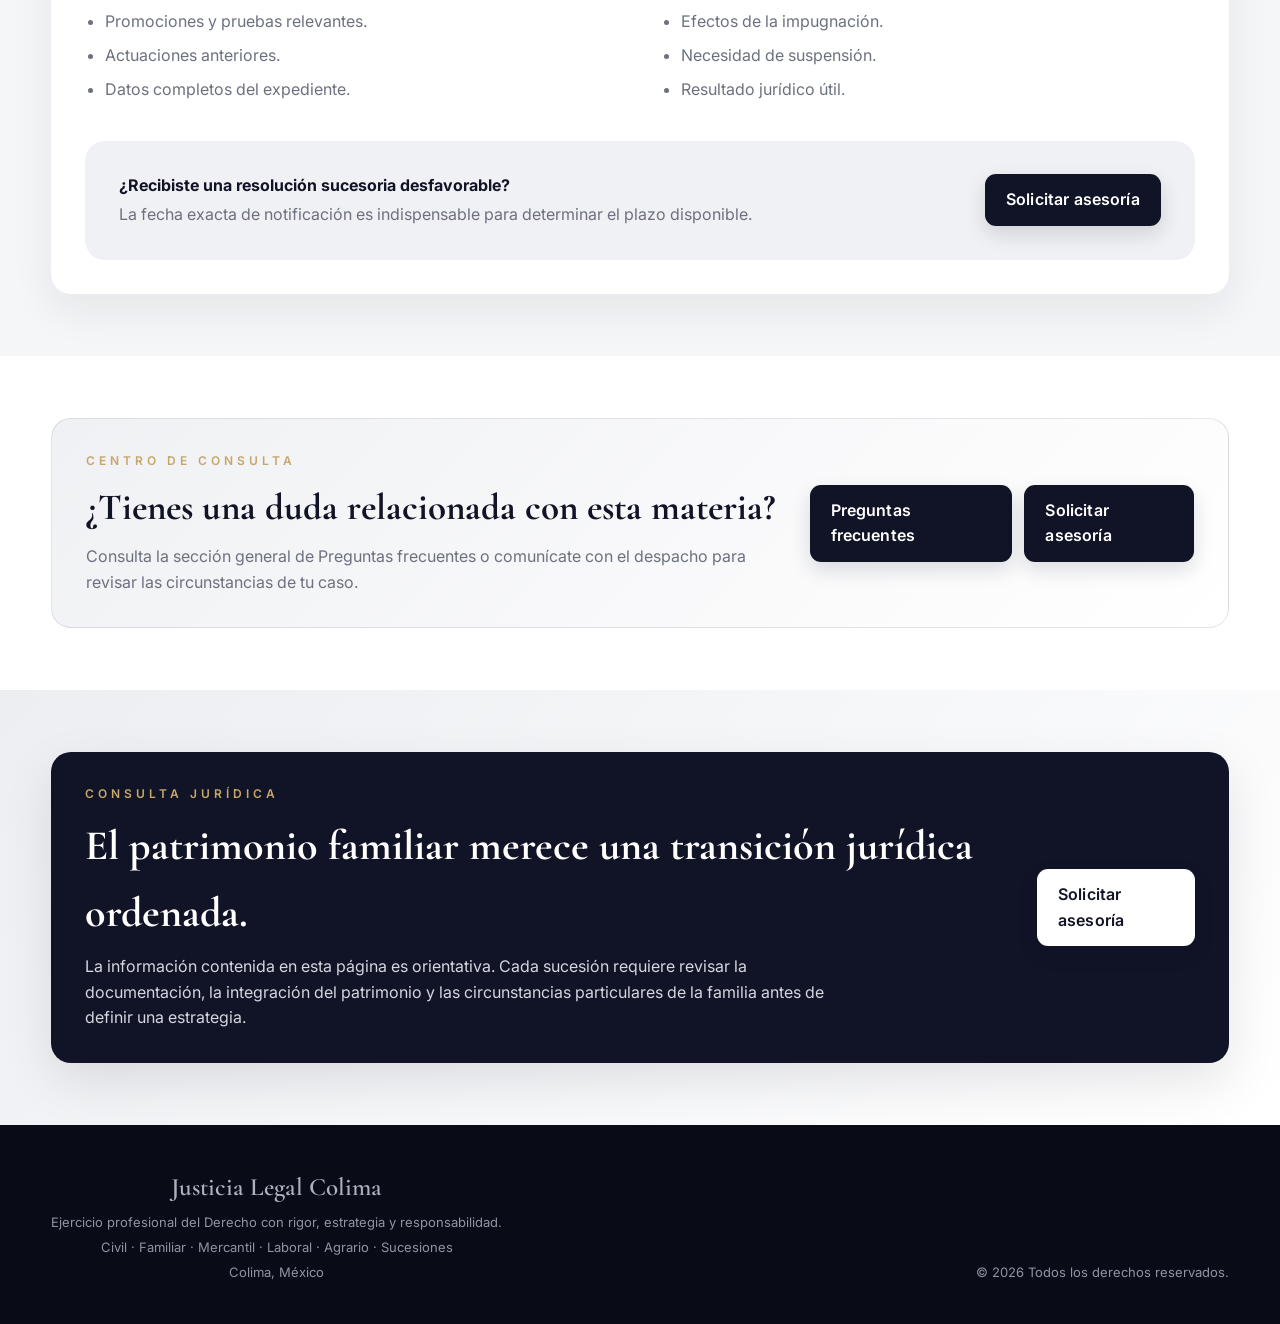
<file: paginas/sucesiones.html>
<!DOCTYPE html>

<html lang="es">
<head>
<meta charset="utf-8"/>
<meta content="width=device-width,initial-scale=1" name="viewport"/><link href="../favicon.ico" rel="icon"/><link href="../favicon-32.png" rel="icon" sizes="32x32"/><link href="../favicon-192.png" rel="apple-touch-icon" sizes="192x192"/><link href="../manifest.webmanifest" rel="manifest"/>
<title>Sucesiones en Colima | Justicia Legal Colima</title>
<meta content="Asesoría y representación en sucesiones testamentarias e intestamentarias, albaceazgo, inventario, partición y adjudicación de bienes en Colima." name="description"/>
<meta content="index,follow" name="robots"/>
<meta content="Sucesiones en Colima | Justicia Legal Colima" property="og:title"/>
<meta content="Asesoría y representación en sucesiones testamentarias e intestamentarias, albaceazgo, inventario, partición y adjudicación de bienes en Colima." property="og:description"/>
<meta content="website" property="og:type"/>
<link href="https://fonts.googleapis.com" rel="preconnect"/>
<link crossorigin="" href="https://fonts.gstatic.com" rel="preconnect"/>
<link href="https://fonts.googleapis.com/css2?family=Cormorant+Garamond:wght@500;600;700&amp;family=Inter:wght@300;400;500;600&amp;display=swap" rel="stylesheet"/>
<link href="../css/estilos.min.css" rel="stylesheet"/>
<meta content="#111326" name="theme-color"/><meta content="Justicia Legal Colima" property="og:site_name"/><meta content="summary" name="twitter:card"/></head>
<body>
<header class="site-header">
<div class="container nav">
<a aria-label="Justicia Legal Colima" class="brand" href="../index.html">
<img alt="Logotipo de Justicia Legal Colima" decoding="async" src="../imagenes/logo_justicia_legal.webp"/>
<div class="brand-name">JUSTICIA LEGAL COLIMA</div>
</a>
<nav aria-label="Navegación principal">
<a href="../index.html">Inicio</a>
<a href="../index.html#servicios">¿Cómo podemos ayudarle?</a>
<a href="../paginas/preguntas-frecuentes.html">Preguntas frecuentes</a>
<a href="../index.html#contacto">Contacto</a>
</nav>
</div>
</header>
<main>
<section class="page-hero">
<div class="container">
<div class="breadcrumb">
<a href="../index.html">Inicio</a>
<span>/</span>
<span>Sucesiones</span>
</div>
<div class="eyebrow">Podemos ayudarle si...</div>
<h1>Sucesiones</h1>
<p class="page-hero-copy">Podemos ayudarle si falleció un familiar y necesita iniciar la sucesión, identificar herederos, administrar bienes o resolver desacuerdos sobre la herencia.</p>
<div class="actions">
<a class="btn btn-primary whatsapp" rel="noopener" target="_blank">Solicitar asesoría</a>
<a class="btn btn-secondary" href="#areas">Ver situaciones frecuentes</a>
</div>
</div>
</section>
<div aria-label="Navegación de Sucesiones" class="subnav">
<div class="container">
<a href="#testamentaria">Sucesión testamentaria</a>
<a href="#intestamentaria">Sucesión intestamentaria</a>
<a href="#herederos">Reconocimiento de herederos</a>
<a href="#albaceazgo">Albaceazgo</a>
<a href="#inventario">Inventario y avalúo</a>
<a href="#deudas">Deudas de la herencia</a>
<a href="#particion">Partición y adjudicación</a>
<a href="#controversias">Controversias sucesorias</a>
<a href="#notarial">Trámite notarial</a>
<a href="#impugnacion">Medios de impugnación</a>
</div>
</div>
<section id="areas">
<div class="container">
<div class="section-heading">
<div class="kicker">Sucesiones</div>
<h2>¿Qué necesita resolver respecto de la herencia?</h2>
<p>El primer paso es identificar si existe testamento, quiénes pueden intervenir, qué bienes forman parte de la herencia y si el trámite puede realizarse por acuerdo.</p>
</div>
<div class="practice-grid">
<a class="practice-link" href="#testamentaria">
<h3>Existe testamento y necesitan cumplir la voluntad de la persona fallecida</h3>
<p>Conocer cómo podemos intervenir en esta situación.</p>
</a>
<a class="practice-link" href="#intestamentaria">
<h3>No existe testamento y deben determinarse los herederos</h3>
<p>Conocer cómo podemos intervenir en esta situación.</p>
</a>
<a class="practice-link" href="#herederos">
<h3>Una persona fue omitida o su derecho hereditario se discute</h3>
<p>Conocer cómo podemos intervenir en esta situación.</p>
</a>
<a class="practice-link" href="#albaceazgo">
<h3>Existe un problema con la administración o las cuentas de la herencia</h3>
<p>Conocer cómo podemos intervenir en esta situación.</p>
</a>
<a class="practice-link" href="#inventario">
<h3>Faltan bienes, existen dudas sobre su valor o no se conoce todo el patrimonio</h3>
<p>Conocer cómo podemos intervenir en esta situación.</p>
</a>
<a class="practice-link" href="#deudas">
<h3>Existen créditos, hipotecas o reclamaciones pendientes</h3>
<p>Conocer cómo podemos intervenir en esta situación.</p>
</a>
<a class="practice-link" href="#particion">
<h3>Necesitan repartir y formalizar los bienes entre herederos</h3>
<p>Conocer cómo podemos intervenir en esta situación.</p>
</a>
<a class="practice-link" href="#controversias">
<h3>Existen desacuerdos, ocultamiento de bienes o actos cuestionables</h3>
<p>Conocer cómo podemos intervenir en esta situación.</p>
</a>
<a class="practice-link" href="#notarial">
<h3>Quieren saber si la sucesión puede realizarse ante notario</h3>
<p>Conocer cómo podemos intervenir en esta situación.</p>
</a>
<a class="practice-link" href="#impugnacion">
<h3>Recibió una resolución sucesoria que necesita revisar</h3>
<p>Conocer cómo podemos intervenir en esta situación.</p>
</a>
</div>
</div>
</section>
<section class="topic-section light" id="testamentaria">
<div class="container">
<article class="topic-panel">
<div class="topic-heading">
<div class="kicker">Sucesión testamentaria</div>
<h2>El testamento orienta la transmisión del patrimonio, pero su ejecución requiere cumplir las formalidades legales.</h2>
</div>
<div class="topic-columns">
<div>
<h3>¿Cómo podemos ayudarle?</h3>
<p>La sucesión testamentaria comprende la apertura del testamento, el reconocimiento de herederos y legatarios, la administración del patrimonio y su adjudicación conforme a la voluntad del testador y a la legislación aplicable.</p>
</div>
<div>
<h3>Conviene actuar cuando...</h3>
<p>Es recomendable solicitar asesoría desde el fallecimiento de la persona testadora para preservar documentos, identificar los bienes y evitar decisiones que compliquen el procedimiento.</p>
</div>
</div>
<div class="topic-columns">
<div>
<h3>Documentos que conviene reunir</h3>
<ul class="clean-list">
<li>Acta de defunción.</li>
<li>Testamento o datos de la notaría.</li>
<li>Actas del estado civil.</li>
<li>Escrituras y documentos patrimoniales.</li>
<li>Identificaciones de herederos y legatarios.</li>
</ul>
</div>
<div>
<h3>Lo que revisamos antes de actuar</h3>
<ul class="clean-list">
<li>Validez formal del testamento.</li>
<li>Institución de herederos y legados.</li>
<li>Limitaciones o condiciones.</li>
<li>Patrimonio y deudas.</li>
<li>Vía judicial o notarial procedente.</li>
</ul>
</div>
</div>
<div class="topic-cta">
<div>
<strong>¿Existe un testamento y necesitas iniciar la sucesión?</strong>
<p>Conviene revisar su contenido y reunir la documentación patrimonial desde el inicio.</p>
</div>
<a class="btn btn-dark whatsapp" rel="noopener" target="_blank">Solicitar asesoría</a>
</div>
</article>
</div>
</section>
<section class="topic-section" id="intestamentaria">
<div class="container">
<article class="topic-panel">
<div class="topic-heading">
<div class="kicker">Sucesión intestamentaria</div>
<h2>Cuando no existe testamento, la ley determina quiénes tienen derecho a heredar.</h2>
</div>
<div class="topic-columns">
<div>
<h3>¿Cómo podemos ayudarle?</h3>
<p>
            Denuncia de la sucesión, búsqueda de testamento, acreditación de parentesco, declaración de herederos, nombramiento de albacea, inventario, partición y adjudicación.
          </p>
</div>
<div>
<h3>Conviene actuar cuando...</h3>
<p>
            Cuando una persona fallece sin testamento; si existen varios familiares con posible derecho; cuando hay bienes pendientes de regularizar o desacuerdos sobre quién debe intervenir.
          </p>
</div>
</div>
<div class="topic-columns">
<div>
<h3>Documentos que conviene reunir</h3>
<ul class="clean-list">
<li>Acta de defunción.</li>
<li>Actas de nacimiento y matrimonio.</li>
<li>Identificaciones.</li>
<li>Documentos de bienes y cuentas.</li>
<li>Información sobre posibles herederos.</li>
</ul>
</div>
<div>
<h3>Lo que revisamos antes de actuar</h3>
<ul class="clean-list">
<li>Orden legal de herederos.</li>
<li>Parentesco y estado civil.</li>
<li>Existencia de concubinato.</li>
<li>Bienes propios y comunes.</li>
<li>Posibles controversias o exclusiones.</li>
</ul>
</div>
</div>
<div class="topic-cta">
<div>
<strong>¿La persona fallecida no dejó testamento?</strong>
<p>El primer paso es identificar a quienes pueden heredar y acreditar correctamente el parentesco.</p>
</div>
<a class="btn btn-dark whatsapp" rel="noopener" target="_blank">Solicitar asesoría</a>
</div>
</article>
</div>
</section>
<section class="topic-section light" id="herederos">
<div class="container">
<article class="topic-panel">
<div class="topic-heading">
<div class="kicker">Reconocimiento de herederos</div>
<h2>El derecho hereditario debe acreditarse mediante testamento, parentesco o la figura jurídica correspondiente.</h2>
</div>
<div class="topic-columns">
<div>
<h3>¿Cómo podemos ayudarle?</h3>
<p>
            Comparecencia de herederos, acreditación de parentesco, reconocimiento de cónyuge o concubina o concubinario, intervención de descendientes y ascendientes y oposición a reconocimientos improcedentes.
          </p>
</div>
<div>
<h3>Conviene actuar cuando...</h3>
<p>
            Cuando una persona fue omitida; si se controvierte el parentesco o concubinato; cuando aparecen nuevos interesados o existe conflicto sobre quiénes deben ser declarados herederos.
          </p>
</div>
</div>
<div class="topic-columns">
<div>
<h3>Documentos que conviene reunir</h3>
<ul class="clean-list">
<li>Actas de nacimiento y matrimonio.</li>
<li>Pruebas de concubinato, en su caso.</li>
<li>Testamento.</li>
<li>Identificaciones.</li>
<li>Resoluciones o expedientes relacionados.</li>
</ul>
</div>
<div>
<h3>Lo que revisamos antes de actuar</h3>
<ul class="clean-list">
<li>Fuente del derecho hereditario.</li>
<li>Parentesco y grado.</li>
<li>Concurrencia entre herederos.</li>
<li>Capacidad para heredar.</li>
<li>Pruebas y vía procesal.</li>
</ul>
</div>
</div>
<div class="topic-cta">
<div>
<strong>¿Tu derecho hereditario no ha sido reconocido?</strong>
<p>Conviene revisar la fuente del derecho y la etapa procesal de la sucesión.</p>
</div>
<a class="btn btn-dark whatsapp" rel="noopener" target="_blank">Solicitar asesoría</a>
</div>
</article>
</div>
</section>
<section class="topic-section" id="albaceazgo">
<div class="container">
<article class="topic-panel">
<div class="topic-heading">
<div class="kicker">Albaceazgo</div>
<h2>La administración de la herencia exige transparencia, conservación del patrimonio y rendición de cuentas.</h2>
</div>
<div class="topic-columns">
<div>
<h3>¿Cómo podemos ayudarle?</h3>
<p>
            Nombramiento, aceptación, remoción, sustitución, administración de bienes, representación de la sucesión, rendición de cuentas y cumplimiento de obligaciones del albacea.
          </p>
</div>
<div>
<h3>Conviene actuar cuando...</h3>
<p>
            Al asumir el cargo; cuando existen bienes que administrar; ante desacuerdos con herederos; si se cuestionan gastos, omisiones, ventas, cuentas o cumplimiento de deberes.
          </p>
</div>
</div>
<div class="topic-columns">
<div>
<h3>Documentos que conviene reunir</h3>
<ul class="clean-list">
<li>Resolución de nombramiento.</li>
<li>Inventario y avalúo.</li>
<li>Estados de cuenta.</li>
<li>Comprobantes de gastos e ingresos.</li>
<li>Contratos y documentos de administración.</li>
</ul>
</div>
<div>
<h3>Lo que revisamos antes de actuar</h3>
<ul class="clean-list">
<li>Facultades y obligaciones.</li>
<li>Conservación de bienes.</li>
<li>Rendición de cuentas.</li>
<li>Conflictos de interés.</li>
<li>Causas de remoción o responsabilidad.</li>
</ul>
</div>
</div>
<div class="topic-cta">
<div>
<strong>¿Eres albacea o existe conflicto con su administración?</strong>
<p>La documentación ordenada y la rendición de cuentas son esenciales para evitar responsabilidades.</p>
</div>
<a class="btn btn-dark whatsapp" rel="noopener" target="_blank">Solicitar asesoría</a>
</div>
</article>
</div>
</section>
<section class="topic-section light" id="inventario">
<div class="container">
<article class="topic-panel">
<div class="topic-heading">
<div class="kicker">Inventario y avalúo</div>
<h2>La distribución del patrimonio requiere identificar con precisión bienes, derechos, cargas y valores.</h2>
</div>
<div class="topic-columns">
<div>
<h3>¿Cómo podemos ayudarle?</h3>
<p>
            Integración del inventario, identificación de inmuebles, cuentas, vehículos, acciones, derechos, bienes muebles, deudas, avalúos y exclusión de bienes ajenos a la sucesión.
          </p>
</div>
<div>
<h3>Conviene actuar cuando...</h3>
<p>
            Cuando existen bienes no incluidos; si se desconoce su valor; ante ocultamiento, disposición, confusión con bienes matrimoniales o desacuerdos sobre el contenido del patrimonio.
          </p>
</div>
</div>
<div class="topic-columns">
<div>
<h3>Documentos que conviene reunir</h3>
<ul class="clean-list">
<li>Escrituras y certificados.</li>
<li>Estados de cuenta.</li>
<li>Facturas y documentos de vehículos.</li>
<li>Contratos y participaciones societarias.</li>
<li>Información sobre deudas y gravámenes.</li>
</ul>
</div>
<div>
<h3>Lo que revisamos antes de actuar</h3>
<ul class="clean-list">
<li>Titularidad de cada bien.</li>
<li>Régimen matrimonial.</li>
<li>Existencia de gravámenes.</li>
<li>Valor y fecha del avalúo.</li>
<li>Bienes omitidos o indebidamente incluidos.</li>
</ul>
</div>
</div>
<div class="topic-cta">
<div>
<strong>¿El inventario no refleja todo el patrimonio?</strong>
<p>La identificación correcta de bienes y cargas evita una partición incompleta o injusta.</p>
</div>
<a class="btn btn-dark whatsapp" rel="noopener" target="_blank">Solicitar asesoría</a>
</div>
</article>
</div>
</section>
<section class="topic-section" id="deudas">
<div class="container">
<article class="topic-panel">
<div class="topic-heading">
<div class="kicker">Deudas de la herencia</div>
<h2>La herencia comprende bienes y derechos, pero también obligaciones que deben identificarse y atenderse.</h2>
</div>
<div class="topic-columns">
<div>
<h3>¿Cómo podemos ayudarle?</h3>
<p>
            Reconocimiento de acreedores, verificación de adeudos, hipotecas, créditos, impuestos, gastos funerarios, obligaciones pendientes y forma de pago con cargo al patrimonio hereditario.
          </p>
</div>
<div>
<h3>Conviene actuar cuando...</h3>
<p>
            Cuando aparecen reclamaciones; si existen créditos garantizados; ante dudas sobre la validez de una deuda o cuando su pago afecta la distribución entre herederos.
          </p>
</div>
</div>
<div class="topic-columns">
<div>
<h3>Documentos que conviene reunir</h3>
<ul class="clean-list">
<li>Contratos de crédito.</li>
<li>Estados de cuenta.</li>
<li>Hipotecas o garantías.</li>
<li>Requerimientos de acreedores.</li>
<li>Comprobantes de pagos realizados.</li>
</ul>
</div>
<div>
<h3>Lo que revisamos antes de actuar</h3>
<ul class="clean-list">
<li>Validez y exigibilidad.</li>
<li>Prescripción.</li>
<li>Garantías y prelación.</li>
<li>Bienes con los que debe cubrirse.</li>
<li>Responsabilidad de herederos y albacea.</li>
</ul>
</div>
</div>
<div class="topic-cta">
<div>
<strong>¿Existen deudas pendientes dentro de la sucesión?</strong>
<p>Conviene verificar su origen y exigibilidad antes de reconocerlas o pagarlas.</p>
</div>
<a class="btn btn-dark whatsapp" rel="noopener" target="_blank">Solicitar asesoría</a>
</div>
</article>
</div>
</section>
<section class="topic-section light" id="particion">
<div class="container">
<article class="topic-panel">
<div class="topic-heading">
<div class="kicker">Partición y adjudicación</div>
<h2>La transmisión definitiva exige distribuir los bienes y formalizar jurídicamente su adjudicación.</h2>
</div>
<div class="topic-columns">
<div>
<h3>¿Cómo podemos ayudarle?</h3>
<p>
            Proyectos de partición, convenios, adjudicación proporcional, compensaciones, venta de bienes, indivisión, formalización notarial e inscripción ante registros públicos.
          </p>
</div>
<div>
<h3>Conviene actuar cuando...</h3>
<p>
            Cuando el inventario está aprobado; si existen desacuerdos sobre reparto; cuando un bien no admite división o si se pretende adjudicar, vender o compensar participaciones.
          </p>
</div>
</div>
<div class="topic-columns">
<div>
<h3>Documentos que conviene reunir</h3>
<ul class="clean-list">
<li>Declaración de herederos.</li>
<li>Inventario y avalúo.</li>
<li>Propuestas de distribución.</li>
<li>Escrituras y certificados.</li>
<li>Convenios entre interesados.</li>
</ul>
</div>
<div>
<h3>Lo que revisamos antes de actuar</h3>
<ul class="clean-list">
<li>Porcentajes hereditarios.</li>
<li>Divisibilidad de los bienes.</li>
<li>Compensaciones económicas.</li>
<li>Impuestos y gastos.</li>
<li>Formalización e inscripción.</li>
</ul>
</div>
</div>
<div class="topic-cta">
<div>
<strong>¿La sucesión está lista para repartir bienes?</strong>
<p>La partición debe ser clara, ejecutable y jurídicamente formalizable.</p>
</div>
<a class="btn btn-dark whatsapp" rel="noopener" target="_blank">Solicitar asesoría</a>
</div>
</article>
</div>
</section>
<section class="topic-section" id="controversias">
<div class="container">
<article class="topic-panel">
<div class="topic-heading">
<div class="kicker">Controversias sucesorias</div>
<h2>Los desacuerdos hereditarios requieren distinguir entre derechos, administración y validez de los actos.</h2>
</div>
<div class="topic-columns">
<div>
<h3>¿Cómo podemos ayudarle?</h3>
<p>
            Nulidad o interpretación de testamento, exclusión de herederos, impugnación de inventario, remoción de albacea, rendición de cuentas, ocultamiento de bienes y oposición a partición.
          </p>
</div>
<div>
<h3>Conviene actuar cuando...</h3>
<p>
            Cuando existe sospecha de ocultamiento; si se cuestiona la calidad de heredero; ante administración irregular, disposiciones indebidas o desacuerdo sobre bienes y cuentas.
          </p>
</div>
</div>
<div class="topic-columns">
<div>
<h3>Documentos que conviene reunir</h3>
<ul class="clean-list">
<li>Testamento y resoluciones.</li>
<li>Inventario y cuentas.</li>
<li>Estados bancarios.</li>
<li>Escrituras y contratos.</li>
<li>Mensajes, informes y actuaciones.</li>
</ul>
</div>
<div>
<h3>Lo que revisamos antes de actuar</h3>
<ul class="clean-list">
<li>Etapa procesal.</li>
<li>Derecho de cada interesado.</li>
<li>Actos cuestionados.</li>
<li>Pruebas disponibles.</li>
<li>Medidas de protección o impugnación.</li>
</ul>
</div>
</div>
<div class="topic-cta">
<div>
<strong>¿Existe un conflicto entre herederos o con el albacea?</strong>
<p>La estrategia depende del acto concreto y de la etapa en que se encuentra la sucesión.</p>
</div>
<a class="btn btn-dark whatsapp" rel="noopener" target="_blank">Solicitar asesoría</a>
</div>
</article>
</div>
</section>
<section class="topic-section light" id="notarial">
<div class="container">
<article class="topic-panel">
<div class="topic-heading">
<div class="kicker">Trámite notarial</div>
<h2>Cuando existe acuerdo y la ley lo permite, la sucesión puede formalizarse fuera del juicio.</h2>
</div>
<div class="topic-columns">
<div>
<h3>¿Cómo podemos ayudarle?</h3>
<p>
            Radicación, reconocimiento de herederos, aceptación de herencia, inventario, partición, adjudicación y formalización ante notario público.
          </p>
</div>
<div>
<h3>Conviene actuar cuando...</h3>
<p>
            Cuando existe testamento o acuerdo entre herederos; no hay controversia; las personas interesadas cumplen los requisitos y desean una vía ordenada de formalización.
          </p>
</div>
</div>
<div class="topic-columns">
<div>
<h3>Documentos que conviene reunir</h3>
<ul class="clean-list">
<li>Acta de defunción.</li>
<li>Testamento, en su caso.</li>
<li>Actas del estado civil.</li>
<li>Escrituras y documentos patrimoniales.</li>
<li>Identificaciones y acuerdos.</li>
</ul>
</div>
<div>
<h3>Lo que revisamos antes de actuar</h3>
<ul class="clean-list">
<li>Procedencia de la vía notarial.</li>
<li>Capacidad y acuerdo de interesados.</li>
<li>Documentación completa.</li>
<li>Impuestos y gastos.</li>
<li>Inscripción de adjudicaciones.</li>
</ul>
</div>
</div>
<div class="topic-cta">
<div>
<strong>¿La sucesión puede tramitarse ante notario?</strong>
<p>Conviene verificar previamente requisitos, acuerdo y situación jurídica de los bienes.</p>
</div>
<a class="btn btn-dark whatsapp" rel="noopener" target="_blank">Solicitar asesoría</a>
</div>
</article>
</div>
</section>
<section class="topic-section" id="impugnacion">
<div class="container">
<article class="topic-panel">
<div class="topic-heading">
<div class="kicker">Medios de impugnación</div>
<h2>Las resoluciones sucesorias deben revisarse dentro de los plazos y mediante el medio procedente.</h2>
</div>
<div class="topic-columns">
<div>
<h3>¿Cómo podemos ayudarle?</h3>
<p>
            Revocación, apelación, queja, incidentes y amparo contra resoluciones relacionadas con herederos, albaceazgo, inventario, partición y adjudicación.
          </p>
</div>
<div>
<h3>Conviene actuar cuando...</h3>
<p>
            Inmediatamente después de recibir una resolución desfavorable o una notificación que afecte derechos hereditarios, debido a que los plazos suelen ser breves.
          </p>
</div>
</div>
<div class="topic-columns">
<div>
<h3>Documentos que conviene reunir</h3>
<ul class="clean-list">
<li>Resolución impugnada.</li>
<li>Constancia de notificación.</li>
<li>Promociones y pruebas relevantes.</li>
<li>Actuaciones anteriores.</li>
<li>Datos completos del expediente.</li>
</ul>
</div>
<div>
<h3>Lo que revisamos antes de actuar</h3>
<ul class="clean-list">
<li>Procedencia y plazo.</li>
<li>Agravios o violaciones procesales.</li>
<li>Efectos de la impugnación.</li>
<li>Necesidad de suspensión.</li>
<li>Resultado jurídico útil.</li>
</ul>
</div>
</div>
<div class="topic-cta">
<div>
<strong>¿Recibiste una resolución sucesoria desfavorable?</strong>
<p>La fecha exacta de notificación es indispensable para determinar el plazo disponible.</p>
</div>
<a class="btn btn-dark whatsapp" rel="noopener" target="_blank">Solicitar asesoría</a>
</div>
</article>
</div>
</section>
<section class="faq-directory-cta">
<div class="container">
<div class="faq-directory-box">
<div>
<div class="kicker">Centro de consulta</div>
<h2>¿Tienes una duda relacionada con esta materia?</h2>
<p>Consulta la sección general de Preguntas frecuentes o comunícate con el despacho para revisar las circunstancias de tu caso.</p>
</div>
<div class="actions">
<a class="btn btn-dark" href="preguntas-frecuentes.html">Preguntas frecuentes</a>
<a class="btn btn-dark whatsapp" rel="noopener" target="_blank">Solicitar asesoría</a>
</div>
</div>
</div>
</section>
<section class="final-cta">
<div class="container">
<div class="final-cta-box">
<div>
<div class="kicker">Consulta jurídica</div>
<h2>El patrimonio familiar merece una transición jurídica ordenada.</h2>
<p>La información contenida en esta página es orientativa. Cada sucesión requiere revisar la documentación, la integración del patrimonio y las circunstancias particulares de la familia antes de definir una estrategia.</p>
</div>
<a class="btn btn-primary whatsapp" rel="noopener" target="_blank">Solicitar asesoría</a>
</div>
</div>
</section>
</main>
<a aria-label="WhatsApp" class="float-wa whatsapp" rel="noopener" target="_blank">💬</a>
<footer class="site-footer master-footer"><div class="container footer-inner"><div class="footer-brand"><strong>Justicia Legal Colima</strong><span>Ejercicio profesional del Derecho con rigor, estrategia y responsabilidad.</span><span>Civil · Familiar · Mercantil · Laboral · Agrario · Sucesiones</span><span>Colima, México</span></div><div class="footer-copy">© <span id="year"></span> Todos los derechos reservados.</div></div></footer>
<script src="../js/sitio.min.js"></script>
<script>
configurarPaginaArea({
  telefono: "3123106563",
  ladaPais: "52",
  mensajeWhatsApp: "Hola, me gustaría concertar una consulta sobre un asunto sucesorio."
});
</script>
</body>
</html>
</file>
<file: css/estilos.min.css>
:root{--navy:#111326;--navy-soft:#191d33;--navy-light:#242941;--white:#f8f8fa;--gold:#c7a66a;--gold-soft:#dfc892;--text:#1b1e28;--muted:#6c7180;--line:rgba(17,19,38,.10);--shadow:0 18px 50px rgba(10,12,25,.10);--radius:22px;}*{box-sizing:border-box}html{scroll-behavior:smooth}body{margin:0;font-family:Inter,Arial,sans-serif;color:var(--text);background:#f5f6f8;line-height:1.6;}img{max-width:100%;display:block}a{text-decoration:none}.container{width:min(1180px,92%);margin:auto}header{position:sticky;top:0;z-index:40;background:rgba(17,19,38,.96);backdrop-filter:blur(14px);border-bottom:1px solid rgba(255,255,255,.10);}.nav{min-height:86px;display:flex;align-items:center;justify-content:space-between;gap:28px;}.brand{display:flex;align-items:center;gap:16px;color:white;}.brand img{width:58px;height:58px;object-fit:cover;border-radius:10px;}.brand-name{font-family:"Cormorant Garamond",serif;font-size:26px;font-weight:700;letter-spacing:.8px;}.brand-sub{margin-top:-3px;font-size:11px;letter-spacing:5px;color:var(--gold-soft);text-transform:uppercase;}nav{display:flex;gap:28px}nav a{color:white;font-size:14px;opacity:.92;}nav a:hover{color:var(--gold-soft)}.hero{background:radial-gradient(circle at 10% 10%,rgba(255,255,255,.06),transparent 30%),linear-gradient(135deg,var(--navy),var(--navy-soft));color:white;}.hero-grid{min-height:760px;display:grid;grid-template-columns:1.18fr .82fr;gap:56px;align-items:center;padding:90px 0;}.eyebrow{color:var(--gold-soft);font-size:13px;letter-spacing:5px;text-transform:uppercase;}.hero h1{font-family:"Cormorant Garamond",serif;font-size:78px;line-height:.96;margin:18px 0 24px;max-width:700px;}.hero p{font-size:20px;line-height:1.75;color:#d7d9e1;max-width:700px;}.actions{display:flex;gap:14px;flex-wrap:wrap;margin-top:34px;}.btn{display:inline-flex;align-items:center;justify-content:center;padding:15px 24px;border-radius:11px;font-weight:600;transition:.2s ease;}.btn-primary{background:white;color:var(--navy);}.btn-primary:hover{transform:translateY(-2px)}.btn-secondary{border:1px solid rgba(255,255,255,.42);color:white;}.hero-media{position:relative;}.hero-media::before{content:"";position:absolute;inset:-18px 20px 22px -18px;border:1px solid rgba(199,166,106,.38);border-radius:30px;}.hero-media img{position:relative;width:100%;aspect-ratio:4/5;object-fit:cover;border-radius:26px;box-shadow:0 28px 70px rgba(0,0,0,.30);}section{padding:82px 0}.section-heading{max-width:770px;margin-bottom:44px;}.section-heading.center{text-align:center;margin-left:auto;margin-right:auto;}.kicker{color:#907340;font-size:12px;letter-spacing:4px;text-transform:uppercase;font-weight:600;}.section-heading h2{font-family:"Cormorant Garamond",serif;font-size:52px;line-height:1.05;color:var(--navy);margin:12px 0 16px;}.section-heading p{color:var(--muted);font-size:18px;}.services-grid{display:grid;grid-template-columns:repeat(3,1fr);gap:22px;}.service-card{background:white;padding:30px;border-radius:var(--radius);box-shadow:var(--shadow);border:1px solid rgba(17,19,38,.06);transition:.2s ease;}.service-card:hover{transform:translateY(-4px)}.service-number{font-size:13px;letter-spacing:3px;color:#a1844e;}.service-card h3{font-family:"Cormorant Garamond",serif;font-size:29px;margin:13px 0 10px;color:var(--navy);}.service-card p{margin:0;color:var(--muted);}.about{background:white;}.about-grid{display:grid;grid-template-columns:.95fr 1.05fr;gap:58px;align-items:center;}.about-media img{width:100%;aspect-ratio:4/3;object-fit:cover;border-radius:26px;box-shadow:var(--shadow);}.about-copy h2{font-family:"Cormorant Garamond",serif;font-size:52px;line-height:1.08;color:var(--navy);margin:14px 0 20px;}.about-copy>p{color:var(--muted);font-size:18px;}.values-grid{display:grid;grid-template-columns:1fr 1fr;gap:18px;margin-top:28px;}.value{padding-top:16px;border-top:1px solid var(--line);}.value b{display:block;margin-bottom:6px;color:var(--navy);}.value span{color:var(--muted);font-size:15px;}.cta{background:linear-gradient(135deg,#eceef2,#ffffff);}.cta-box{display:flex;align-items:center;justify-content:space-between;gap:30px;padding:30px 42px;background:white;border-radius:28px;box-shadow:var(--shadow);}.cta-box h2{font-family:"Cormorant Garamond",serif;font-size:43px;margin:0 0 4px;color:var(--navy);}.cta-box p{margin:0;color:var(--muted);}.cta-box .btn{background:var(--navy);color:white;white-space:nowrap;}.contact{background:var(--navy);color:white;}.contact-grid{display:grid;grid-template-columns:1fr 1fr;gap:56px;align-items:start;}.contact h2{font-family:"Cormorant Garamond",serif;font-size:44px;margin:0 0 16px;}.contact p{color:#d0d3dd}.contact-links{display:grid;gap:12px;}.contact-links a{display:block;padding:16px 18px;border-radius:12px;color:white;background:rgba(255,255,255,.055);border:1px solid rgba(255,255,255,.10);}footer{background:#090b17;color:#aeb2c0;text-align:center;padding:24px;font-size:13px;}.float-wa{position:fixed;right:22px;bottom:22px;width:58px;height:58px;border-radius:50%;display:grid;place-items:center;background:#25d366;color:white;font-size:27px;box-shadow:0 12px 30px rgba(0,0,0,.28);z-index:30;}@media(max-width:900px){nav{display:none}.hero-grid,.about-grid,.contact-grid{grid-template-columns:1fr}.hero-grid{min-height:auto;padding:70px 0}.hero h1{font-size:58px}.hero-media{max-width:560px}.services-grid{grid-template-columns:1fr 1fr}.cta-box{align-items:flex-start;flex-direction:column}}@media(max-width:580px){.brand-name{font-size:21px}.brand img{width:50px;height:50px}.hero h1{font-size:46px}.hero p{font-size:17px}.services-grid,.values-grid{grid-template-columns:1fr}.section-heading h2,.about-copy h2,.contact h2{font-size:40px}section{padding:72px 0}.cta-box{padding:32px 26px}}.page-hero{padding:92px 0 86px;color:white;background:radial-gradient(circle at 10% 10%,rgba(255,255,255,.06),transparent 30%),linear-gradient(135deg,var(--navy),var(--navy-soft));}.breadcrumb{display:flex;gap:10px;margin-bottom:22px;font-size:13px;color:#cfd2dc;}.breadcrumb a{color:#fff}.eyebrow,.kicker{color:var(--gold);font-size:12px;letter-spacing:4px;text-transform:uppercase;font-weight:600;}.page-hero h1,.section-heading h2,.topic-heading h2,.final-cta h2{font-family:"Cormorant Garamond",serif;}.page-hero h1{font-size:68px;line-height:1;margin:12px 0 18px;}.page-hero-copy{max-width:770px;color:#d6d8e1;font-size:21px;}.actions{display:flex;gap:14px;flex-wrap:wrap;margin-top:30px}.btn{display:inline-flex;align-items:center;justify-content:center;padding:14px 22px;border-radius:10px;font-weight:600;transition:.2s ease;}.btn:hover{transform:translateY(-2px)}.btn-primary{background:#fff;color:var(--navy)}.btn-secondary{border:1px solid rgba(255,255,255,.42);color:white}.btn-dark{background:var(--navy);color:white}.subnav{background:#fff;border-bottom:1px solid var(--line);position:sticky;top:86px;z-index:30;}.subnav .container{display:flex;gap:10px;overflow-x:auto;padding-top:13px;padding-bottom:13px;}.subnav a{padding:8px 13px;border-radius:999px;background:#f2f3f6;color:var(--navy);white-space:nowrap;font-size:13px;}.subnav a:hover{background:var(--navy);color:white}section{padding:82px 0}.light{background:#fff}.section-heading{max-width:780px;margin-bottom:42px}.section-heading h2{font-size:50px;line-height:1.08;color:var(--navy);margin:12px 0 14px;}.section-heading p{font-size:18px;color:var(--muted)}.practice-grid{display:grid;grid-template-columns:repeat(3,1fr);gap:20px;}.practice-link{display:block;color:inherit;background:#fff;border-radius:20px;padding:26px;box-shadow:var(--shadow);border-top:3px solid var(--gold);transition:.2s ease;}.practice-link:hover{transform:translateY(-4px)}.practice-link h3{margin:0 0 8px;font-family:"Cormorant Garamond",serif;font-size:29px;color:var(--navy);}.practice-link p{margin:0;color:var(--muted)}.topic-section{scroll-margin-top:145px}.topic-panel{background:#fff;border-radius:24px;padding:38px;box-shadow:var(--shadow);}.light .topic-panel{background:#f8f8fa;box-shadow:none;border:1px solid rgba(17,19,38,.07);}.topic-heading{max-width:780px;margin-bottom:28px}.topic-heading h2{font-size:43px;line-height:1.08;margin:10px 0 0;color:var(--navy);}.topic-columns{display:grid;grid-template-columns:1fr 1fr;gap:34px;padding-top:24px;margin-top:22px;border-top:1px solid var(--line);}.topic-columns h3{margin:0 0 10px;font-family:"Cormorant Garamond",serif;font-size:27px;color:var(--navy);}.topic-columns p{margin:0;color:var(--muted)}.clean-list{margin:0;padding-left:20px;color:var(--muted)}.clean-list li{margin-bottom:7px}.topic-cta{display:flex;justify-content:space-between;align-items:center;gap:26px;margin-top:30px;padding:22px 24px;border-radius:16px;background:#f0f1f4;}.topic-cta strong{color:var(--navy)}.topic-cta p{margin:4px 0 0;color:var(--muted)}.faq-section{padding-top:78px}.faq details{background:#f8f8fa;border:1px solid var(--line);border-radius:13px;padding:17px 19px;margin-bottom:12px;}.faq summary{cursor:pointer;font-weight:600;color:var(--navy);}.faq details[open] summary{margin-bottom:10px}.faq p{margin:0;color:var(--muted)}.final-cta{background:linear-gradient(135deg,#eceef2,#fff);}.final-cta-box{display:flex;justify-content:space-between;align-items:center;gap:34px;padding:40px 44px;border-radius:26px;background:var(--navy);color:#fff;box-shadow:var(--shadow);}.final-cta h2{margin:8px 0 8px;font-size:42px;}.final-cta p{max-width:760px;color:#d4d7e0;margin:0;}.float-wa{position:fixed;right:22px;bottom:22px;width:58px;height:58px;border-radius:50%;display:grid;place-items:center;background:#25d366;color:#fff;font-size:27px;box-shadow:0 12px 30px rgba(0,0,0,.28);z-index:40;}.site-footer{background:#090b17;color:#aeb2c0;text-align:center;padding:24px;font-size:13px;}@media(max-width:900px){.practice-grid{grid-template-columns:1fr 1fr}.topic-columns{grid-template-columns:1fr}.topic-cta,.final-cta-box{align-items:flex-start;flex-direction:column}}@media(max-width:580px){.page-hero h1{font-size:46px}.page-hero-copy{font-size:18px}.practice-grid{grid-template-columns:1fr}.topic-heading h2,.final-cta h2{font-size:36px}.topic-panel{padding:26px}.subnav{top:74px}}.site-header{position:sticky;top:0;z-index:50;background:rgba(17,19,38,.96);backdrop-filter:blur(14px);border-bottom:1px solid rgba(255,255,255,.10);}.site-footer{background:#090b17;color:#aeb2c0;text-align:center;padding:24px;font-size:13px;}.dropdown{position:relative;}.dropdown>a{display:flex;align-items:center;gap:6px;}.dropdown>a::after{content:"▾";font-size:11px;color:var(--gold-soft);transition:transform .2s ease;}.dropdown:hover>a::after,.dropdown:focus-within>a::after{transform:rotate(180deg);}.dropdown-menu{display:none;position:absolute;top:calc(100% + 13px);left:50%;transform:translateX(-50%);min-width:235px;padding:10px;background:rgba(17,19,38,.99);border:1px solid rgba(255,255,255,.12);border-radius:14px;box-shadow:0 22px 50px rgba(0,0,0,.38);z-index:100;}.dropdown-menu::before{content:"";position:absolute;top:-13px;left:0;right:0;height:13px;}.dropdown:hover .dropdown-menu,.dropdown:focus-within .dropdown-menu{display:grid;}.dropdown-menu a{display:block;padding:11px 13px;border-radius:9px;color:#fff;white-space:nowrap;font-size:14px;}.dropdown-menu a:hover,.dropdown-menu a:focus{background:rgba(255,255,255,.08);color:var(--gold-soft);}.hero-media{position:relative;padding:16px;border:1px solid rgba(199,166,106,.45);border-radius:30px;}.hero-media::before{display:none;}.hero-media img{width:100%;aspect-ratio:4/5;object-fit:cover;object-position:center;border-radius:20px;box-shadow:0 28px 70px rgba(0,0,0,.30);}.brand-sub:empty{display:none}@media(max-width:900px){.dropdown-menu{display:none!important}.hero-media{width:min(100%,560px);padding:12px;}}.content-hero{padding:86px 0 78px;color:#fff;background:radial-gradient(circle at 12% 10%,rgba(255,255,255,.06),transparent 30%),linear-gradient(135deg,var(--navy),var(--navy-soft));}.content-hero h1{font-family:"Cormorant Garamond",serif;font-size:64px;line-height:1;margin:12px 0 18px;}.content-hero p{max-width:780px;color:#d6d8e1;font-size:20px;}.library-grid{display:grid;grid-template-columns:repeat(3,1fr);gap:22px;}.library-card{display:flex;flex-direction:column;min-height:310px;padding:30px;border-radius:22px;background:#fff;color:inherit;box-shadow:var(--shadow);border-top:3px solid var(--gold);}.library-card h2{font-family:"Cormorant Garamond",serif;font-size:34px;color:var(--navy);margin:7px 0 10px;}.library-card p{margin:0 0 18px;color:var(--muted);}.library-card ul{margin:0 0 22px;padding-left:18px;color:#555c69;}.library-card li{margin-bottom:7px}.library-card .text-link{margin-top:auto;font-weight:600;color:var(--navy);}.library-card .text-link::after{content:" →";color:var(--gold);}.article-list{display:grid;gap:16px;}.article-row{display:grid;grid-template-columns:170px 1fr auto;gap:24px;align-items:center;padding:22px 24px;border-radius:17px;background:#fff;box-shadow:var(--shadow);}.article-row .article-area{color:#927442;font-size:12px;letter-spacing:2px;text-transform:uppercase;font-weight:600;}.article-row h3{font-family:"Cormorant Garamond",serif;font-size:27px;color:var(--navy);margin:0 0 5px;}.article-row p{margin:0;color:var(--muted);}.article-row a{color:var(--navy);font-weight:600;white-space:nowrap;}.article-row.is-coming{opacity:.78;}.article-row.is-coming a{pointer-events:none;color:var(--muted);}.filter-bar{display:flex;flex-wrap:wrap;gap:10px;margin-bottom:32px;}.filter-bar a{padding:9px 14px;border-radius:999px;color:var(--navy);background:#fff;border:1px solid var(--line);font-size:13px;}.filter-bar a:hover{color:#fff;background:var(--navy);}.global-faq-group{margin-bottom:42px;}.global-faq-group h2{font-family:"Cormorant Garamond",serif;font-size:39px;color:var(--navy);margin:0 0 18px;}.news-grid{display:grid;grid-template-columns:repeat(3,1fr);gap:22px;}.news-card{display:flex;flex-direction:column;min-height:270px;padding:28px;border-radius:22px;background:#fff;box-shadow:var(--shadow);}.news-date{color:#927442;font-size:12px;letter-spacing:2px;text-transform:uppercase;}.news-card h2{font-family:"Cormorant Garamond",serif;font-size:31px;line-height:1.08;color:var(--navy);margin:14px 0 12px;}.news-card p{margin:0;color:var(--muted);}.news-card .text-link{margin-top:auto;padding-top:22px;color:var(--navy);font-weight:600;}.empty-state{padding:34px;border-radius:22px;background:#fff;box-shadow:var(--shadow);text-align:center;}.empty-state h2{font-family:"Cormorant Garamond",serif;font-size:38px;color:var(--navy);margin:0 0 10px;}.empty-state p{max-width:680px;margin:0 auto;color:var(--muted);}@media(max-width:900px){.library-grid,.news-grid{grid-template-columns:1fr 1fr}.article-row{grid-template-columns:1fr}}@media(max-width:580px){.content-hero h1{font-size:46px}.content-hero p{font-size:18px}.library-grid,.news-grid{grid-template-columns:1fr}}.faq-directory-cta{padding:0 0 76px;background:#fff;}.faq-directory-box{display:flex;align-items:center;justify-content:space-between;gap:30px;padding:30px 34px;border-radius:22px;background:linear-gradient(135deg,#f0f1f4,#fff);border:1px solid var(--line);}.faq-directory-box h2{margin:8px 0 7px;font-family:"Cormorant Garamond",serif;font-size:37px;color:var(--navy);}.faq-directory-box p{margin:0;max-width:720px;color:var(--muted);}.faq-directory-box .actions{margin-top:0;flex-wrap:nowrap;}.faq-main-nav{position:sticky;top:86px;}.global-faq-group{scroll-margin-top:150px;padding-top:10px;}.global-faq-group + .global-faq-group{margin-top:50px;padding-top:50px;border-top:1px solid var(--line);}.global-faq-group h2{font-size:42px;}@media(max-width:900px){.faq-directory-box{align-items:flex-start;flex-direction:column;}.faq-directory-box .actions{flex-wrap:wrap;}}:root{--space-section:96px;--space-section-mobile:68px;--radius-master:20px;--shadow-soft:0 16px 42px rgba(14,24,45,.075);--shadow-hover:0 22px 54px rgba(14,24,45,.12);}html{scroll-behavior:smooth}body{text-rendering:optimizeLegibility;-webkit-font-smoothing:antialiased;}main>section{padding-top:var(--space-section);padding-bottom:var(--space-section);}.page-hero,.content-hero{padding-top:92px;padding-bottom:84px;}.section-heading{max-width:830px;margin-bottom:46px;}.section-heading h2{margin-top:8px;margin-bottom:15px;line-height:1.06;}.section-heading p,.page-hero-copy,.content-hero p{max-width:790px;line-height:1.75;}.topic-section{padding-top:78px;padding-bottom:78px;}.topic-panel{padding:42px;border-radius:var(--radius-master);box-shadow:var(--shadow-soft);}.topic-heading{max-width:900px;margin-bottom:34px;}.topic-heading h2{line-height:1.12;margin-top:8px;}.topic-columns{gap:42px;margin-top:30px;}.topic-columns p,.topic-columns li,.faq p,.library-card p,.news-card p{line-height:1.7;}.topic-cta,.final-cta-box,.faq-directory-box{border-radius:var(--radius-master);padding:32px 34px;}.actions{gap:12px;}.btn{min-height:48px;padding:13px 21px;border-radius:11px;display:inline-flex;align-items:center;justify-content:center;font-weight:600;letter-spacing:.01em;transition:transform .18s ease,box-shadow .18s ease,background-color .18s ease;}.btn:hover{transform:translateY(-2px);}.btn-primary,.btn-dark{box-shadow:0 8px 20px rgba(14,24,45,.14);}.practice-grid{counter-reset:practice;gap:22px;}.practice-link{counter-increment:practice;position:relative;padding-top:72px;border-radius:var(--radius-master);box-shadow:var(--shadow-soft);transition:transform .2s ease,box-shadow .2s ease;}.practice-link::before{content:counter(practice,decimal-leading-zero);position:absolute;top:25px;left:28px;width:34px;height:34px;display:grid;place-items:center;border:1px solid rgba(153,122,67,.55);border-radius:50%;font-size:11px;letter-spacing:.08em;color:#8f7140;background:#fff;}.practice-link:hover,.library-card:hover,.news-card:hover{transform:translateY(-4px);box-shadow:var(--shadow-hover);}.library-grid,.news-grid{gap:24px;}.library-card,.news-card{border-radius:var(--radius-master);box-shadow:var(--shadow-soft);transition:transform .2s ease,box-shadow .2s ease;}.library-card::before{content:"§";width:34px;height:34px;display:grid;place-items:center;border:1px solid rgba(153,122,67,.45);border-radius:50%;color:#8f7140;font-family:"Cormorant Garamond",serif;font-size:20px;margin-bottom:8px;}.article-row{border-radius:16px;box-shadow:var(--shadow-soft);}.faq details{border-radius:14px;margin-bottom:12px;overflow:hidden;}.faq summary{line-height:1.45;padding-top:19px;padding-bottom:19px;}.subnav{box-shadow:0 8px 22px rgba(14,24,45,.055);}.master-footer{padding:42px 0;}.footer-inner{display:flex;justify-content:space-between;align-items:flex-end;gap:34px;}.footer-brand{display:flex;flex-direction:column;gap:5px;}.footer-brand strong{font-family:"Cormorant Garamond",serif;font-size:25px;font-weight:600;}.footer-brand span,.footer-copy{font-size:13px;line-height:1.55;opacity:.82;}.float-wa{box-shadow:0 12px 30px rgba(0,0,0,.18);}@media(max-width:900px){main>section{padding-top:var(--space-section-mobile);padding-bottom:var(--space-section-mobile);}.page-hero,.content-hero{padding-top:72px;padding-bottom:66px;}.topic-panel{padding:31px 25px;}.topic-columns{gap:26px;}.footer-inner{align-items:flex-start;flex-direction:column;}}@media(max-width:580px){.section-heading{margin-bottom:34px;}.topic-section{padding-top:54px;padding-bottom:54px;}.topic-panel{padding:26px 20px;}.topic-cta,.final-cta-box,.faq-directory-box{padding:25px 21px;}.btn{width:100%;}.actions{width:100%;}}.menu-toggle{display:none;width:46px;height:46px;padding:0;border:1px solid rgba(255,255,255,.20);border-radius:11px;background:rgba(255,255,255,.06);color:#fff;cursor:pointer;align-items:center;justify-content:center;flex-direction:column;gap:5px;flex:0 0 auto;}.menu-toggle span{display:block;width:21px;height:2px;border-radius:999px;background:currentColor;transition:transform .22s ease,opacity .22s ease;}.menu-toggle[aria-expanded="true"] span:nth-child(1){transform:translateY(7px) rotate(45deg);}.menu-toggle[aria-expanded="true"] span:nth-child(2){opacity:0;}.menu-toggle[aria-expanded="true"] span:nth-child(3){transform:translateY(-7px) rotate(-45deg);}.mobile-menu{display:none}body.menu-open{overflow:hidden}@media(max-width:900px){.nav{min-height:82px;gap:16px;}.nav>nav{display:none}.menu-toggle{display:inline-flex}.mobile-menu{display:block;position:fixed;inset:82px 0 auto 0;max-height:calc(100vh - 82px);overflow-y:auto;padding:18px 4% 30px;background:rgba(17,19,38,.995);border-top:1px solid rgba(255,255,255,.10);box-shadow:0 22px 50px rgba(0,0,0,.30);transform:translateY(-12px);opacity:0;visibility:hidden;pointer-events:none;transition:transform .22s ease,opacity .22s ease,visibility .22s ease;z-index:39;}.mobile-menu.is-open{transform:translateY(0);opacity:1;visibility:visible;pointer-events:auto;}.mobile-menu a,.mobile-menu .mobile-section-title{display:block;padding:14px 4px;color:#fff;border-bottom:1px solid rgba(255,255,255,.09);font-size:16px;}.mobile-menu .mobile-section-title{color:var(--gold-soft);padding-top:20px;padding-bottom:8px;border-bottom:0;font-size:11px;font-weight:600;letter-spacing:3px;text-transform:uppercase;}.mobile-menu .mobile-submenu{padding-left:18px}.mobile-menu .mobile-submenu a{color:#d9dbe3;font-size:15px;}}@media(max-width:580px){.nav{min-height:78px}.brand{gap:11px;min-width:0;}.brand img{width:48px;height:48px;}.brand-name{font-size:19px;line-height:1.04;letter-spacing:.35px;}.brand-sub{display:none}.mobile-menu{inset:78px 0 auto 0;max-height:calc(100vh - 78px);}}.service-area{display:inline-block;margin-bottom:10px;color:var(--gold);font-size:11px;font-weight:600;letter-spacing:2px;text-transform:uppercase;}.service-card h3{line-height:1.18;margin-top:0;}.service-card .text-link{display:inline-block;margin-top:18px;color:var(--navy);font-size:13px;font-weight:600;}.service-card:hover .text-link{color:#8f7140;}#servicios .section-heading p{max-width:760px;margin-left:auto;margin-right:auto;}.page-hero-copy{max-width:850px;}.practice-link h3{font-size:22px;line-height:1.18;}.practice-link p{margin-top:12px;}@media(max-width:580px){.hero h1{font-size:48px;line-height:1;}.service-card h3{font-size:24px;}.practice-link h3{font-size:20px;}}.nav{min-height:74px;gap:20px;}.brand{gap:12px;flex:0 0 auto;min-width:max-content;}.brand-name{white-space:nowrap;font-size:24px;letter-spacing:.45px;}header nav{gap:20px;align-items:center;justify-content:flex-end;}header nav a{white-space:nowrap;}.hero-grid{min-height:650px;padding:58px 0 64px;gap:44px;}main>section{padding-top:72px;padding-bottom:72px;}#servicios{padding-top:68px;padding-bottom:68px;}.about{padding-top:70px;padding-bottom:70px;}.cta,.contact{padding-top:62px;padding-bottom:62px;}.section-heading{margin-bottom:34px;}.services-grid{gap:18px;}.practice-grid{gap:18px;}.topic-section{padding-top:62px;padding-bottom:62px;}.topic-panel{padding:34px;}.final-cta,.faq-directory-cta{padding-top:62px;padding-bottom:62px;}.service-icon{width:48px;height:48px;display:grid;place-items:center;margin-bottom:18px;border:1px solid rgba(199,166,106,.55);border-radius:14px;color:#a87b31;background:rgba(199,166,106,.08);font-family:"Cormorant Garamond",serif;font-size:28px;line-height:1;}.service-number{display:none !important;}.practice-link::before{display:none !important;}@media(max-width:1050px){header nav{gap:16px;}header nav a{font-size:13px;}.brand-name{font-size:22px;}}@media(max-width:900px){.nav{min-height:78px;}.hero-grid{min-height:auto;padding:48px 0 56px;}main>section{padding-top:58px;padding-bottom:58px;}.topic-section{padding-top:52px;padding-bottom:52px;}}@media(max-width:580px){.brand-name{font-size:18px;white-space:nowrap;}.brand img{width:46px;height:46px;}.hero-grid{padding:40px 0 48px;}main>section{padding-top:50px;padding-bottom:50px;}}.service-icon{width:52px;height:52px;display:grid;place-items:center;margin-bottom:18px;border:1px solid rgba(199,166,106,.58);border-radius:14px;color:#a87b31;background:rgba(199,166,106,.07);}.service-icon svg{width:28px;height:28px;fill:none;stroke:currentColor;stroke-width:1.65;stroke-linecap:round;stroke-linejoin:round;}.service-number{display:none!important}header nav{gap:19px}@media(max-width:1050px){header nav{gap:15px}}
</file>
